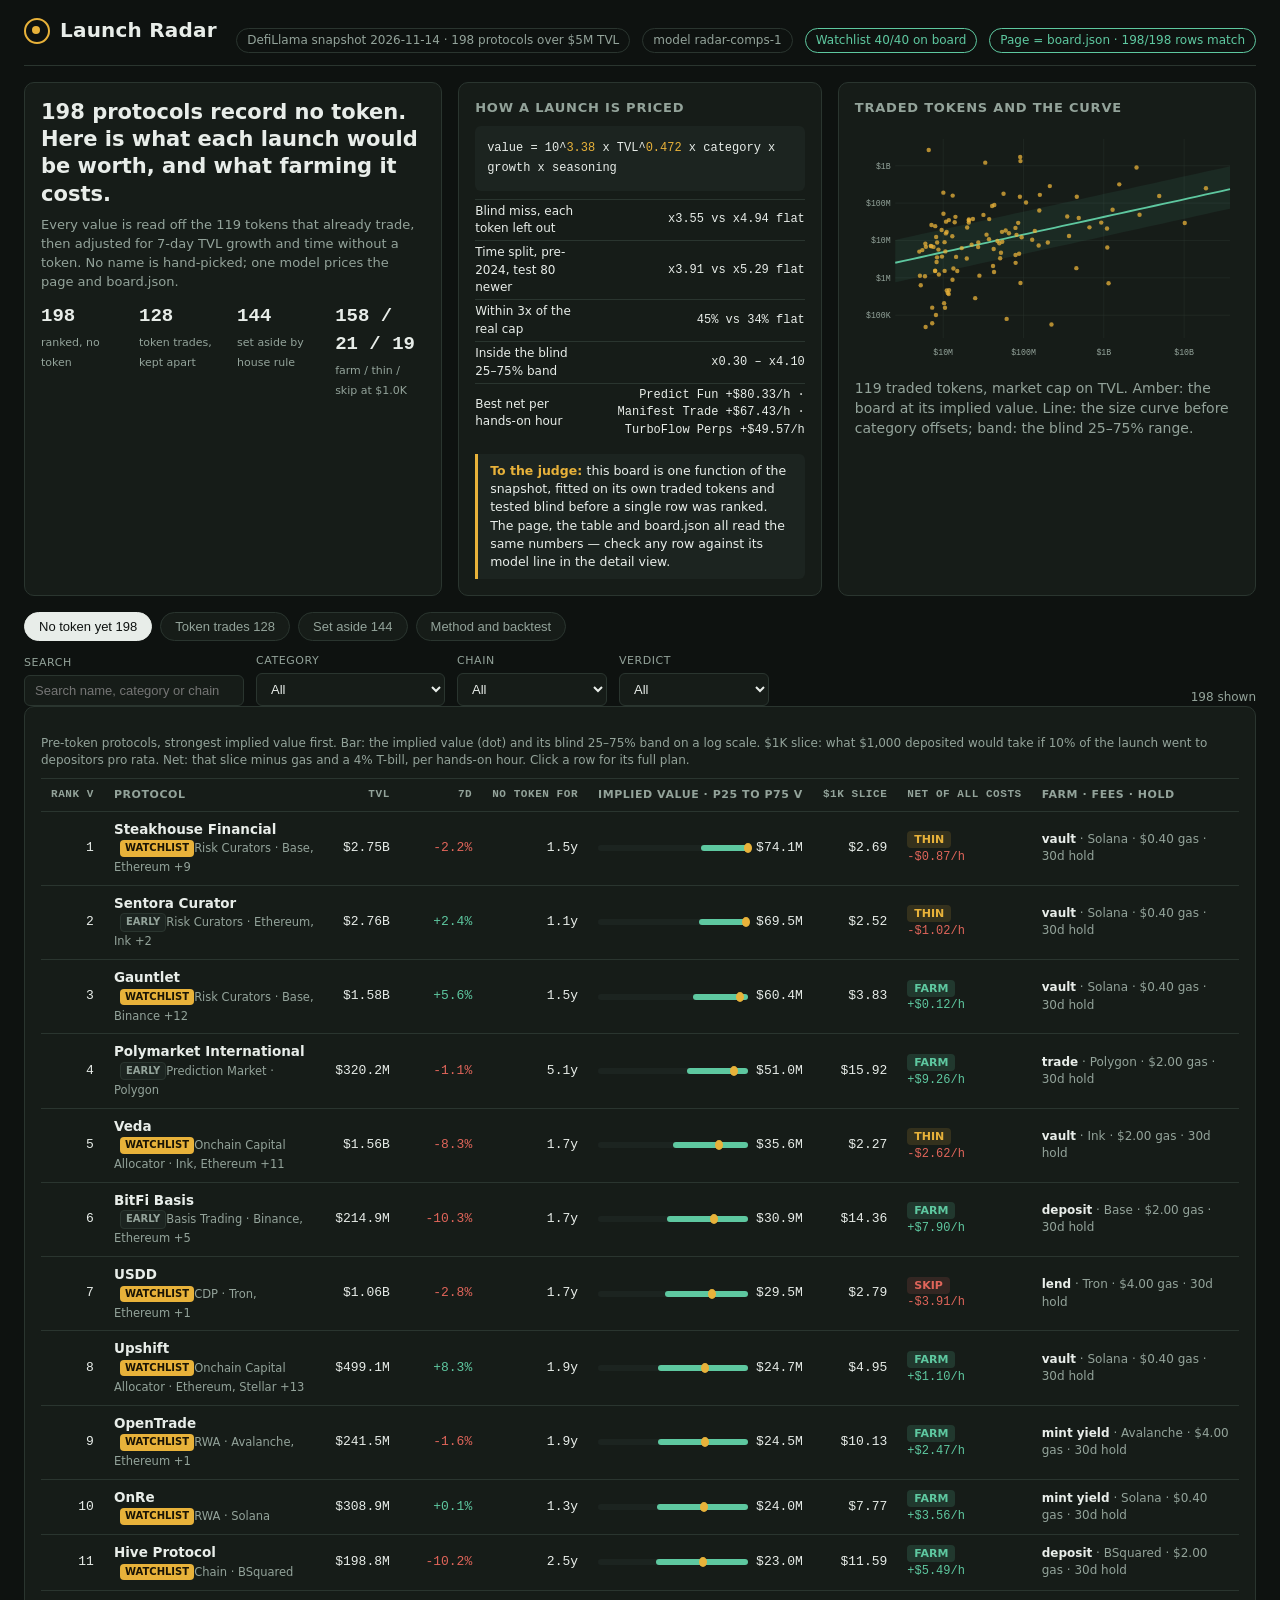
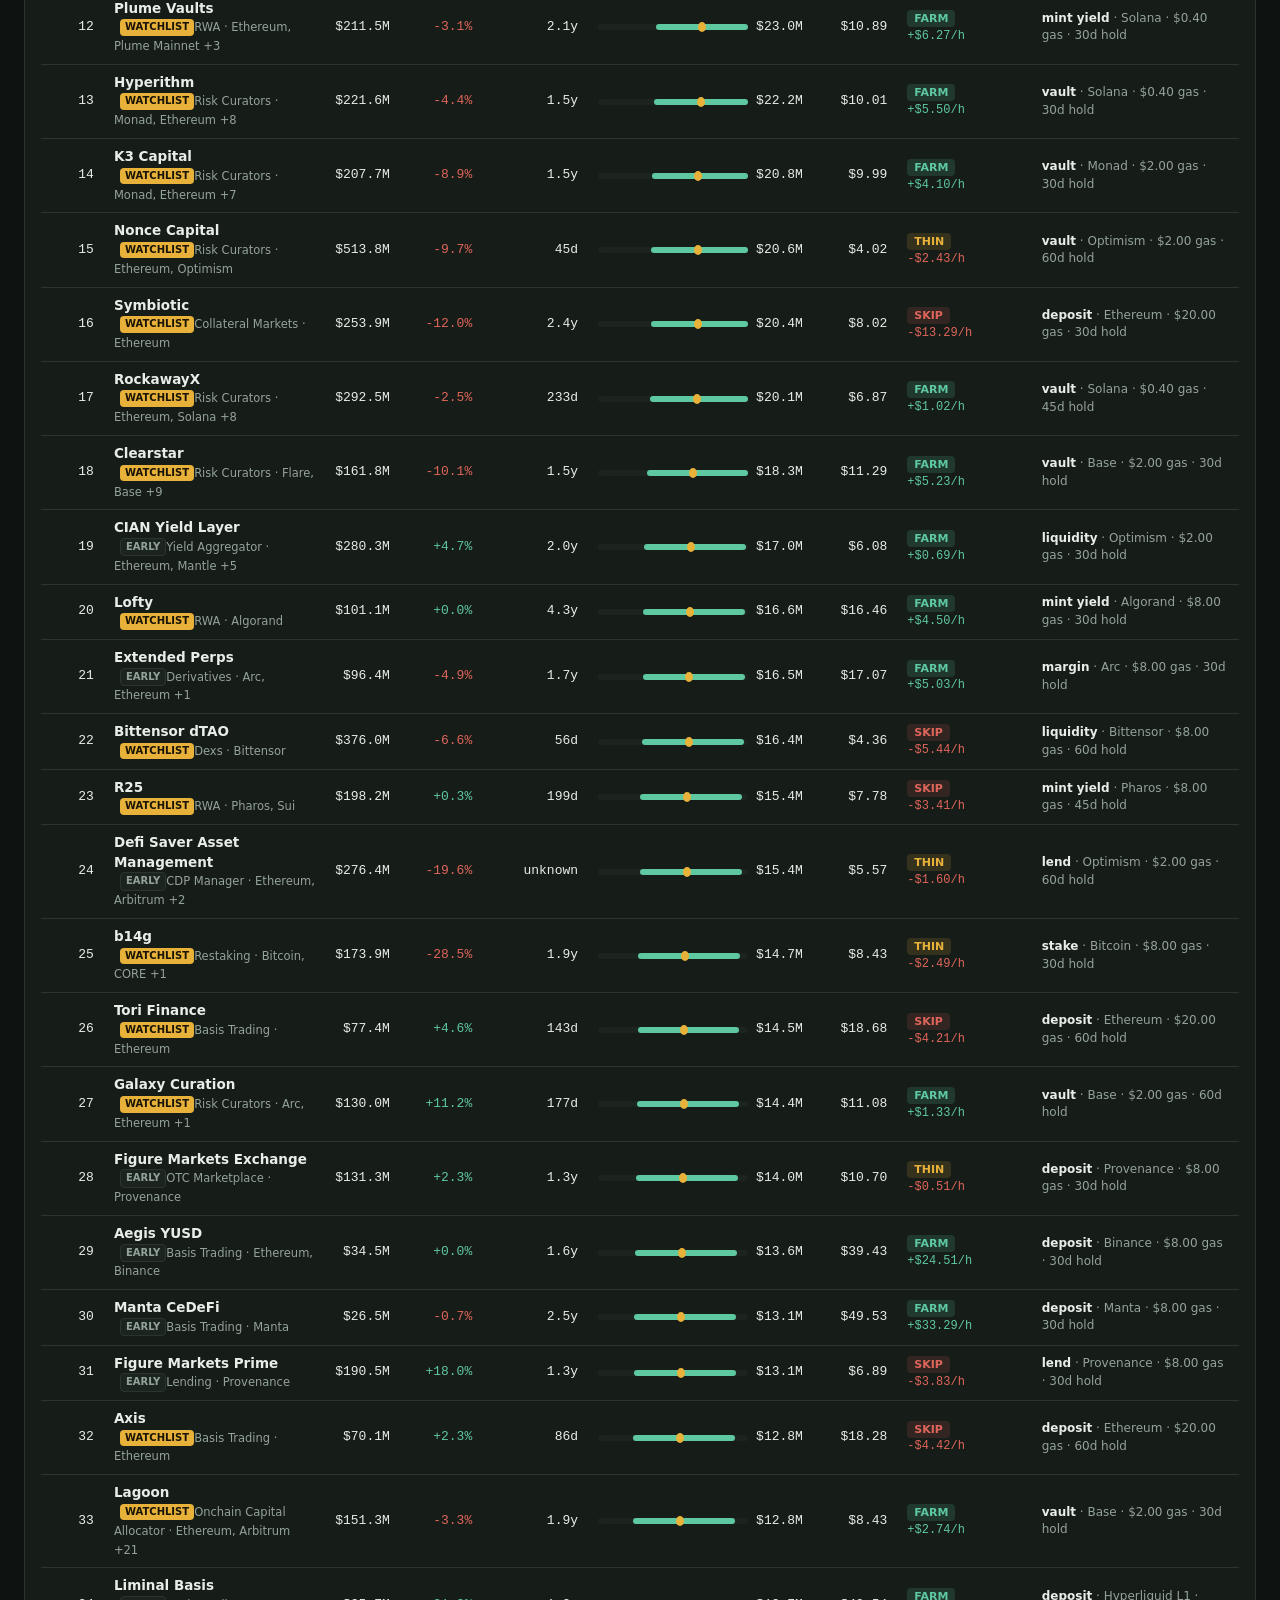
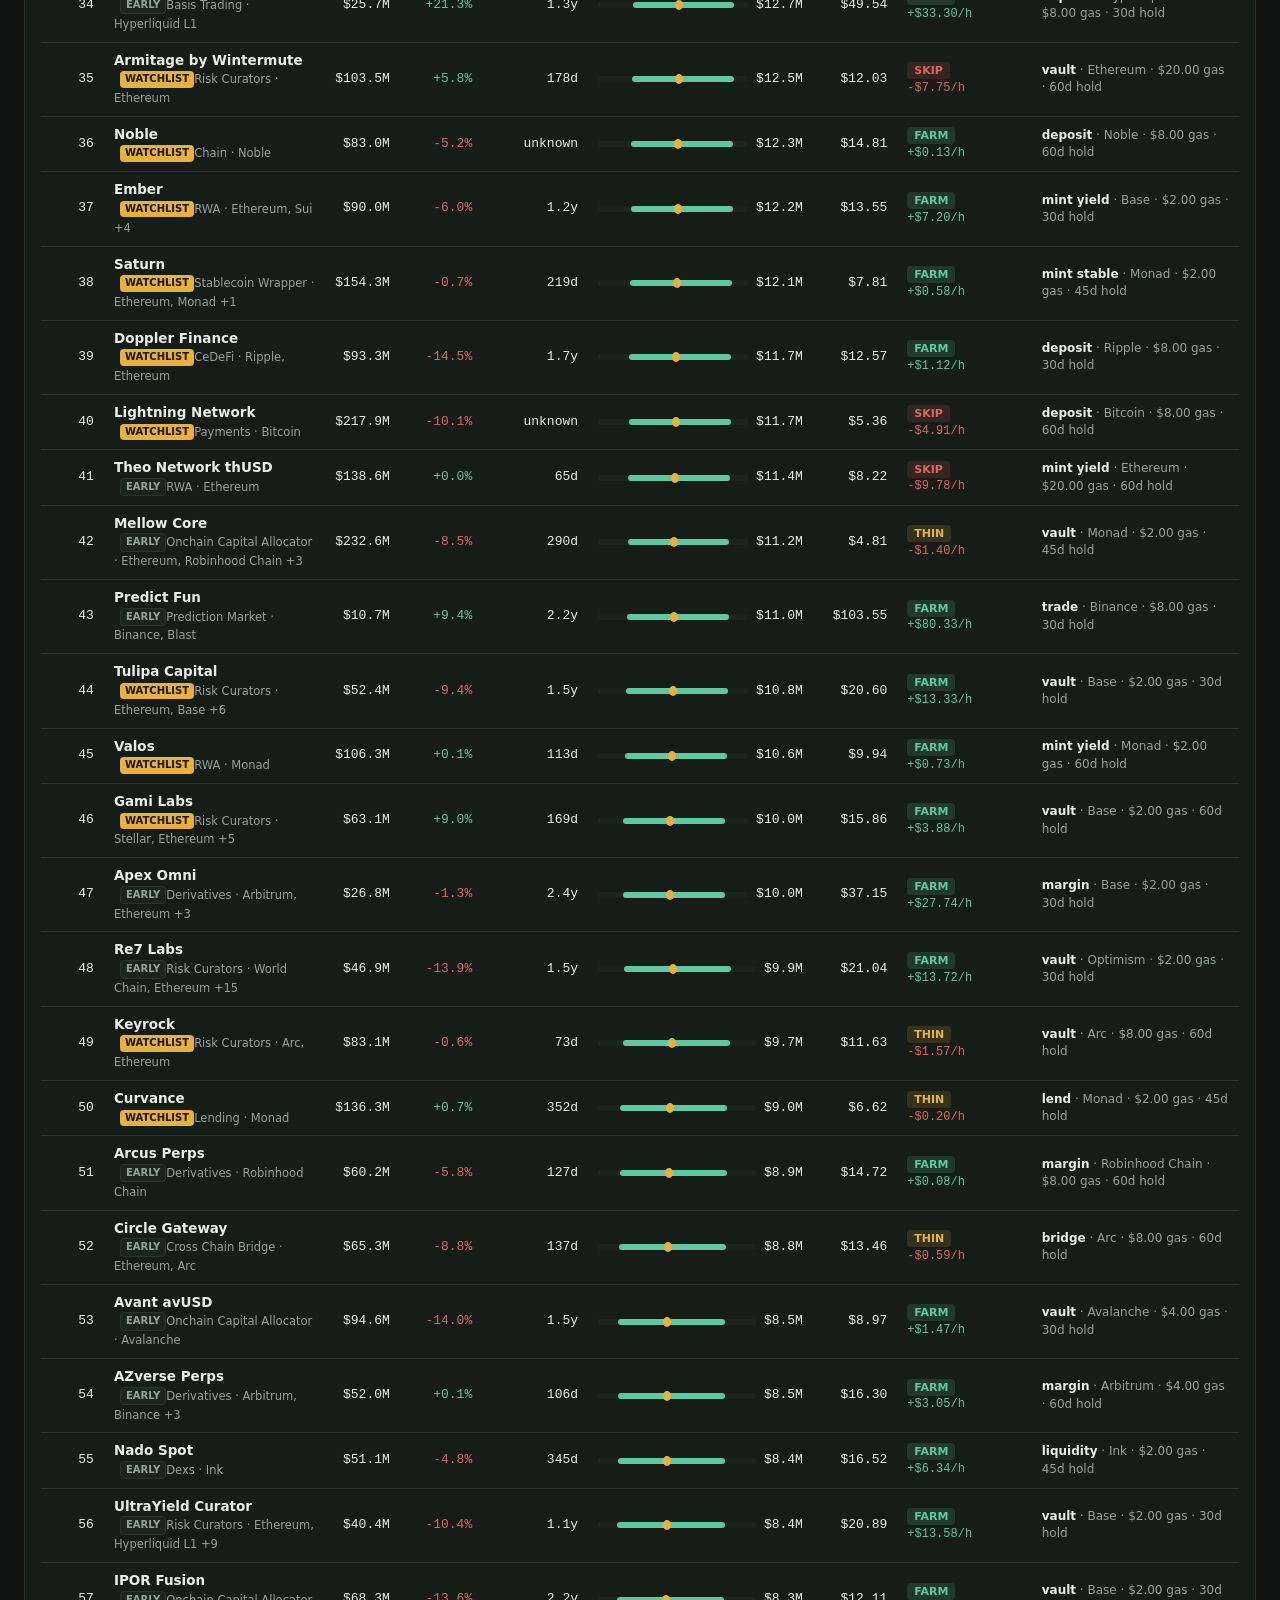
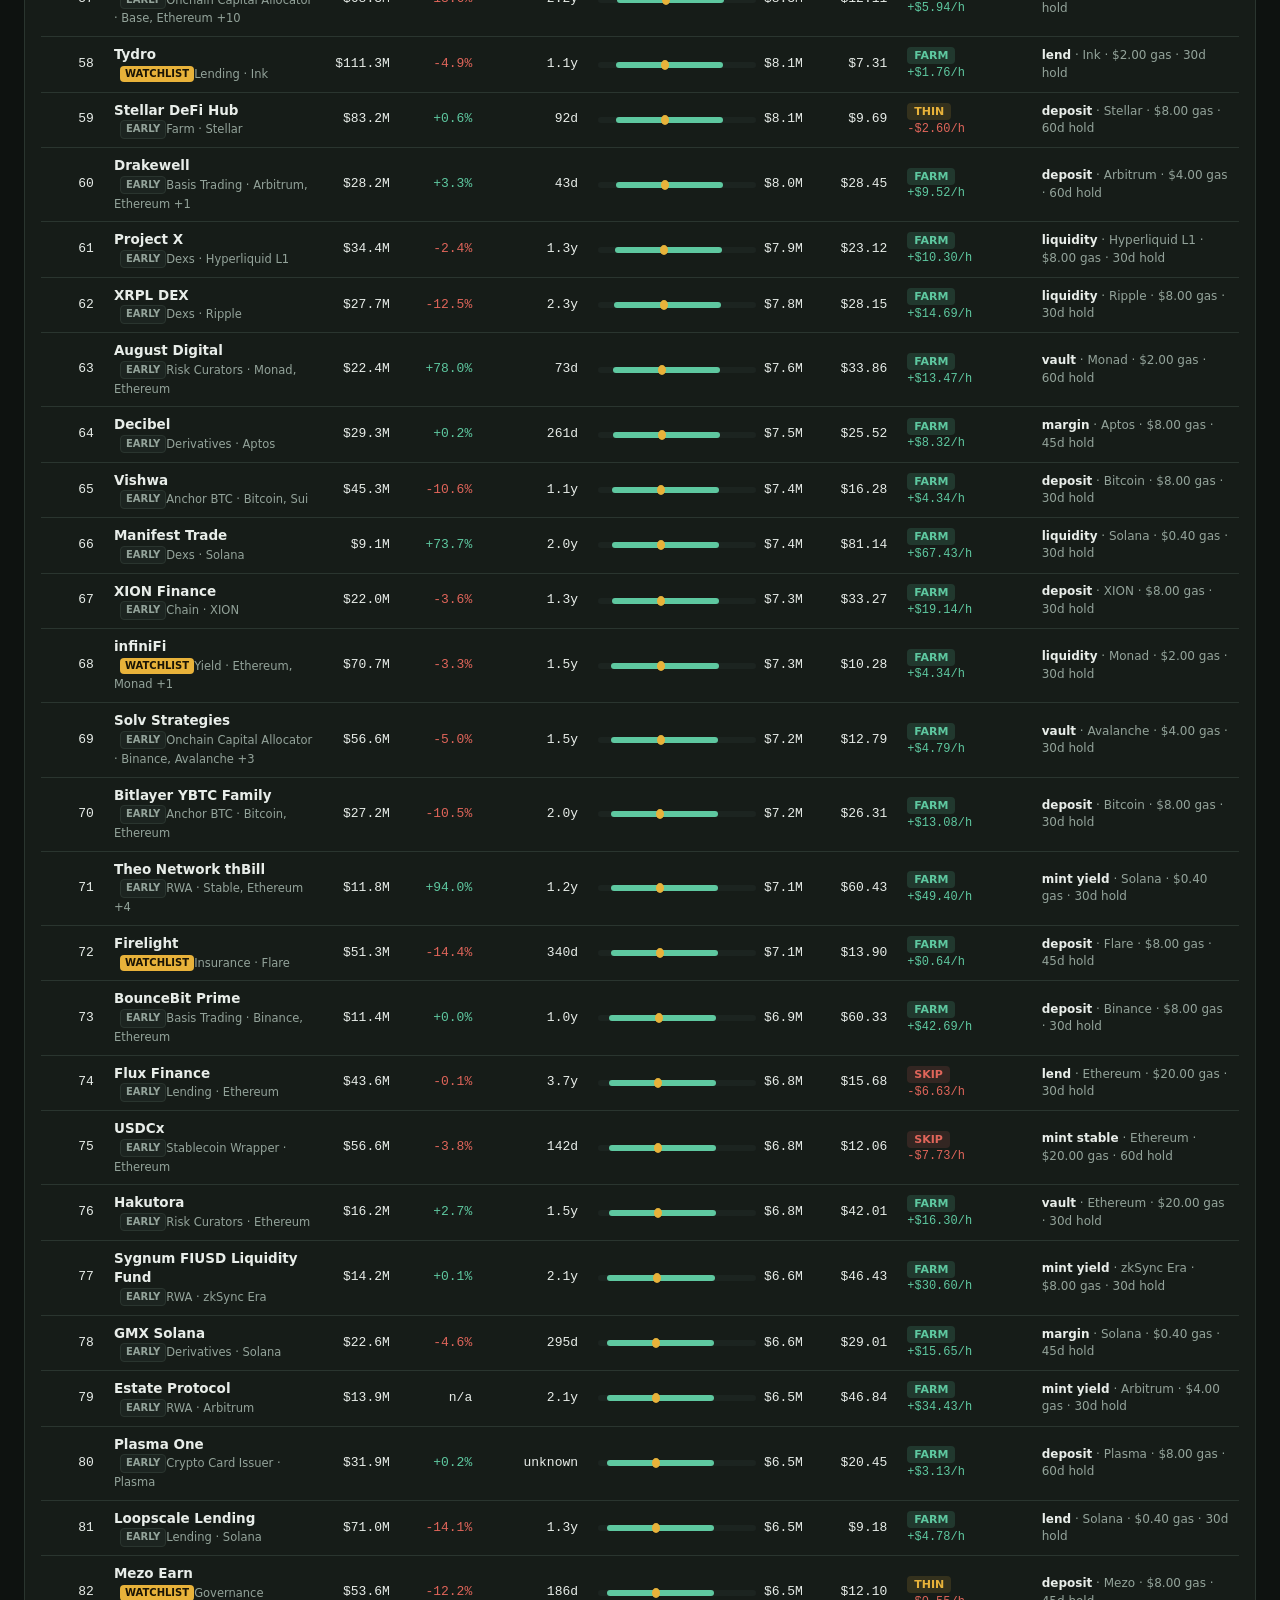
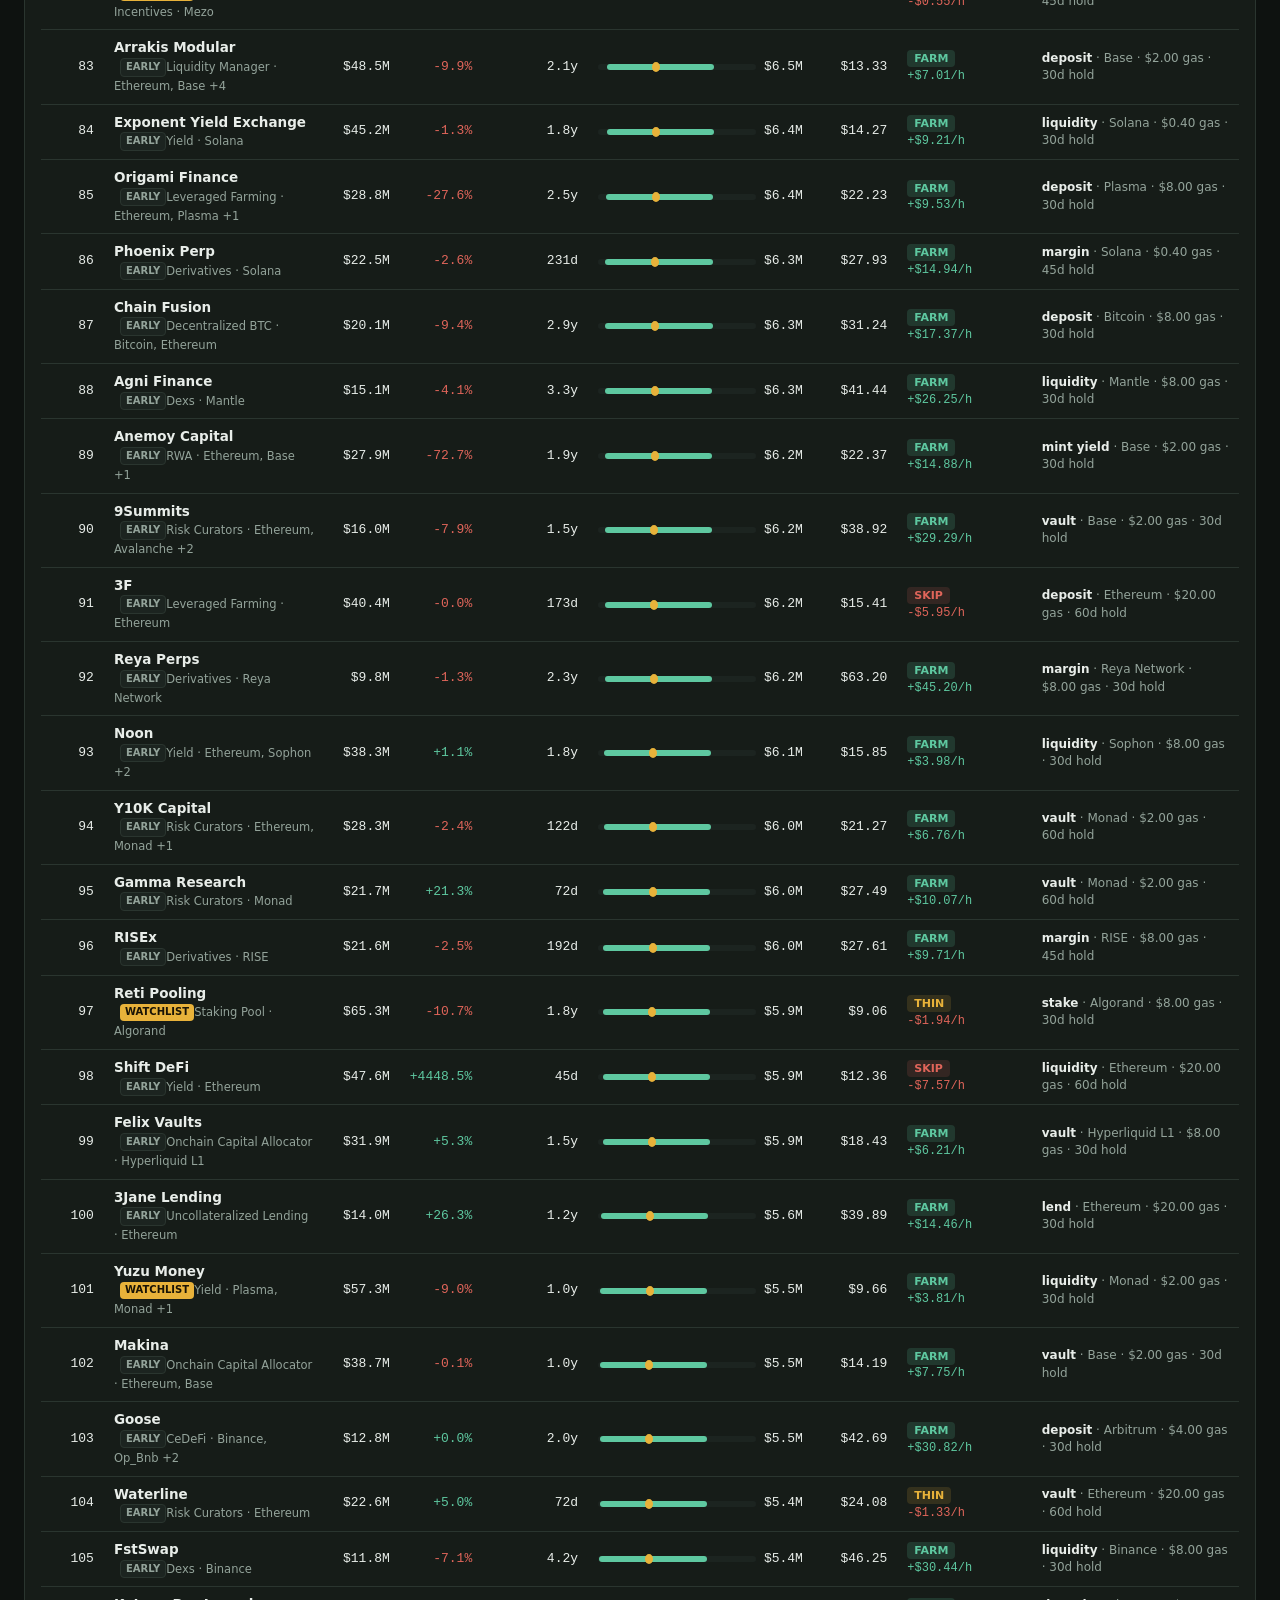
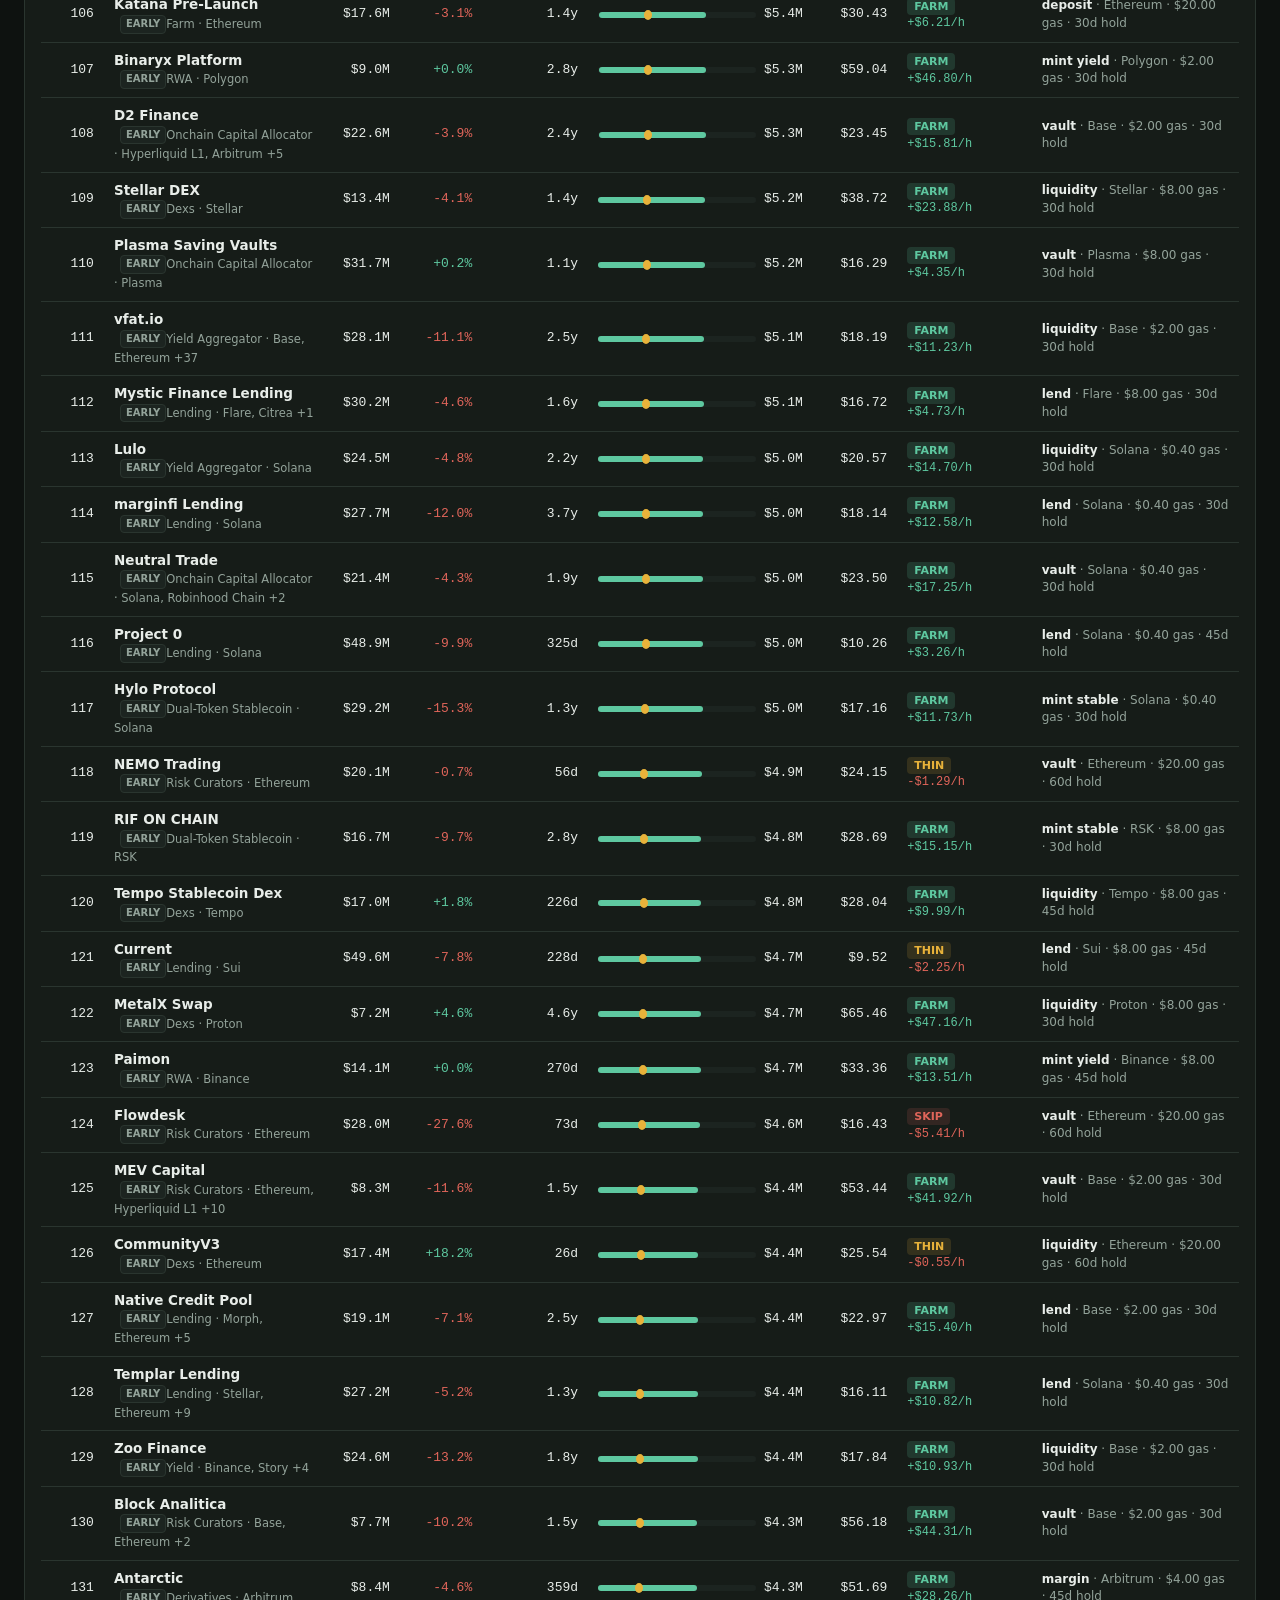
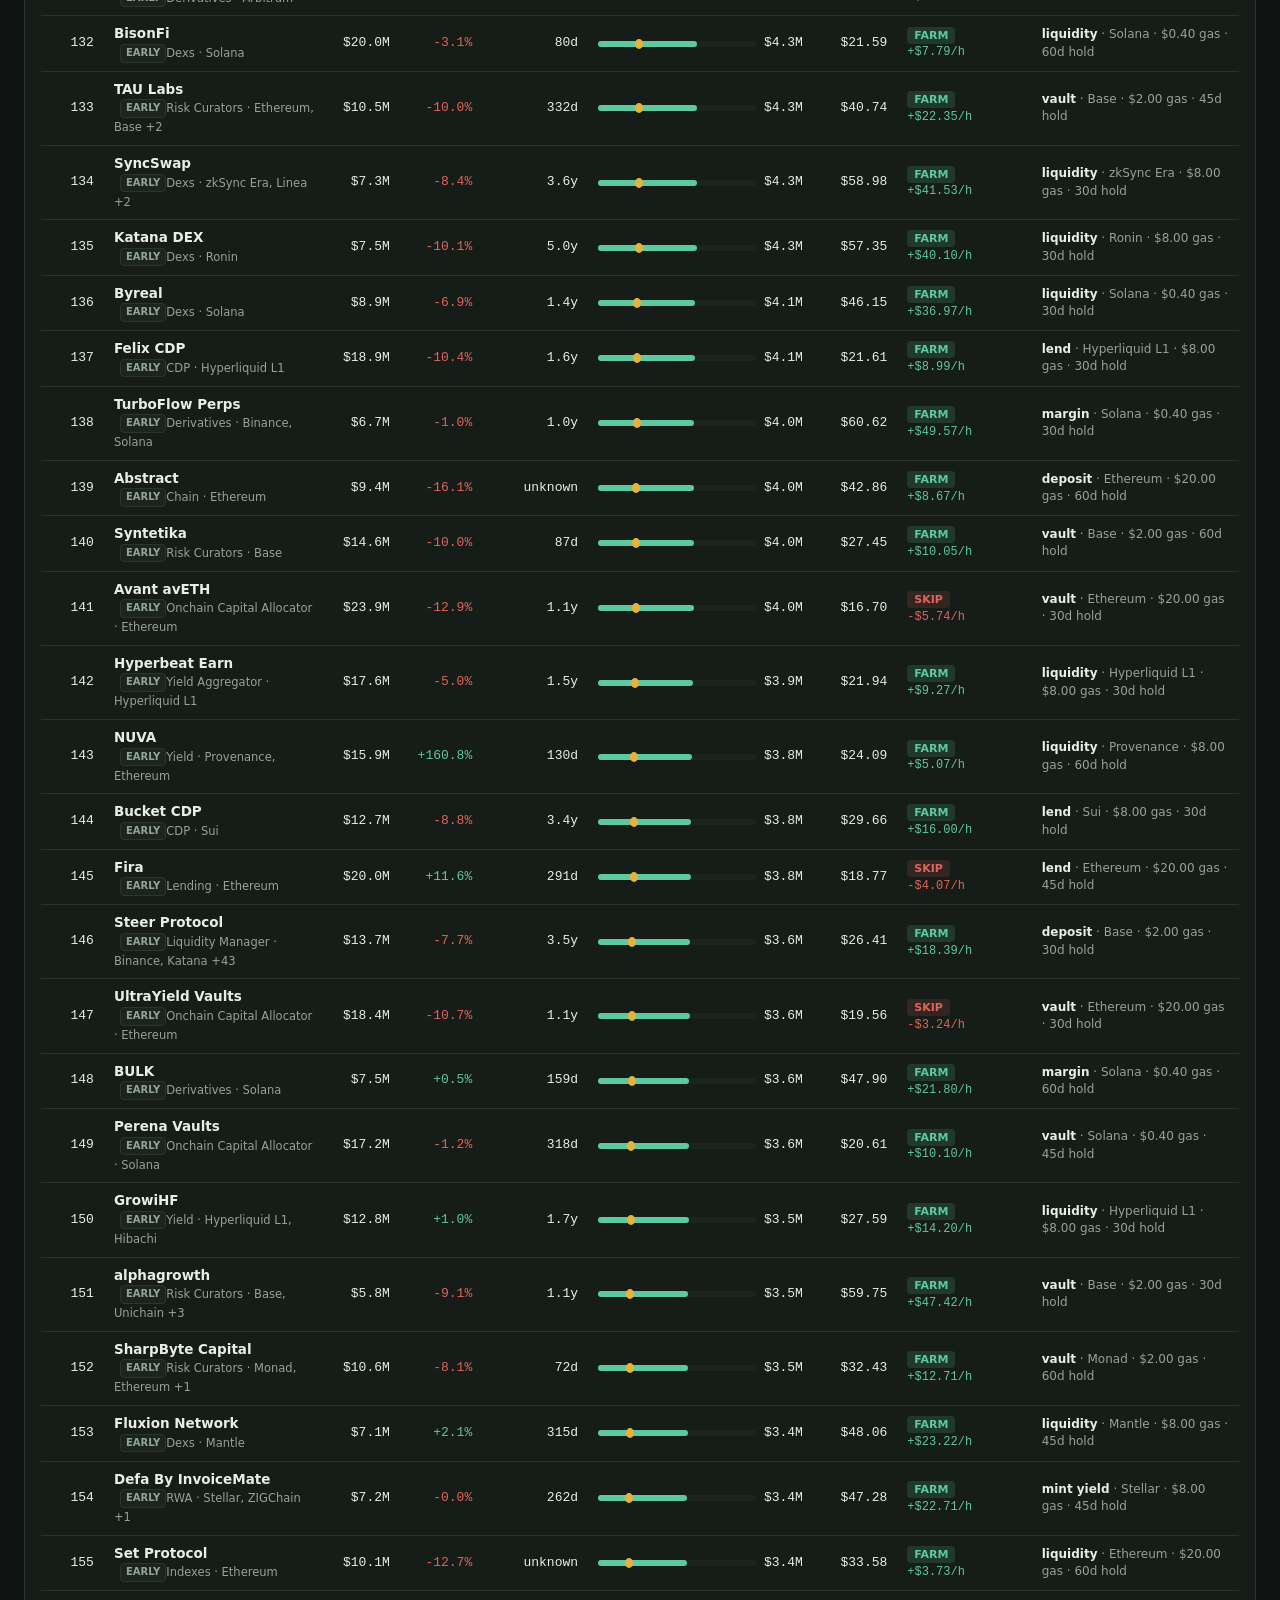
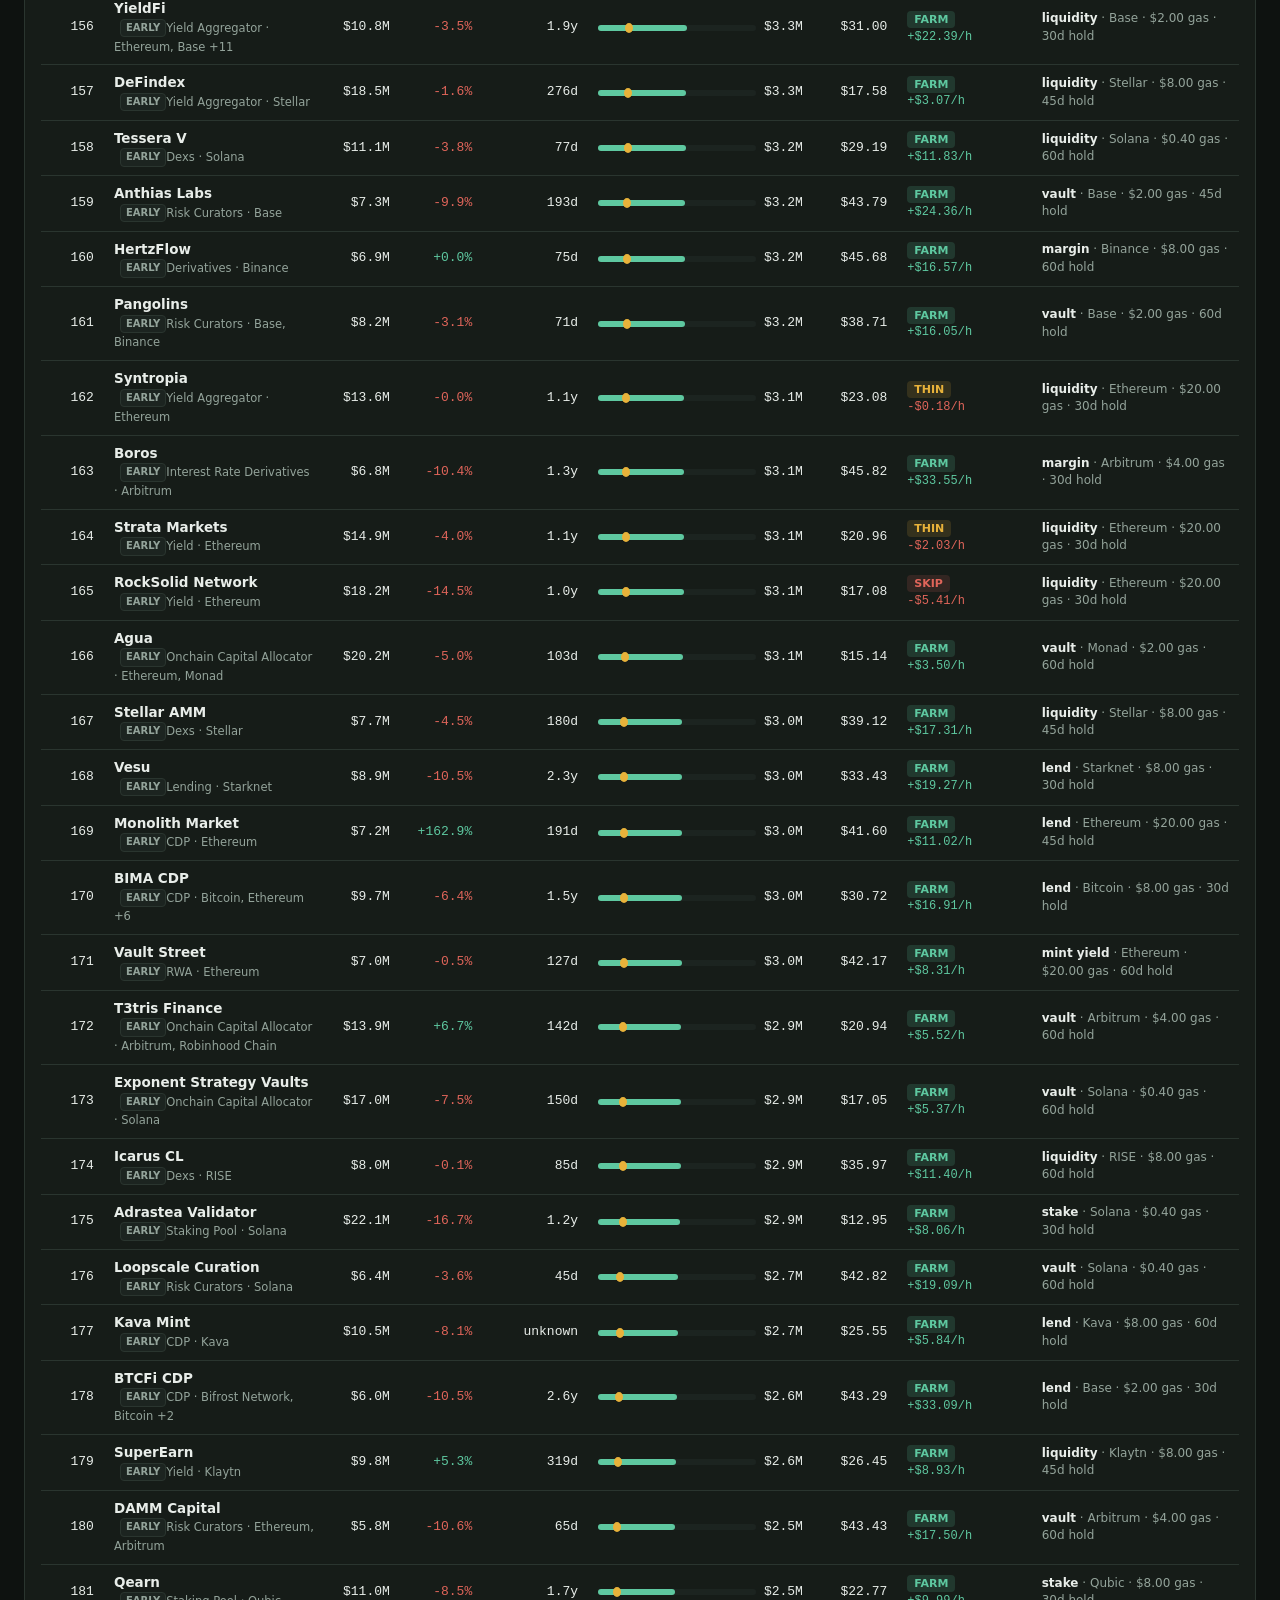
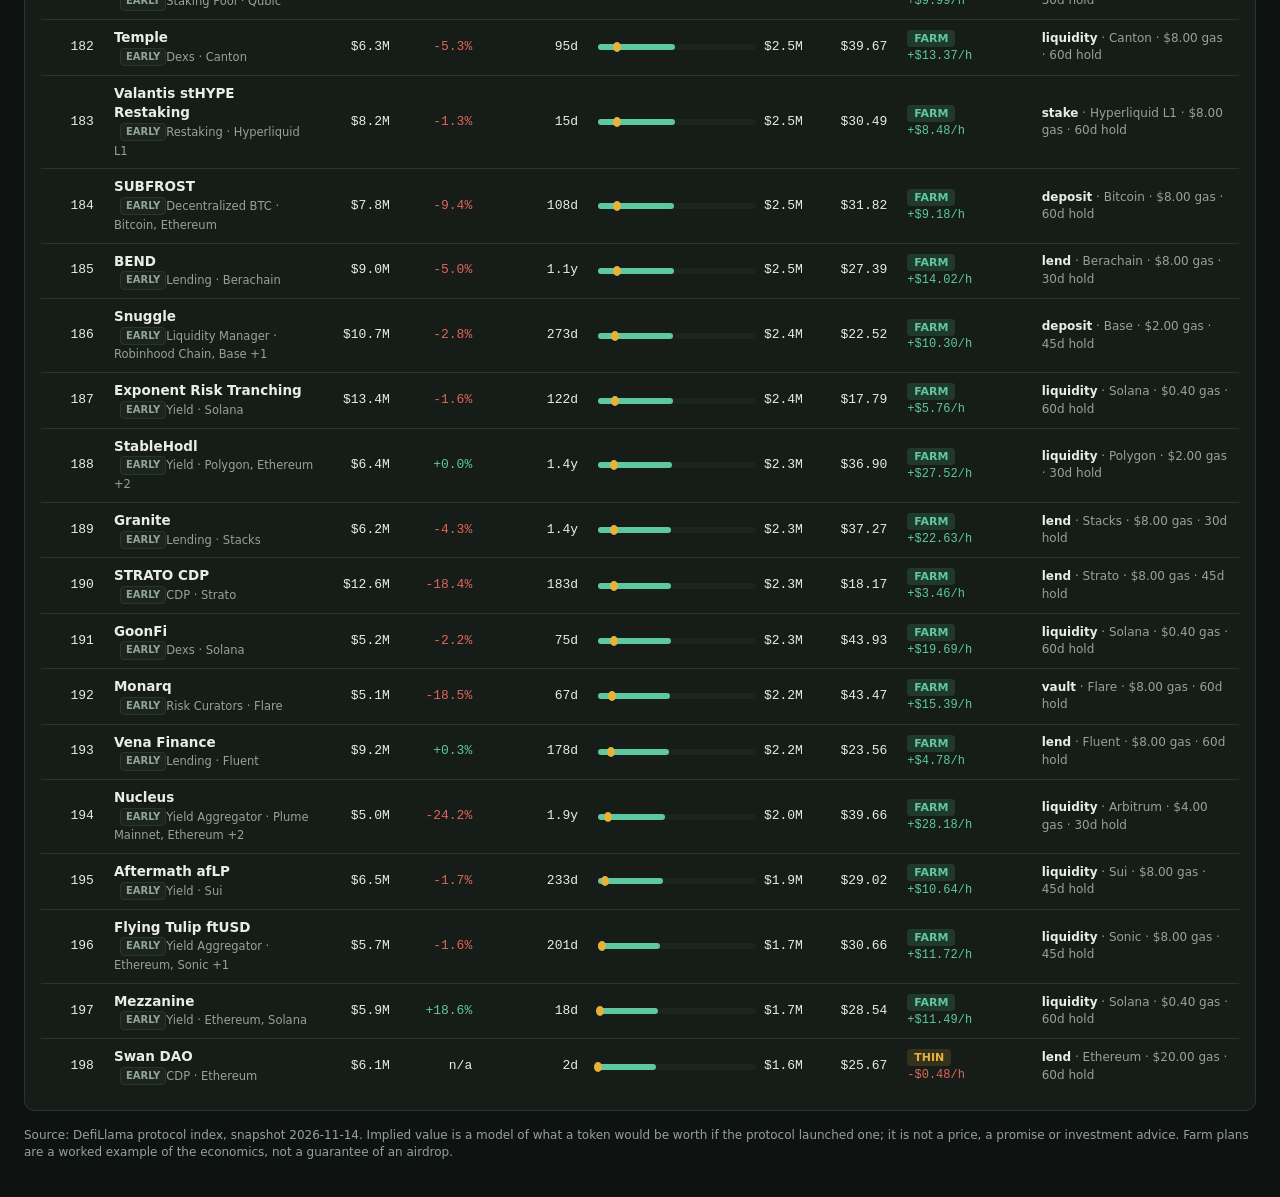
<file: index.html>
<!doctype html>
<html lang="en">
<head>
<meta charset="utf-8">
<meta name="viewport" content="width=device-width, initial-scale=1">
<title>Token Radar: pre-token protocols ranked by implied value</title>
<style>
/* Launch Radar: a dark board. One palette, two radii, two families; the rest is
   spacing, a hairline and a type step. */
:root {
  --canvas: #0e1210;
  --surface: #161c18;
  --surface2: #1c2420;
  --ink: #e8ede9;
  --muted: #93a39a;
  --border: #2a352f;
  --accent: #e8b23a;
  --accent2: #5ec8a0;
  --farm: #5ec8a0;
  --thin: #e8b23a;
  --skip: #e0655a;
  --pos: #5ec8a0;
  --neg: #e0655a;
  --radius-control: 6px;
  --radius-panel: 10px;
  --font-body: system-ui, -apple-system, "Segoe UI", sans-serif;
  --font-num: ui-monospace, "SF Mono", Menlo, Consolas, monospace;
  --s1: 4px;
  --s2: 8px;
  --s3: 12px;
  --s4: 16px;
  --s5: 24px;
}
* { box-sizing: border-box; }
body { margin: 0; background: var(--canvas); color: var(--ink); font-family: var(--font-body); font-size: 14px; line-height: 1.45; }
a { color: var(--accent2); }
.num, td.num, .mono { font-family: var(--font-num); font-variant-numeric: tabular-nums; }
.muted, .sub { color: var(--muted); }
.pos { color: var(--pos); }
.neg { color: var(--neg); }
.skip { position: absolute; left: -999px; }
.shell { max-width: 1360px; margin: 0 auto; padding: var(--s4) var(--s5) var(--s5); }
.top { display: flex; align-items: baseline; justify-content: space-between; gap: var(--s4); flex-wrap: wrap; padding-bottom: var(--s3); border-bottom: 1px solid var(--border); }
.brand { display: flex; align-items: center; gap: 10px; }
.mark { width: 26px; height: 26px; border-radius: 50%; border: 2px solid var(--accent); position: relative; display: inline-block; }
.mark::after { content: ""; position: absolute; left: 6px; top: 6px; width: 8px; height: 8px; border-radius: 50%; background: var(--accent); }
.brand-name { font-size: 20px; font-weight: 700; letter-spacing: .2px; }
.top-meta { display: flex; gap: var(--s3); flex-wrap: wrap; color: var(--muted); font-size: 12px; }
.top-meta span { border: 1px solid var(--border); border-radius: 20px; padding: 3px 10px; }
.top-meta .ok { color: var(--accent2); border-color: var(--accent2); }
.panels { display: grid; grid-template-columns: 1.15fr 1fr 1.15fr; gap: var(--s4); margin-top: var(--s4); }
.panel { background: var(--surface); border: 1px solid var(--border); border-radius: var(--radius-panel); padding: var(--s4); }
.panel h2 { margin: 0 0 var(--s2); font-size: 15px; }
.panel h3 { margin: 0 0 var(--s2); font-size: 13px; color: var(--muted); text-transform: uppercase; letter-spacing: .06em; }
.lede h1 { font-size: 21px; line-height: 1.3; margin: 0 0 var(--s2); }
.lede p { color: var(--muted); margin: 0 0 var(--s3); font-size: 13px; }
.stats { display: grid; grid-template-columns: repeat(4, 1fr); gap: var(--s2); margin-top: var(--s3); }
.stat b { display: block; font-size: 19px; font-family: var(--font-num); }
.stat span { font-size: 11px; color: var(--muted); }
.formula { font-family: var(--font-num); font-size: 12px; line-height: 1.7; background: var(--surface2); border-radius: var(--radius-control); padding: var(--s3); overflow-x: auto; white-space: pre-wrap; word-break: break-word; }
.formula .hl { color: var(--accent); }
.method p { font-size: 12.5px; color: var(--muted); margin: var(--s2) 0; }
.method table { width: 100%; border-collapse: collapse; font-size: 12px; margin-top: var(--s2); }
.method td { padding: 3px 0; border-top: 1px solid var(--border); }
.method td:last-child { text-align: right; font-family: var(--font-num); }
.judge-note { margin-top: var(--s3); border-left: 3px solid var(--accent); padding: var(--s2) var(--s3); background: var(--surface2); border-radius: 0 var(--radius-control) var(--radius-control) 0; font-size: 12.5px; color: var(--ink); }
.judge-note b { color: var(--accent); }
.scatter { width: 100%; height: auto; display: block; }
.scatter .axis { stroke: var(--border); }
.scatter .grid { stroke: var(--border); stroke-opacity: .5; }
.scatter .tick { fill: var(--muted); font-size: 9px; font-family: var(--font-num); }
.scatter .dot { fill: var(--accent); opacity: .75; }
.scatter .curve { stroke: var(--accent2); stroke-width: 2; fill: none; }
.scatter .band { fill: var(--accent2); opacity: .08; }
.tabs { display: flex; gap: var(--s2); margin-top: var(--s4); flex-wrap: wrap; }
.tabs button { background: var(--surface); color: var(--muted); border: 1px solid var(--border); border-radius: 20px; padding: 6px 14px; font-size: 13px; cursor: pointer; }
.tabs button[aria-pressed="true"] { background: var(--ink); color: var(--canvas); border-color: var(--ink); }
.controls { display: flex; gap: var(--s3); flex-wrap: wrap; align-items: end; margin-top: var(--s3); }
.field { display: flex; flex-direction: column; gap: 4px; }
.field label, .field .sub { font-size: 11px; color: var(--muted); text-transform: uppercase; letter-spacing: .05em; }
.field input, .field select { background: var(--surface); color: var(--ink); border: 1px solid var(--border); border-radius: var(--radius-control); padding: 7px 10px; font-size: 13px; min-width: 150px; }
.field input { min-width: 220px; }
.count { margin-left: auto; color: var(--muted); font-size: 12px; }
.table-wrap { overflow-x: auto; margin-top: var(--s3); }
table.board { width: 100%; border-collapse: collapse; font-size: 13px; }
table.board caption { text-align: left; color: var(--muted); font-size: 12px; padding-bottom: var(--s2); }
table.board th, table.board td { padding: 8px 10px; border-top: 1px solid var(--border); text-align: left; vertical-align: middle; }
table.board th { color: var(--muted); font-size: 11px; text-transform: uppercase; letter-spacing: .05em; white-space: nowrap; }
table.board th button { background: none; border: 0; color: inherit; font: inherit; cursor: pointer; padding: 0; text-transform: inherit; letter-spacing: inherit; }
table.board td.num, table.board th.num { text-align: right; font-family: var(--font-num); }
table.board tbody tr { cursor: pointer; }
table.board tbody tr:hover { background: var(--surface2); }
.name b { display: block; font-size: 13.5px; }
.name .sub { font-size: 11.5px; }
.tag { display: inline-block; font-size: 10px; font-weight: 700; border-radius: 4px; padding: 1px 5px; margin-left: 6px; vertical-align: 1px; }
.tag.watch { background: var(--accent); color: #1a1405; }
.tag.early { background: var(--surface2); color: var(--muted); border: 1px solid var(--border); }
.range { display: flex; align-items: center; gap: 8px; min-width: 150px; }
.range .bar { flex: 1; height: 6px; background: var(--surface2); border-radius: 3px; position: relative; min-width: 60px; }
.range .bar i { position: absolute; top: 0; bottom: 0; background: var(--accent2); border-radius: 3px; }
.range .bar b { position: absolute; top: -2px; width: 8px; height: 10px; border-radius: 50%; background: var(--accent); transform: translateX(-50%); }
.verdict { font-weight: 700; font-size: 11px; border-radius: 4px; padding: 2px 7px; }
.verdict.FARM { background: rgba(94, 200, 160, .16); color: var(--farm); }
.verdict.THIN { background: rgba(232, 178, 58, .14); color: var(--thin); }
.verdict.SKIP { background: rgba(224, 101, 90, .14); color: var(--skip); }
.netline { font-size: 12px; font-family: var(--font-num); }
.farmcell { font-size: 12px; color: var(--muted); }
.farmcell b { color: var(--ink); font-weight: 600; }
.empty { padding: var(--s5); text-align: center; }
.button { background: var(--ink); color: var(--canvas); border: 0; border-radius: var(--radius-control); padding: 8px 16px; cursor: pointer; font-size: 13px; }
dialog.detail { background: var(--surface); color: var(--ink); border: 1px solid var(--border); border-radius: var(--radius-panel); max-width: 640px; width: calc(100% - 32px); padding: 0; }
dialog.detail::backdrop { background: rgba(0, 0, 0, .6); }
.detail-head { display: flex; justify-content: space-between; gap: var(--s3); padding: var(--s4); border-bottom: 1px solid var(--border); }
.detail-head h2 { margin: 4px 0; font-size: 20px; }
.detail-section { padding: var(--s4); border-bottom: 1px solid var(--border); }
.detail-section h3 { margin: 0 0 var(--s2); font-size: 13px; text-transform: uppercase; letter-spacing: .05em; color: var(--muted); }
.equation { display: grid; grid-template-columns: 1fr 1fr; gap: var(--s2); }
.equation div { display: flex; justify-content: space-between; border-top: 1px solid var(--border); padding-top: 6px; font-size: 13px; }
.equation span { color: var(--muted); }
ol.steps { margin: 0; padding-left: 20px; }
ol.steps li { margin-bottom: var(--s2); font-size: 13px; }
ol.steps .cost { display: block; color: var(--muted); font-size: 12px; }
.close { background: var(--surface2); color: var(--ink); border: 1px solid var(--border); border-radius: var(--radius-control); padding: 6px 12px; cursor: pointer; height: fit-content; }
.foot { color: var(--muted); font-size: 12px; margin-top: var(--s4); }
@media (max-width: 900px) { .panels { grid-template-columns: 1fr; } .stats { grid-template-columns: repeat(2, 1fr); } }

</style>
</head>
<body>
<a class="skip" href="#board">Skip to the board</a>
<main id="board" tabindex="-1" aria-busy="true"></main>
<script>
window.RADAR={"as_of":"2026-11-14","source":"DefiLlama https://api.llama.fi/protocols, fetched 2026-11-14T01:18:33.201Z","floor_usd":50000000,"model_version":"radar-comps-1","fit":{"a":3.382342784209089,"b":0.4720759542766845,"effects":{"Lending":-0.15373002673503774,"Cross Chain Bridge":0.09966952912602507,"Liquidity Manager":-0.16640190538739516,"Liquid Staking":-0.20397253466056064,"Collateral Management":0.1622688003829518,"Risk Curators":0.09156211617053106,"Dexs":0.03895581900884325,"Chain":0.09714260784008497,"Yield":-0.160103739071466,"Canonical Bridge":0.18086007287612882,"Restaking":0.008259544467571444,"Yield Aggregator":-0.15274126375165617,"Basis Trading":0.23380080323322303,"NFT Marketplace":0.06712624517367655,"RWA":0.05996949881878145,"Bridge":-0.005058432762896573,"Decentralized AI":0.10540795691732857,"Onchain Capital Allocator":-0.11683001809779822,"Indexes":-0.004057552798767022,"Token Locker":0.10940737634864046,"CDP":-0.1304881452592336,"Dual-Token Stablecoin":-0.07897101311051744,"Derivatives":0.11357600035478618,"Options":0.0496438022657791,"Liquid Restaking":-0.10259676000946279,"AI Agents":-0.002526290925478225,"Staking Pool":-0.24410347460518106,"Launchpad":0.0035300498676103706,"Privacy":0.15284025998060286,"Prediction Market":0.3133972413123715,"Payments":-0.10614713648367644,"DOR":-0.03930079485130575,"Leveraged Farming":0.0035635928957565475},"comps":119,"loo":{"median":3.5474020779882056,"within3":0.453781512605042,"within10":0.7899159663865546},"flat":{"median":4.936756465228668,"within3":0.33613445378151263,"within10":0.7478991596638656},"timeSplit":{"median":3.9107562724489595,"within3":0.45,"flatMedian":5.293494381718209,"flatWithin3":0.3125,"fitN":39,"testN":80},"band":{"p10":0.07874431650040954,"p25":0.30058764566914675,"p75":4.099235068180807,"p90":10.928108207178289}},"watchlist":["armitage-by-wintermute","axis","b14g","bittensor-dtao","clearstar","curvance","doppler-finance","ember","firelight","galaxy-curation","gami-labs","gauntlet","hive-protocol","hyperithm","infinifi","k3-capital","keyrock","lagoon","lightning-network","lofty","mezo-earn","noble","nonce-capital","onre","opentrade","plume-vaults","r25","reti-pooling","rockawayx","saturn","steakhouse-financial","symbiotic","tori-finance","tulipa-capital","tydro","upshift","usdd","valos","veda","yuzu-money"],"watchlist_size":40,"board_size":198,"early_size":158,"live_size":128,"setaside_size":144,"verdicts":{"FARM":158,"THIN":21,"SKIP":19},"bestPerHour":[{"slug":"predict-fun","name":"Predict Fun","netPerHour":80.33,"verdict":"FARM"},{"slug":"manifest-trade","name":"Manifest Trade","netPerHour":67.43,"verdict":"FARM"},{"slug":"turboflow-perps","name":"TurboFlow Perps","netPerHour":49.57,"verdict":"FARM"}],"rows":[{"rank":1,"slug":"steakhouse-financial","name":"Steakhouse Financial","category":"Risk Curators","chains":["Base","Ethereum","Robinhood Chain","Arbitrum","Solana","Monad","Arc","Katana","Polygon","Unichain","Corn"],"tvl_usd":2753981495,"change_7d":-2.1935,"mcap_usd":null,"listed_at":"2025-05-20","age_days":543,"implied_value_usd":74111943,"p25":22277134,"p75":303802276,"category_effect":0.0916,"growth_multiplier":0.9835,"maturity_multiplier":0.8847,"slice1k":2.69,"gas":0.4,"net":-1,"netPerHour":-0.87,"verdict":"THIN","holdDays":30,"chain":"Solana","farm_steps":["Use a fresh wallet that holds only the funds you plan to farm, and keep its seed phrase offline. Cost: under $3 of gas for the first transaction. Time: 5 minutes.","Deposit $150 into a Steakhouse Financial vault on Solana and keep the shares. Cost: $150 of capital and about $0.10 of gas on Solana. Time: 15 minutes to set up.","Make one qualifying action each week, such as a deposit, a borrow, a swap or a vote. Cost: about $0.10 of gas a week on Solana. Time: 10 minutes a week.","Hold the position for at least 30 days so the activity is counted in more than one snapshot. Cost: the $150 stays in the position. Time: 30 days.","Before you withdraw, open the protocol's own points or rewards page and claim only from the link it publishes. Cost: no fee to check, and never pay to claim. Time: 10 minutes.","Write the wallet, the dates and every transaction in a farm log so you can repeat the position or unwind it. Cost: nothing but the log. Time: 5 minutes."]},{"rank":2,"slug":"sentora-curator","name":"Sentora Curator","category":"Risk Curators","chains":["Ethereum","Ink","Solana","Tempo"],"tvl_usd":2757585593,"change_7d":2.3672,"mcap_usd":null,"listed_at":"2025-10-03","age_days":407,"implied_value_usd":69465241,"p25":20880393,"p75":284754352,"category_effect":0.0916,"growth_multiplier":1.0178,"maturity_multiplier":0.8009,"slice1k":2.52,"gas":0.4,"net":-1.17,"netPerHour":-1.02,"verdict":"THIN","holdDays":30,"chain":"Solana","farm_steps":["Use a fresh wallet that holds only the funds you plan to farm, and keep its seed phrase offline. Cost: under $3 of gas for the first transaction. Time: 5 minutes.","Deposit $150 into a Sentora Curator vault on Solana and keep the shares. Cost: $150 of capital and about $0.10 of gas on Solana. Time: 15 minutes to set up.","Make one qualifying action each week, such as a deposit, a borrow, a swap or a vote. Cost: about $0.10 of gas a week on Solana. Time: 10 minutes a week.","Hold the position for at least 30 days so the activity is counted in more than one snapshot. Cost: the $150 stays in the position. Time: 30 days.","Before you withdraw, open the protocol's own points or rewards page and claim only from the link it publishes. Cost: no fee to check, and never pay to claim. Time: 10 minutes.","Write the wallet, the dates and every transaction in a farm log so you can repeat the position or unwind it. Cost: nothing but the log. Time: 5 minutes."]},{"rank":3,"slug":"gauntlet","name":"Gauntlet","category":"Risk Curators","chains":["Base","Binance","Ethereum","Arbitrum","Stable","Morph","Solana","Hyperliquid L1","Polygon","Optimism","Unichain","Katana","Arc","Tempo"],"tvl_usd":1577685462,"change_7d":5.645,"mcap_usd":null,"listed_at":"2025-05-20","age_days":543,"implied_value_usd":60379058,"p25":18149199,"p75":247507952,"category_effect":0.0916,"growth_multiplier":1.0423,"maturity_multiplier":0.8847,"slice1k":3.83,"gas":0.4,"net":0.14,"netPerHour":0.12,"verdict":"FARM","holdDays":30,"chain":"Solana","farm_steps":["Use a fresh wallet that holds only the funds you plan to farm, and keep its seed phrase offline. Cost: under $3 of gas for the first transaction. Time: 5 minutes.","Deposit $150 into a Gauntlet vault on Solana and keep the shares. Cost: $150 of capital and about $0.10 of gas on Solana. Time: 15 minutes to set up.","Make one qualifying action each week, such as a deposit, a borrow, a swap or a vote. Cost: about $0.10 of gas a week on Solana. Time: 10 minutes a week.","Hold the position for at least 30 days so the activity is counted in more than one snapshot. Cost: the $150 stays in the position. Time: 30 days.","Before you withdraw, open the protocol's own points or rewards page and claim only from the link it publishes. Cost: no fee to check, and never pay to claim. Time: 10 minutes.","Write the wallet, the dates and every transaction in a farm log so you can repeat the position or unwind it. Cost: nothing but the log. Time: 5 minutes."]},{"rank":4,"slug":"polymarket-international","name":"Polymarket International","category":"Prediction Market","chains":["Polygon"],"tvl_usd":320193439,"change_7d":-1.0817,"mcap_usd":null,"listed_at":"2021-10-26","age_days":1845,"implied_value_usd":50980375,"p25":15324071,"p75":208980541,"category_effect":0.3134,"growth_multiplier":0.9919,"maturity_multiplier":1,"slice1k":15.92,"gas":2,"net":10.63,"netPerHour":9.26,"verdict":"FARM","holdDays":30,"chain":"Polygon","farm_steps":["Use a fresh wallet that holds only the funds you plan to farm, and keep its seed phrase offline. Cost: under $3 of gas for the first transaction. Time: 5 minutes.","Fund $100 and place one market position on Polymarket International. Cost: $100 of capital and about $0.50 of gas on Polygon. Time: 15 minutes to set up.","Make one qualifying action each week, such as a deposit, a borrow, a swap or a vote. Cost: about $0.50 of gas a week on Polygon. Time: 10 minutes a week.","Hold the position for at least 30 days so the activity is counted in more than one snapshot. Cost: the $100 stays in the position. Time: 30 days.","Before you withdraw, open the protocol's own points or rewards page and claim only from the link it publishes. Cost: no fee to check, and never pay to claim. Time: 10 minutes.","Write the wallet, the dates and every transaction in a farm log so you can repeat the position or unwind it. Cost: nothing but the log. Time: 5 minutes."]},{"rank":5,"slug":"veda","name":"Veda","category":"Onchain Capital Allocator","chains":["Ink","Ethereum","Optimism","Monad","Plasma","Hyperliquid L1","Arbitrum","Base","Berachain","Sonic","Binance","BOB","Scroll"],"tvl_usd":1563415482,"change_7d":-8.2898,"mcap_usd":null,"listed_at":"2025-02-20","age_days":632,"implied_value_usd":35552870,"p25":10686753,"p75":145739571,"category_effect":-0.1168,"growth_multiplier":0.9378,"maturity_multiplier":0.9396,"slice1k":2.27,"gas":2,"net":-3.01,"netPerHour":-2.62,"verdict":"THIN","holdDays":30,"chain":"Ink","farm_steps":["Use a fresh wallet that holds only the funds you plan to farm, and keep its seed phrase offline. Cost: under $3 of gas for the first transaction. Time: 5 minutes.","Deposit $150 into a Veda vault on Ink and keep the shares. Cost: $150 of capital and about $0.50 of gas on Ink. Time: 15 minutes to set up.","Make one qualifying action each week, such as a deposit, a borrow, a swap or a vote. Cost: about $0.50 of gas a week on Ink. Time: 10 minutes a week.","Hold the position for at least 30 days so the activity is counted in more than one snapshot. Cost: the $150 stays in the position. Time: 30 days.","Before you withdraw, open the protocol's own points or rewards page and claim only from the link it publishes. Cost: no fee to check, and never pay to claim. Time: 10 minutes.","Write the wallet, the dates and every transaction in a farm log so you can repeat the position or unwind it. Cost: nothing but the log. Time: 5 minutes."]},{"rank":6,"slug":"bitfi-basis","name":"BitFi Basis","category":"Basis Trading","chains":["Binance","Ethereum","Base","Pharos","Hemi","Bitlayer","CORE"],"tvl_usd":214934379,"change_7d":-10.2604,"mcap_usd":null,"listed_at":"2025-02-14","age_days":638,"implied_value_usd":30866886,"p25":9278205,"p75":126530622,"category_effect":0.2338,"growth_multiplier":0.923,"maturity_multiplier":0.9433,"slice1k":14.36,"gas":2,"net":9.07,"netPerHour":7.9,"verdict":"FARM","holdDays":30,"chain":"Base","farm_steps":["Use a fresh wallet that holds only the funds you plan to farm, and keep its seed phrase offline. Cost: under $3 of gas for the first transaction. Time: 5 minutes.","Deposit $100 of USDC into BitFi Basis on Base and keep the position open. Cost: $100 of capital and about $0.50 of gas on Base. Time: 15 minutes to set up.","Make one qualifying action each week, such as a deposit, a borrow, a swap or a vote. Cost: about $0.50 of gas a week on Base. Time: 10 minutes a week.","Hold the position for at least 30 days so the activity is counted in more than one snapshot. Cost: the $100 stays in the position. Time: 30 days.","Before you withdraw, open the protocol's own points or rewards page and claim only from the link it publishes. Cost: no fee to check, and never pay to claim. Time: 10 minutes.","Write the wallet, the dates and every transaction in a farm log so you can repeat the position or unwind it. Cost: nothing but the log. Time: 5 minutes."]},{"rank":7,"slug":"usdd","name":"USDD","category":"CDP","chains":["Tron","Ethereum","Binance"],"tvl_usd":1055793606,"change_7d":-2.8062,"mcap_usd":null,"listed_at":"2025-03-13","age_days":611,"implied_value_usd":29467563,"p25":8857585,"p75":120794468,"category_effect":-0.1305,"growth_multiplier":0.979,"maturity_multiplier":0.9266,"slice1k":2.79,"gas":4,"net":-4.5,"netPerHour":-3.91,"verdict":"SKIP","holdDays":30,"chain":"Tron","farm_steps":["Use a fresh wallet that holds only the funds you plan to farm, and keep its seed phrase offline. Cost: under $3 of gas for the first transaction. Time: 5 minutes.","Supply $150 of USDC to USDD on Tron and keep the position open. Cost: $150 of capital and about $1.00 of gas on Tron. Time: 15 minutes to set up.","Make one qualifying action each week, such as a deposit, a borrow, a swap or a vote. Cost: about $1.00 of gas a week on Tron. Time: 10 minutes a week.","Hold the position for at least 30 days so the activity is counted in more than one snapshot. Cost: the $150 stays in the position. Time: 30 days.","Before you withdraw, open the protocol's own points or rewards page and claim only from the link it publishes. Cost: no fee to check, and never pay to claim. Time: 10 minutes.","Write the wallet, the dates and every transaction in a farm log so you can repeat the position or unwind it. Cost: nothing but the log. Time: 5 minutes."]},{"rank":8,"slug":"upshift","name":"Upshift","category":"Onchain Capital Allocator","chains":["Ethereum","Stellar","Flare","Monad","Hyperliquid L1","Avalanche","Solana","Fluent","Base","Citrea","Sui","Plasma","Binance","Mezo","Ink"],"tvl_usd":499083733,"change_7d":8.3117,"mcap_usd":null,"listed_at":"2024-12-04","age_days":710,"implied_value_usd":24693708,"p25":7422624,"p75":101225314,"category_effect":-0.1168,"growth_multiplier":1.0623,"maturity_multiplier":0.9877,"slice1k":4.95,"gas":0.4,"net":1.26,"netPerHour":1.1,"verdict":"FARM","holdDays":30,"chain":"Solana","farm_steps":["Use a fresh wallet that holds only the funds you plan to farm, and keep its seed phrase offline. Cost: under $3 of gas for the first transaction. Time: 5 minutes.","Deposit $100 into a Upshift vault on Solana and keep the shares. Cost: $100 of capital and about $0.10 of gas on Solana. Time: 15 minutes to set up.","Make one qualifying action each week, such as a deposit, a borrow, a swap or a vote. Cost: about $0.10 of gas a week on Solana. Time: 10 minutes a week.","Hold the position for at least 30 days so the activity is counted in more than one snapshot. Cost: the $100 stays in the position. Time: 30 days.","Before you withdraw, open the protocol's own points or rewards page and claim only from the link it publishes. Cost: no fee to check, and never pay to claim. Time: 10 minutes.","Write the wallet, the dates and every transaction in a farm log so you can repeat the position or unwind it. Cost: nothing but the log. Time: 5 minutes."]},{"rank":9,"slug":"opentrade","name":"OpenTrade","category":"RWA","chains":["Avalanche","Ethereum","Plume Mainnet"],"tvl_usd":241501527,"change_7d":-1.642,"mcap_usd":null,"listed_at":"2024-12-06","age_days":708,"implied_value_usd":24455446,"p25":7351005,"p75":100248622,"category_effect":0.06,"growth_multiplier":0.9877,"maturity_multiplier":0.9864,"slice1k":10.13,"gas":4,"net":2.84,"netPerHour":2.47,"verdict":"FARM","holdDays":30,"chain":"Avalanche","farm_steps":["Use a fresh wallet that holds only the funds you plan to farm, and keep its seed phrase offline. Cost: under $3 of gas for the first transaction. Time: 5 minutes.","Mint $100 of the protocol's yield asset on Avalanche and hold it. Cost: $100 of capital and about $1.00 of gas on Avalanche. Time: 15 minutes to set up.","Make one qualifying action each week, such as a deposit, a borrow, a swap or a vote. Cost: about $1.00 of gas a week on Avalanche. Time: 10 minutes a week.","Hold the position for at least 30 days so the activity is counted in more than one snapshot. Cost: the $100 stays in the position. Time: 30 days.","Before you withdraw, open the protocol's own points or rewards page and claim only from the link it publishes. Cost: no fee to check, and never pay to claim. Time: 10 minutes.","Write the wallet, the dates and every transaction in a farm log so you can repeat the position or unwind it. Cost: nothing but the log. Time: 5 minutes."]},{"rank":10,"slug":"onre","name":"OnRe","category":"RWA","chains":["Solana"],"tvl_usd":308882355,"change_7d":0.1082,"mcap_usd":null,"listed_at":"2025-07-14","age_days":488,"implied_value_usd":24006587,"p25":7216083,"p75":98408643,"category_effect":0.06,"growth_multiplier":1.0008,"maturity_multiplier":0.8508,"slice1k":7.77,"gas":0.4,"net":4.08,"netPerHour":3.56,"verdict":"FARM","holdDays":30,"chain":"Solana","farm_steps":["Use a fresh wallet that holds only the funds you plan to farm, and keep its seed phrase offline. Cost: under $3 of gas for the first transaction. Time: 5 minutes.","Mint $100 of the protocol's yield asset on Solana and hold it. Cost: $100 of capital and about $0.10 of gas on Solana. Time: 15 minutes to set up.","Make one qualifying action each week, such as a deposit, a borrow, a swap or a vote. Cost: about $0.10 of gas a week on Solana. Time: 10 minutes a week.","Hold the position for at least 30 days so the activity is counted in more than one snapshot. Cost: the $100 stays in the position. Time: 30 days.","Before you withdraw, open the protocol's own points or rewards page and claim only from the link it publishes. Cost: no fee to check, and never pay to claim. Time: 10 minutes.","Write the wallet, the dates and every transaction in a farm log so you can repeat the position or unwind it. Cost: nothing but the log. Time: 5 minutes."]},{"rank":11,"slug":"hive-protocol","name":"Hive Protocol","category":"Chain","chains":["BSquared"],"tvl_usd":198776765,"change_7d":-10.181,"mcap_usd":null,"listed_at":"2024-05-03","age_days":925,"implied_value_usd":23038180,"p25":6924992,"p75":94438915,"category_effect":0.0971,"growth_multiplier":0.9236,"maturity_multiplier":1,"slice1k":11.59,"gas":2,"net":6.3,"netPerHour":5.49,"verdict":"FARM","holdDays":30,"chain":"BSquared","farm_steps":["Use a fresh wallet that holds only the funds you plan to farm, and keep its seed phrase offline. Cost: under $3 of gas for the first transaction. Time: 5 minutes.","Deposit $100 of USDC into Hive Protocol on BSquared and keep the position open. Cost: $100 of capital and about $0.50 of gas on BSquared. Time: 15 minutes to set up.","Make one qualifying action each week, such as a deposit, a borrow, a swap or a vote. Cost: about $0.50 of gas a week on BSquared. Time: 10 minutes a week.","Hold the position for at least 30 days so the activity is counted in more than one snapshot. Cost: the $100 stays in the position. Time: 30 days.","Before you withdraw, open the protocol's own points or rewards page and claim only from the link it publishes. Cost: no fee to check, and never pay to claim. Time: 10 minutes.","Write the wallet, the dates and every transaction in a farm log so you can repeat the position or unwind it. Cost: nothing but the log. Time: 5 minutes."]},{"rank":12,"slug":"plume-vaults","name":"Plume Vaults","category":"RWA","chains":["Ethereum","Plume Mainnet","Solana","Binance","Avalanche"],"tvl_usd":211537977,"change_7d":-3.081,"mcap_usd":null,"listed_at":"2024-10-26","age_days":749,"implied_value_usd":23034283,"p25":6923821,"p75":94422941,"category_effect":0.06,"growth_multiplier":0.9769,"maturity_multiplier":1,"slice1k":10.89,"gas":0.4,"net":7.2,"netPerHour":6.27,"verdict":"FARM","holdDays":30,"chain":"Solana","farm_steps":["Use a fresh wallet that holds only the funds you plan to farm, and keep its seed phrase offline. Cost: under $3 of gas for the first transaction. Time: 5 minutes.","Mint $100 of the protocol's yield asset on Solana and hold it. Cost: $100 of capital and about $0.10 of gas on Solana. Time: 15 minutes to set up.","Make one qualifying action each week, such as a deposit, a borrow, a swap or a vote. Cost: about $0.10 of gas a week on Solana. Time: 10 minutes a week.","Hold the position for at least 30 days so the activity is counted in more than one snapshot. Cost: the $100 stays in the position. Time: 30 days.","Before you withdraw, open the protocol's own points or rewards page and claim only from the link it publishes. Cost: no fee to check, and never pay to claim. Time: 10 minutes.","Write the wallet, the dates and every transaction in a farm log so you can repeat the position or unwind it. Cost: nothing but the log. Time: 5 minutes."]},{"rank":13,"slug":"hyperithm","name":"Hyperithm","category":"Risk Curators","chains":["Monad","Ethereum","Arbitrum","Plasma","Solana","Hyperliquid L1","Katana","Stable","XRPL EVM","Binance"],"tvl_usd":221638535,"change_7d":-4.375,"mcap_usd":null,"listed_at":"2025-05-20","age_days":543,"implied_value_usd":22182109,"p25":6667668,"p75":90929679,"category_effect":0.0916,"growth_multiplier":0.9672,"maturity_multiplier":0.8847,"slice1k":10.01,"gas":0.4,"net":6.32,"netPerHour":5.5,"verdict":"FARM","holdDays":30,"chain":"Solana","farm_steps":["Use a fresh wallet that holds only the funds you plan to farm, and keep its seed phrase offline. Cost: under $3 of gas for the first transaction. Time: 5 minutes.","Deposit $100 into a Hyperithm vault on Solana and keep the shares. Cost: $100 of capital and about $0.10 of gas on Solana. Time: 15 minutes to set up.","Make one qualifying action each week, such as a deposit, a borrow, a swap or a vote. Cost: about $0.10 of gas a week on Solana. Time: 10 minutes a week.","Hold the position for at least 30 days so the activity is counted in more than one snapshot. Cost: the $100 stays in the position. Time: 30 days.","Before you withdraw, open the protocol's own points or rewards page and claim only from the link it publishes. Cost: no fee to check, and never pay to claim. Time: 10 minutes.","Write the wallet, the dates and every transaction in a farm log so you can repeat the position or unwind it. Cost: nothing but the log. Time: 5 minutes."]},{"rank":14,"slug":"k3-capital","name":"K3 Capital","category":"Risk Curators","chains":["Monad","Ethereum","Optimism","Hyperliquid L1","Plasma","Arbitrum","Binance","Unichain","Avalanche"],"tvl_usd":207711162,"change_7d":-8.9024,"mcap_usd":null,"listed_at":"2025-05-20","age_days":543,"implied_value_usd":20757551,"p25":6239463,"p75":85090081,"category_effect":0.0916,"growth_multiplier":0.9332,"maturity_multiplier":0.8847,"slice1k":9.99,"gas":2,"net":4.71,"netPerHour":4.1,"verdict":"FARM","holdDays":30,"chain":"Monad","farm_steps":["Use a fresh wallet that holds only the funds you plan to farm, and keep its seed phrase offline. Cost: under $3 of gas for the first transaction. Time: 5 minutes.","Deposit $100 into a K3 Capital vault on Monad and keep the shares. Cost: $100 of capital and about $0.50 of gas on Monad. Time: 15 minutes to set up.","Make one qualifying action each week, such as a deposit, a borrow, a swap or a vote. Cost: about $0.50 of gas a week on Monad. Time: 10 minutes a week.","Hold the position for at least 30 days so the activity is counted in more than one snapshot. Cost: the $100 stays in the position. Time: 30 days.","Before you withdraw, open the protocol's own points or rewards page and claim only from the link it publishes. Cost: no fee to check, and never pay to claim. Time: 10 minutes.","Write the wallet, the dates and every transaction in a farm log so you can repeat the position or unwind it. Cost: nothing but the log. Time: 5 minutes."]},{"rank":15,"slug":"nonce-capital","name":"Nonce Capital","category":"Risk Curators","chains":["Ethereum","Optimism"],"tvl_usd":513783671,"change_7d":-9.7377,"mcap_usd":null,"listed_at":"2026-09-30","age_days":45,"implied_value_usd":20646738,"p25":6206154,"p75":84635832,"category_effect":0.0916,"growth_multiplier":0.927,"maturity_multiplier":0.5777,"slice1k":4.02,"gas":2,"net":-4.56,"netPerHour":-2.43,"verdict":"THIN","holdDays":60,"chain":"Optimism","farm_steps":["Use a fresh wallet that holds only the funds you plan to farm, and keep its seed phrase offline. Cost: under $3 of gas for the first transaction. Time: 5 minutes.","Deposit $100 into a Nonce Capital vault on Optimism and keep the shares. Cost: $100 of capital and about $0.50 of gas on Optimism. Time: 15 minutes to set up.","Make one qualifying action each week, such as a deposit, a borrow, a swap or a vote. Cost: about $0.50 of gas a week on Optimism. Time: 10 minutes a week.","Hold the position for at least 60 days so the activity is counted in more than one snapshot. Cost: the $100 stays in the position. Time: 60 days.","Before you withdraw, open the protocol's own points or rewards page and claim only from the link it publishes. Cost: no fee to check, and never pay to claim. Time: 10 minutes.","Write the wallet, the dates and every transaction in a farm log so you can repeat the position or unwind it. Cost: nothing but the log. Time: 5 minutes."]},{"rank":16,"slug":"symbiotic","name":"Symbiotic","category":"Collateral Markets","chains":["Ethereum"],"tvl_usd":253923299,"change_7d":-12.0318,"mcap_usd":null,"listed_at":"2024-06-11","age_days":886,"implied_value_usd":20367059,"p25":6122086,"p75":83489362,"category_effect":0,"growth_multiplier":0.9098,"maturity_multiplier":1,"slice1k":8.02,"gas":20,"net":-15.27,"netPerHour":-13.29,"verdict":"SKIP","holdDays":30,"chain":"Ethereum","farm_steps":["Use a fresh wallet that holds only the funds you plan to farm, and keep its seed phrase offline. Cost: under $3 of gas for the first transaction. Time: 5 minutes.","Supply $100 of USDC to Symbiotic on Ethereum and keep the position open. Cost: $100 of capital and about $5.00 of gas on Ethereum. Time: 15 minutes to set up.","Make one qualifying action each week, such as a deposit, a borrow, a swap or a vote. Cost: about $5.00 of gas a week on Ethereum. Time: 10 minutes a week.","Hold the position for at least 30 days so the activity is counted in more than one snapshot. Cost: the $100 stays in the position. Time: 30 days.","Before you withdraw, open the protocol's own points or rewards page and claim only from the link it publishes. Cost: no fee to check, and never pay to claim. Time: 10 minutes.","Write the wallet, the dates and every transaction in a farm log so you can repeat the position or unwind it. Cost: nothing but the log. Time: 5 minutes."]},{"rank":17,"slug":"rockawayx","name":"RockawayX","category":"Risk Curators","chains":["Ethereum","Solana","Pharos","Monad","Sei","Base","Binance","Citrea","Etherlink","Plume Mainnet"],"tvl_usd":292506628,"change_7d":-2.5459,"mcap_usd":null,"listed_at":"2026-03-26","age_days":233,"implied_value_usd":20105701,"p25":6043525,"p75":82417995,"category_effect":0.0916,"growth_multiplier":0.9809,"maturity_multiplier":0.6936,"slice1k":6.87,"gas":0.4,"net":1.54,"netPerHour":1.02,"verdict":"FARM","holdDays":45,"chain":"Solana","farm_steps":["Use a fresh wallet that holds only the funds you plan to farm, and keep its seed phrase offline. Cost: under $3 of gas for the first transaction. Time: 5 minutes.","Deposit $100 into a RockawayX vault on Solana and keep the shares. Cost: $100 of capital and about $0.10 of gas on Solana. Time: 15 minutes to set up.","Make one qualifying action each week, such as a deposit, a borrow, a swap or a vote. Cost: about $0.10 of gas a week on Solana. Time: 10 minutes a week.","Hold the position for at least 45 days so the activity is counted in more than one snapshot. Cost: the $100 stays in the position. Time: 45 days.","Before you withdraw, open the protocol's own points or rewards page and claim only from the link it publishes. Cost: no fee to check, and never pay to claim. Time: 10 minutes.","Write the wallet, the dates and every transaction in a farm log so you can repeat the position or unwind it. Cost: nothing but the log. Time: 5 minutes."]},{"rank":18,"slug":"clearstar","name":"Clearstar","category":"Risk Curators","chains":["Flare","Base","Ethereum","Monad","Hyperliquid L1","Starknet","Katana","Arbitrum","Hemi","Unichain","Polygon"],"tvl_usd":161773491,"change_7d":-10.0936,"mcap_usd":null,"listed_at":"2025-05-20","age_days":543,"implied_value_usd":18270629,"p25":5491925,"p75":74895603,"category_effect":0.0916,"growth_multiplier":0.9243,"maturity_multiplier":0.8847,"slice1k":11.29,"gas":2,"net":6.01,"netPerHour":5.23,"verdict":"FARM","holdDays":30,"chain":"Base","farm_steps":["Use a fresh wallet that holds only the funds you plan to farm, and keep its seed phrase offline. Cost: under $3 of gas for the first transaction. Time: 5 minutes.","Deposit $100 into a Clearstar vault on Base and keep the shares. Cost: $100 of capital and about $0.50 of gas on Base. Time: 15 minutes to set up.","Make one qualifying action each week, such as a deposit, a borrow, a swap or a vote. Cost: about $0.50 of gas a week on Base. Time: 10 minutes a week.","Hold the position for at least 30 days so the activity is counted in more than one snapshot. Cost: the $100 stays in the position. Time: 30 days.","Before you withdraw, open the protocol's own points or rewards page and claim only from the link it publishes. Cost: no fee to check, and never pay to claim. Time: 10 minutes.","Write the wallet, the dates and every transaction in a farm log so you can repeat the position or unwind it. Cost: nothing but the log. Time: 5 minutes."]},{"rank":19,"slug":"cian-yield-layer","name":"CIAN Yield Layer","category":"Yield Aggregator","chains":["Ethereum","Mantle","Arbitrum","Optimism","Base","Binance","Scroll"],"tvl_usd":280281384,"change_7d":4.6717,"mcap_usd":null,"listed_at":"2024-11-18","age_days":726,"implied_value_usd":17036942,"p25":5121094,"p75":69838430,"category_effect":-0.1527,"growth_multiplier":1.035,"maturity_multiplier":0.9975,"slice1k":6.08,"gas":2,"net":0.79,"netPerHour":0.69,"verdict":"FARM","holdDays":30,"chain":"Optimism","farm_steps":["Use a fresh wallet that holds only the funds you plan to farm, and keep its seed phrase offline. Cost: under $3 of gas for the first transaction. Time: 5 minutes.","Provide $100 of liquidity to CIAN Yield Layer's main pool on Optimism and keep the position open. Cost: $100 of capital and about $0.50 of gas on Optimism. Time: 15 minutes to set up.","Make one qualifying action each week, such as a deposit, a borrow, a swap or a vote. Cost: about $0.50 of gas a week on Optimism. Time: 10 minutes a week.","Hold the position for at least 30 days so the activity is counted in more than one snapshot. Cost: the $100 stays in the position. Time: 30 days.","Before you withdraw, open the protocol's own points or rewards page and claim only from the link it publishes. Cost: no fee to check, and never pay to claim. Time: 10 minutes.","Write the wallet, the dates and every transaction in a farm log so you can repeat the position or unwind it. Cost: nothing but the log. Time: 5 minutes."]},{"rank":20,"slug":"lofty","name":"Lofty","category":"RWA","chains":["Algorand"],"tvl_usd":101135900,"change_7d":0.025,"mcap_usd":null,"listed_at":"2022-08-04","age_days":1563,"implied_value_usd":16646274,"p25":5003664,"p75":68236990,"category_effect":0.06,"growth_multiplier":1.0002,"maturity_multiplier":1,"slice1k":16.46,"gas":8,"net":5.17,"netPerHour":4.5,"verdict":"FARM","holdDays":30,"chain":"Algorand","farm_steps":["Use a fresh wallet that holds only the funds you plan to farm, and keep its seed phrase offline. Cost: under $3 of gas for the first transaction. Time: 5 minutes.","Mint $100 of the protocol's yield asset on Algorand and hold it. Cost: $100 of capital and about $2.00 of gas on Algorand. Time: 15 minutes to set up.","Make one qualifying action each week, such as a deposit, a borrow, a swap or a vote. Cost: about $2.00 of gas a week on Algorand. Time: 10 minutes a week.","Hold the position for at least 30 days so the activity is counted in more than one snapshot. Cost: the $100 stays in the position. Time: 30 days.","Before you withdraw, open the protocol's own points or rewards page and claim only from the link it publishes. Cost: no fee to check, and never pay to claim. Time: 10 minutes.","Write the wallet, the dates and every transaction in a farm log so you can repeat the position or unwind it. Cost: nothing but the log. Time: 5 minutes."]},{"rank":21,"slug":"extended-perps","name":"Extended Perps","category":"Derivatives","chains":["Arc","Ethereum","Starknet"],"tvl_usd":96412875,"change_7d":-4.8674,"mcap_usd":null,"listed_at":"2025-03-11","age_days":613,"implied_value_usd":16457978,"p25":4947065,"p75":67465121,"category_effect":0.1136,"growth_multiplier":0.9635,"maturity_multiplier":0.9279,"slice1k":17.07,"gas":8,"net":5.78,"netPerHour":5.03,"verdict":"FARM","holdDays":30,"chain":"Arc","farm_steps":["Use a fresh wallet that holds only the funds you plan to farm, and keep its seed phrase offline. Cost: under $3 of gas for the first transaction. Time: 5 minutes.","Deposit $50 of USDC as margin on Extended Perps and open one small hedge. Cost: $50 of capital and about $2.00 of gas on Arc. Time: 15 minutes to set up.","Make one qualifying action each week, such as a deposit, a borrow, a swap or a vote. Cost: about $2.00 of gas a week on Arc. Time: 10 minutes a week.","Hold the position for at least 30 days so the activity is counted in more than one snapshot. Cost: the $50 stays in the position. Time: 30 days.","Before you withdraw, open the protocol's own points or rewards page and claim only from the link it publishes. Cost: no fee to check, and never pay to claim. Time: 10 minutes.","Write the wallet, the dates and every transaction in a farm log so you can repeat the position or unwind it. Cost: nothing but the log. Time: 5 minutes."]},{"rank":22,"slug":"bittensor-dtao","name":"Bittensor dTAO","category":"Dexs","chains":["Bittensor"],"tvl_usd":376026255,"change_7d":-6.5592,"mcap_usd":null,"listed_at":"2026-09-19","age_days":56,"implied_value_usd":16381158,"p25":4923974,"p75":67150217,"category_effect":0.039,"growth_multiplier":0.9508,"maturity_multiplier":0.5845,"slice1k":4.36,"gas":8,"net":-10.22,"netPerHour":-5.44,"verdict":"SKIP","holdDays":60,"chain":"Bittensor","farm_steps":["Use a fresh wallet that holds only the funds you plan to farm, and keep its seed phrase offline. Cost: under $3 of gas for the first transaction. Time: 5 minutes.","Provide $100 of liquidity to Bittensor dTAO's main pool on Bittensor and keep the position open. Cost: $100 of capital and about $2.00 of gas on Bittensor. Time: 15 minutes to set up.","Make one qualifying action each week, such as a deposit, a borrow, a swap or a vote. Cost: about $2.00 of gas a week on Bittensor. Time: 10 minutes a week.","Hold the position for at least 60 days so the activity is counted in more than one snapshot. Cost: the $100 stays in the position. Time: 60 days.","Before you withdraw, open the protocol's own points or rewards page and claim only from the link it publishes. Cost: no fee to check, and never pay to claim. Time: 10 minutes.","Write the wallet, the dates and every transaction in a farm log so you can repeat the position or unwind it. Cost: nothing but the log. Time: 5 minutes."]},{"rank":23,"slug":"r25","name":"R25","category":"RWA","chains":["Pharos","Sui"],"tvl_usd":198206607,"change_7d":0.2987,"mcap_usd":null,"listed_at":"2026-04-29","age_days":199,"implied_value_usd":15415476,"p25":4633702,"p75":63191660,"category_effect":0.06,"growth_multiplier":1.0022,"maturity_multiplier":0.6727,"slice1k":7.78,"gas":8,"net":-5.15,"netPerHour":-3.41,"verdict":"SKIP","holdDays":45,"chain":"Pharos","farm_steps":["Use a fresh wallet that holds only the funds you plan to farm, and keep its seed phrase offline. Cost: under $3 of gas for the first transaction. Time: 5 minutes.","Mint $100 of the protocol's yield asset on Pharos and hold it. Cost: $100 of capital and about $2.00 of gas on Pharos. Time: 15 minutes to set up.","Make one qualifying action each week, such as a deposit, a borrow, a swap or a vote. Cost: about $2.00 of gas a week on Pharos. Time: 10 minutes a week.","Hold the position for at least 45 days so the activity is counted in more than one snapshot. Cost: the $100 stays in the position. Time: 45 days.","Before you withdraw, open the protocol's own points or rewards page and claim only from the link it publishes. Cost: no fee to check, and never pay to claim. Time: 10 minutes.","Write the wallet, the dates and every transaction in a farm log so you can repeat the position or unwind it. Cost: nothing but the log. Time: 5 minutes."]},{"rank":24,"slug":"defi-saver-asset-management","name":"Defi Saver Asset Management","category":"CDP Manager","chains":["Ethereum","Arbitrum","Optimism","Base"],"tvl_usd":276366296,"change_7d":-19.5797,"mcap_usd":null,"listed_at":null,"age_days":null,"implied_value_usd":15406116,"p25":4630888,"p75":63153291,"category_effect":0,"growth_multiplier":0.8532,"maturity_multiplier":0.775,"slice1k":5.57,"gas":2,"net":-3,"netPerHour":-1.6,"verdict":"THIN","holdDays":60,"chain":"Optimism","farm_steps":["Use a fresh wallet that holds only the funds you plan to farm, and keep its seed phrase offline. Cost: under $3 of gas for the first transaction. Time: 5 minutes.","Supply $100 of USDC to Defi Saver Asset Management on Optimism and keep the position open. Cost: $100 of capital and about $0.50 of gas on Optimism. Time: 15 minutes to set up.","Make one qualifying action each week, such as a deposit, a borrow, a swap or a vote. Cost: about $0.50 of gas a week on Optimism. Time: 10 minutes a week.","Hold the position for at least 60 days so the activity is counted in more than one snapshot. Cost: the $100 stays in the position. Time: 60 days.","Before you withdraw, open the protocol's own points or rewards page and claim only from the link it publishes. Cost: no fee to check, and never pay to claim. Time: 10 minutes.","Write the wallet, the dates and every transaction in a farm log so you can repeat the position or unwind it. Cost: nothing but the log. Time: 5 minutes."]},{"rank":25,"slug":"b14g","name":"b14g","category":"Restaking","chains":["Bitcoin","CORE","Babylon Genesis"],"tvl_usd":173941404,"change_7d":-28.5327,"mcap_usd":null,"listed_at":"2024-12-20","age_days":694,"implied_value_usd":14668215,"p25":4409084,"p75":60128461,"category_effect":0.0083,"growth_multiplier":0.786,"maturity_multiplier":0.9778,"slice1k":8.43,"gas":8,"net":-2.85,"netPerHour":-2.49,"verdict":"THIN","holdDays":30,"chain":"Bitcoin","farm_steps":["Use a fresh wallet that holds only the funds you plan to farm, and keep its seed phrase offline. Cost: under $3 of gas for the first transaction. Time: 5 minutes.","Stake $100 of the chain's staking asset through b14g and keep the receipt. Cost: $100 of capital and about $2.00 of gas on Bitcoin. Time: 15 minutes to set up.","Make one qualifying action each week, such as a deposit, a borrow, a swap or a vote. Cost: about $2.00 of gas a week on Bitcoin. Time: 10 minutes a week.","Hold the position for at least 30 days so the activity is counted in more than one snapshot. Cost: the $100 stays in the position. Time: 30 days.","Before you withdraw, open the protocol's own points or rewards page and claim only from the link it publishes. Cost: no fee to check, and never pay to claim. Time: 10 minutes.","Write the wallet, the dates and every transaction in a farm log so you can repeat the position or unwind it. Cost: nothing but the log. Time: 5 minutes."]},{"rank":26,"slug":"tori-finance","name":"Tori Finance","category":"Basis Trading","chains":["Ethereum"],"tvl_usd":77392441,"change_7d":4.6366,"mcap_usd":null,"listed_at":"2026-06-24","age_days":143,"implied_value_usd":14453647,"p25":4344588,"p75":59248897,"category_effect":0.2338,"growth_multiplier":1.0348,"maturity_multiplier":0.6382,"slice1k":18.68,"gas":20,"net":-7.9,"netPerHour":-4.21,"verdict":"SKIP","holdDays":60,"chain":"Ethereum","farm_steps":["Use a fresh wallet that holds only the funds you plan to farm, and keep its seed phrase offline. Cost: under $3 of gas for the first transaction. Time: 5 minutes.","Deposit $50 of USDC into Tori Finance on Ethereum and keep the position open. Cost: $50 of capital and about $5.00 of gas on Ethereum. Time: 15 minutes to set up.","Make one qualifying action each week, such as a deposit, a borrow, a swap or a vote. Cost: about $5.00 of gas a week on Ethereum. Time: 10 minutes a week.","Hold the position for at least 60 days so the activity is counted in more than one snapshot. Cost: the $50 stays in the position. Time: 60 days.","Before you withdraw, open the protocol's own points or rewards page and claim only from the link it publishes. Cost: no fee to check, and never pay to claim. Time: 10 minutes.","Write the wallet, the dates and every transaction in a farm log so you can repeat the position or unwind it. Cost: nothing but the log. Time: 5 minutes."]},{"rank":27,"slug":"galaxy-curation","name":"Galaxy Curation","category":"Risk Curators","chains":["Arc","Ethereum","Base"],"tvl_usd":129994276,"change_7d":11.2334,"mcap_usd":null,"listed_at":"2026-05-21","age_days":177,"implied_value_usd":14400603,"p25":4328643,"p75":59031457,"category_effect":0.0916,"growth_multiplier":1.0843,"maturity_multiplier":0.6591,"slice1k":11.08,"gas":2,"net":2.5,"netPerHour":1.33,"verdict":"FARM","holdDays":60,"chain":"Base","farm_steps":["Use a fresh wallet that holds only the funds you plan to farm, and keep its seed phrase offline. Cost: under $3 of gas for the first transaction. Time: 5 minutes.","Deposit $100 into a Galaxy Curation vault on Base and keep the shares. Cost: $100 of capital and about $0.50 of gas on Base. Time: 15 minutes to set up.","Make one qualifying action each week, such as a deposit, a borrow, a swap or a vote. Cost: about $0.50 of gas a week on Base. Time: 10 minutes a week.","Hold the position for at least 60 days so the activity is counted in more than one snapshot. Cost: the $100 stays in the position. Time: 60 days.","Before you withdraw, open the protocol's own points or rewards page and claim only from the link it publishes. Cost: no fee to check, and never pay to claim. Time: 10 minutes.","Write the wallet, the dates and every transaction in a farm log so you can repeat the position or unwind it. Cost: nothing but the log. Time: 5 minutes."]},{"rank":28,"slug":"figure-markets-exchange","name":"Figure Markets Exchange","category":"OTC Marketplace","chains":["Provenance"],"tvl_usd":131265792,"change_7d":2.284,"mcap_usd":null,"listed_at":"2025-07-28","age_days":474,"implied_value_usd":14044762,"p25":4221682,"p75":57572781,"category_effect":0,"growth_multiplier":1.0171,"maturity_multiplier":0.8422,"slice1k":10.7,"gas":8,"net":-0.59,"netPerHour":-0.51,"verdict":"THIN","holdDays":30,"chain":"Provenance","farm_steps":["Use a fresh wallet that holds only the funds you plan to farm, and keep its seed phrase offline. Cost: under $3 of gas for the first transaction. Time: 5 minutes.","Deposit $100 of USDC into Figure Markets Exchange on Provenance and keep the position open. Cost: $100 of capital and about $2.00 of gas on Provenance. Time: 15 minutes to set up.","Make one qualifying action each week, such as a deposit, a borrow, a swap or a vote. Cost: about $2.00 of gas a week on Provenance. Time: 10 minutes a week.","Hold the position for at least 30 days so the activity is counted in more than one snapshot. Cost: the $100 stays in the position. Time: 30 days.","Before you withdraw, open the protocol's own points or rewards page and claim only from the link it publishes. Cost: no fee to check, and never pay to claim. Time: 10 minutes.","Write the wallet, the dates and every transaction in a farm log so you can repeat the position or unwind it. Cost: nothing but the log. Time: 5 minutes."]},{"rank":29,"slug":"aegis-yusd","name":"Aegis YUSD","category":"Basis Trading","chains":["Ethereum","Binance"],"tvl_usd":34465848,"change_7d":0.0465,"mcap_usd":null,"listed_at":"2025-04-10","age_days":583,"implied_value_usd":13591338,"p25":4085388,"p75":55714089,"category_effect":0.2338,"growth_multiplier":1.0003,"maturity_multiplier":0.9094,"slice1k":39.43,"gas":8,"net":28.15,"netPerHour":24.51,"verdict":"FARM","holdDays":30,"chain":"Binance","farm_steps":["Use a fresh wallet that holds only the funds you plan to farm, and keep its seed phrase offline. Cost: under $3 of gas for the first transaction. Time: 5 minutes.","Deposit $50 of USDC into Aegis YUSD on Binance and keep the position open. Cost: $50 of capital and about $2.00 of gas on Binance. Time: 15 minutes to set up.","Make one qualifying action each week, such as a deposit, a borrow, a swap or a vote. Cost: about $2.00 of gas a week on Binance. Time: 10 minutes a week.","Hold the position for at least 30 days so the activity is counted in more than one snapshot. Cost: the $50 stays in the position. Time: 30 days.","Before you withdraw, open the protocol's own points or rewards page and claim only from the link it publishes. Cost: no fee to check, and never pay to claim. Time: 10 minutes.","Write the wallet, the dates and every transaction in a farm log so you can repeat the position or unwind it. Cost: nothing but the log. Time: 5 minutes."]},{"rank":30,"slug":"manta-cedefi","name":"Manta CeDeFi","category":"Basis Trading","chains":["Manta"],"tvl_usd":26526263,"change_7d":-0.6679,"mcap_usd":null,"listed_at":"2024-05-23","age_days":905,"implied_value_usd":13137163,"p25":3948869,"p75":53852319,"category_effect":0.2338,"growth_multiplier":0.995,"maturity_multiplier":1,"slice1k":49.53,"gas":8,"net":38.24,"netPerHour":33.29,"verdict":"FARM","holdDays":30,"chain":"Manta","farm_steps":["Use a fresh wallet that holds only the funds you plan to farm, and keep its seed phrase offline. Cost: under $3 of gas for the first transaction. Time: 5 minutes.","Deposit $50 of USDC into Manta CeDeFi on Manta and keep the position open. Cost: $50 of capital and about $2.00 of gas on Manta. Time: 15 minutes to set up.","Make one qualifying action each week, such as a deposit, a borrow, a swap or a vote. Cost: about $2.00 of gas a week on Manta. Time: 10 minutes a week.","Hold the position for at least 30 days so the activity is counted in more than one snapshot. Cost: the $50 stays in the position. Time: 30 days.","Before you withdraw, open the protocol's own points or rewards page and claim only from the link it publishes. Cost: no fee to check, and never pay to claim. Time: 10 minutes.","Write the wallet, the dates and every transaction in a farm log so you can repeat the position or unwind it. Cost: nothing but the log. Time: 5 minutes."]},{"rank":31,"slug":"figure-markets-prime","name":"Figure Markets Prime","category":"Lending","chains":["Provenance"],"tvl_usd":190506995,"change_7d":18.0338,"mcap_usd":null,"listed_at":"2025-07-28","age_days":474,"implied_value_usd":13117874,"p25":3943071,"p75":53773249,"category_effect":-0.1537,"growth_multiplier":1.1353,"maturity_multiplier":0.8422,"slice1k":6.89,"gas":8,"net":-4.4,"netPerHour":-3.83,"verdict":"SKIP","holdDays":30,"chain":"Provenance","farm_steps":["Use a fresh wallet that holds only the funds you plan to farm, and keep its seed phrase offline. Cost: under $3 of gas for the first transaction. Time: 5 minutes.","Supply $100 of USDC to Figure Markets Prime on Provenance and keep the position open. Cost: $100 of capital and about $2.00 of gas on Provenance. Time: 15 minutes to set up.","Make one qualifying action each week, such as a deposit, a borrow, a swap or a vote. Cost: about $2.00 of gas a week on Provenance. Time: 10 minutes a week.","Hold the position for at least 30 days so the activity is counted in more than one snapshot. Cost: the $100 stays in the position. Time: 30 days.","Before you withdraw, open the protocol's own points or rewards page and claim only from the link it publishes. Cost: no fee to check, and never pay to claim. Time: 10 minutes.","Write the wallet, the dates and every transaction in a farm log so you can repeat the position or unwind it. Cost: nothing but the log. Time: 5 minutes."]},{"rank":32,"slug":"axis","name":"Axis","category":"Basis Trading","chains":["Ethereum"],"tvl_usd":70145354,"change_7d":2.3316,"mcap_usd":null,"listed_at":"2026-08-20","age_days":86,"implied_value_usd":12820562,"p25":3853703,"p75":52554497,"category_effect":0.2338,"growth_multiplier":1.0175,"maturity_multiplier":0.603,"slice1k":18.28,"gas":20,"net":-8.3,"netPerHour":-4.42,"verdict":"SKIP","holdDays":60,"chain":"Ethereum","farm_steps":["Use a fresh wallet that holds only the funds you plan to farm, and keep its seed phrase offline. Cost: under $3 of gas for the first transaction. Time: 5 minutes.","Deposit $50 of USDC into Axis on Ethereum and keep the position open. Cost: $50 of capital and about $5.00 of gas on Ethereum. Time: 15 minutes to set up.","Make one qualifying action each week, such as a deposit, a borrow, a swap or a vote. Cost: about $5.00 of gas a week on Ethereum. Time: 10 minutes a week.","Hold the position for at least 60 days so the activity is counted in more than one snapshot. Cost: the $50 stays in the position. Time: 60 days.","Before you withdraw, open the protocol's own points or rewards page and claim only from the link it publishes. Cost: no fee to check, and never pay to claim. Time: 10 minutes.","Write the wallet, the dates and every transaction in a farm log so you can repeat the position or unwind it. Cost: nothing but the log. Time: 5 minutes."]},{"rank":33,"slug":"lagoon","name":"Lagoon","category":"Onchain Capital Allocator","chains":["Ethereum","Arbitrum","Base","Binance","Avalanche","Plasma","Hyperliquid L1","TAC","Hemi","Linea","Rayls","Monad","Robinhood Chain","Optimism","Katana","Sonic","Mantle","Arc","Berachain","Flare","Polygon","Unichain","World Chain"],"tvl_usd":151263522,"change_7d":-3.2955,"mcap_usd":null,"listed_at":"2024-12-23","age_days":691,"implied_value_usd":12750615,"p25":3832677,"p75":52267768,"category_effect":-0.1168,"growth_multiplier":0.9753,"maturity_multiplier":0.976,"slice1k":8.43,"gas":2,"net":3.14,"netPerHour":2.74,"verdict":"FARM","holdDays":30,"chain":"Base","farm_steps":["Use a fresh wallet that holds only the funds you plan to farm, and keep its seed phrase offline. Cost: under $3 of gas for the first transaction. Time: 5 minutes.","Deposit $100 into a Lagoon vault on Base and keep the shares. Cost: $100 of capital and about $0.50 of gas on Base. Time: 15 minutes to set up.","Make one qualifying action each week, such as a deposit, a borrow, a swap or a vote. Cost: about $0.50 of gas a week on Base. Time: 10 minutes a week.","Hold the position for at least 30 days so the activity is counted in more than one snapshot. Cost: the $100 stays in the position. Time: 30 days.","Before you withdraw, open the protocol's own points or rewards page and claim only from the link it publishes. Cost: no fee to check, and never pay to claim. Time: 10 minutes.","Write the wallet, the dates and every transaction in a farm log so you can repeat the position or unwind it. Cost: nothing but the log. Time: 5 minutes."]},{"rank":34,"slug":"liminal-basis","name":"Liminal Basis","category":"Basis Trading","chains":["Hyperliquid L1"],"tvl_usd":25662087,"change_7d":21.2736,"mcap_usd":null,"listed_at":"2025-07-26","age_days":476,"implied_value_usd":12712433,"p25":3821200,"p75":52111251,"category_effect":0.2338,"growth_multiplier":1.1596,"maturity_multiplier":0.8434,"slice1k":49.54,"gas":8,"net":38.25,"netPerHour":33.3,"verdict":"FARM","holdDays":30,"chain":"Hyperliquid L1","farm_steps":["Use a fresh wallet that holds only the funds you plan to farm, and keep its seed phrase offline. Cost: under $3 of gas for the first transaction. Time: 5 minutes.","Deposit $50 of USDC into Liminal Basis on Hyperliquid L1 and keep the position open. Cost: $50 of capital and about $2.00 of gas on Hyperliquid L1. Time: 15 minutes to set up.","Make one qualifying action each week, such as a deposit, a borrow, a swap or a vote. Cost: about $2.00 of gas a week on Hyperliquid L1. Time: 10 minutes a week.","Hold the position for at least 30 days so the activity is counted in more than one snapshot. Cost: the $50 stays in the position. Time: 30 days.","Before you withdraw, open the protocol's own points or rewards page and claim only from the link it publishes. Cost: no fee to check, and never pay to claim. Time: 10 minutes.","Write the wallet, the dates and every transaction in a farm log so you can repeat the position or unwind it. Cost: nothing but the log. Time: 5 minutes."]},{"rank":35,"slug":"armitage-by-wintermute","name":"Armitage by Wintermute","category":"Risk Curators","chains":["Ethereum"],"tvl_usd":103480212,"change_7d":5.7711,"mcap_usd":null,"listed_at":"2026-05-20","age_days":178,"implied_value_usd":12453521,"p25":3743375,"p75":51049910,"category_effect":0.0916,"growth_multiplier":1.0433,"maturity_multiplier":0.6597,"slice1k":12.03,"gas":20,"net":-14.54,"netPerHour":-7.75,"verdict":"SKIP","holdDays":60,"chain":"Ethereum","farm_steps":["Use a fresh wallet that holds only the funds you plan to farm, and keep its seed phrase offline. Cost: under $3 of gas for the first transaction. Time: 5 minutes.","Deposit $100 into a Armitage by Wintermute vault on Ethereum and keep the shares. Cost: $100 of capital and about $5.00 of gas on Ethereum. Time: 15 minutes to set up.","Make one qualifying action each week, such as a deposit, a borrow, a swap or a vote. Cost: about $5.00 of gas a week on Ethereum. Time: 10 minutes a week.","Hold the position for at least 60 days so the activity is counted in more than one snapshot. Cost: the $100 stays in the position. Time: 60 days.","Before you withdraw, open the protocol's own points or rewards page and claim only from the link it publishes. Cost: no fee to check, and never pay to claim. Time: 10 minutes.","Write the wallet, the dates and every transaction in a farm log so you can repeat the position or unwind it. Cost: nothing but the log. Time: 5 minutes."]},{"rank":36,"slug":"noble","name":"Noble","category":"Chain","chains":["Noble"],"tvl_usd":83040073,"change_7d":-5.2314,"mcap_usd":null,"listed_at":null,"age_days":null,"implied_value_usd":12300120,"p25":3697264,"p75":50421083,"category_effect":0.0971,"growth_multiplier":0.9608,"maturity_multiplier":0.775,"slice1k":14.81,"gas":8,"net":0.24,"netPerHour":0.13,"verdict":"FARM","holdDays":60,"chain":"Noble","farm_steps":["Use a fresh wallet that holds only the funds you plan to farm, and keep its seed phrase offline. Cost: under $3 of gas for the first transaction. Time: 5 minutes.","Deposit $50 of USDC into Noble on Noble and keep the position open. Cost: $50 of capital and about $2.00 of gas on Noble. Time: 15 minutes to set up.","Make one qualifying action each week, such as a deposit, a borrow, a swap or a vote. Cost: about $2.00 of gas a week on Noble. Time: 10 minutes a week.","Hold the position for at least 60 days so the activity is counted in more than one snapshot. Cost: the $50 stays in the position. Time: 60 days.","Before you withdraw, open the protocol's own points or rewards page and claim only from the link it publishes. Cost: no fee to check, and never pay to claim. Time: 10 minutes.","Write the wallet, the dates and every transaction in a farm log so you can repeat the position or unwind it. Cost: nothing but the log. Time: 5 minutes."]},{"rank":37,"slug":"ember","name":"Ember","category":"RWA","chains":["Ethereum","Sui","Base","Pharos","Monad","Arbitrum"],"tvl_usd":90012351,"change_7d":-5.9593,"mcap_usd":null,"listed_at":"2025-09-17","age_days":423,"implied_value_usd":12200510,"p25":3667323,"p75":50012758,"category_effect":0.06,"growth_multiplier":0.9553,"maturity_multiplier":0.8108,"slice1k":13.55,"gas":2,"net":8.27,"netPerHour":7.2,"verdict":"FARM","holdDays":30,"chain":"Base","farm_steps":["Use a fresh wallet that holds only the funds you plan to farm, and keep its seed phrase offline. Cost: under $3 of gas for the first transaction. Time: 5 minutes.","Mint $50 of the protocol's yield asset on Base and hold it. Cost: $50 of capital and about $0.50 of gas on Base. Time: 15 minutes to set up.","Make one qualifying action each week, such as a deposit, a borrow, a swap or a vote. Cost: about $0.50 of gas a week on Base. Time: 10 minutes a week.","Hold the position for at least 30 days so the activity is counted in more than one snapshot. Cost: the $50 stays in the position. Time: 30 days.","Before you withdraw, open the protocol's own points or rewards page and claim only from the link it publishes. Cost: no fee to check, and never pay to claim. Time: 10 minutes.","Write the wallet, the dates and every transaction in a farm log so you can repeat the position or unwind it. Cost: nothing but the log. Time: 5 minutes."]},{"rank":38,"slug":"saturn","name":"Saturn","category":"Stablecoin Wrapper","chains":["Ethereum","Monad","Binance"],"tvl_usd":154313682,"change_7d":-0.7486,"mcap_usd":null,"listed_at":"2026-04-09","age_days":219,"implied_value_usd":12054161,"p25":3623332,"p75":49412839,"category_effect":0,"growth_multiplier":0.9944,"maturity_multiplier":0.685,"slice1k":7.81,"gas":2,"net":0.88,"netPerHour":0.58,"verdict":"FARM","holdDays":45,"chain":"Monad","farm_steps":["Use a fresh wallet that holds only the funds you plan to farm, and keep its seed phrase offline. Cost: under $3 of gas for the first transaction. Time: 5 minutes.","Mint or deposit $100 of the stable asset through Saturn on Monad. Cost: $100 of capital and about $0.50 of gas on Monad. Time: 15 minutes to set up.","Make one qualifying action each week, such as a deposit, a borrow, a swap or a vote. Cost: about $0.50 of gas a week on Monad. Time: 10 minutes a week.","Hold the position for at least 45 days so the activity is counted in more than one snapshot. Cost: the $100 stays in the position. Time: 45 days.","Before you withdraw, open the protocol's own points or rewards page and claim only from the link it publishes. Cost: no fee to check, and never pay to claim. Time: 10 minutes.","Write the wallet, the dates and every transaction in a farm log so you can repeat the position or unwind it. Cost: nothing but the log. Time: 5 minutes."]},{"rank":39,"slug":"doppler-finance","name":"Doppler Finance","category":"CeDeFi","chains":["Ripple","Ethereum"],"tvl_usd":93316487,"change_7d":-14.4873,"mcap_usd":null,"listed_at":"2025-02-14","age_days":638,"implied_value_usd":11734338,"p25":3527197,"p75":48101810,"category_effect":0,"growth_multiplier":0.8913,"maturity_multiplier":0.9433,"slice1k":12.57,"gas":8,"net":1.29,"netPerHour":1.12,"verdict":"FARM","holdDays":30,"chain":"Ripple","farm_steps":["Use a fresh wallet that holds only the funds you plan to farm, and keep its seed phrase offline. Cost: under $3 of gas for the first transaction. Time: 5 minutes.","Deposit $50 of USDC into Doppler Finance on Ripple and keep the position open. Cost: $50 of capital and about $2.00 of gas on Ripple. Time: 15 minutes to set up.","Make one qualifying action each week, such as a deposit, a borrow, a swap or a vote. Cost: about $2.00 of gas a week on Ripple. Time: 10 minutes a week.","Hold the position for at least 30 days so the activity is counted in more than one snapshot. Cost: the $50 stays in the position. Time: 30 days.","Before you withdraw, open the protocol's own points or rewards page and claim only from the link it publishes. Cost: no fee to check, and never pay to claim. Time: 10 minutes.","Write the wallet, the dates and every transaction in a farm log so you can repeat the position or unwind it. Cost: nothing but the log. Time: 5 minutes."]},{"rank":40,"slug":"lightning-network","name":"Lightning Network","category":"Payments","chains":["Bitcoin"],"tvl_usd":217862346,"change_7d":-10.1445,"mcap_usd":null,"listed_at":null,"age_days":null,"implied_value_usd":11678452,"p25":3510398,"p75":47872720,"category_effect":-0.1061,"growth_multiplier":0.9239,"maturity_multiplier":0.775,"slice1k":5.36,"gas":8,"net":-9.21,"netPerHour":-4.91,"verdict":"SKIP","holdDays":60,"chain":"Bitcoin","farm_steps":["Use a fresh wallet that holds only the funds you plan to farm, and keep its seed phrase offline. Cost: under $3 of gas for the first transaction. Time: 5 minutes.","Deposit $100 of USDC into Lightning Network on Bitcoin and keep the position open. Cost: $100 of capital and about $2.00 of gas on Bitcoin. Time: 15 minutes to set up.","Make one qualifying action each week, such as a deposit, a borrow, a swap or a vote. Cost: about $2.00 of gas a week on Bitcoin. Time: 10 minutes a week.","Hold the position for at least 60 days so the activity is counted in more than one snapshot. Cost: the $100 stays in the position. Time: 60 days.","Before you withdraw, open the protocol's own points or rewards page and claim only from the link it publishes. Cost: no fee to check, and never pay to claim. Time: 10 minutes.","Write the wallet, the dates and every transaction in a farm log so you can repeat the position or unwind it. Cost: nothing but the log. Time: 5 minutes."]},{"rank":41,"slug":"theo-network-thusd","name":"Theo Network thUSD","category":"RWA","chains":["Ethereum"],"tvl_usd":138588449,"change_7d":0.0059,"mcap_usd":null,"listed_at":"2026-09-10","age_days":65,"implied_value_usd":11395870,"p25":3425458,"p75":46714350,"category_effect":0.06,"growth_multiplier":1,"maturity_multiplier":0.5901,"slice1k":8.22,"gas":20,"net":-18.35,"netPerHour":-9.78,"verdict":"SKIP","holdDays":60,"chain":"Ethereum","farm_steps":["Use a fresh wallet that holds only the funds you plan to farm, and keep its seed phrase offline. Cost: under $3 of gas for the first transaction. Time: 5 minutes.","Mint $100 of the protocol's yield asset on Ethereum and hold it. Cost: $100 of capital and about $5.00 of gas on Ethereum. Time: 15 minutes to set up.","Make one qualifying action each week, such as a deposit, a borrow, a swap or a vote. Cost: about $5.00 of gas a week on Ethereum. Time: 10 minutes a week.","Hold the position for at least 60 days so the activity is counted in more than one snapshot. Cost: the $100 stays in the position. Time: 60 days.","Before you withdraw, open the protocol's own points or rewards page and claim only from the link it publishes. Cost: no fee to check, and never pay to claim. Time: 10 minutes.","Write the wallet, the dates and every transaction in a farm log so you can repeat the position or unwind it. Cost: nothing but the log. Time: 5 minutes."]},{"rank":42,"slug":"mellow-core","name":"Mellow Core","category":"Onchain Capital Allocator","chains":["Ethereum","Robinhood Chain","RSK","Mezo","Monad"],"tvl_usd":232572763,"change_7d":-8.5335,"mcap_usd":null,"listed_at":"2026-01-28","age_days":290,"implied_value_usd":11195102,"p25":3365109,"p75":45891355,"category_effect":-0.1168,"growth_multiplier":0.936,"maturity_multiplier":0.7288,"slice1k":4.81,"gas":2,"net":-2.12,"netPerHour":-1.4,"verdict":"THIN","holdDays":45,"chain":"Monad","farm_steps":["Use a fresh wallet that holds only the funds you plan to farm, and keep its seed phrase offline. Cost: under $3 of gas for the first transaction. Time: 5 minutes.","Deposit $100 into a Mellow Core vault on Monad and keep the shares. Cost: $100 of capital and about $0.50 of gas on Monad. Time: 15 minutes to set up.","Make one qualifying action each week, such as a deposit, a borrow, a swap or a vote. Cost: about $0.50 of gas a week on Monad. Time: 10 minutes a week.","Hold the position for at least 45 days so the activity is counted in more than one snapshot. Cost: the $100 stays in the position. Time: 45 days.","Before you withdraw, open the protocol's own points or rewards page and claim only from the link it publishes. Cost: no fee to check, and never pay to claim. Time: 10 minutes.","Write the wallet, the dates and every transaction in a farm log so you can repeat the position or unwind it. Cost: nothing but the log. Time: 5 minutes."]},{"rank":43,"slug":"predict-fun","name":"Predict Fun","category":"Prediction Market","chains":["Binance","Blast"],"tvl_usd":10662527,"change_7d":9.4025,"mcap_usd":null,"listed_at":"2024-09-10","age_days":795,"implied_value_usd":11041246,"p25":3318862,"p75":45260663,"category_effect":0.3134,"growth_multiplier":1.0705,"maturity_multiplier":1,"slice1k":103.55,"gas":8,"net":92.26,"netPerHour":80.33,"verdict":"FARM","holdDays":30,"chain":"Binance","farm_steps":["Use a fresh wallet that holds only the funds you plan to farm, and keep its seed phrase offline. Cost: under $3 of gas for the first transaction. Time: 5 minutes.","Fund $50 and place one market position on Predict Fun. Cost: $50 of capital and about $2.00 of gas on Binance. Time: 15 minutes to set up.","Make one qualifying action each week, such as a deposit, a borrow, a swap or a vote. Cost: about $2.00 of gas a week on Binance. Time: 10 minutes a week.","Hold the position for at least 30 days so the activity is counted in more than one snapshot. Cost: the $50 stays in the position. Time: 30 days.","Before you withdraw, open the protocol's own points or rewards page and claim only from the link it publishes. Cost: no fee to check, and never pay to claim. Time: 10 minutes.","Write the wallet, the dates and every transaction in a farm log so you can repeat the position or unwind it. Cost: nothing but the log. Time: 5 minutes."]},{"rank":44,"slug":"tulipa-capital","name":"Tulipa Capital","category":"Risk Curators","chains":["Ethereum","Base","Berachain","Avalanche","BOB","Binance","Monad","TAC"],"tvl_usd":52404471,"change_7d":-9.3511,"mcap_usd":null,"listed_at":"2025-05-20","age_days":543,"implied_value_usd":10795993,"p25":3245142,"p75":44255313,"category_effect":0.0916,"growth_multiplier":0.9299,"maturity_multiplier":0.8847,"slice1k":20.6,"gas":2,"net":15.31,"netPerHour":13.33,"verdict":"FARM","holdDays":30,"chain":"Base","farm_steps":["Use a fresh wallet that holds only the funds you plan to farm, and keep its seed phrase offline. Cost: under $3 of gas for the first transaction. Time: 5 minutes.","Deposit $50 into a Tulipa Capital vault on Base and keep the shares. Cost: $50 of capital and about $0.50 of gas on Base. Time: 15 minutes to set up.","Make one qualifying action each week, such as a deposit, a borrow, a swap or a vote. Cost: about $0.50 of gas a week on Base. Time: 10 minutes a week.","Hold the position for at least 30 days so the activity is counted in more than one snapshot. Cost: the $50 stays in the position. Time: 30 days.","Before you withdraw, open the protocol's own points or rewards page and claim only from the link it publishes. Cost: no fee to check, and never pay to claim. Time: 10 minutes.","Write the wallet, the dates and every transaction in a farm log so you can repeat the position or unwind it. Cost: nothing but the log. Time: 5 minutes."]},{"rank":45,"slug":"valos","name":"Valos","category":"RWA","chains":["Monad"],"tvl_usd":106328133,"change_7d":0.1453,"mcap_usd":null,"listed_at":"2026-07-24","age_days":113,"implied_value_usd":10571208,"p25":3177575,"p75":43333867,"category_effect":0.06,"growth_multiplier":1.0011,"maturity_multiplier":0.6197,"slice1k":9.94,"gas":2,"net":1.37,"netPerHour":0.73,"verdict":"FARM","holdDays":60,"chain":"Monad","farm_steps":["Use a fresh wallet that holds only the funds you plan to farm, and keep its seed phrase offline. Cost: under $3 of gas for the first transaction. Time: 5 minutes.","Mint $100 of the protocol's yield asset on Monad and hold it. Cost: $100 of capital and about $0.50 of gas on Monad. Time: 15 minutes to set up.","Make one qualifying action each week, such as a deposit, a borrow, a swap or a vote. Cost: about $0.50 of gas a week on Monad. Time: 10 minutes a week.","Hold the position for at least 60 days so the activity is counted in more than one snapshot. Cost: the $100 stays in the position. Time: 60 days.","Before you withdraw, open the protocol's own points or rewards page and claim only from the link it publishes. Cost: no fee to check, and never pay to claim. Time: 10 minutes.","Write the wallet, the dates and every transaction in a farm log so you can repeat the position or unwind it. Cost: nothing but the log. Time: 5 minutes."]},{"rank":46,"slug":"gami-labs","name":"Gami Labs","category":"Risk Curators","chains":["Stellar","Ethereum","Base","Flare","Avalanche","Robinhood Chain","Hemi"],"tvl_usd":63109489,"change_7d":9.0271,"mcap_usd":null,"listed_at":"2026-05-29","age_days":169,"implied_value_usd":10006647,"p25":3007874,"p75":41019598,"category_effect":0.0916,"growth_multiplier":1.0677,"maturity_multiplier":0.6542,"slice1k":15.86,"gas":2,"net":7.28,"netPerHour":3.88,"verdict":"FARM","holdDays":60,"chain":"Base","farm_steps":["Use a fresh wallet that holds only the funds you plan to farm, and keep its seed phrase offline. Cost: under $3 of gas for the first transaction. Time: 5 minutes.","Deposit $50 into a Gami Labs vault on Base and keep the shares. Cost: $50 of capital and about $0.50 of gas on Base. Time: 15 minutes to set up.","Make one qualifying action each week, such as a deposit, a borrow, a swap or a vote. Cost: about $0.50 of gas a week on Base. Time: 10 minutes a week.","Hold the position for at least 60 days so the activity is counted in more than one snapshot. Cost: the $50 stays in the position. Time: 60 days.","Before you withdraw, open the protocol's own points or rewards page and claim only from the link it publishes. Cost: no fee to check, and never pay to claim. Time: 10 minutes.","Write the wallet, the dates and every transaction in a farm log so you can repeat the position or unwind it. Cost: nothing but the log. Time: 5 minutes."]},{"rank":47,"slug":"apex-omni","name":"Apex Omni","category":"Derivatives","chains":["Arbitrum","Ethereum","Base","Binance","Mantle"],"tvl_usd":26834758,"change_7d":-1.262,"mcap_usd":null,"listed_at":"2024-06-27","age_days":870,"implied_value_usd":9970069,"p25":2996880,"p75":40869656,"category_effect":0.1136,"growth_multiplier":0.9905,"maturity_multiplier":1,"slice1k":37.15,"gas":2,"net":31.87,"netPerHour":27.74,"verdict":"FARM","holdDays":30,"chain":"Base","farm_steps":["Use a fresh wallet that holds only the funds you plan to farm, and keep its seed phrase offline. Cost: under $3 of gas for the first transaction. Time: 5 minutes.","Deposit $50 of USDC as margin on Apex Omni and open one small hedge. Cost: $50 of capital and about $0.50 of gas on Base. Time: 15 minutes to set up.","Make one qualifying action each week, such as a deposit, a borrow, a swap or a vote. Cost: about $0.50 of gas a week on Base. Time: 10 minutes a week.","Hold the position for at least 30 days so the activity is counted in more than one snapshot. Cost: the $50 stays in the position. Time: 30 days.","Before you withdraw, open the protocol's own points or rewards page and claim only from the link it publishes. Cost: no fee to check, and never pay to claim. Time: 10 minutes.","Write the wallet, the dates and every transaction in a farm log so you can repeat the position or unwind it. Cost: nothing but the log. Time: 5 minutes."]},{"rank":48,"slug":"re7-labs","name":"Re7 Labs","category":"Risk Curators","chains":["World Chain","Ethereum","Starknet","Avalanche","Optimism","Base","Plume Mainnet","Linea","Binance","Sonic","Unichain","TAC","BOB","Berachain","Arc","Polygon","Plasma"],"tvl_usd":46889655,"change_7d":-13.9104,"mcap_usd":null,"listed_at":"2025-05-20","age_days":543,"implied_value_usd":9867195,"p25":2965957,"p75":40447952,"category_effect":0.0916,"growth_multiplier":0.8957,"maturity_multiplier":0.8847,"slice1k":21.04,"gas":2,"net":15.76,"netPerHour":13.72,"verdict":"FARM","holdDays":30,"chain":"Optimism","farm_steps":["Use a fresh wallet that holds only the funds you plan to farm, and keep its seed phrase offline. Cost: under $3 of gas for the first transaction. Time: 5 minutes.","Deposit $50 into a Re7 Labs vault on Optimism and keep the shares. Cost: $50 of capital and about $0.50 of gas on Optimism. Time: 15 minutes to set up.","Make one qualifying action each week, such as a deposit, a borrow, a swap or a vote. Cost: about $0.50 of gas a week on Optimism. Time: 10 minutes a week.","Hold the position for at least 30 days so the activity is counted in more than one snapshot. Cost: the $50 stays in the position. Time: 30 days.","Before you withdraw, open the protocol's own points or rewards page and claim only from the link it publishes. Cost: no fee to check, and never pay to claim. Time: 10 minutes.","Write the wallet, the dates and every transaction in a farm log so you can repeat the position or unwind it. Cost: nothing but the log. Time: 5 minutes."]},{"rank":49,"slug":"keyrock","name":"Keyrock","category":"Risk Curators","chains":["Arc","Ethereum"],"tvl_usd":83070632,"change_7d":-0.5971,"mcap_usd":null,"listed_at":"2026-09-02","age_days":73,"implied_value_usd":9661696,"p25":2904186,"p75":39605563,"category_effect":0.0916,"growth_multiplier":0.9955,"maturity_multiplier":0.595,"slice1k":11.63,"gas":8,"net":-2.94,"netPerHour":-1.57,"verdict":"THIN","holdDays":60,"chain":"Arc","farm_steps":["Use a fresh wallet that holds only the funds you plan to farm, and keep its seed phrase offline. Cost: under $3 of gas for the first transaction. Time: 5 minutes.","Deposit $50 into a Keyrock vault on Arc and keep the shares. Cost: $50 of capital and about $2.00 of gas on Arc. Time: 15 minutes to set up.","Make one qualifying action each week, such as a deposit, a borrow, a swap or a vote. Cost: about $2.00 of gas a week on Arc. Time: 10 minutes a week.","Hold the position for at least 60 days so the activity is counted in more than one snapshot. Cost: the $50 stays in the position. Time: 60 days.","Before you withdraw, open the protocol's own points or rewards page and claim only from the link it publishes. Cost: no fee to check, and never pay to claim. Time: 10 minutes.","Write the wallet, the dates and every transaction in a farm log so you can repeat the position or unwind it. Cost: nothing but the log. Time: 5 minutes."]},{"rank":50,"slug":"curvance","name":"Curvance","category":"Lending","chains":["Monad"],"tvl_usd":136345059,"change_7d":0.6775,"mcap_usd":null,"listed_at":"2025-11-27","age_days":352,"implied_value_usd":9031694,"p25":2714816,"p75":37023037,"category_effect":-0.1537,"growth_multiplier":1.0051,"maturity_multiplier":0.767,"slice1k":6.62,"gas":2,"net":-0.31,"netPerHour":-0.2,"verdict":"THIN","holdDays":45,"chain":"Monad","farm_steps":["Use a fresh wallet that holds only the funds you plan to farm, and keep its seed phrase offline. Cost: under $3 of gas for the first transaction. Time: 5 minutes.","Supply $100 of USDC to Curvance on Monad and keep the position open. Cost: $100 of capital and about $0.50 of gas on Monad. Time: 15 minutes to set up.","Make one qualifying action each week, such as a deposit, a borrow, a swap or a vote. Cost: about $0.50 of gas a week on Monad. Time: 10 minutes a week.","Hold the position for at least 45 days so the activity is counted in more than one snapshot. Cost: the $100 stays in the position. Time: 45 days.","Before you withdraw, open the protocol's own points or rewards page and claim only from the link it publishes. Cost: no fee to check, and never pay to claim. Time: 10 minutes.","Write the wallet, the dates and every transaction in a farm log so you can repeat the position or unwind it. Cost: nothing but the log. Time: 5 minutes."]},{"rank":51,"slug":"arcus-perps","name":"Arcus Perps","category":"Derivatives","chains":["Robinhood Chain"],"tvl_usd":60151458,"change_7d":-5.8219,"mcap_usd":null,"listed_at":"2026-07-10","age_days":127,"implied_value_usd":8852843,"p25":2661055,"p75":36289884,"category_effect":0.1136,"growth_multiplier":0.9563,"maturity_multiplier":0.6283,"slice1k":14.72,"gas":8,"net":0.14,"netPerHour":0.08,"verdict":"FARM","holdDays":60,"chain":"Robinhood Chain","farm_steps":["Use a fresh wallet that holds only the funds you plan to farm, and keep its seed phrase offline. Cost: under $3 of gas for the first transaction. Time: 5 minutes.","Deposit $50 of USDC as margin on Arcus Perps and open one small hedge. Cost: $50 of capital and about $2.00 of gas on Robinhood Chain. Time: 15 minutes to set up.","Make one qualifying action each week, such as a deposit, a borrow, a swap or a vote. Cost: about $2.00 of gas a week on Robinhood Chain. Time: 10 minutes a week.","Hold the position for at least 60 days so the activity is counted in more than one snapshot. Cost: the $50 stays in the position. Time: 60 days.","Before you withdraw, open the protocol's own points or rewards page and claim only from the link it publishes. Cost: no fee to check, and never pay to claim. Time: 10 minutes.","Write the wallet, the dates and every transaction in a farm log so you can repeat the position or unwind it. Cost: nothing but the log. Time: 5 minutes."]},{"rank":52,"slug":"circle-gateway","name":"Circle Gateway","category":"Cross Chain Bridge","chains":["Ethereum","Arc"],"tvl_usd":65310531,"change_7d":-8.7872,"mcap_usd":null,"listed_at":"2026-06-30","age_days":137,"implied_value_usd":8791608,"p25":2642649,"p75":36038868,"category_effect":0.0997,"growth_multiplier":0.9341,"maturity_multiplier":0.6345,"slice1k":13.46,"gas":8,"net":-1.11,"netPerHour":-0.59,"verdict":"THIN","holdDays":60,"chain":"Arc","farm_steps":["Use a fresh wallet that holds only the funds you plan to farm, and keep its seed phrase offline. Cost: under $3 of gas for the first transaction. Time: 5 minutes.","Bridge $50 of USDC to Arc through Circle Gateway and use the bridged funds in its app. Cost: $50 of capital and about $2.00 of gas on Arc. Time: 15 minutes to set up.","Make one qualifying action each week, such as a deposit, a borrow, a swap or a vote. Cost: about $2.00 of gas a week on Arc. Time: 10 minutes a week.","Hold the position for at least 60 days so the activity is counted in more than one snapshot. Cost: the $50 stays in the position. Time: 60 days.","Before you withdraw, open the protocol's own points or rewards page and claim only from the link it publishes. Cost: no fee to check, and never pay to claim. Time: 10 minutes.","Write the wallet, the dates and every transaction in a farm log so you can repeat the position or unwind it. Cost: nothing but the log. Time: 5 minutes."]},{"rank":53,"slug":"avant-avusd","name":"Avant avUSD","category":"Onchain Capital Allocator","chains":["Avalanche"],"tvl_usd":94636180,"change_7d":-13.9521,"mcap_usd":null,"listed_at":"2025-05-22","age_days":541,"implied_value_usd":8492159,"p25":2552638,"p75":34811356,"category_effect":-0.1168,"growth_multiplier":0.8954,"maturity_multiplier":0.8835,"slice1k":8.97,"gas":4,"net":1.69,"netPerHour":1.47,"verdict":"FARM","holdDays":30,"chain":"Avalanche","farm_steps":["Use a fresh wallet that holds only the funds you plan to farm, and keep its seed phrase offline. Cost: under $3 of gas for the first transaction. Time: 5 minutes.","Deposit $50 into a Avant avUSD vault on Avalanche and keep the shares. Cost: $50 of capital and about $1.00 of gas on Avalanche. Time: 15 minutes to set up.","Make one qualifying action each week, such as a deposit, a borrow, a swap or a vote. Cost: about $1.00 of gas a week on Avalanche. Time: 10 minutes a week.","Hold the position for at least 30 days so the activity is counted in more than one snapshot. Cost: the $50 stays in the position. Time: 30 days.","Before you withdraw, open the protocol's own points or rewards page and claim only from the link it publishes. Cost: no fee to check, and never pay to claim. Time: 10 minutes.","Write the wallet, the dates and every transaction in a farm log so you can repeat the position or unwind it. Cost: nothing but the log. Time: 5 minutes."]},{"rank":54,"slug":"azverse-perps","name":"AZverse Perps","category":"Derivatives","chains":["Arbitrum","Binance","Ethereum","Bitcoin","Berachain"],"tvl_usd":51982966,"change_7d":0.1443,"mcap_usd":null,"listed_at":"2026-07-31","age_days":106,"implied_value_usd":8471843,"p25":2546531,"p75":34728076,"category_effect":0.1136,"growth_multiplier":1.0011,"maturity_multiplier":0.6153,"slice1k":16.3,"gas":4,"net":5.72,"netPerHour":3.05,"verdict":"FARM","holdDays":60,"chain":"Arbitrum","farm_steps":["Use a fresh wallet that holds only the funds you plan to farm, and keep its seed phrase offline. Cost: under $3 of gas for the first transaction. Time: 5 minutes.","Deposit $50 of USDC as margin on AZverse Perps and open one small hedge. Cost: $50 of capital and about $1.00 of gas on Arbitrum. Time: 15 minutes to set up.","Make one qualifying action each week, such as a deposit, a borrow, a swap or a vote. Cost: about $1.00 of gas a week on Arbitrum. Time: 10 minutes a week.","Hold the position for at least 60 days so the activity is counted in more than one snapshot. Cost: the $50 stays in the position. Time: 60 days.","Before you withdraw, open the protocol's own points or rewards page and claim only from the link it publishes. Cost: no fee to check, and never pay to claim. Time: 10 minutes.","Write the wallet, the dates and every transaction in a farm log so you can repeat the position or unwind it. Cost: nothing but the log. Time: 5 minutes."]},{"rank":55,"slug":"nado-spot","name":"Nado Spot","category":"Dexs","chains":["Ink"],"tvl_usd":51104757,"change_7d":-4.8346,"mcap_usd":null,"listed_at":"2025-12-04","age_days":345,"implied_value_usd":8444527,"p25":2538320,"p75":34616101,"category_effect":0.039,"growth_multiplier":0.9637,"maturity_multiplier":0.7627,"slice1k":16.52,"gas":2,"net":9.59,"netPerHour":6.34,"verdict":"FARM","holdDays":45,"chain":"Ink","farm_steps":["Use a fresh wallet that holds only the funds you plan to farm, and keep its seed phrase offline. Cost: under $3 of gas for the first transaction. Time: 5 minutes.","Provide $50 of liquidity to Nado Spot's main pool on Ink and keep the position open. Cost: $50 of capital and about $0.50 of gas on Ink. Time: 15 minutes to set up.","Make one qualifying action each week, such as a deposit, a borrow, a swap or a vote. Cost: about $0.50 of gas a week on Ink. Time: 10 minutes a week.","Hold the position for at least 45 days so the activity is counted in more than one snapshot. Cost: the $50 stays in the position. Time: 45 days.","Before you withdraw, open the protocol's own points or rewards page and claim only from the link it publishes. Cost: no fee to check, and never pay to claim. Time: 10 minutes.","Write the wallet, the dates and every transaction in a farm log so you can repeat the position or unwind it. Cost: nothing but the log. Time: 5 minutes."]},{"rank":56,"slug":"ultrayield-curator","name":"UltraYield Curator","category":"Risk Curators","chains":["Ethereum","Hyperliquid L1","Etherlink","Base","Monad","Plasma","Plume Mainnet","TAC","Linea","Arbitrum","Optimism"],"tvl_usd":40359035,"change_7d":-10.3636,"mcap_usd":null,"listed_at":"2025-10-24","age_days":386,"implied_value_usd":8430283,"p25":2534039,"p75":34557712,"category_effect":0.0916,"growth_multiplier":0.9223,"maturity_multiplier":0.7879,"slice1k":20.89,"gas":2,"net":15.6,"netPerHour":13.58,"verdict":"FARM","holdDays":30,"chain":"Base","farm_steps":["Use a fresh wallet that holds only the funds you plan to farm, and keep its seed phrase offline. Cost: under $3 of gas for the first transaction. Time: 5 minutes.","Deposit $50 into a UltraYield Curator vault on Base and keep the shares. Cost: $50 of capital and about $0.50 of gas on Base. Time: 15 minutes to set up.","Make one qualifying action each week, such as a deposit, a borrow, a swap or a vote. Cost: about $0.50 of gas a week on Base. Time: 10 minutes a week.","Hold the position for at least 30 days so the activity is counted in more than one snapshot. Cost: the $50 stays in the position. Time: 30 days.","Before you withdraw, open the protocol's own points or rewards page and claim only from the link it publishes. Cost: no fee to check, and never pay to claim. Time: 10 minutes.","Write the wallet, the dates and every transaction in a farm log so you can repeat the position or unwind it. Cost: nothing but the log. Time: 5 minutes."]},{"rank":57,"slug":"ipor-fusion","name":"IPOR Fusion","category":"Onchain Capital Allocator","chains":["Base","Ethereum","Arbitrum","Katana","Unichain","Avalanche","Plasma","Hyperliquid L1","Monad","Ink","Robinhood Chain","Flare"],"tvl_usd":68250116,"change_7d":-13.5702,"mcap_usd":null,"listed_at":"2024-09-13","age_days":792,"implied_value_usd":8263975,"p25":2484049,"p75":33875976,"category_effect":-0.1168,"growth_multiplier":0.8982,"maturity_multiplier":1,"slice1k":12.11,"gas":2,"net":6.82,"netPerHour":5.94,"verdict":"FARM","holdDays":30,"chain":"Base","farm_steps":["Use a fresh wallet that holds only the funds you plan to farm, and keep its seed phrase offline. Cost: under $3 of gas for the first transaction. Time: 5 minutes.","Deposit $50 into a IPOR Fusion vault on Base and keep the shares. Cost: $50 of capital and about $0.50 of gas on Base. Time: 15 minutes to set up.","Make one qualifying action each week, such as a deposit, a borrow, a swap or a vote. Cost: about $0.50 of gas a week on Base. Time: 10 minutes a week.","Hold the position for at least 30 days so the activity is counted in more than one snapshot. Cost: the $50 stays in the position. Time: 30 days.","Before you withdraw, open the protocol's own points or rewards page and claim only from the link it publishes. Cost: no fee to check, and never pay to claim. Time: 10 minutes.","Write the wallet, the dates and every transaction in a farm log so you can repeat the position or unwind it. Cost: nothing but the log. Time: 5 minutes."]},{"rank":58,"slug":"tydro","name":"Tydro","category":"Lending","chains":["Ink"],"tvl_usd":111314194,"change_7d":-4.8885,"mcap_usd":null,"listed_at":"2025-10-16","age_days":394,"implied_value_usd":8131663,"p25":2444277,"p75":33333598,"category_effect":-0.1537,"growth_multiplier":0.9633,"maturity_multiplier":0.7929,"slice1k":7.31,"gas":2,"net":2.02,"netPerHour":1.76,"verdict":"FARM","holdDays":30,"chain":"Ink","farm_steps":["Use a fresh wallet that holds only the funds you plan to farm, and keep its seed phrase offline. Cost: under $3 of gas for the first transaction. Time: 5 minutes.","Supply $100 of USDC to Tydro on Ink and keep the position open. Cost: $100 of capital and about $0.50 of gas on Ink. Time: 15 minutes to set up.","Make one qualifying action each week, such as a deposit, a borrow, a swap or a vote. Cost: about $0.50 of gas a week on Ink. Time: 10 minutes a week.","Hold the position for at least 30 days so the activity is counted in more than one snapshot. Cost: the $100 stays in the position. Time: 30 days.","Before you withdraw, open the protocol's own points or rewards page and claim only from the link it publishes. Cost: no fee to check, and never pay to claim. Time: 10 minutes.","Write the wallet, the dates and every transaction in a farm log so you can repeat the position or unwind it. Cost: nothing but the log. Time: 5 minutes."]},{"rank":59,"slug":"stellar-defi-hub","name":"Stellar DeFi Hub","category":"Farm","chains":["Stellar"],"tvl_usd":83161634,"change_7d":0.6038,"mcap_usd":null,"listed_at":"2026-08-14","age_days":92,"implied_value_usd":8055511,"p25":2421387,"p75":33021433,"category_effect":0,"growth_multiplier":1.0045,"maturity_multiplier":0.6067,"slice1k":9.69,"gas":8,"net":-4.89,"netPerHour":-2.6,"verdict":"THIN","holdDays":60,"chain":"Stellar","farm_steps":["Use a fresh wallet that holds only the funds you plan to farm, and keep its seed phrase offline. Cost: under $3 of gas for the first transaction. Time: 5 minutes.","Deposit $50 of USDC into Stellar DeFi Hub on Stellar and keep the position open. Cost: $50 of capital and about $2.00 of gas on Stellar. Time: 15 minutes to set up.","Make one qualifying action each week, such as a deposit, a borrow, a swap or a vote. Cost: about $2.00 of gas a week on Stellar. Time: 10 minutes a week.","Hold the position for at least 60 days so the activity is counted in more than one snapshot. Cost: the $50 stays in the position. Time: 60 days.","Before you withdraw, open the protocol's own points or rewards page and claim only from the link it publishes. Cost: no fee to check, and never pay to claim. Time: 10 minutes.","Write the wallet, the dates and every transaction in a farm log so you can repeat the position or unwind it. Cost: nothing but the log. Time: 5 minutes."]},{"rank":60,"slug":"drakewell","name":"Drakewell","category":"Basis Trading","chains":["Arbitrum","Ethereum","Aleo"],"tvl_usd":28230939,"change_7d":3.2554,"mcap_usd":null,"listed_at":"2026-10-02","age_days":43,"implied_value_usd":8030313,"p25":2413813,"p75":32918141,"category_effect":0.2338,"growth_multiplier":1.0244,"maturity_multiplier":0.5765,"slice1k":28.45,"gas":4,"net":17.87,"netPerHour":9.52,"verdict":"FARM","holdDays":60,"chain":"Arbitrum","farm_steps":["Use a fresh wallet that holds only the funds you plan to farm, and keep its seed phrase offline. Cost: under $3 of gas for the first transaction. Time: 5 minutes.","Deposit $50 of USDC into Drakewell on Arbitrum and keep the position open. Cost: $50 of capital and about $1.00 of gas on Arbitrum. Time: 15 minutes to set up.","Make one qualifying action each week, such as a deposit, a borrow, a swap or a vote. Cost: about $1.00 of gas a week on Arbitrum. Time: 10 minutes a week.","Hold the position for at least 60 days so the activity is counted in more than one snapshot. Cost: the $50 stays in the position. Time: 60 days.","Before you withdraw, open the protocol's own points or rewards page and claim only from the link it publishes. Cost: no fee to check, and never pay to claim. Time: 10 minutes.","Write the wallet, the dates and every transaction in a farm log so you can repeat the position or unwind it. Cost: nothing but the log. Time: 5 minutes."]},{"rank":61,"slug":"project-x","name":"Project X","category":"Dexs","chains":["Hyperliquid L1"],"tvl_usd":34354598,"change_7d":-2.4436,"mcap_usd":null,"listed_at":"2025-07-16","age_days":486,"implied_value_usd":7943860,"p25":2387826,"p75":32563749,"category_effect":0.039,"growth_multiplier":0.9817,"maturity_multiplier":0.8496,"slice1k":23.12,"gas":8,"net":11.84,"netPerHour":10.3,"verdict":"FARM","holdDays":30,"chain":"Hyperliquid L1","farm_steps":["Use a fresh wallet that holds only the funds you plan to farm, and keep its seed phrase offline. Cost: under $3 of gas for the first transaction. Time: 5 minutes.","Provide $50 of liquidity to Project X's main pool on Hyperliquid L1 and keep the position open. Cost: $50 of capital and about $2.00 of gas on Hyperliquid L1. Time: 15 minutes to set up.","Make one qualifying action each week, such as a deposit, a borrow, a swap or a vote. Cost: about $2.00 of gas a week on Hyperliquid L1. Time: 10 minutes a week.","Hold the position for at least 30 days so the activity is counted in more than one snapshot. Cost: the $50 stays in the position. Time: 30 days.","Before you withdraw, open the protocol's own points or rewards page and claim only from the link it publishes. Cost: no fee to check, and never pay to claim. Time: 10 minutes.","Write the wallet, the dates and every transaction in a farm log so you can repeat the position or unwind it. Cost: nothing but the log. Time: 5 minutes."]},{"rank":62,"slug":"xrpl-dex","name":"XRPL DEX","category":"Dexs","chains":["Ripple"],"tvl_usd":27708356,"change_7d":-12.4626,"mcap_usd":null,"listed_at":"2024-07-25","age_days":842,"implied_value_usd":7801149,"p25":2344929,"p75":31978744,"category_effect":0.039,"growth_multiplier":0.9065,"maturity_multiplier":1,"slice1k":28.15,"gas":8,"net":16.87,"netPerHour":14.69,"verdict":"FARM","holdDays":30,"chain":"Ripple","farm_steps":["Use a fresh wallet that holds only the funds you plan to farm, and keep its seed phrase offline. Cost: under $3 of gas for the first transaction. Time: 5 minutes.","Provide $50 of liquidity to XRPL DEX's main pool on Ripple and keep the position open. Cost: $50 of capital and about $2.00 of gas on Ripple. Time: 15 minutes to set up.","Make one qualifying action each week, such as a deposit, a borrow, a swap or a vote. Cost: about $2.00 of gas a week on Ripple. Time: 10 minutes a week.","Hold the position for at least 30 days so the activity is counted in more than one snapshot. Cost: the $50 stays in the position. Time: 30 days.","Before you withdraw, open the protocol's own points or rewards page and claim only from the link it publishes. Cost: no fee to check, and never pay to claim. Time: 10 minutes.","Write the wallet, the dates and every transaction in a farm log so you can repeat the position or unwind it. Cost: nothing but the log. Time: 5 minutes."]},{"rank":63,"slug":"august-digital","name":"August Digital","category":"Risk Curators","chains":["Monad","Ethereum"],"tvl_usd":22373995,"change_7d":77.9812,"mcap_usd":null,"listed_at":"2026-09-02","age_days":73,"implied_value_usd":7575775,"p25":2277184,"p75":31054883,"category_effect":0.0916,"growth_multiplier":1.45,"maturity_multiplier":0.595,"slice1k":33.86,"gas":2,"net":25.28,"netPerHour":13.47,"verdict":"FARM","holdDays":60,"chain":"Monad","farm_steps":["Use a fresh wallet that holds only the funds you plan to farm, and keep its seed phrase offline. Cost: under $3 of gas for the first transaction. Time: 5 minutes.","Deposit $50 into a August Digital vault on Monad and keep the shares. Cost: $50 of capital and about $0.50 of gas on Monad. Time: 15 minutes to set up.","Make one qualifying action each week, such as a deposit, a borrow, a swap or a vote. Cost: about $0.50 of gas a week on Monad. Time: 10 minutes a week.","Hold the position for at least 60 days so the activity is counted in more than one snapshot. Cost: the $50 stays in the position. Time: 60 days.","Before you withdraw, open the protocol's own points or rewards page and claim only from the link it publishes. Cost: no fee to check, and never pay to claim. Time: 10 minutes.","Write the wallet, the dates and every transaction in a farm log so you can repeat the position or unwind it. Cost: nothing but the log. Time: 5 minutes."]},{"rank":64,"slug":"decibel","name":"Decibel","category":"Derivatives","chains":["Aptos"],"tvl_usd":29253135,"change_7d":0.2216,"mcap_usd":null,"listed_at":"2026-02-26","age_days":261,"implied_value_usd":7465229,"p25":2243956,"p75":30601729,"category_effect":0.1136,"growth_multiplier":1.0017,"maturity_multiplier":0.7109,"slice1k":25.52,"gas":8,"net":12.59,"netPerHour":8.32,"verdict":"FARM","holdDays":45,"chain":"Aptos","farm_steps":["Use a fresh wallet that holds only the funds you plan to farm, and keep its seed phrase offline. Cost: under $3 of gas for the first transaction. Time: 5 minutes.","Deposit $50 of USDC as margin on Decibel and open one small hedge. Cost: $50 of capital and about $2.00 of gas on Aptos. Time: 15 minutes to set up.","Make one qualifying action each week, such as a deposit, a borrow, a swap or a vote. Cost: about $2.00 of gas a week on Aptos. Time: 10 minutes a week.","Hold the position for at least 45 days so the activity is counted in more than one snapshot. Cost: the $50 stays in the position. Time: 45 days.","Before you withdraw, open the protocol's own points or rewards page and claim only from the link it publishes. Cost: no fee to check, and never pay to claim. Time: 10 minutes.","Write the wallet, the dates and every transaction in a farm log so you can repeat the position or unwind it. Cost: nothing but the log. Time: 5 minutes."]},{"rank":65,"slug":"vishwa","name":"Vishwa","category":"Anchor BTC","chains":["Bitcoin","Sui"],"tvl_usd":45307916,"change_7d":-10.645,"mcap_usd":null,"listed_at":"2025-09-22","age_days":418,"implied_value_usd":7374586,"p25":2216709,"p75":30230162,"category_effect":0,"growth_multiplier":0.9202,"maturity_multiplier":0.8077,"slice1k":16.28,"gas":8,"net":4.99,"netPerHour":4.34,"verdict":"FARM","holdDays":30,"chain":"Bitcoin","farm_steps":["Use a fresh wallet that holds only the funds you plan to farm, and keep its seed phrase offline. Cost: under $3 of gas for the first transaction. Time: 5 minutes.","Deposit $50 of USDC into Vishwa on Bitcoin and keep the position open. Cost: $50 of capital and about $2.00 of gas on Bitcoin. Time: 15 minutes to set up.","Make one qualifying action each week, such as a deposit, a borrow, a swap or a vote. Cost: about $2.00 of gas a week on Bitcoin. Time: 10 minutes a week.","Hold the position for at least 30 days so the activity is counted in more than one snapshot. Cost: the $50 stays in the position. Time: 30 days.","Before you withdraw, open the protocol's own points or rewards page and claim only from the link it publishes. Cost: no fee to check, and never pay to claim. Time: 10 minutes.","Write the wallet, the dates and every transaction in a farm log so you can repeat the position or unwind it. Cost: nothing but the log. Time: 5 minutes."]},{"rank":66,"slug":"manifest-trade","name":"Manifest Trade","category":"Dexs","chains":["Solana"],"tvl_usd":9084105,"change_7d":73.6522,"mcap_usd":null,"listed_at":"2024-11-13","age_days":731,"implied_value_usd":7370625,"p25":2215519,"p75":30213924,"category_effect":0.039,"growth_multiplier":1.45,"maturity_multiplier":1,"slice1k":81.14,"gas":0.4,"net":77.45,"netPerHour":67.43,"verdict":"FARM","holdDays":30,"chain":"Solana","farm_steps":["Use a fresh wallet that holds only the funds you plan to farm, and keep its seed phrase offline. Cost: under $3 of gas for the first transaction. Time: 5 minutes.","Provide $50 of liquidity to Manifest Trade's main pool on Solana and keep the position open. Cost: $50 of capital and about $0.10 of gas on Solana. Time: 15 minutes to set up.","Make one qualifying action each week, such as a deposit, a borrow, a swap or a vote. Cost: about $0.10 of gas a week on Solana. Time: 10 minutes a week.","Hold the position for at least 30 days so the activity is counted in more than one snapshot. Cost: the $50 stays in the position. Time: 30 days.","Before you withdraw, open the protocol's own points or rewards page and claim only from the link it publishes. Cost: no fee to check, and never pay to claim. Time: 10 minutes.","Write the wallet, the dates and every transaction in a farm log so you can repeat the position or unwind it. Cost: nothing but the log. Time: 5 minutes."]},{"rank":67,"slug":"xion-finance","name":"XION Finance","category":"Chain","chains":["XION"],"tvl_usd":22019898,"change_7d":-3.5701,"mcap_usd":null,"listed_at":"2025-07-11","age_days":491,"implied_value_usd":7325655,"p25":2202001,"p75":30029582,"category_effect":0.0971,"growth_multiplier":0.9732,"maturity_multiplier":0.8527,"slice1k":33.27,"gas":8,"net":21.98,"netPerHour":19.14,"verdict":"FARM","holdDays":30,"chain":"XION","farm_steps":["Use a fresh wallet that holds only the funds you plan to farm, and keep its seed phrase offline. Cost: under $3 of gas for the first transaction. Time: 5 minutes.","Deposit $50 of USDC into XION Finance on XION and keep the position open. Cost: $50 of capital and about $2.00 of gas on XION. Time: 15 minutes to set up.","Make one qualifying action each week, such as a deposit, a borrow, a swap or a vote. Cost: about $2.00 of gas a week on XION. Time: 10 minutes a week.","Hold the position for at least 30 days so the activity is counted in more than one snapshot. Cost: the $50 stays in the position. Time: 30 days.","Before you withdraw, open the protocol's own points or rewards page and claim only from the link it publishes. Cost: no fee to check, and never pay to claim. Time: 10 minutes.","Write the wallet, the dates and every transaction in a farm log so you can repeat the position or unwind it. Cost: nothing but the log. Time: 5 minutes."]},{"rank":68,"slug":"infinifi","name":"infiniFi","category":"Yield","chains":["Ethereum","Monad","Base"],"tvl_usd":70716524,"change_7d":-3.2771,"mcap_usd":null,"listed_at":"2025-05-28","age_days":535,"implied_value_usd":7267463,"p25":2184510,"p75":29791039,"category_effect":-0.1601,"growth_multiplier":0.9754,"maturity_multiplier":0.8798,"slice1k":10.28,"gas":2,"net":4.99,"netPerHour":4.34,"verdict":"FARM","holdDays":30,"chain":"Monad","farm_steps":["Use a fresh wallet that holds only the funds you plan to farm, and keep its seed phrase offline. Cost: under $3 of gas for the first transaction. Time: 5 minutes.","Provide $50 of liquidity to infiniFi's main pool on Monad and keep the position open. Cost: $50 of capital and about $0.50 of gas on Monad. Time: 15 minutes to set up.","Make one qualifying action each week, such as a deposit, a borrow, a swap or a vote. Cost: about $0.50 of gas a week on Monad. Time: 10 minutes a week.","Hold the position for at least 30 days so the activity is counted in more than one snapshot. Cost: the $50 stays in the position. Time: 30 days.","Before you withdraw, open the protocol's own points or rewards page and claim only from the link it publishes. Cost: no fee to check, and never pay to claim. Time: 10 minutes.","Write the wallet, the dates and every transaction in a farm log so you can repeat the position or unwind it. Cost: nothing but the log. Time: 5 minutes."]},{"rank":69,"slug":"solv-strategies","name":"Solv Strategies","category":"Onchain Capital Allocator","chains":["Binance","Avalanche","Ethereum","Berachain","BOB"],"tvl_usd":56603770,"change_7d":-5.0448,"mcap_usd":null,"listed_at":"2025-05-06","age_days":557,"implied_value_usd":7239663,"p25":2176153,"p75":29677080,"category_effect":-0.1168,"growth_multiplier":0.9622,"maturity_multiplier":0.8934,"slice1k":12.79,"gas":4,"net":5.5,"netPerHour":4.79,"verdict":"FARM","holdDays":30,"chain":"Avalanche","farm_steps":["Use a fresh wallet that holds only the funds you plan to farm, and keep its seed phrase offline. Cost: under $3 of gas for the first transaction. Time: 5 minutes.","Deposit $50 into a Solv Strategies vault on Avalanche and keep the shares. Cost: $50 of capital and about $1.00 of gas on Avalanche. Time: 15 minutes to set up.","Make one qualifying action each week, such as a deposit, a borrow, a swap or a vote. Cost: about $1.00 of gas a week on Avalanche. Time: 10 minutes a week.","Hold the position for at least 30 days so the activity is counted in more than one snapshot. Cost: the $50 stays in the position. Time: 30 days.","Before you withdraw, open the protocol's own points or rewards page and claim only from the link it publishes. Cost: no fee to check, and never pay to claim. Time: 10 minutes.","Write the wallet, the dates and every transaction in a farm log so you can repeat the position or unwind it. Cost: nothing but the log. Time: 5 minutes."]},{"rank":70,"slug":"bitlayer-ybtc-family","name":"Bitlayer YBTC Family","category":"Anchor BTC","chains":["Bitcoin","Ethereum"],"tvl_usd":27174703,"change_7d":-10.4927,"mcap_usd":null,"listed_at":"2024-11-21","age_days":723,"implied_value_usd":7150863,"p25":2149461,"p75":29313068,"category_effect":0,"growth_multiplier":0.9213,"maturity_multiplier":0.9957,"slice1k":26.31,"gas":8,"net":15.03,"netPerHour":13.08,"verdict":"FARM","holdDays":30,"chain":"Bitcoin","farm_steps":["Use a fresh wallet that holds only the funds you plan to farm, and keep its seed phrase offline. Cost: under $3 of gas for the first transaction. Time: 5 minutes.","Deposit $50 of USDC into Bitlayer YBTC Family on Bitcoin and keep the position open. Cost: $50 of capital and about $2.00 of gas on Bitcoin. Time: 15 minutes to set up.","Make one qualifying action each week, such as a deposit, a borrow, a swap or a vote. Cost: about $2.00 of gas a week on Bitcoin. Time: 10 minutes a week.","Hold the position for at least 30 days so the activity is counted in more than one snapshot. Cost: the $50 stays in the position. Time: 30 days.","Before you withdraw, open the protocol's own points or rewards page and claim only from the link it publishes. Cost: no fee to check, and never pay to claim. Time: 10 minutes.","Write the wallet, the dates and every transaction in a farm log so you can repeat the position or unwind it. Cost: nothing but the log. Time: 5 minutes."]},{"rank":71,"slug":"theo-network-thbill","name":"Theo Network thBill","category":"RWA","chains":["Stable","Ethereum","Arbitrum","Base","Monad","Solana"],"tvl_usd":11810283,"change_7d":94.0117,"mcap_usd":null,"listed_at":"2025-09-10","age_days":430,"implied_value_usd":7137045,"p25":2145308,"p75":29256425,"category_effect":0.06,"growth_multiplier":1.45,"maturity_multiplier":0.8151,"slice1k":60.43,"gas":0.4,"net":56.74,"netPerHour":49.4,"verdict":"FARM","holdDays":30,"chain":"Solana","farm_steps":["Use a fresh wallet that holds only the funds you plan to farm, and keep its seed phrase offline. Cost: under $3 of gas for the first transaction. Time: 5 minutes.","Mint $50 of the protocol's yield asset on Solana and hold it. Cost: $50 of capital and about $0.10 of gas on Solana. Time: 15 minutes to set up.","Make one qualifying action each week, such as a deposit, a borrow, a swap or a vote. Cost: about $0.10 of gas a week on Solana. Time: 10 minutes a week.","Hold the position for at least 30 days so the activity is counted in more than one snapshot. Cost: the $50 stays in the position. Time: 30 days.","Before you withdraw, open the protocol's own points or rewards page and claim only from the link it publishes. Cost: no fee to check, and never pay to claim. Time: 10 minutes.","Write the wallet, the dates and every transaction in a farm log so you can repeat the position or unwind it. Cost: nothing but the log. Time: 5 minutes."]},{"rank":72,"slug":"firelight","name":"Firelight","category":"Insurance","chains":["Flare"],"tvl_usd":51272081,"change_7d":-14.4069,"mcap_usd":null,"listed_at":"2025-12-09","age_days":340,"implied_value_usd":7127062,"p25":2142307,"p75":29215502,"category_effect":0,"growth_multiplier":0.8919,"maturity_multiplier":0.7596,"slice1k":13.9,"gas":8,"net":0.97,"netPerHour":0.64,"verdict":"FARM","holdDays":45,"chain":"Flare","farm_steps":["Use a fresh wallet that holds only the funds you plan to farm, and keep its seed phrase offline. Cost: under $3 of gas for the first transaction. Time: 5 minutes.","Buy $50 of cover from Firelight on Flare and keep the policy. Cost: $50 of capital and about $2.00 of gas on Flare. Time: 15 minutes to set up.","Make one qualifying action each week, such as a deposit, a borrow, a swap or a vote. Cost: about $2.00 of gas a week on Flare. Time: 10 minutes a week.","Hold the position for at least 45 days so the activity is counted in more than one snapshot. Cost: the $50 stays in the position. Time: 45 days.","Before you withdraw, open the protocol's own points or rewards page and claim only from the link it publishes. Cost: no fee to check, and never pay to claim. Time: 10 minutes.","Write the wallet, the dates and every transaction in a farm log so you can repeat the position or unwind it. Cost: nothing but the log. Time: 5 minutes."]},{"rank":73,"slug":"bouncebit-prime","name":"BounceBit Prime","category":"Basis Trading","chains":["Binance","Ethereum"],"tvl_usd":11443356,"change_7d":0.0165,"mcap_usd":null,"listed_at":"2025-11-10","age_days":369,"implied_value_usd":6903223,"p25":2075024,"p75":28297934,"category_effect":0.2338,"growth_multiplier":1.0001,"maturity_multiplier":0.7775,"slice1k":60.33,"gas":8,"net":49.04,"netPerHour":42.69,"verdict":"FARM","holdDays":30,"chain":"Binance","farm_steps":["Use a fresh wallet that holds only the funds you plan to farm, and keep its seed phrase offline. Cost: under $3 of gas for the first transaction. Time: 5 minutes.","Deposit $50 of USDC into BounceBit Prime on Binance and keep the position open. Cost: $50 of capital and about $2.00 of gas on Binance. Time: 15 minutes to set up.","Make one qualifying action each week, such as a deposit, a borrow, a swap or a vote. Cost: about $2.00 of gas a week on Binance. Time: 10 minutes a week.","Hold the position for at least 30 days so the activity is counted in more than one snapshot. Cost: the $50 stays in the position. Time: 30 days.","Before you withdraw, open the protocol's own points or rewards page and claim only from the link it publishes. Cost: no fee to check, and never pay to claim. Time: 10 minutes.","Write the wallet, the dates and every transaction in a farm log so you can repeat the position or unwind it. Cost: nothing but the log. Time: 5 minutes."]},{"rank":74,"slug":"flux-finance","name":"Flux Finance","category":"Lending","chains":["Ethereum"],"tvl_usd":43614505,"change_7d":-0.0568,"mcap_usd":null,"listed_at":"2023-02-15","age_days":1368,"implied_value_usd":6837759,"p25":2055346,"p75":28029581,"category_effect":-0.1537,"growth_multiplier":0.9996,"maturity_multiplier":1,"slice1k":15.68,"gas":20,"net":-7.61,"netPerHour":-6.63,"verdict":"SKIP","holdDays":30,"chain":"Ethereum","farm_steps":["Use a fresh wallet that holds only the funds you plan to farm, and keep its seed phrase offline. Cost: under $3 of gas for the first transaction. Time: 5 minutes.","Supply $50 of USDC to Flux Finance on Ethereum and keep the position open. Cost: $50 of capital and about $5.00 of gas on Ethereum. Time: 15 minutes to set up.","Make one qualifying action each week, such as a deposit, a borrow, a swap or a vote. Cost: about $5.00 of gas a week on Ethereum. Time: 10 minutes a week.","Hold the position for at least 30 days so the activity is counted in more than one snapshot. Cost: the $50 stays in the position. Time: 30 days.","Before you withdraw, open the protocol's own points or rewards page and claim only from the link it publishes. Cost: no fee to check, and never pay to claim. Time: 10 minutes.","Write the wallet, the dates and every transaction in a farm log so you can repeat the position or unwind it. Cost: nothing but the log. Time: 5 minutes."]},{"rank":75,"slug":"usdcx","name":"USDCx","category":"Stablecoin Wrapper","chains":["Ethereum"],"tvl_usd":56626077,"change_7d":-3.7532,"mcap_usd":null,"listed_at":"2026-06-25","age_days":142,"implied_value_usd":6830597,"p25":2053193,"p75":28000223,"category_effect":0,"growth_multiplier":0.9719,"maturity_multiplier":0.6375,"slice1k":12.06,"gas":20,"net":-14.51,"netPerHour":-7.73,"verdict":"SKIP","holdDays":60,"chain":"Ethereum","farm_steps":["Use a fresh wallet that holds only the funds you plan to farm, and keep its seed phrase offline. Cost: under $3 of gas for the first transaction. Time: 5 minutes.","Mint or deposit $50 of the stable asset through USDCx on Ethereum. Cost: $50 of capital and about $5.00 of gas on Ethereum. Time: 15 minutes to set up.","Make one qualifying action each week, such as a deposit, a borrow, a swap or a vote. Cost: about $5.00 of gas a week on Ethereum. Time: 10 minutes a week.","Hold the position for at least 60 days so the activity is counted in more than one snapshot. Cost: the $50 stays in the position. Time: 60 days.","Before you withdraw, open the protocol's own points or rewards page and claim only from the link it publishes. Cost: no fee to check, and never pay to claim. Time: 10 minutes.","Write the wallet, the dates and every transaction in a farm log so you can repeat the position or unwind it. Cost: nothing but the log. Time: 5 minutes."]},{"rank":76,"slug":"hakutora","name":"Hakutora","category":"Risk Curators","chains":["Ethereum"],"tvl_usd":16194180,"change_7d":2.6714,"mcap_usd":null,"listed_at":"2025-05-20","age_days":543,"implied_value_usd":6802899,"p25":2044867,"p75":27886682,"category_effect":0.0916,"growth_multiplier":1.02,"maturity_multiplier":0.8847,"slice1k":42.01,"gas":20,"net":18.72,"netPerHour":16.3,"verdict":"FARM","holdDays":30,"chain":"Ethereum","farm_steps":["Use a fresh wallet that holds only the funds you plan to farm, and keep its seed phrase offline. Cost: under $3 of gas for the first transaction. Time: 5 minutes.","Deposit $50 into a Hakutora vault on Ethereum and keep the shares. Cost: $50 of capital and about $5.00 of gas on Ethereum. Time: 15 minutes to set up.","Make one qualifying action each week, such as a deposit, a borrow, a swap or a vote. Cost: about $5.00 of gas a week on Ethereum. Time: 10 minutes a week.","Hold the position for at least 30 days so the activity is counted in more than one snapshot. Cost: the $50 stays in the position. Time: 30 days.","Before you withdraw, open the protocol's own points or rewards page and claim only from the link it publishes. Cost: no fee to check, and never pay to claim. Time: 10 minutes.","Write the wallet, the dates and every transaction in a farm log so you can repeat the position or unwind it. Cost: nothing but the log. Time: 5 minutes."]},{"rank":77,"slug":"sygnum-fiusd-liquidity-fund","name":"Sygnum FIUSD Liquidity Fund","category":"RWA","chains":["zkSync Era"],"tvl_usd":14194453,"change_7d":0.0759,"mcap_usd":null,"listed_at":"2024-09-25","age_days":780,"implied_value_usd":6590262,"p25":1980951,"p75":27015033,"category_effect":0.06,"growth_multiplier":1.0006,"maturity_multiplier":1,"slice1k":46.43,"gas":8,"net":35.14,"netPerHour":30.6,"verdict":"FARM","holdDays":30,"chain":"zkSync Era","farm_steps":["Use a fresh wallet that holds only the funds you plan to farm, and keep its seed phrase offline. Cost: under $3 of gas for the first transaction. Time: 5 minutes.","Mint $50 of the protocol's yield asset on zkSync Era and hold it. Cost: $50 of capital and about $2.00 of gas on zkSync Era. Time: 15 minutes to set up.","Make one qualifying action each week, such as a deposit, a borrow, a swap or a vote. Cost: about $2.00 of gas a week on zkSync Era. Time: 10 minutes a week.","Hold the position for at least 30 days so the activity is counted in more than one snapshot. Cost: the $50 stays in the position. Time: 30 days.","Before you withdraw, open the protocol's own points or rewards page and claim only from the link it publishes. Cost: no fee to check, and never pay to claim. Time: 10 minutes.","Write the wallet, the dates and every transaction in a farm log so you can repeat the position or unwind it. Cost: nothing but the log. Time: 5 minutes."]},{"rank":78,"slug":"gmx-solana","name":"GMX Solana","category":"Derivatives","chains":["Solana"],"tvl_usd":22620052,"change_7d":-4.5855,"mcap_usd":null,"listed_at":"2026-01-23","age_days":295,"implied_value_usd":6561773,"p25":1972388,"p75":26898250,"category_effect":0.1136,"growth_multiplier":0.9656,"maturity_multiplier":0.7318,"slice1k":29.01,"gas":0.4,"net":23.68,"netPerHour":15.65,"verdict":"FARM","holdDays":45,"chain":"Solana","farm_steps":["Use a fresh wallet that holds only the funds you plan to farm, and keep its seed phrase offline. Cost: under $3 of gas for the first transaction. Time: 5 minutes.","Deposit $50 of USDC as margin on GMX Solana and open one small hedge. Cost: $50 of capital and about $0.10 of gas on Solana. Time: 15 minutes to set up.","Make one qualifying action each week, such as a deposit, a borrow, a swap or a vote. Cost: about $0.10 of gas a week on Solana. Time: 10 minutes a week.","Hold the position for at least 45 days so the activity is counted in more than one snapshot. Cost: the $50 stays in the position. Time: 45 days.","Before you withdraw, open the protocol's own points or rewards page and claim only from the link it publishes. Cost: no fee to check, and never pay to claim. Time: 10 minutes.","Write the wallet, the dates and every transaction in a farm log so you can repeat the position or unwind it. Cost: nothing but the log. Time: 5 minutes."]},{"rank":79,"slug":"estate-protocol","name":"Estate Protocol","category":"RWA","chains":["Arbitrum"],"tvl_usd":13945568,"change_7d":null,"mcap_usd":null,"listed_at":"2024-10-09","age_days":766,"implied_value_usd":6531739,"p25":1963360,"p75":26775134,"category_effect":0.06,"growth_multiplier":1,"maturity_multiplier":1,"slice1k":46.84,"gas":4,"net":39.55,"netPerHour":34.43,"verdict":"FARM","holdDays":30,"chain":"Arbitrum","farm_steps":["Use a fresh wallet that holds only the funds you plan to farm, and keep its seed phrase offline. Cost: under $3 of gas for the first transaction. Time: 5 minutes.","Mint $50 of the protocol's yield asset on Arbitrum and hold it. Cost: $50 of capital and about $1.00 of gas on Arbitrum. Time: 15 minutes to set up.","Make one qualifying action each week, such as a deposit, a borrow, a swap or a vote. Cost: about $1.00 of gas a week on Arbitrum. Time: 10 minutes a week.","Hold the position for at least 30 days so the activity is counted in more than one snapshot. Cost: the $50 stays in the position. Time: 30 days.","Before you withdraw, open the protocol's own points or rewards page and claim only from the link it publishes. Cost: no fee to check, and never pay to claim. Time: 10 minutes.","Write the wallet, the dates and every transaction in a farm log so you can repeat the position or unwind it. Cost: nothing but the log. Time: 5 minutes."]},{"rank":80,"slug":"plasma-one","name":"Plasma One","category":"Crypto Card Issuer","chains":["Plasma"],"tvl_usd":31926318,"change_7d":0.202,"mcap_usd":null,"listed_at":null,"age_days":null,"implied_value_usd":6528752,"p25":1962462,"p75":26762889,"category_effect":0,"growth_multiplier":1.0015,"maturity_multiplier":0.775,"slice1k":20.45,"gas":8,"net":5.87,"netPerHour":3.13,"verdict":"FARM","holdDays":60,"chain":"Plasma","farm_steps":["Use a fresh wallet that holds only the funds you plan to farm, and keep its seed phrase offline. Cost: under $3 of gas for the first transaction. Time: 5 minutes.","Deposit $50 of USDC into Plasma One on Plasma and keep the position open. Cost: $50 of capital and about $2.00 of gas on Plasma. Time: 15 minutes to set up.","Make one qualifying action each week, such as a deposit, a borrow, a swap or a vote. Cost: about $2.00 of gas a week on Plasma. Time: 10 minutes a week.","Hold the position for at least 60 days so the activity is counted in more than one snapshot. Cost: the $50 stays in the position. Time: 60 days.","Before you withdraw, open the protocol's own points or rewards page and claim only from the link it publishes. Cost: no fee to check, and never pay to claim. Time: 10 minutes.","Write the wallet, the dates and every transaction in a farm log so you can repeat the position or unwind it. Cost: nothing but the log. Time: 5 minutes."]},{"rank":81,"slug":"loopscale-lending","name":"Loopscale Lending","category":"Lending","chains":["Solana"],"tvl_usd":70960213,"change_7d":-14.1058,"mcap_usd":null,"listed_at":"2025-07-22","age_days":480,"implied_value_usd":6510885,"p25":1957092,"p75":26689648,"category_effect":-0.1537,"growth_multiplier":0.8942,"maturity_multiplier":0.8459,"slice1k":9.18,"gas":0.4,"net":5.49,"netPerHour":4.78,"verdict":"FARM","holdDays":30,"chain":"Solana","farm_steps":["Use a fresh wallet that holds only the funds you plan to farm, and keep its seed phrase offline. Cost: under $3 of gas for the first transaction. Time: 5 minutes.","Supply $50 of USDC to Loopscale Lending on Solana and keep the position open. Cost: $50 of capital and about $0.10 of gas on Solana. Time: 15 minutes to set up.","Make one qualifying action each week, such as a deposit, a borrow, a swap or a vote. Cost: about $0.10 of gas a week on Solana. Time: 10 minutes a week.","Hold the position for at least 30 days so the activity is counted in more than one snapshot. Cost: the $50 stays in the position. Time: 30 days.","Before you withdraw, open the protocol's own points or rewards page and claim only from the link it publishes. Cost: no fee to check, and never pay to claim. Time: 10 minutes.","Write the wallet, the dates and every transaction in a farm log so you can repeat the position or unwind it. Cost: nothing but the log. Time: 5 minutes."]},{"rank":82,"slug":"mezo-earn","name":"Mezo Earn","category":"Governance Incentives","chains":["Mezo"],"tvl_usd":53638061,"change_7d":-12.2175,"mcap_usd":null,"listed_at":"2026-05-12","age_days":186,"implied_value_usd":6487857,"p25":1950170,"p75":26595251,"category_effect":0,"growth_multiplier":0.9084,"maturity_multiplier":0.6647,"slice1k":12.1,"gas":8,"net":-0.84,"netPerHour":-0.55,"verdict":"THIN","holdDays":45,"chain":"Mezo","farm_steps":["Use a fresh wallet that holds only the funds you plan to farm, and keep its seed phrase offline. Cost: under $3 of gas for the first transaction. Time: 5 minutes.","Deposit $50 of USDC into Mezo Earn on Mezo and keep the position open. Cost: $50 of capital and about $2.00 of gas on Mezo. Time: 15 minutes to set up.","Make one qualifying action each week, such as a deposit, a borrow, a swap or a vote. Cost: about $2.00 of gas a week on Mezo. Time: 10 minutes a week.","Hold the position for at least 45 days so the activity is counted in more than one snapshot. Cost: the $50 stays in the position. Time: 45 days.","Before you withdraw, open the protocol's own points or rewards page and claim only from the link it publishes. Cost: no fee to check, and never pay to claim. Time: 10 minutes.","Write the wallet, the dates and every transaction in a farm log so you can repeat the position or unwind it. Cost: nothing but the log. Time: 5 minutes."]},{"rank":83,"slug":"arrakis-modular","name":"Arrakis Modular","category":"Liquidity Manager","chains":["Ethereum","Base","Arbitrum","Plasma","Robinhood Chain","Binance"],"tvl_usd":48488073,"change_7d":-9.91,"mcap_usd":null,"listed_at":"2024-10-23","age_days":752,"implied_value_usd":6465511,"p25":1943453,"p75":26503649,"category_effect":-0.1664,"growth_multiplier":0.9257,"maturity_multiplier":1,"slice1k":13.33,"gas":2,"net":8.05,"netPerHour":7.01,"verdict":"FARM","holdDays":30,"chain":"Base","farm_steps":["Use a fresh wallet that holds only the funds you plan to farm, and keep its seed phrase offline. Cost: under $3 of gas for the first transaction. Time: 5 minutes.","Deposit $50 of USDC into Arrakis Modular on Base and keep the position open. Cost: $50 of capital and about $0.50 of gas on Base. Time: 15 minutes to set up.","Make one qualifying action each week, such as a deposit, a borrow, a swap or a vote. Cost: about $0.50 of gas a week on Base. Time: 10 minutes a week.","Hold the position for at least 30 days so the activity is counted in more than one snapshot. Cost: the $50 stays in the position. Time: 30 days.","Before you withdraw, open the protocol's own points or rewards page and claim only from the link it publishes. Cost: no fee to check, and never pay to claim. Time: 10 minutes.","Write the wallet, the dates and every transaction in a farm log so you can repeat the position or unwind it. Cost: nothing but the log. Time: 5 minutes."]},{"rank":84,"slug":"exponent-yield-exchange","name":"Exponent Yield Exchange","category":"Yield","chains":["Solana"],"tvl_usd":45177163,"change_7d":-1.3185,"mcap_usd":null,"listed_at":"2025-02-03","age_days":649,"implied_value_usd":6447348,"p25":1937993,"p75":26429195,"category_effect":-0.1601,"growth_multiplier":0.9901,"maturity_multiplier":0.9501,"slice1k":14.27,"gas":0.4,"net":10.58,"netPerHour":9.21,"verdict":"FARM","holdDays":30,"chain":"Solana","farm_steps":["Use a fresh wallet that holds only the funds you plan to farm, and keep its seed phrase offline. Cost: under $3 of gas for the first transaction. Time: 5 minutes.","Provide $50 of liquidity to Exponent Yield Exchange's main pool on Solana and keep the position open. Cost: $50 of capital and about $0.10 of gas on Solana. Time: 15 minutes to set up.","Make one qualifying action each week, such as a deposit, a borrow, a swap or a vote. Cost: about $0.10 of gas a week on Solana. Time: 10 minutes a week.","Hold the position for at least 30 days so the activity is counted in more than one snapshot. Cost: the $50 stays in the position. Time: 30 days.","Before you withdraw, open the protocol's own points or rewards page and claim only from the link it publishes. Cost: no fee to check, and never pay to claim. Time: 10 minutes.","Write the wallet, the dates and every transaction in a farm log so you can repeat the position or unwind it. Cost: nothing but the log. Time: 5 minutes."]},{"rank":85,"slug":"origami-finance","name":"Origami Finance","category":"Leveraged Farming","chains":["Ethereum","Plasma","Berachain"],"tvl_usd":28834258,"change_7d":-27.5934,"mcap_usd":null,"listed_at":"2024-05-13","age_days":915,"implied_value_usd":6409885,"p25":1926732,"p75":26275625,"category_effect":0.0036,"growth_multiplier":0.793,"maturity_multiplier":1,"slice1k":22.23,"gas":8,"net":10.94,"netPerHour":9.53,"verdict":"FARM","holdDays":30,"chain":"Plasma","farm_steps":["Use a fresh wallet that holds only the funds you plan to farm, and keep its seed phrase offline. Cost: under $3 of gas for the first transaction. Time: 5 minutes.","Provide $50 of liquidity to Origami Finance's main pool on Plasma and keep the position open. Cost: $50 of capital and about $2.00 of gas on Plasma. Time: 15 minutes to set up.","Make one qualifying action each week, such as a deposit, a borrow, a swap or a vote. Cost: about $2.00 of gas a week on Plasma. Time: 10 minutes a week.","Hold the position for at least 30 days so the activity is counted in more than one snapshot. Cost: the $50 stays in the position. Time: 30 days.","Before you withdraw, open the protocol's own points or rewards page and claim only from the link it publishes. Cost: no fee to check, and never pay to claim. Time: 10 minutes.","Write the wallet, the dates and every transaction in a farm log so you can repeat the position or unwind it. Cost: nothing but the log. Time: 5 minutes."]},{"rank":86,"slug":"phoenix-perp","name":"Phoenix Perp","category":"Derivatives","chains":["Solana"],"tvl_usd":22522562,"change_7d":-2.6199,"mcap_usd":null,"listed_at":"2026-03-28","age_days":231,"implied_value_usd":6289986,"p25":1890692,"p75":25784131,"category_effect":0.1136,"growth_multiplier":0.9804,"maturity_multiplier":0.6924,"slice1k":27.93,"gas":0.4,"net":22.6,"netPerHour":14.94,"verdict":"FARM","holdDays":45,"chain":"Solana","farm_steps":["Use a fresh wallet that holds only the funds you plan to farm, and keep its seed phrase offline. Cost: under $3 of gas for the first transaction. Time: 5 minutes.","Deposit $50 of USDC as margin on Phoenix Perp and open one small hedge. Cost: $50 of capital and about $0.10 of gas on Solana. Time: 15 minutes to set up.","Make one qualifying action each week, such as a deposit, a borrow, a swap or a vote. Cost: about $0.10 of gas a week on Solana. Time: 10 minutes a week.","Hold the position for at least 45 days so the activity is counted in more than one snapshot. Cost: the $50 stays in the position. Time: 45 days.","Before you withdraw, open the protocol's own points or rewards page and claim only from the link it publishes. Cost: no fee to check, and never pay to claim. Time: 10 minutes.","Write the wallet, the dates and every transaction in a farm log so you can repeat the position or unwind it. Cost: nothing but the log. Time: 5 minutes."]},{"rank":87,"slug":"chain-fusion","name":"Chain Fusion","category":"Decentralized BTC","chains":["Bitcoin","Ethereum"],"tvl_usd":20121715,"change_7d":-9.4223,"mcap_usd":null,"listed_at":"2023-12-21","age_days":1059,"implied_value_usd":6286351,"p25":1889599,"p75":25769230,"category_effect":0,"growth_multiplier":0.9293,"maturity_multiplier":1,"slice1k":31.24,"gas":8,"net":19.95,"netPerHour":17.37,"verdict":"FARM","holdDays":30,"chain":"Bitcoin","farm_steps":["Use a fresh wallet that holds only the funds you plan to farm, and keep its seed phrase offline. Cost: under $3 of gas for the first transaction. Time: 5 minutes.","Deposit $50 of USDC into Chain Fusion on Bitcoin and keep the position open. Cost: $50 of capital and about $2.00 of gas on Bitcoin. Time: 15 minutes to set up.","Make one qualifying action each week, such as a deposit, a borrow, a swap or a vote. Cost: about $2.00 of gas a week on Bitcoin. Time: 10 minutes a week.","Hold the position for at least 30 days so the activity is counted in more than one snapshot. Cost: the $50 stays in the position. Time: 30 days.","Before you withdraw, open the protocol's own points or rewards page and claim only from the link it publishes. Cost: no fee to check, and never pay to claim. Time: 10 minutes.","Write the wallet, the dates and every transaction in a farm log so you can repeat the position or unwind it. Cost: nothing but the log. Time: 5 minutes."]},{"rank":88,"slug":"agni-finance","name":"Agni Finance","category":"Dexs","chains":["Mantle"],"tvl_usd":15126696,"change_7d":-4.0995,"mcap_usd":null,"listed_at":"2023-07-21","age_days":1212,"implied_value_usd":6267879,"p25":1884047,"p75":25693509,"category_effect":0.039,"growth_multiplier":0.9693,"maturity_multiplier":1,"slice1k":41.44,"gas":8,"net":30.15,"netPerHour":26.25,"verdict":"FARM","holdDays":30,"chain":"Mantle","farm_steps":["Use a fresh wallet that holds only the funds you plan to farm, and keep its seed phrase offline. Cost: under $3 of gas for the first transaction. Time: 5 minutes.","Provide $50 of liquidity to Agni Finance's main pool on Mantle and keep the position open. Cost: $50 of capital and about $2.00 of gas on Mantle. Time: 15 minutes to set up.","Make one qualifying action each week, such as a deposit, a borrow, a swap or a vote. Cost: about $2.00 of gas a week on Mantle. Time: 10 minutes a week.","Hold the position for at least 30 days so the activity is counted in more than one snapshot. Cost: the $50 stays in the position. Time: 30 days.","Before you withdraw, open the protocol's own points or rewards page and claim only from the link it publishes. Cost: no fee to check, and never pay to claim. Time: 10 minutes.","Write the wallet, the dates and every transaction in a farm log so you can repeat the position or unwind it. Cost: nothing but the log. Time: 5 minutes."]},{"rank":89,"slug":"anemoy-capital","name":"Anemoy Capital","category":"RWA","chains":["Ethereum","Base","Celo"],"tvl_usd":27927845,"change_7d":-72.7093,"mcap_usd":null,"listed_at":"2024-12-09","age_days":705,"implied_value_usd":6248281,"p25":1878156,"p75":25613173,"category_effect":0.06,"growth_multiplier":0.7,"maturity_multiplier":0.9846,"slice1k":22.37,"gas":2,"net":17.09,"netPerHour":14.88,"verdict":"FARM","holdDays":30,"chain":"Base","farm_steps":["Use a fresh wallet that holds only the funds you plan to farm, and keep its seed phrase offline. Cost: under $3 of gas for the first transaction. Time: 5 minutes.","Mint $50 of the protocol's yield asset on Base and hold it. Cost: $50 of capital and about $0.50 of gas on Base. Time: 15 minutes to set up.","Make one qualifying action each week, such as a deposit, a borrow, a swap or a vote. Cost: about $0.50 of gas a week on Base. Time: 10 minutes a week.","Hold the position for at least 30 days so the activity is counted in more than one snapshot. Cost: the $50 stays in the position. Time: 30 days.","Before you withdraw, open the protocol's own points or rewards page and claim only from the link it publishes. Cost: no fee to check, and never pay to claim. Time: 10 minutes.","Write the wallet, the dates and every transaction in a farm log so you can repeat the position or unwind it. Cost: nothing but the log. Time: 5 minutes."]},{"rank":90,"slug":"9summits","name":"9Summits","category":"Risk Curators","chains":["Ethereum","Avalanche","Base","Unichain"],"tvl_usd":16040161,"change_7d":-7.948,"mcap_usd":null,"listed_at":"2025-05-20","age_days":543,"implied_value_usd":6243491,"p25":1876716,"p75":25593537,"category_effect":0.0916,"growth_multiplier":0.9404,"maturity_multiplier":0.8847,"slice1k":38.92,"gas":2,"net":33.64,"netPerHour":29.29,"verdict":"FARM","holdDays":30,"chain":"Base","farm_steps":["Use a fresh wallet that holds only the funds you plan to farm, and keep its seed phrase offline. Cost: under $3 of gas for the first transaction. Time: 5 minutes.","Deposit $50 into a 9Summits vault on Base and keep the shares. Cost: $50 of capital and about $0.50 of gas on Base. Time: 15 minutes to set up.","Make one qualifying action each week, such as a deposit, a borrow, a swap or a vote. Cost: about $0.50 of gas a week on Base. Time: 10 minutes a week.","Hold the position for at least 30 days so the activity is counted in more than one snapshot. Cost: the $50 stays in the position. Time: 30 days.","Before you withdraw, open the protocol's own points or rewards page and claim only from the link it publishes. Cost: no fee to check, and never pay to claim. Time: 10 minutes.","Write the wallet, the dates and every transaction in a farm log so you can repeat the position or unwind it. Cost: nothing but the log. Time: 5 minutes."]},{"rank":91,"slug":"3f","name":"3F","category":"Leveraged Farming","chains":["Ethereum"],"tvl_usd":40368186,"change_7d":-0.0399,"mcap_usd":null,"listed_at":"2026-05-25","age_days":173,"implied_value_usd":6219200,"p25":1869415,"p75":25493963,"category_effect":0.0036,"growth_multiplier":0.9997,"maturity_multiplier":0.6566,"slice1k":15.41,"gas":20,"net":-11.17,"netPerHour":-5.95,"verdict":"SKIP","holdDays":60,"chain":"Ethereum","farm_steps":["Use a fresh wallet that holds only the funds you plan to farm, and keep its seed phrase offline. Cost: under $3 of gas for the first transaction. Time: 5 minutes.","Provide $50 of liquidity to 3F's main pool on Ethereum and keep the position open. Cost: $50 of capital and about $5.00 of gas on Ethereum. Time: 15 minutes to set up.","Make one qualifying action each week, such as a deposit, a borrow, a swap or a vote. Cost: about $5.00 of gas a week on Ethereum. Time: 10 minutes a week.","Hold the position for at least 60 days so the activity is counted in more than one snapshot. Cost: the $50 stays in the position. Time: 60 days.","Before you withdraw, open the protocol's own points or rewards page and claim only from the link it publishes. Cost: no fee to check, and never pay to claim. Time: 10 minutes.","Write the wallet, the dates and every transaction in a farm log so you can repeat the position or unwind it. Cost: nothing but the log. Time: 5 minutes."]},{"rank":92,"slug":"reya-perps","name":"Reya Perps","category":"Derivatives","chains":["Reya Network"],"tvl_usd":9800082,"change_7d":-1.3282,"mcap_usd":null,"listed_at":"2024-08-13","age_days":823,"implied_value_usd":6193873,"p25":1861802,"p75":25390141,"category_effect":0.1136,"growth_multiplier":0.99,"maturity_multiplier":1,"slice1k":63.2,"gas":8,"net":51.91,"netPerHour":45.2,"verdict":"FARM","holdDays":30,"chain":"Reya Network","farm_steps":["Use a fresh wallet that holds only the funds you plan to farm, and keep its seed phrase offline. Cost: under $3 of gas for the first transaction. Time: 5 minutes.","Deposit $50 of USDC as margin on Reya Perps and open one small hedge. Cost: $50 of capital and about $2.00 of gas on Reya Network. Time: 15 minutes to set up.","Make one qualifying action each week, such as a deposit, a borrow, a swap or a vote. Cost: about $2.00 of gas a week on Reya Network. Time: 10 minutes a week.","Hold the position for at least 30 days so the activity is counted in more than one snapshot. Cost: the $50 stays in the position. Time: 30 days.","Before you withdraw, open the protocol's own points or rewards page and claim only from the link it publishes. Cost: no fee to check, and never pay to claim. Time: 10 minutes.","Write the wallet, the dates and every transaction in a farm log so you can repeat the position or unwind it. Cost: nothing but the log. Time: 5 minutes."]},{"rank":93,"slug":"noon","name":"Noon","category":"Yield","chains":["Ethereum","Sophon","zkSync Era","TAC"],"tvl_usd":38329220,"change_7d":1.1384,"mcap_usd":null,"listed_at":"2025-02-03","age_days":649,"implied_value_usd":6076988,"p25":1826668,"p75":24911002,"category_effect":-0.1601,"growth_multiplier":1.0085,"maturity_multiplier":0.9501,"slice1k":15.85,"gas":8,"net":4.57,"netPerHour":3.98,"verdict":"FARM","holdDays":30,"chain":"Sophon","farm_steps":["Use a fresh wallet that holds only the funds you plan to farm, and keep its seed phrase offline. Cost: under $3 of gas for the first transaction. Time: 5 minutes.","Provide $50 of liquidity to Noon's main pool on Sophon and keep the position open. Cost: $50 of capital and about $2.00 of gas on Sophon. Time: 15 minutes to set up.","Make one qualifying action each week, such as a deposit, a borrow, a swap or a vote. Cost: about $2.00 of gas a week on Sophon. Time: 10 minutes a week.","Hold the position for at least 30 days so the activity is counted in more than one snapshot. Cost: the $50 stays in the position. Time: 30 days.","Before you withdraw, open the protocol's own points or rewards page and claim only from the link it publishes. Cost: no fee to check, and never pay to claim. Time: 10 minutes.","Write the wallet, the dates and every transaction in a farm log so you can repeat the position or unwind it. Cost: nothing but the log. Time: 5 minutes."]},{"rank":94,"slug":"y10k-capital","name":"Y10K Capital","category":"Risk Curators","chains":["Ethereum","Monad","Sei"],"tvl_usd":28339301,"change_7d":-2.411,"mcap_usd":null,"listed_at":"2026-07-15","age_days":122,"implied_value_usd":6026933,"p25":1811622,"p75":24705815,"category_effect":0.0916,"growth_multiplier":0.9819,"maturity_multiplier":0.6252,"slice1k":21.27,"gas":2,"net":12.69,"netPerHour":6.76,"verdict":"FARM","holdDays":60,"chain":"Monad","farm_steps":["Use a fresh wallet that holds only the funds you plan to farm, and keep its seed phrase offline. Cost: under $3 of gas for the first transaction. Time: 5 minutes.","Deposit $50 into a Y10K Capital vault on Monad and keep the shares. Cost: $50 of capital and about $0.50 of gas on Monad. Time: 15 minutes to set up.","Make one qualifying action each week, such as a deposit, a borrow, a swap or a vote. Cost: about $0.50 of gas a week on Monad. Time: 10 minutes a week.","Hold the position for at least 60 days so the activity is counted in more than one snapshot. Cost: the $50 stays in the position. Time: 60 days.","Before you withdraw, open the protocol's own points or rewards page and claim only from the link it publishes. Cost: no fee to check, and never pay to claim. Time: 10 minutes.","Write the wallet, the dates and every transaction in a farm log so you can repeat the position or unwind it. Cost: nothing but the log. Time: 5 minutes."]},{"rank":95,"slug":"gamma-research","name":"Gamma Research","category":"Risk Curators","chains":["Monad"],"tvl_usd":21709938,"change_7d":21.2903,"mcap_usd":null,"listed_at":"2026-09-03","age_days":72,"implied_value_usd":5967177,"p25":1793660,"p75":24460861,"category_effect":0.0916,"growth_multiplier":1.1597,"maturity_multiplier":0.5944,"slice1k":27.49,"gas":2,"net":18.91,"netPerHour":10.07,"verdict":"FARM","holdDays":60,"chain":"Monad","farm_steps":["Use a fresh wallet that holds only the funds you plan to farm, and keep its seed phrase offline. Cost: under $3 of gas for the first transaction. Time: 5 minutes.","Deposit $50 into a Gamma Research vault on Monad and keep the shares. Cost: $50 of capital and about $0.50 of gas on Monad. Time: 15 minutes to set up.","Make one qualifying action each week, such as a deposit, a borrow, a swap or a vote. Cost: about $0.50 of gas a week on Monad. Time: 10 minutes a week.","Hold the position for at least 60 days so the activity is counted in more than one snapshot. Cost: the $50 stays in the position. Time: 60 days.","Before you withdraw, open the protocol's own points or rewards page and claim only from the link it publishes. Cost: no fee to check, and never pay to claim. Time: 10 minutes.","Write the wallet, the dates and every transaction in a farm log so you can repeat the position or unwind it. Cost: nothing but the log. Time: 5 minutes."]},{"rank":96,"slug":"risex","name":"RISEx","category":"Derivatives","chains":["RISE"],"tvl_usd":21553525,"change_7d":-2.5101,"mcap_usd":null,"listed_at":"2026-05-06","age_days":192,"implied_value_usd":5951830,"p25":1789047,"p75":24397950,"category_effect":0.1136,"growth_multiplier":0.9812,"maturity_multiplier":0.6684,"slice1k":27.61,"gas":8,"net":14.68,"netPerHour":9.71,"verdict":"FARM","holdDays":45,"chain":"RISE","farm_steps":["Use a fresh wallet that holds only the funds you plan to farm, and keep its seed phrase offline. Cost: under $3 of gas for the first transaction. Time: 5 minutes.","Deposit $50 of USDC as margin on RISEx and open one small hedge. Cost: $50 of capital and about $2.00 of gas on RISE. Time: 15 minutes to set up.","Make one qualifying action each week, such as a deposit, a borrow, a swap or a vote. Cost: about $2.00 of gas a week on RISE. Time: 10 minutes a week.","Hold the position for at least 45 days so the activity is counted in more than one snapshot. Cost: the $50 stays in the position. Time: 45 days.","Before you withdraw, open the protocol's own points or rewards page and claim only from the link it publishes. Cost: no fee to check, and never pay to claim. Time: 10 minutes.","Write the wallet, the dates and every transaction in a farm log so you can repeat the position or unwind it. Cost: nothing but the log. Time: 5 minutes."]},{"rank":97,"slug":"reti-pooling","name":"Reti Pooling","category":"Staking Pool","chains":["Algorand"],"tvl_usd":65254391,"change_7d":-10.6865,"mcap_usd":null,"listed_at":"2025-01-24","age_days":659,"implied_value_usd":5910306,"p25":1776565,"p75":24227734,"category_effect":-0.2441,"growth_multiplier":0.9199,"maturity_multiplier":0.9562,"slice1k":9.06,"gas":8,"net":-2.23,"netPerHour":-1.94,"verdict":"THIN","holdDays":30,"chain":"Algorand","farm_steps":["Use a fresh wallet that holds only the funds you plan to farm, and keep its seed phrase offline. Cost: under $3 of gas for the first transaction. Time: 5 minutes.","Stake $50 of the chain's staking asset through Reti Pooling and keep the receipt. Cost: $50 of capital and about $2.00 of gas on Algorand. Time: 15 minutes to set up.","Make one qualifying action each week, such as a deposit, a borrow, a swap or a vote. Cost: about $2.00 of gas a week on Algorand. Time: 10 minutes a week.","Hold the position for at least 30 days so the activity is counted in more than one snapshot. Cost: the $50 stays in the position. Time: 30 days.","Before you withdraw, open the protocol's own points or rewards page and claim only from the link it publishes. Cost: no fee to check, and never pay to claim. Time: 10 minutes.","Write the wallet, the dates and every transaction in a farm log so you can repeat the position or unwind it. Cost: nothing but the log. Time: 5 minutes."]},{"rank":98,"slug":"shift-defi","name":"Shift DeFi","category":"Yield","chains":["Ethereum"],"tvl_usd":47599147,"change_7d":4448.4747,"mcap_usd":null,"listed_at":"2026-09-30","age_days":45,"implied_value_usd":5885037,"p25":1768969,"p75":24124150,"category_effect":-0.1601,"growth_multiplier":1.45,"maturity_multiplier":0.5777,"slice1k":12.36,"gas":20,"net":-14.21,"netPerHour":-7.57,"verdict":"SKIP","holdDays":60,"chain":"Ethereum","farm_steps":["Use a fresh wallet that holds only the funds you plan to farm, and keep its seed phrase offline. Cost: under $3 of gas for the first transaction. Time: 5 minutes.","Provide $50 of liquidity to Shift DeFi's main pool on Ethereum and keep the position open. Cost: $50 of capital and about $5.00 of gas on Ethereum. Time: 15 minutes to set up.","Make one qualifying action each week, such as a deposit, a borrow, a swap or a vote. Cost: about $5.00 of gas a week on Ethereum. Time: 10 minutes a week.","Hold the position for at least 60 days so the activity is counted in more than one snapshot. Cost: the $50 stays in the position. Time: 60 days.","Before you withdraw, open the protocol's own points or rewards page and claim only from the link it publishes. Cost: no fee to check, and never pay to claim. Time: 10 minutes.","Write the wallet, the dates and every transaction in a farm log so you can repeat the position or unwind it. Cost: nothing but the log. Time: 5 minutes."]},{"rank":99,"slug":"felix-vaults","name":"Felix Vaults","category":"Onchain Capital Allocator","chains":["Hyperliquid L1"],"tvl_usd":31906510,"change_7d":5.3279,"mcap_usd":null,"listed_at":"2025-05-28","age_days":535,"implied_value_usd":5879106,"p25":1767187,"p75":24099837,"category_effect":-0.1168,"growth_multiplier":1.04,"maturity_multiplier":0.8798,"slice1k":18.43,"gas":8,"net":7.14,"netPerHour":6.21,"verdict":"FARM","holdDays":30,"chain":"Hyperliquid L1","farm_steps":["Use a fresh wallet that holds only the funds you plan to farm, and keep its seed phrase offline. Cost: under $3 of gas for the first transaction. Time: 5 minutes.","Deposit $50 into a Felix Vaults vault on Hyperliquid L1 and keep the shares. Cost: $50 of capital and about $2.00 of gas on Hyperliquid L1. Time: 15 minutes to set up.","Make one qualifying action each week, such as a deposit, a borrow, a swap or a vote. Cost: about $2.00 of gas a week on Hyperliquid L1. Time: 10 minutes a week.","Hold the position for at least 30 days so the activity is counted in more than one snapshot. Cost: the $50 stays in the position. Time: 30 days.","Before you withdraw, open the protocol's own points or rewards page and claim only from the link it publishes. Cost: no fee to check, and never pay to claim. Time: 10 minutes.","Write the wallet, the dates and every transaction in a farm log so you can repeat the position or unwind it. Cost: nothing but the log. Time: 5 minutes."]},{"rank":100,"slug":"3jane-lending","name":"3Jane Lending","category":"Uncollateralized Lending","chains":["Ethereum"],"tvl_usd":14030807,"change_7d":26.3009,"mcap_usd":null,"listed_at":"2025-09-03","age_days":437,"implied_value_usd":5597359,"p25":1682497,"p75":22944890,"category_effect":0,"growth_multiplier":1.1973,"maturity_multiplier":0.8194,"slice1k":39.89,"gas":20,"net":16.61,"netPerHour":14.46,"verdict":"FARM","holdDays":30,"chain":"Ethereum","farm_steps":["Use a fresh wallet that holds only the funds you plan to farm, and keep its seed phrase offline. Cost: under $3 of gas for the first transaction. Time: 5 minutes.","Supply $50 of USDC to 3Jane Lending on Ethereum and keep the position open. Cost: $50 of capital and about $5.00 of gas on Ethereum. Time: 15 minutes to set up.","Make one qualifying action each week, such as a deposit, a borrow, a swap or a vote. Cost: about $5.00 of gas a week on Ethereum. Time: 10 minutes a week.","Hold the position for at least 30 days so the activity is counted in more than one snapshot. Cost: the $50 stays in the position. Time: 30 days.","Before you withdraw, open the protocol's own points or rewards page and claim only from the link it publishes. Cost: no fee to check, and never pay to claim. Time: 10 minutes.","Write the wallet, the dates and every transaction in a farm log so you can repeat the position or unwind it. Cost: nothing but the log. Time: 5 minutes."]},{"rank":101,"slug":"yuzu-money","name":"Yuzu Money","category":"Yield","chains":["Plasma","Monad","Ethereum"],"tvl_usd":57346091,"change_7d":-9.0455,"mcap_usd":null,"listed_at":"2025-11-14","age_days":365,"implied_value_usd":5541581,"p25":1665731,"p75":22716243,"category_effect":-0.1601,"growth_multiplier":0.9322,"maturity_multiplier":0.775,"slice1k":9.66,"gas":2,"net":4.38,"netPerHour":3.81,"verdict":"FARM","holdDays":30,"chain":"Monad","farm_steps":["Use a fresh wallet that holds only the funds you plan to farm, and keep its seed phrase offline. Cost: under $3 of gas for the first transaction. Time: 5 minutes.","Provide $50 of liquidity to Yuzu Money's main pool on Monad and keep the position open. Cost: $50 of capital and about $0.50 of gas on Monad. Time: 15 minutes to set up.","Make one qualifying action each week, such as a deposit, a borrow, a swap or a vote. Cost: about $0.50 of gas a week on Monad. Time: 10 minutes a week.","Hold the position for at least 30 days so the activity is counted in more than one snapshot. Cost: the $50 stays in the position. Time: 30 days.","Before you withdraw, open the protocol's own points or rewards page and claim only from the link it publishes. Cost: no fee to check, and never pay to claim. Time: 10 minutes.","Write the wallet, the dates and every transaction in a farm log so you can repeat the position or unwind it. Cost: nothing but the log. Time: 5 minutes."]},{"rank":102,"slug":"makina","name":"Makina","category":"Onchain Capital Allocator","chains":["Ethereum","Base"],"tvl_usd":38711093,"change_7d":-0.066,"mcap_usd":null,"listed_at":"2025-11-05","age_days":374,"implied_value_usd":5492018,"p25":1650833,"p75":22513073,"category_effect":-0.1168,"growth_multiplier":0.9995,"maturity_multiplier":0.7805,"slice1k":14.19,"gas":2,"net":8.9,"netPerHour":7.75,"verdict":"FARM","holdDays":30,"chain":"Base","farm_steps":["Use a fresh wallet that holds only the funds you plan to farm, and keep its seed phrase offline. Cost: under $3 of gas for the first transaction. Time: 5 minutes.","Deposit $50 into a Makina vault on Base and keep the shares. Cost: $50 of capital and about $0.50 of gas on Base. Time: 15 minutes to set up.","Make one qualifying action each week, such as a deposit, a borrow, a swap or a vote. Cost: about $0.50 of gas a week on Base. Time: 10 minutes a week.","Hold the position for at least 30 days so the activity is counted in more than one snapshot. Cost: the $50 stays in the position. Time: 30 days.","Before you withdraw, open the protocol's own points or rewards page and claim only from the link it publishes. Cost: no fee to check, and never pay to claim. Time: 10 minutes.","Write the wallet, the dates and every transaction in a farm log so you can repeat the position or unwind it. Cost: nothing but the log. Time: 5 minutes."]},{"rank":103,"slug":"goose","name":"Goose","category":"CeDeFi","chains":["Binance","Op_Bnb","Arbitrum","Ethereum"],"tvl_usd":12798539,"change_7d":0.0103,"mcap_usd":null,"listed_at":"2024-11-14","age_days":730,"implied_value_usd":5463813,"p25":1642355,"p75":22397454,"category_effect":0,"growth_multiplier":1.0001,"maturity_multiplier":1,"slice1k":42.69,"gas":4,"net":35.4,"netPerHour":30.82,"verdict":"FARM","holdDays":30,"chain":"Arbitrum","farm_steps":["Use a fresh wallet that holds only the funds you plan to farm, and keep its seed phrase offline. Cost: under $3 of gas for the first transaction. Time: 5 minutes.","Deposit $50 of USDC into Goose on Arbitrum and keep the position open. Cost: $50 of capital and about $1.00 of gas on Arbitrum. Time: 15 minutes to set up.","Make one qualifying action each week, such as a deposit, a borrow, a swap or a vote. Cost: about $1.00 of gas a week on Arbitrum. Time: 10 minutes a week.","Hold the position for at least 30 days so the activity is counted in more than one snapshot. Cost: the $50 stays in the position. Time: 30 days.","Before you withdraw, open the protocol's own points or rewards page and claim only from the link it publishes. Cost: no fee to check, and never pay to claim. Time: 10 minutes.","Write the wallet, the dates and every transaction in a farm log so you can repeat the position or unwind it. Cost: nothing but the log. Time: 5 minutes."]},{"rank":104,"slug":"waterline","name":"Waterline","category":"Risk Curators","chains":["Ethereum"],"tvl_usd":22598710,"change_7d":5.0287,"mcap_usd":null,"listed_at":"2026-09-03","age_days":72,"implied_value_usd":5441717,"p25":1635713,"p75":22306877,"category_effect":0.0916,"growth_multiplier":1.0377,"maturity_multiplier":0.5944,"slice1k":24.08,"gas":20,"net":-2.5,"netPerHour":-1.33,"verdict":"THIN","holdDays":60,"chain":"Ethereum","farm_steps":["Use a fresh wallet that holds only the funds you plan to farm, and keep its seed phrase offline. Cost: under $3 of gas for the first transaction. Time: 5 minutes.","Deposit $50 into a Waterline vault on Ethereum and keep the shares. Cost: $50 of capital and about $5.00 of gas on Ethereum. Time: 15 minutes to set up.","Make one qualifying action each week, such as a deposit, a borrow, a swap or a vote. Cost: about $5.00 of gas a week on Ethereum. Time: 10 minutes a week.","Hold the position for at least 60 days so the activity is counted in more than one snapshot. Cost: the $50 stays in the position. Time: 60 days.","Before you withdraw, open the protocol's own points or rewards page and claim only from the link it publishes. Cost: no fee to check, and never pay to claim. Time: 10 minutes.","Write the wallet, the dates and every transaction in a farm log so you can repeat the position or unwind it. Cost: nothing but the log. Time: 5 minutes."]},{"rank":105,"slug":"fstswap","name":"FstSwap","category":"Dexs","chains":["Binance"],"tvl_usd":11751516,"change_7d":-7.0751,"mcap_usd":null,"listed_at":"2022-09-20","age_days":1516,"implied_value_usd":5435517,"p25":1633849,"p75":22281462,"category_effect":0.039,"growth_multiplier":0.9469,"maturity_multiplier":1,"slice1k":46.25,"gas":8,"net":34.97,"netPerHour":30.44,"verdict":"FARM","holdDays":30,"chain":"Binance","farm_steps":["Use a fresh wallet that holds only the funds you plan to farm, and keep its seed phrase offline. Cost: under $3 of gas for the first transaction. Time: 5 minutes.","Provide $50 of liquidity to FstSwap's main pool on Binance and keep the position open. Cost: $50 of capital and about $2.00 of gas on Binance. Time: 15 minutes to set up.","Make one qualifying action each week, such as a deposit, a borrow, a swap or a vote. Cost: about $2.00 of gas a week on Binance. Time: 10 minutes a week.","Hold the position for at least 30 days so the activity is counted in more than one snapshot. Cost: the $50 stays in the position. Time: 30 days.","Before you withdraw, open the protocol's own points or rewards page and claim only from the link it publishes. Cost: no fee to check, and never pay to claim. Time: 10 minutes.","Write the wallet, the dates and every transaction in a farm log so you can repeat the position or unwind it. Cost: nothing but the log. Time: 5 minutes."]},{"rank":106,"slug":"katana-pre-launch","name":"Katana Pre-Launch","category":"Farm","chains":["Ethereum"],"tvl_usd":17633413,"change_7d":-3.1255,"mcap_usd":null,"listed_at":"2025-06-22","age_days":510,"implied_value_usd":5364989,"p25":1612649,"p75":21992351,"category_effect":0,"growth_multiplier":0.9766,"maturity_multiplier":0.8644,"slice1k":30.43,"gas":20,"net":7.14,"netPerHour":6.21,"verdict":"FARM","holdDays":30,"chain":"Ethereum","farm_steps":["Use a fresh wallet that holds only the funds you plan to farm, and keep its seed phrase offline. Cost: under $3 of gas for the first transaction. Time: 5 minutes.","Deposit $50 of USDC into Katana Pre-Launch on Ethereum and keep the position open. Cost: $50 of capital and about $5.00 of gas on Ethereum. Time: 15 minutes to set up.","Make one qualifying action each week, such as a deposit, a borrow, a swap or a vote. Cost: about $5.00 of gas a week on Ethereum. Time: 10 minutes a week.","Hold the position for at least 30 days so the activity is counted in more than one snapshot. Cost: the $50 stays in the position. Time: 30 days.","Before you withdraw, open the protocol's own points or rewards page and claim only from the link it publishes. Cost: no fee to check, and never pay to claim. Time: 10 minutes.","Write the wallet, the dates and every transaction in a farm log so you can repeat the position or unwind it. Cost: nothing but the log. Time: 5 minutes."]},{"rank":107,"slug":"binaryx-platform","name":"Binaryx Platform","category":"RWA","chains":["Polygon"],"tvl_usd":8993770,"change_7d":0.0032,"mcap_usd":null,"listed_at":"2024-02-01","age_days":1017,"implied_value_usd":5310206,"p25":1596182,"p75":21767783,"category_effect":0.06,"growth_multiplier":1,"maturity_multiplier":1,"slice1k":59.04,"gas":2,"net":53.76,"netPerHour":46.8,"verdict":"FARM","holdDays":30,"chain":"Polygon","farm_steps":["Use a fresh wallet that holds only the funds you plan to farm, and keep its seed phrase offline. Cost: under $3 of gas for the first transaction. Time: 5 minutes.","Mint $50 of the protocol's yield asset on Polygon and hold it. Cost: $50 of capital and about $0.50 of gas on Polygon. Time: 15 minutes to set up.","Make one qualifying action each week, such as a deposit, a borrow, a swap or a vote. Cost: about $0.50 of gas a week on Polygon. Time: 10 minutes a week.","Hold the position for at least 30 days so the activity is counted in more than one snapshot. Cost: the $50 stays in the position. Time: 30 days.","Before you withdraw, open the protocol's own points or rewards page and claim only from the link it publishes. Cost: no fee to check, and never pay to claim. Time: 10 minutes.","Write the wallet, the dates and every transaction in a farm log so you can repeat the position or unwind it. Cost: nothing but the log. Time: 5 minutes."]},{"rank":108,"slug":"d2-finance","name":"D2 Finance","category":"Onchain Capital Allocator","chains":["Hyperliquid L1","Arbitrum","Base","Ethereum","Robinhood Chain","Berachain","Optimism"],"tvl_usd":22590871,"change_7d":-3.939,"mcap_usd":null,"listed_at":"2024-07-05","age_days":862,"implied_value_usd":5297906,"p25":1592485,"p75":21717362,"category_effect":-0.1168,"growth_multiplier":0.9705,"maturity_multiplier":1,"slice1k":23.45,"gas":2,"net":18.16,"netPerHour":15.81,"verdict":"FARM","holdDays":30,"chain":"Base","farm_steps":["Use a fresh wallet that holds only the funds you plan to farm, and keep its seed phrase offline. Cost: under $3 of gas for the first transaction. Time: 5 minutes.","Deposit $50 into a D2 Finance vault on Base and keep the shares. Cost: $50 of capital and about $0.50 of gas on Base. Time: 15 minutes to set up.","Make one qualifying action each week, such as a deposit, a borrow, a swap or a vote. Cost: about $0.50 of gas a week on Base. Time: 10 minutes a week.","Hold the position for at least 30 days so the activity is counted in more than one snapshot. Cost: the $50 stays in the position. Time: 30 days.","Before you withdraw, open the protocol's own points or rewards page and claim only from the link it publishes. Cost: no fee to check, and never pay to claim. Time: 10 minutes.","Write the wallet, the dates and every transaction in a farm log so you can repeat the position or unwind it. Cost: nothing but the log. Time: 5 minutes."]},{"rank":109,"slug":"stellar-dex","name":"Stellar DEX","category":"Dexs","chains":["Stellar"],"tvl_usd":13370320,"change_7d":-4.1027,"mcap_usd":null,"listed_at":"2025-06-04","age_days":528,"implied_value_usd":5176682,"p25":1556047,"p75":21220436,"category_effect":0.039,"growth_multiplier":0.9692,"maturity_multiplier":0.8755,"slice1k":38.72,"gas":8,"net":27.43,"netPerHour":23.88,"verdict":"FARM","holdDays":30,"chain":"Stellar","farm_steps":["Use a fresh wallet that holds only the funds you plan to farm, and keep its seed phrase offline. Cost: under $3 of gas for the first transaction. Time: 5 minutes.","Provide $50 of liquidity to Stellar DEX's main pool on Stellar and keep the position open. Cost: $50 of capital and about $2.00 of gas on Stellar. Time: 15 minutes to set up.","Make one qualifying action each week, such as a deposit, a borrow, a swap or a vote. Cost: about $2.00 of gas a week on Stellar. Time: 10 minutes a week.","Hold the position for at least 30 days so the activity is counted in more than one snapshot. Cost: the $50 stays in the position. Time: 30 days.","Before you withdraw, open the protocol's own points or rewards page and claim only from the link it publishes. Cost: no fee to check, and never pay to claim. Time: 10 minutes.","Write the wallet, the dates and every transaction in a farm log so you can repeat the position or unwind it. Cost: nothing but the log. Time: 5 minutes."]},{"rank":110,"slug":"plasma-saving-vaults","name":"Plasma Saving Vaults","category":"Onchain Capital Allocator","chains":["Plasma"],"tvl_usd":31744697,"change_7d":0.2368,"mcap_usd":null,"listed_at":"2025-09-26","age_days":414,"implied_value_usd":5170692,"p25":1554246,"p75":21195882,"category_effect":-0.1168,"growth_multiplier":1.0018,"maturity_multiplier":0.8052,"slice1k":16.29,"gas":8,"net":5,"netPerHour":4.35,"verdict":"FARM","holdDays":30,"chain":"Plasma","farm_steps":["Use a fresh wallet that holds only the funds you plan to farm, and keep its seed phrase offline. Cost: under $3 of gas for the first transaction. Time: 5 minutes.","Deposit $50 into a Plasma Saving Vaults vault on Plasma and keep the shares. Cost: $50 of capital and about $2.00 of gas on Plasma. Time: 15 minutes to set up.","Make one qualifying action each week, such as a deposit, a borrow, a swap or a vote. Cost: about $2.00 of gas a week on Plasma. Time: 10 minutes a week.","Hold the position for at least 30 days so the activity is counted in more than one snapshot. Cost: the $50 stays in the position. Time: 30 days.","Before you withdraw, open the protocol's own points or rewards page and claim only from the link it publishes. Cost: no fee to check, and never pay to claim. Time: 10 minutes.","Write the wallet, the dates and every transaction in a farm log so you can repeat the position or unwind it. Cost: nothing but the log. Time: 5 minutes."]},{"rank":111,"slug":"vfat.io","name":"vfat.io","category":"Yield Aggregator","chains":["Base","Ethereum","Hyperliquid L1","Robinhood Chain","Arbitrum","Monad","Binance","Optimism","Avalanche","Polygon","Arc","Unichain","Ink","Sonic","Hemi","Cronos","Elysium Kinetiq","Celo","Linea","Plasma","Katana","Berachain","World Chain","Mantle","Peaq","MegaETH","Pulse","Soneium","Fraxtal","Scroll","Mode","BOT Chain","Tempo","Telos","Etherlink","MetalL2","ZetaChain","Fantom","Lisk"],"tvl_usd":28071625,"change_7d":-11.1034,"mcap_usd":null,"listed_at":"2024-05-14","age_days":914,"implied_value_usd":5104913,"p25":1534474,"p75":20926238,"category_effect":-0.1527,"growth_multiplier":0.9167,"maturity_multiplier":1,"slice1k":18.19,"gas":2,"net":12.9,"netPerHour":11.23,"verdict":"FARM","holdDays":30,"chain":"Base","farm_steps":["Use a fresh wallet that holds only the funds you plan to farm, and keep its seed phrase offline. Cost: under $3 of gas for the first transaction. Time: 5 minutes.","Provide $50 of liquidity to vfat.io's main pool on Base and keep the position open. Cost: $50 of capital and about $0.50 of gas on Base. Time: 15 minutes to set up.","Make one qualifying action each week, such as a deposit, a borrow, a swap or a vote. Cost: about $0.50 of gas a week on Base. Time: 10 minutes a week.","Hold the position for at least 30 days so the activity is counted in more than one snapshot. Cost: the $50 stays in the position. Time: 30 days.","Before you withdraw, open the protocol's own points or rewards page and claim only from the link it publishes. Cost: no fee to check, and never pay to claim. Time: 10 minutes.","Write the wallet, the dates and every transaction in a farm log so you can repeat the position or unwind it. Cost: nothing but the log. Time: 5 minutes."]},{"rank":112,"slug":"mystic-finance-lending","name":"Mystic Finance Lending","category":"Lending","chains":["Flare","Citrea","Plume Mainnet"],"tvl_usd":30236632,"change_7d":-4.6056,"mcap_usd":null,"listed_at":"2025-04-09","age_days":584,"implied_value_usd":5055539,"p25":1519633,"p75":20723843,"category_effect":-0.1537,"growth_multiplier":0.9655,"maturity_multiplier":0.91,"slice1k":16.72,"gas":8,"net":5.43,"netPerHour":4.73,"verdict":"FARM","holdDays":30,"chain":"Flare","farm_steps":["Use a fresh wallet that holds only the funds you plan to farm, and keep its seed phrase offline. Cost: under $3 of gas for the first transaction. Time: 5 minutes.","Supply $50 of USDC to Mystic Finance Lending on Flare and keep the position open. Cost: $50 of capital and about $2.00 of gas on Flare. Time: 15 minutes to set up.","Make one qualifying action each week, such as a deposit, a borrow, a swap or a vote. Cost: about $2.00 of gas a week on Flare. Time: 10 minutes a week.","Hold the position for at least 30 days so the activity is counted in more than one snapshot. Cost: the $50 stays in the position. Time: 30 days.","Before you withdraw, open the protocol's own points or rewards page and claim only from the link it publishes. Cost: no fee to check, and never pay to claim. Time: 10 minutes.","Write the wallet, the dates and every transaction in a farm log so you can repeat the position or unwind it. Cost: nothing but the log. Time: 5 minutes."]},{"rank":113,"slug":"lulo","name":"Lulo","category":"Yield Aggregator","chains":["Solana"],"tvl_usd":24457058,"change_7d":-4.7863,"mcap_usd":null,"listed_at":"2024-08-17","age_days":819,"implied_value_usd":5030519,"p25":1512112,"p75":20621280,"category_effect":-0.1527,"growth_multiplier":0.9641,"maturity_multiplier":1,"slice1k":20.57,"gas":0.4,"net":16.88,"netPerHour":14.7,"verdict":"FARM","holdDays":30,"chain":"Solana","farm_steps":["Use a fresh wallet that holds only the funds you plan to farm, and keep its seed phrase offline. Cost: under $3 of gas for the first transaction. Time: 5 minutes.","Provide $50 of liquidity to Lulo's main pool on Solana and keep the position open. Cost: $50 of capital and about $0.10 of gas on Solana. Time: 15 minutes to set up.","Make one qualifying action each week, such as a deposit, a borrow, a swap or a vote. Cost: about $0.10 of gas a week on Solana. Time: 10 minutes a week.","Hold the position for at least 30 days so the activity is counted in more than one snapshot. Cost: the $50 stays in the position. Time: 30 days.","Before you withdraw, open the protocol's own points or rewards page and claim only from the link it publishes. Cost: no fee to check, and never pay to claim. Time: 10 minutes.","Write the wallet, the dates and every transaction in a farm log so you can repeat the position or unwind it. Cost: nothing but the log. Time: 5 minutes."]},{"rank":114,"slug":"marginfi-lending","name":"marginfi Lending","category":"Lending","chains":["Solana"],"tvl_usd":27713022,"change_7d":-11.9875,"mcap_usd":null,"listed_at":"2023-02-22","age_days":1361,"implied_value_usd":5025867,"p25":1510714,"p75":20602210,"category_effect":-0.1537,"growth_multiplier":0.9101,"maturity_multiplier":1,"slice1k":18.14,"gas":0.4,"net":14.45,"netPerHour":12.58,"verdict":"FARM","holdDays":30,"chain":"Solana","farm_steps":["Use a fresh wallet that holds only the funds you plan to farm, and keep its seed phrase offline. Cost: under $3 of gas for the first transaction. Time: 5 minutes.","Supply $50 of USDC to marginfi Lending on Solana and keep the position open. Cost: $50 of capital and about $0.10 of gas on Solana. Time: 15 minutes to set up.","Make one qualifying action each week, such as a deposit, a borrow, a swap or a vote. Cost: about $0.10 of gas a week on Solana. Time: 10 minutes a week.","Hold the position for at least 30 days so the activity is counted in more than one snapshot. Cost: the $50 stays in the position. Time: 30 days.","Before you withdraw, open the protocol's own points or rewards page and claim only from the link it publishes. Cost: no fee to check, and never pay to claim. Time: 10 minutes.","Write the wallet, the dates and every transaction in a farm log so you can repeat the position or unwind it. Cost: nothing but the log. Time: 5 minutes."]},{"rank":115,"slug":"neutral-trade","name":"Neutral Trade","category":"Onchain Capital Allocator","chains":["Solana","Robinhood Chain","Ethereum","Monad"],"tvl_usd":21380669,"change_7d":-4.2692,"mcap_usd":null,"listed_at":"2024-12-23","age_days":691,"implied_value_usd":5025022,"p25":1510460,"p75":20598746,"category_effect":-0.1168,"growth_multiplier":0.968,"maturity_multiplier":0.976,"slice1k":23.5,"gas":0.4,"net":19.81,"netPerHour":17.25,"verdict":"FARM","holdDays":30,"chain":"Solana","farm_steps":["Use a fresh wallet that holds only the funds you plan to farm, and keep its seed phrase offline. Cost: under $3 of gas for the first transaction. Time: 5 minutes.","Deposit $50 into a Neutral Trade vault on Solana and keep the shares. Cost: $50 of capital and about $0.10 of gas on Solana. Time: 15 minutes to set up.","Make one qualifying action each week, such as a deposit, a borrow, a swap or a vote. Cost: about $0.10 of gas a week on Solana. Time: 10 minutes a week.","Hold the position for at least 30 days so the activity is counted in more than one snapshot. Cost: the $50 stays in the position. Time: 30 days.","Before you withdraw, open the protocol's own points or rewards page and claim only from the link it publishes. Cost: no fee to check, and never pay to claim. Time: 10 minutes.","Write the wallet, the dates and every transaction in a farm log so you can repeat the position or unwind it. Cost: nothing but the log. Time: 5 minutes."]},{"rank":116,"slug":"project-0","name":"Project 0","category":"Lending","chains":["Solana"],"tvl_usd":48867055,"change_7d":-9.8516,"mcap_usd":null,"listed_at":"2025-12-24","age_days":325,"implied_value_usd":5015750,"p25":1507672,"p75":20560738,"category_effect":-0.1537,"growth_multiplier":0.9261,"maturity_multiplier":0.7503,"slice1k":10.26,"gas":0.4,"net":4.93,"netPerHour":3.26,"verdict":"FARM","holdDays":45,"chain":"Solana","farm_steps":["Use a fresh wallet that holds only the funds you plan to farm, and keep its seed phrase offline. Cost: under $3 of gas for the first transaction. Time: 5 minutes.","Supply $50 of USDC to Project 0 on Solana and keep the position open. Cost: $50 of capital and about $0.10 of gas on Solana. Time: 15 minutes to set up.","Make one qualifying action each week, such as a deposit, a borrow, a swap or a vote. Cost: about $0.10 of gas a week on Solana. Time: 10 minutes a week.","Hold the position for at least 45 days so the activity is counted in more than one snapshot. Cost: the $50 stays in the position. Time: 45 days.","Before you withdraw, open the protocol's own points or rewards page and claim only from the link it publishes. Cost: no fee to check, and never pay to claim. Time: 10 minutes.","Write the wallet, the dates and every transaction in a farm log so you can repeat the position or unwind it. Cost: nothing but the log. Time: 5 minutes."]},{"rank":117,"slug":"hylo-protocol","name":"Hylo Protocol","category":"Dual-Token Stablecoin","chains":["Solana"],"tvl_usd":29173196,"change_7d":-15.3091,"mcap_usd":null,"listed_at":"2025-07-29","age_days":473,"implied_value_usd":5006528,"p25":1504900,"p75":20522935,"category_effect":-0.079,"growth_multiplier":0.8852,"maturity_multiplier":0.8416,"slice1k":17.16,"gas":0.4,"net":13.47,"netPerHour":11.73,"verdict":"FARM","holdDays":30,"chain":"Solana","farm_steps":["Use a fresh wallet that holds only the funds you plan to farm, and keep its seed phrase offline. Cost: under $3 of gas for the first transaction. Time: 5 minutes.","Mint or deposit $50 of the stable asset through Hylo Protocol on Solana. Cost: $50 of capital and about $0.10 of gas on Solana. Time: 15 minutes to set up.","Make one qualifying action each week, such as a deposit, a borrow, a swap or a vote. Cost: about $0.10 of gas a week on Solana. Time: 10 minutes a week.","Hold the position for at least 30 days so the activity is counted in more than one snapshot. Cost: the $50 stays in the position. Time: 30 days.","Before you withdraw, open the protocol's own points or rewards page and claim only from the link it publishes. Cost: no fee to check, and never pay to claim. Time: 10 minutes.","Write the wallet, the dates and every transaction in a farm log so you can repeat the position or unwind it. Cost: nothing but the log. Time: 5 minutes."]},{"rank":118,"slug":"nemo-trading","name":"NEMO Trading","category":"Risk Curators","chains":["Ethereum"],"tvl_usd":20088275,"change_7d":-0.7307,"mcap_usd":null,"listed_at":"2026-09-19","age_days":56,"implied_value_usd":4851340,"p25":1458253,"p75":19886783,"category_effect":0.0916,"growth_multiplier":0.9945,"maturity_multiplier":0.5845,"slice1k":24.15,"gas":20,"net":-2.43,"netPerHour":-1.29,"verdict":"THIN","holdDays":60,"chain":"Ethereum","farm_steps":["Use a fresh wallet that holds only the funds you plan to farm, and keep its seed phrase offline. Cost: under $3 of gas for the first transaction. Time: 5 minutes.","Deposit $50 into a NEMO Trading vault on Ethereum and keep the shares. Cost: $50 of capital and about $5.00 of gas on Ethereum. Time: 15 minutes to set up.","Make one qualifying action each week, such as a deposit, a borrow, a swap or a vote. Cost: about $5.00 of gas a week on Ethereum. Time: 10 minutes a week.","Hold the position for at least 60 days so the activity is counted in more than one snapshot. Cost: the $50 stays in the position. Time: 60 days.","Before you withdraw, open the protocol's own points or rewards page and claim only from the link it publishes. Cost: no fee to check, and never pay to claim. Time: 10 minutes.","Write the wallet, the dates and every transaction in a farm log so you can repeat the position or unwind it. Cost: nothing but the log. Time: 5 minutes."]},{"rank":119,"slug":"rif-on-chain","name":"RIF ON CHAIN","category":"Dual-Token Stablecoin","chains":["RSK"],"tvl_usd":16676100,"change_7d":-9.7195,"mcap_usd":null,"listed_at":"2024-01-12","age_days":1037,"implied_value_usd":4784948,"p25":1438296,"p75":19614627,"category_effect":-0.079,"growth_multiplier":0.9271,"maturity_multiplier":1,"slice1k":28.69,"gas":8,"net":17.41,"netPerHour":15.15,"verdict":"FARM","holdDays":30,"chain":"RSK","farm_steps":["Use a fresh wallet that holds only the funds you plan to farm, and keep its seed phrase offline. Cost: under $3 of gas for the first transaction. Time: 5 minutes.","Mint or deposit $50 of the stable asset through RIF ON CHAIN on RSK. Cost: $50 of capital and about $2.00 of gas on RSK. Time: 15 minutes to set up.","Make one qualifying action each week, such as a deposit, a borrow, a swap or a vote. Cost: about $2.00 of gas a week on RSK. Time: 10 minutes a week.","Hold the position for at least 30 days so the activity is counted in more than one snapshot. Cost: the $50 stays in the position. Time: 30 days.","Before you withdraw, open the protocol's own points or rewards page and claim only from the link it publishes. Cost: no fee to check, and never pay to claim. Time: 10 minutes.","Write the wallet, the dates and every transaction in a farm log so you can repeat the position or unwind it. Cost: nothing but the log. Time: 5 minutes."]},{"rank":120,"slug":"tempo-stablecoin-dex","name":"Tempo Stablecoin Dex","category":"Dexs","chains":["Tempo"],"tvl_usd":17043713,"change_7d":1.7778,"mcap_usd":null,"listed_at":"2026-04-02","age_days":226,"implied_value_usd":4778772,"p25":1436440,"p75":19589310,"category_effect":0.039,"growth_multiplier":1.0133,"maturity_multiplier":0.6893,"slice1k":28.04,"gas":8,"net":15.11,"netPerHour":9.99,"verdict":"FARM","holdDays":45,"chain":"Tempo","farm_steps":["Use a fresh wallet that holds only the funds you plan to farm, and keep its seed phrase offline. Cost: under $3 of gas for the first transaction. Time: 5 minutes.","Provide $50 of liquidity to Tempo Stablecoin Dex's main pool on Tempo and keep the position open. Cost: $50 of capital and about $2.00 of gas on Tempo. Time: 15 minutes to set up.","Make one qualifying action each week, such as a deposit, a borrow, a swap or a vote. Cost: about $2.00 of gas a week on Tempo. Time: 10 minutes a week.","Hold the position for at least 45 days so the activity is counted in more than one snapshot. Cost: the $50 stays in the position. Time: 45 days.","Before you withdraw, open the protocol's own points or rewards page and claim only from the link it publishes. Cost: no fee to check, and never pay to claim. Time: 10 minutes.","Write the wallet, the dates and every transaction in a farm log so you can repeat the position or unwind it. Cost: nothing but the log. Time: 5 minutes."]},{"rank":121,"slug":"current","name":"Current","category":"Lending","chains":["Sui"],"tvl_usd":49631964,"change_7d":-7.8161,"mcap_usd":null,"listed_at":"2026-03-31","age_days":228,"implied_value_usd":4726669,"p25":1420778,"p75":19375727,"category_effect":-0.1537,"growth_multiplier":0.9414,"maturity_multiplier":0.6905,"slice1k":9.52,"gas":8,"net":-3.41,"netPerHour":-2.25,"verdict":"THIN","holdDays":45,"chain":"Sui","farm_steps":["Use a fresh wallet that holds only the funds you plan to farm, and keep its seed phrase offline. Cost: under $3 of gas for the first transaction. Time: 5 minutes.","Supply $50 of USDC to Current on Sui and keep the position open. Cost: $50 of capital and about $2.00 of gas on Sui. Time: 15 minutes to set up.","Make one qualifying action each week, such as a deposit, a borrow, a swap or a vote. Cost: about $2.00 of gas a week on Sui. Time: 10 minutes a week.","Hold the position for at least 45 days so the activity is counted in more than one snapshot. Cost: the $50 stays in the position. Time: 45 days.","Before you withdraw, open the protocol's own points or rewards page and claim only from the link it publishes. Cost: no fee to check, and never pay to claim. Time: 10 minutes.","Write the wallet, the dates and every transaction in a farm log so you can repeat the position or unwind it. Cost: nothing but the log. Time: 5 minutes."]},{"rank":122,"slug":"metalx-swap","name":"MetalX Swap","category":"Dexs","chains":["Proton"],"tvl_usd":7194753,"change_7d":4.5779,"mcap_usd":null,"listed_at":"2022-04-04","age_days":1685,"implied_value_usd":4709685,"p25":1415673,"p75":19306106,"category_effect":0.039,"growth_multiplier":1.0343,"maturity_multiplier":1,"slice1k":65.46,"gas":8,"net":54.17,"netPerHour":47.16,"verdict":"FARM","holdDays":30,"chain":"Proton","farm_steps":["Use a fresh wallet that holds only the funds you plan to farm, and keep its seed phrase offline. Cost: under $3 of gas for the first transaction. Time: 5 minutes.","Provide $50 of liquidity to MetalX Swap's main pool on Proton and keep the position open. Cost: $50 of capital and about $2.00 of gas on Proton. Time: 15 minutes to set up.","Make one qualifying action each week, such as a deposit, a borrow, a swap or a vote. Cost: about $2.00 of gas a week on Proton. Time: 10 minutes a week.","Hold the position for at least 30 days so the activity is counted in more than one snapshot. Cost: the $50 stays in the position. Time: 30 days.","Before you withdraw, open the protocol's own points or rewards page and claim only from the link it publishes. Cost: no fee to check, and never pay to claim. Time: 10 minutes.","Write the wallet, the dates and every transaction in a farm log so you can repeat the position or unwind it. Cost: nothing but the log. Time: 5 minutes."]},{"rank":123,"slug":"paimon","name":"Paimon","category":"RWA","chains":["Binance"],"tvl_usd":14099539,"change_7d":0.0075,"mcap_usd":null,"listed_at":"2026-02-17","age_days":270,"implied_value_usd":4704173,"p25":1414016,"p75":19283511,"category_effect":0.06,"growth_multiplier":1.0001,"maturity_multiplier":0.7164,"slice1k":33.36,"gas":8,"net":20.43,"netPerHour":13.51,"verdict":"FARM","holdDays":45,"chain":"Binance","farm_steps":["Use a fresh wallet that holds only the funds you plan to farm, and keep its seed phrase offline. Cost: under $3 of gas for the first transaction. Time: 5 minutes.","Mint $50 of the protocol's yield asset on Binance and hold it. Cost: $50 of capital and about $2.00 of gas on Binance. Time: 15 minutes to set up.","Make one qualifying action each week, such as a deposit, a borrow, a swap or a vote. Cost: about $2.00 of gas a week on Binance. Time: 10 minutes a week.","Hold the position for at least 45 days so the activity is counted in more than one snapshot. Cost: the $50 stays in the position. Time: 45 days.","Before you withdraw, open the protocol's own points or rewards page and claim only from the link it publishes. Cost: no fee to check, and never pay to claim. Time: 10 minutes.","Write the wallet, the dates and every transaction in a farm log so you can repeat the position or unwind it. Cost: nothing but the log. Time: 5 minutes."]},{"rank":124,"slug":"flowdesk","name":"Flowdesk","category":"Risk Curators","chains":["Ethereum"],"tvl_usd":28044836,"change_7d":-27.6485,"mcap_usd":null,"listed_at":"2026-09-02","age_days":73,"implied_value_usd":4607317,"p25":1384903,"p75":18886475,"category_effect":0.0916,"growth_multiplier":0.7926,"maturity_multiplier":0.595,"slice1k":16.43,"gas":20,"net":-10.15,"netPerHour":-5.41,"verdict":"SKIP","holdDays":60,"chain":"Ethereum","farm_steps":["Use a fresh wallet that holds only the funds you plan to farm, and keep its seed phrase offline. Cost: under $3 of gas for the first transaction. Time: 5 minutes.","Deposit $50 into a Flowdesk vault on Ethereum and keep the shares. Cost: $50 of capital and about $5.00 of gas on Ethereum. Time: 15 minutes to set up.","Make one qualifying action each week, such as a deposit, a borrow, a swap or a vote. Cost: about $5.00 of gas a week on Ethereum. Time: 10 minutes a week.","Hold the position for at least 60 days so the activity is counted in more than one snapshot. Cost: the $50 stays in the position. Time: 60 days.","Before you withdraw, open the protocol's own points or rewards page and claim only from the link it publishes. Cost: no fee to check, and never pay to claim. Time: 10 minutes.","Write the wallet, the dates and every transaction in a farm log so you can repeat the position or unwind it. Cost: nothing but the log. Time: 5 minutes."]},{"rank":125,"slug":"mev-capital","name":"MEV Capital","category":"Risk Curators","chains":["Ethereum","Hyperliquid L1","Base","Sui","Avalanche","Arbitrum","Unichain","Sonic","Polygon","Plume","Berachain","Binance"],"tvl_usd":8320641,"change_7d":-11.6085,"mcap_usd":null,"listed_at":"2025-05-20","age_days":543,"implied_value_usd":4446249,"p25":1336488,"p75":18226220,"category_effect":0.0916,"growth_multiplier":0.9129,"maturity_multiplier":0.8847,"slice1k":53.44,"gas":2,"net":48.15,"netPerHour":41.92,"verdict":"FARM","holdDays":30,"chain":"Base","farm_steps":["Use a fresh wallet that holds only the funds you plan to farm, and keep its seed phrase offline. Cost: under $3 of gas for the first transaction. Time: 5 minutes.","Deposit $50 into a MEV Capital vault on Base and keep the shares. Cost: $50 of capital and about $0.50 of gas on Base. Time: 15 minutes to set up.","Make one qualifying action each week, such as a deposit, a borrow, a swap or a vote. Cost: about $0.50 of gas a week on Base. Time: 10 minutes a week.","Hold the position for at least 30 days so the activity is counted in more than one snapshot. Cost: the $50 stays in the position. Time: 30 days.","Before you withdraw, open the protocol's own points or rewards page and claim only from the link it publishes. Cost: no fee to check, and never pay to claim. Time: 10 minutes.","Write the wallet, the dates and every transaction in a farm log so you can repeat the position or unwind it. Cost: nothing but the log. Time: 5 minutes."]},{"rank":126,"slug":"communityv3","name":"CommunityV3","category":"Dexs","chains":["Ethereum"],"tvl_usd":17407286,"change_7d":18.2229,"mcap_usd":null,"listed_at":"2026-10-19","age_days":26,"implied_value_usd":4445761,"p25":1336341,"p75":18224219,"category_effect":0.039,"growth_multiplier":1.1367,"maturity_multiplier":0.566,"slice1k":25.54,"gas":20,"net":-1.04,"netPerHour":-0.55,"verdict":"THIN","holdDays":60,"chain":"Ethereum","farm_steps":["Use a fresh wallet that holds only the funds you plan to farm, and keep its seed phrase offline. Cost: under $3 of gas for the first transaction. Time: 5 minutes.","Provide $50 of liquidity to CommunityV3's main pool on Ethereum and keep the position open. Cost: $50 of capital and about $5.00 of gas on Ethereum. Time: 15 minutes to set up.","Make one qualifying action each week, such as a deposit, a borrow, a swap or a vote. Cost: about $5.00 of gas a week on Ethereum. Time: 10 minutes a week.","Hold the position for at least 60 days so the activity is counted in more than one snapshot. Cost: the $50 stays in the position. Time: 60 days.","Before you withdraw, open the protocol's own points or rewards page and claim only from the link it publishes. Cost: no fee to check, and never pay to claim. Time: 10 minutes.","Write the wallet, the dates and every transaction in a farm log so you can repeat the position or unwind it. Cost: nothing but the log. Time: 5 minutes."]},{"rank":127,"slug":"native-credit-pool","name":"Native Credit Pool","category":"Lending","chains":["Morph","Ethereum","Binance","Base","Arbitrum","Robinhood Chain","X Layer"],"tvl_usd":19086720,"change_7d":-7.0851,"mcap_usd":null,"listed_at":"2024-05-23","age_days":905,"implied_value_usd":4384878,"p25":1318040,"p75":17974646,"category_effect":-0.1537,"growth_multiplier":0.9469,"maturity_multiplier":1,"slice1k":22.97,"gas":2,"net":17.69,"netPerHour":15.4,"verdict":"FARM","holdDays":30,"chain":"Base","farm_steps":["Use a fresh wallet that holds only the funds you plan to farm, and keep its seed phrase offline. Cost: under $3 of gas for the first transaction. Time: 5 minutes.","Supply $50 of USDC to Native Credit Pool on Base and keep the position open. Cost: $50 of capital and about $0.50 of gas on Base. Time: 15 minutes to set up.","Make one qualifying action each week, such as a deposit, a borrow, a swap or a vote. Cost: about $0.50 of gas a week on Base. Time: 10 minutes a week.","Hold the position for at least 30 days so the activity is counted in more than one snapshot. Cost: the $50 stays in the position. Time: 30 days.","Before you withdraw, open the protocol's own points or rewards page and claim only from the link it publishes. Cost: no fee to check, and never pay to claim. Time: 10 minutes.","Write the wallet, the dates and every transaction in a farm log so you can repeat the position or unwind it. Cost: nothing but the log. Time: 5 minutes."]},{"rank":128,"slug":"templar-lending","name":"Templar Lending","category":"Lending","chains":["Stellar","Ethereum","Bitcoin","Near","Zcash","Ripple","Solana","Flare","Doge","Cardano","Litecoin"],"tvl_usd":27210513,"change_7d":-5.153,"mcap_usd":null,"listed_at":"2025-08-12","age_days":459,"implied_value_usd":4384018,"p25":1317782,"p75":17971120,"category_effect":-0.1537,"growth_multiplier":0.9614,"maturity_multiplier":0.8329,"slice1k":16.11,"gas":0.4,"net":12.42,"netPerHour":10.82,"verdict":"FARM","holdDays":30,"chain":"Solana","farm_steps":["Use a fresh wallet that holds only the funds you plan to farm, and keep its seed phrase offline. Cost: under $3 of gas for the first transaction. Time: 5 minutes.","Supply $50 of USDC to Templar Lending on Solana and keep the position open. Cost: $50 of capital and about $0.10 of gas on Solana. Time: 15 minutes to set up.","Make one qualifying action each week, such as a deposit, a borrow, a swap or a vote. Cost: about $0.10 of gas a week on Solana. Time: 10 minutes a week.","Hold the position for at least 30 days so the activity is counted in more than one snapshot. Cost: the $50 stays in the position. Time: 30 days.","Before you withdraw, open the protocol's own points or rewards page and claim only from the link it publishes. Cost: no fee to check, and never pay to claim. Time: 10 minutes.","Write the wallet, the dates and every transaction in a farm log so you can repeat the position or unwind it. Cost: nothing but the log. Time: 5 minutes."]},{"rank":129,"slug":"zoo-finance","name":"Zoo Finance","category":"Yield","chains":["Binance","Story","Sei","Arbitrum","Base","Berachain"],"tvl_usd":24557589,"change_7d":-13.1939,"mcap_usd":null,"listed_at":"2025-02-10","age_days":642,"implied_value_usd":4380188,"p25":1316630,"p75":17955420,"category_effect":-0.1601,"growth_multiplier":0.901,"maturity_multiplier":0.9458,"slice1k":17.84,"gas":2,"net":12.55,"netPerHour":10.93,"verdict":"FARM","holdDays":30,"chain":"Base","farm_steps":["Use a fresh wallet that holds only the funds you plan to farm, and keep its seed phrase offline. Cost: under $3 of gas for the first transaction. Time: 5 minutes.","Provide $50 of liquidity to Zoo Finance's main pool on Base and keep the position open. Cost: $50 of capital and about $0.50 of gas on Base. Time: 15 minutes to set up.","Make one qualifying action each week, such as a deposit, a borrow, a swap or a vote. Cost: about $0.50 of gas a week on Base. Time: 10 minutes a week.","Hold the position for at least 30 days so the activity is counted in more than one snapshot. Cost: the $50 stays in the position. Time: 30 days.","Before you withdraw, open the protocol's own points or rewards page and claim only from the link it publishes. Cost: no fee to check, and never pay to claim. Time: 10 minutes.","Write the wallet, the dates and every transaction in a farm log so you can repeat the position or unwind it. Cost: nothing but the log. Time: 5 minutes."]},{"rank":130,"slug":"block-analitica","name":"Block Analitica","category":"Risk Curators","chains":["Base","Ethereum","Arbitrum","Sonic"],"tvl_usd":7739360,"change_7d":-10.154,"mcap_usd":null,"listed_at":"2025-05-20","age_days":543,"implied_value_usd":4348153,"p25":1307001,"p75":17824101,"category_effect":0.0916,"growth_multiplier":0.9238,"maturity_multiplier":0.8847,"slice1k":56.18,"gas":2,"net":50.89,"netPerHour":44.31,"verdict":"FARM","holdDays":30,"chain":"Base","farm_steps":["Use a fresh wallet that holds only the funds you plan to farm, and keep its seed phrase offline. Cost: under $3 of gas for the first transaction. Time: 5 minutes.","Deposit $50 into a Block Analitica vault on Base and keep the shares. Cost: $50 of capital and about $0.50 of gas on Base. Time: 15 minutes to set up.","Make one qualifying action each week, such as a deposit, a borrow, a swap or a vote. Cost: about $0.50 of gas a week on Base. Time: 10 minutes a week.","Hold the position for at least 30 days so the activity is counted in more than one snapshot. Cost: the $50 stays in the position. Time: 30 days.","Before you withdraw, open the protocol's own points or rewards page and claim only from the link it publishes. Cost: no fee to check, and never pay to claim. Time: 10 minutes.","Write the wallet, the dates and every transaction in a farm log so you can repeat the position or unwind it. Cost: nothing but the log. Time: 5 minutes."]},{"rank":131,"slug":"antarctic","name":"Antarctic","category":"Derivatives","chains":["Arbitrum"],"tvl_usd":8365056,"change_7d":-4.5952,"mcap_usd":null,"listed_at":"2025-11-20","age_days":359,"implied_value_usd":4323570,"p25":1299612,"p75":17723330,"category_effect":0.1136,"growth_multiplier":0.9655,"maturity_multiplier":0.7713,"slice1k":51.69,"gas":4,"net":42.75,"netPerHour":28.26,"verdict":"FARM","holdDays":45,"chain":"Arbitrum","farm_steps":["Use a fresh wallet that holds only the funds you plan to farm, and keep its seed phrase offline. Cost: under $3 of gas for the first transaction. Time: 5 minutes.","Deposit $50 of USDC as margin on Antarctic and open one small hedge. Cost: $50 of capital and about $1.00 of gas on Arbitrum. Time: 15 minutes to set up.","Make one qualifying action each week, such as a deposit, a borrow, a swap or a vote. Cost: about $1.00 of gas a week on Arbitrum. Time: 10 minutes a week.","Hold the position for at least 45 days so the activity is counted in more than one snapshot. Cost: the $50 stays in the position. Time: 45 days.","Before you withdraw, open the protocol's own points or rewards page and claim only from the link it publishes. Cost: no fee to check, and never pay to claim. Time: 10 minutes.","Write the wallet, the dates and every transaction in a farm log so you can repeat the position or unwind it. Cost: nothing but the log. Time: 5 minutes."]},{"rank":132,"slug":"bisonfi","name":"BisonFi","category":"Dexs","chains":["Solana"],"tvl_usd":20001683,"change_7d":-3.095,"mcap_usd":null,"listed_at":"2026-08-26","age_days":80,"implied_value_usd":4319285,"p25":1298324,"p75":17705765,"category_effect":0.039,"growth_multiplier":0.9768,"maturity_multiplier":0.5993,"slice1k":21.59,"gas":0.4,"net":14.62,"netPerHour":7.79,"verdict":"FARM","holdDays":60,"chain":"Solana","farm_steps":["Use a fresh wallet that holds only the funds you plan to farm, and keep its seed phrase offline. Cost: under $3 of gas for the first transaction. Time: 5 minutes.","Provide $50 of liquidity to BisonFi's main pool on Solana and keep the position open. Cost: $50 of capital and about $0.10 of gas on Solana. Time: 15 minutes to set up.","Make one qualifying action each week, such as a deposit, a borrow, a swap or a vote. Cost: about $0.10 of gas a week on Solana. Time: 10 minutes a week.","Hold the position for at least 60 days so the activity is counted in more than one snapshot. Cost: the $50 stays in the position. Time: 60 days.","Before you withdraw, open the protocol's own points or rewards page and claim only from the link it publishes. Cost: no fee to check, and never pay to claim. Time: 10 minutes.","Write the wallet, the dates and every transaction in a farm log so you can repeat the position or unwind it. Cost: nothing but the log. Time: 5 minutes."]},{"rank":133,"slug":"tau-labs","name":"TAU Labs","category":"Risk Curators","chains":["Ethereum","Base","Flow","Plasma"],"tvl_usd":10548591,"change_7d":-10.0236,"mcap_usd":null,"listed_at":"2025-12-17","age_days":332,"implied_value_usd":4297290,"p25":1291712,"p75":17615602,"category_effect":0.0916,"growth_multiplier":0.9248,"maturity_multiplier":0.7547,"slice1k":40.74,"gas":2,"net":33.81,"netPerHour":22.35,"verdict":"FARM","holdDays":45,"chain":"Base","farm_steps":["Use a fresh wallet that holds only the funds you plan to farm, and keep its seed phrase offline. Cost: under $3 of gas for the first transaction. Time: 5 minutes.","Deposit $50 into a TAU Labs vault on Base and keep the shares. Cost: $50 of capital and about $0.50 of gas on Base. Time: 15 minutes to set up.","Make one qualifying action each week, such as a deposit, a borrow, a swap or a vote. Cost: about $0.50 of gas a week on Base. Time: 10 minutes a week.","Hold the position for at least 45 days so the activity is counted in more than one snapshot. Cost: the $50 stays in the position. Time: 45 days.","Before you withdraw, open the protocol's own points or rewards page and claim only from the link it publishes. Cost: no fee to check, and never pay to claim. Time: 10 minutes.","Write the wallet, the dates and every transaction in a farm log so you can repeat the position or unwind it. Cost: nothing but the log. Time: 5 minutes."]},{"rank":134,"slug":"syncswap","name":"SyncSwap","category":"Dexs","chains":["zkSync Era","Linea","Scroll","Sophon"],"tvl_usd":7266961,"change_7d":-8.4085,"mcap_usd":null,"listed_at":"2023-03-27","age_days":1328,"implied_value_usd":4286357,"p25":1288426,"p75":17570785,"category_effect":0.039,"growth_multiplier":0.9369,"maturity_multiplier":1,"slice1k":58.98,"gas":8,"net":47.7,"netPerHour":41.53,"verdict":"FARM","holdDays":30,"chain":"zkSync Era","farm_steps":["Use a fresh wallet that holds only the funds you plan to farm, and keep its seed phrase offline. Cost: under $3 of gas for the first transaction. Time: 5 minutes.","Provide $50 of liquidity to SyncSwap's main pool on zkSync Era and keep the position open. Cost: $50 of capital and about $2.00 of gas on zkSync Era. Time: 15 minutes to set up.","Make one qualifying action each week, such as a deposit, a borrow, a swap or a vote. Cost: about $2.00 of gas a week on zkSync Era. Time: 10 minutes a week.","Hold the position for at least 30 days so the activity is counted in more than one snapshot. Cost: the $50 stays in the position. Time: 30 days.","Before you withdraw, open the protocol's own points or rewards page and claim only from the link it publishes. Cost: no fee to check, and never pay to claim. Time: 10 minutes.","Write the wallet, the dates and every transaction in a farm log so you can repeat the position or unwind it. Cost: nothing but the log. Time: 5 minutes."]},{"rank":135,"slug":"katana-dex","name":"Katana DEX","category":"Dexs","chains":["Ronin"],"tvl_usd":7469630,"change_7d":-10.0969,"mcap_usd":null,"listed_at":"2021-11-07","age_days":1833,"implied_value_usd":4283692,"p25":1287625,"p75":17559860,"category_effect":0.039,"growth_multiplier":0.9243,"maturity_multiplier":1,"slice1k":57.35,"gas":8,"net":46.06,"netPerHour":40.1,"verdict":"FARM","holdDays":30,"chain":"Ronin","farm_steps":["Use a fresh wallet that holds only the funds you plan to farm, and keep its seed phrase offline. Cost: under $3 of gas for the first transaction. Time: 5 minutes.","Provide $50 of liquidity to Katana DEX's main pool on Ronin and keep the position open. Cost: $50 of capital and about $2.00 of gas on Ronin. Time: 15 minutes to set up.","Make one qualifying action each week, such as a deposit, a borrow, a swap or a vote. Cost: about $2.00 of gas a week on Ronin. Time: 10 minutes a week.","Hold the position for at least 30 days so the activity is counted in more than one snapshot. Cost: the $50 stays in the position. Time: 30 days.","Before you withdraw, open the protocol's own points or rewards page and claim only from the link it publishes. Cost: no fee to check, and never pay to claim. Time: 10 minutes.","Write the wallet, the dates and every transaction in a farm log so you can repeat the position or unwind it. Cost: nothing but the log. Time: 5 minutes."]},{"rank":136,"slug":"byreal","name":"Byreal","category":"Dexs","chains":["Solana"],"tvl_usd":8878040,"change_7d":-6.9178,"mcap_usd":null,"listed_at":"2025-06-30","age_days":502,"implied_value_usd":4097466,"p25":1231648,"p75":16796476,"category_effect":0.039,"growth_multiplier":0.9481,"maturity_multiplier":0.8595,"slice1k":46.15,"gas":0.4,"net":42.47,"netPerHour":36.97,"verdict":"FARM","holdDays":30,"chain":"Solana","farm_steps":["Use a fresh wallet that holds only the funds you plan to farm, and keep its seed phrase offline. Cost: under $3 of gas for the first transaction. Time: 5 minutes.","Provide $50 of liquidity to Byreal's main pool on Solana and keep the position open. Cost: $50 of capital and about $0.10 of gas on Solana. Time: 15 minutes to set up.","Make one qualifying action each week, such as a deposit, a borrow, a swap or a vote. Cost: about $0.10 of gas a week on Solana. Time: 10 minutes a week.","Hold the position for at least 30 days so the activity is counted in more than one snapshot. Cost: the $50 stays in the position. Time: 30 days.","Before you withdraw, open the protocol's own points or rewards page and claim only from the link it publishes. Cost: no fee to check, and never pay to claim. Time: 10 minutes.","Write the wallet, the dates and every transaction in a farm log so you can repeat the position or unwind it. Cost: nothing but the log. Time: 5 minutes."]},{"rank":137,"slug":"felix-cdp","name":"Felix CDP","category":"CDP","chains":["Hyperliquid L1"],"tvl_usd":18895180,"change_7d":-10.387,"mcap_usd":null,"listed_at":"2025-04-08","age_days":585,"implied_value_usd":4082793,"p25":1227237,"p75":16736328,"category_effect":-0.1305,"growth_multiplier":0.9221,"maturity_multiplier":0.9106,"slice1k":21.61,"gas":8,"net":10.32,"netPerHour":8.99,"verdict":"FARM","holdDays":30,"chain":"Hyperliquid L1","farm_steps":["Use a fresh wallet that holds only the funds you plan to farm, and keep its seed phrase offline. Cost: under $3 of gas for the first transaction. Time: 5 minutes.","Supply $50 of USDC to Felix CDP on Hyperliquid L1 and keep the position open. Cost: $50 of capital and about $2.00 of gas on Hyperliquid L1. Time: 15 minutes to set up.","Make one qualifying action each week, such as a deposit, a borrow, a swap or a vote. Cost: about $2.00 of gas a week on Hyperliquid L1. Time: 10 minutes a week.","Hold the position for at least 30 days so the activity is counted in more than one snapshot. Cost: the $50 stays in the position. Time: 30 days.","Before you withdraw, open the protocol's own points or rewards page and claim only from the link it publishes. Cost: no fee to check, and never pay to claim. Time: 10 minutes.","Write the wallet, the dates and every transaction in a farm log so you can repeat the position or unwind it. Cost: nothing but the log. Time: 5 minutes."]},{"rank":138,"slug":"turboflow-perps","name":"TurboFlow Perps","category":"Derivatives","chains":["Binance","Solana"],"tvl_usd":6664850,"change_7d":-0.9998,"mcap_usd":null,"listed_at":"2025-11-05","age_days":374,"implied_value_usd":4040144,"p25":1214417,"p75":16561500,"category_effect":0.1136,"growth_multiplier":0.9925,"maturity_multiplier":0.7805,"slice1k":60.62,"gas":0.4,"net":56.93,"netPerHour":49.57,"verdict":"FARM","holdDays":30,"chain":"Solana","farm_steps":["Use a fresh wallet that holds only the funds you plan to farm, and keep its seed phrase offline. Cost: under $3 of gas for the first transaction. Time: 5 minutes.","Deposit $50 of USDC as margin on TurboFlow Perps and open one small hedge. Cost: $50 of capital and about $0.10 of gas on Solana. Time: 15 minutes to set up.","Make one qualifying action each week, such as a deposit, a borrow, a swap or a vote. Cost: about $0.10 of gas a week on Solana. Time: 10 minutes a week.","Hold the position for at least 30 days so the activity is counted in more than one snapshot. Cost: the $50 stays in the position. Time: 30 days.","Before you withdraw, open the protocol's own points or rewards page and claim only from the link it publishes. Cost: no fee to check, and never pay to claim. Time: 10 minutes.","Write the wallet, the dates and every transaction in a farm log so you can repeat the position or unwind it. Cost: nothing but the log. Time: 5 minutes."]},{"rank":139,"slug":"abstract","name":"Abstract","category":"Chain","chains":["Ethereum"],"tvl_usd":9383801,"change_7d":-16.0928,"mcap_usd":null,"listed_at":null,"age_days":null,"implied_value_usd":4021782,"p25":1208898,"p75":16486230,"category_effect":0.0971,"growth_multiplier":0.8793,"maturity_multiplier":0.775,"slice1k":42.86,"gas":20,"net":16.28,"netPerHour":8.67,"verdict":"FARM","holdDays":60,"chain":"Ethereum","farm_steps":["Use a fresh wallet that holds only the funds you plan to farm, and keep its seed phrase offline. Cost: under $3 of gas for the first transaction. Time: 5 minutes.","Deposit $50 of USDC into Abstract on Ethereum and keep the position open. Cost: $50 of capital and about $5.00 of gas on Ethereum. Time: 15 minutes to set up.","Make one qualifying action each week, such as a deposit, a borrow, a swap or a vote. Cost: about $5.00 of gas a week on Ethereum. Time: 10 minutes a week.","Hold the position for at least 60 days so the activity is counted in more than one snapshot. Cost: the $50 stays in the position. Time: 60 days.","Before you withdraw, open the protocol's own points or rewards page and claim only from the link it publishes. Cost: no fee to check, and never pay to claim. Time: 10 minutes.","Write the wallet, the dates and every transaction in a farm log so you can repeat the position or unwind it. Cost: nothing but the log. Time: 5 minutes."]},{"rank":140,"slug":"syntetika","name":"Syntetika","category":"Risk Curators","chains":["Base"],"tvl_usd":14612979,"change_7d":-9.956,"mcap_usd":null,"listed_at":"2026-08-19","age_days":87,"implied_value_usd":4011191,"p25":1205714,"p75":16442815,"category_effect":0.0916,"growth_multiplier":0.9253,"maturity_multiplier":0.6036,"slice1k":27.45,"gas":2,"net":18.87,"netPerHour":10.05,"verdict":"FARM","holdDays":60,"chain":"Base","farm_steps":["Use a fresh wallet that holds only the funds you plan to farm, and keep its seed phrase offline. Cost: under $3 of gas for the first transaction. Time: 5 minutes.","Deposit $50 into a Syntetika vault on Base and keep the shares. Cost: $50 of capital and about $0.50 of gas on Base. Time: 15 minutes to set up.","Make one qualifying action each week, such as a deposit, a borrow, a swap or a vote. Cost: about $0.50 of gas a week on Base. Time: 10 minutes a week.","Hold the position for at least 60 days so the activity is counted in more than one snapshot. Cost: the $50 stays in the position. Time: 60 days.","Before you withdraw, open the protocol's own points or rewards page and claim only from the link it publishes. Cost: no fee to check, and never pay to claim. Time: 10 minutes.","Write the wallet, the dates and every transaction in a farm log so you can repeat the position or unwind it. Cost: nothing but the log. Time: 5 minutes."]},{"rank":141,"slug":"avant-aveth","name":"Avant avETH","category":"Onchain Capital Allocator","chains":["Ethereum"],"tvl_usd":23890230,"change_7d":-12.9245,"mcap_usd":null,"listed_at":"2025-10-24","age_days":386,"implied_value_usd":3988493,"p25":1198892,"p75":16349770,"category_effect":-0.1168,"growth_multiplier":0.9031,"maturity_multiplier":0.7879,"slice1k":16.7,"gas":20,"net":-6.59,"netPerHour":-5.74,"verdict":"SKIP","holdDays":30,"chain":"Ethereum","farm_steps":["Use a fresh wallet that holds only the funds you plan to farm, and keep its seed phrase offline. Cost: under $3 of gas for the first transaction. Time: 5 minutes.","Deposit $50 into a Avant avETH vault on Ethereum and keep the shares. Cost: $50 of capital and about $5.00 of gas on Ethereum. Time: 15 minutes to set up.","Make one qualifying action each week, such as a deposit, a borrow, a swap or a vote. Cost: about $5.00 of gas a week on Ethereum. Time: 10 minutes a week.","Hold the position for at least 30 days so the activity is counted in more than one snapshot. Cost: the $50 stays in the position. Time: 30 days.","Before you withdraw, open the protocol's own points or rewards page and claim only from the link it publishes. Cost: no fee to check, and never pay to claim. Time: 10 minutes.","Write the wallet, the dates and every transaction in a farm log so you can repeat the position or unwind it. Cost: nothing but the log. Time: 5 minutes."]},{"rank":142,"slug":"hyperbeat-earn","name":"Hyperbeat Earn","category":"Yield Aggregator","chains":["Hyperliquid L1"],"tvl_usd":17615173,"change_7d":-4.9692,"mcap_usd":null,"listed_at":"2025-04-28","age_days":565,"implied_value_usd":3864834,"p25":1161721,"p75":15842863,"category_effect":-0.1527,"growth_multiplier":0.9627,"maturity_multiplier":0.8983,"slice1k":21.94,"gas":8,"net":10.65,"netPerHour":9.27,"verdict":"FARM","holdDays":30,"chain":"Hyperliquid L1","farm_steps":["Use a fresh wallet that holds only the funds you plan to farm, and keep its seed phrase offline. Cost: under $3 of gas for the first transaction. Time: 5 minutes.","Provide $50 of liquidity to Hyperbeat Earn's main pool on Hyperliquid L1 and keep the position open. Cost: $50 of capital and about $2.00 of gas on Hyperliquid L1. Time: 15 minutes to set up.","Make one qualifying action each week, such as a deposit, a borrow, a swap or a vote. Cost: about $2.00 of gas a week on Hyperliquid L1. Time: 10 minutes a week.","Hold the position for at least 30 days so the activity is counted in more than one snapshot. Cost: the $50 stays in the position. Time: 30 days.","Before you withdraw, open the protocol's own points or rewards page and claim only from the link it publishes. Cost: no fee to check, and never pay to claim. Time: 10 minutes.","Write the wallet, the dates and every transaction in a farm log so you can repeat the position or unwind it. Cost: nothing but the log. Time: 5 minutes."]},{"rank":143,"slug":"nuva","name":"NUVA","category":"Yield","chains":["Provenance","Ethereum"],"tvl_usd":15864571,"change_7d":160.8009,"mcap_usd":null,"listed_at":"2026-07-07","age_days":130,"implied_value_usd":3821124,"p25":1148583,"p75":15663686,"category_effect":-0.1601,"growth_multiplier":1.45,"maturity_multiplier":0.6301,"slice1k":24.09,"gas":8,"net":9.51,"netPerHour":5.07,"verdict":"FARM","holdDays":60,"chain":"Provenance","farm_steps":["Use a fresh wallet that holds only the funds you plan to farm, and keep its seed phrase offline. Cost: under $3 of gas for the first transaction. Time: 5 minutes.","Provide $50 of liquidity to NUVA's main pool on Provenance and keep the position open. Cost: $50 of capital and about $2.00 of gas on Provenance. Time: 15 minutes to set up.","Make one qualifying action each week, such as a deposit, a borrow, a swap or a vote. Cost: about $2.00 of gas a week on Provenance. Time: 10 minutes a week.","Hold the position for at least 60 days so the activity is counted in more than one snapshot. Cost: the $50 stays in the position. Time: 60 days.","Before you withdraw, open the protocol's own points or rewards page and claim only from the link it publishes. Cost: no fee to check, and never pay to claim. Time: 10 minutes.","Write the wallet, the dates and every transaction in a farm log so you can repeat the position or unwind it. Cost: nothing but the log. Time: 5 minutes."]},{"rank":144,"slug":"bucket-cdp","name":"Bucket CDP","category":"CDP","chains":["Sui"],"tvl_usd":12689880,"change_7d":-8.7832,"mcap_usd":null,"listed_at":"2023-07-06","age_days":1227,"implied_value_usd":3763844,"p25":1131365,"p75":15428881,"category_effect":-0.1305,"growth_multiplier":0.9341,"maturity_multiplier":1,"slice1k":29.66,"gas":8,"net":18.37,"netPerHour":16,"verdict":"FARM","holdDays":30,"chain":"Sui","farm_steps":["Use a fresh wallet that holds only the funds you plan to farm, and keep its seed phrase offline. Cost: under $3 of gas for the first transaction. Time: 5 minutes.","Supply $50 of USDC to Bucket CDP on Sui and keep the position open. Cost: $50 of capital and about $2.00 of gas on Sui. Time: 15 minutes to set up.","Make one qualifying action each week, such as a deposit, a borrow, a swap or a vote. Cost: about $2.00 of gas a week on Sui. Time: 10 minutes a week.","Hold the position for at least 30 days so the activity is counted in more than one snapshot. Cost: the $50 stays in the position. Time: 30 days.","Before you withdraw, open the protocol's own points or rewards page and claim only from the link it publishes. Cost: no fee to check, and never pay to claim. Time: 10 minutes.","Write the wallet, the dates and every transaction in a farm log so you can repeat the position or unwind it. Cost: nothing but the log. Time: 5 minutes."]},{"rank":145,"slug":"fira","name":"Fira","category":"Lending","chains":["Ethereum"],"tvl_usd":19999009,"change_7d":11.6361,"mcap_usd":null,"listed_at":"2026-01-27","age_days":291,"implied_value_usd":3754369,"p25":1128517,"p75":15390041,"category_effect":-0.1537,"growth_multiplier":1.0873,"maturity_multiplier":0.7294,"slice1k":18.77,"gas":20,"net":-6.16,"netPerHour":-4.07,"verdict":"SKIP","holdDays":45,"chain":"Ethereum","farm_steps":["Use a fresh wallet that holds only the funds you plan to farm, and keep its seed phrase offline. Cost: under $3 of gas for the first transaction. Time: 5 minutes.","Supply $50 of USDC to Fira on Ethereum and keep the position open. Cost: $50 of capital and about $5.00 of gas on Ethereum. Time: 15 minutes to set up.","Make one qualifying action each week, such as a deposit, a borrow, a swap or a vote. Cost: about $5.00 of gas a week on Ethereum. Time: 10 minutes a week.","Hold the position for at least 45 days so the activity is counted in more than one snapshot. Cost: the $50 stays in the position. Time: 45 days.","Before you withdraw, open the protocol's own points or rewards page and claim only from the link it publishes. Cost: no fee to check, and never pay to claim. Time: 10 minutes.","Write the wallet, the dates and every transaction in a farm log so you can repeat the position or unwind it. Cost: nothing but the log. Time: 5 minutes."]},{"rank":146,"slug":"steer-protocol","name":"Steer Protocol","category":"Liquidity Manager","chains":["Binance","Katana","Base","Flare","Ethereum","Bittensor EVM","Polygon","Manta","Nibiru","Robinhood Chain","Avalanche","Metis","Mode","Arbitrum","Linea","Hyperliquid L1","Sonic","Zircuit","Sei","Optimism","Celo","Scroll","RSK","Berachain","X Layer","Mantle","Telos","Fantom","Filecoin","Unichain","ApeChain","Taiko","zkLink","Evmos","ThunderCore","Kava","Polygon zkEVM","Astar","Blast","Moonbeam","ZetaChain","Hemi","Saga","Ronin","Soneium"],"tvl_usd":13740727,"change_7d":-7.725,"mcap_usd":null,"listed_at":"2023-05-30","age_days":1264,"implied_value_usd":3628301,"p25":1090622,"p75":14873259,"category_effect":-0.1664,"growth_multiplier":0.9421,"maturity_multiplier":1,"slice1k":26.41,"gas":2,"net":21.12,"netPerHour":18.39,"verdict":"FARM","holdDays":30,"chain":"Base","farm_steps":["Use a fresh wallet that holds only the funds you plan to farm, and keep its seed phrase offline. Cost: under $3 of gas for the first transaction. Time: 5 minutes.","Deposit $50 of USDC into Steer Protocol on Base and keep the position open. Cost: $50 of capital and about $0.50 of gas on Base. Time: 15 minutes to set up.","Make one qualifying action each week, such as a deposit, a borrow, a swap or a vote. Cost: about $0.50 of gas a week on Base. Time: 10 minutes a week.","Hold the position for at least 30 days so the activity is counted in more than one snapshot. Cost: the $50 stays in the position. Time: 30 days.","Before you withdraw, open the protocol's own points or rewards page and claim only from the link it publishes. Cost: no fee to check, and never pay to claim. Time: 10 minutes.","Write the wallet, the dates and every transaction in a farm log so you can repeat the position or unwind it. Cost: nothing but the log. Time: 5 minutes."]},{"rank":147,"slug":"ultrayield-vaults","name":"UltraYield Vaults","category":"Onchain Capital Allocator","chains":["Ethereum"],"tvl_usd":18404824,"change_7d":-10.6883,"mcap_usd":null,"listed_at":"2025-10-21","age_days":389,"implied_value_usd":3600291,"p25":1082203,"p75":14758439,"category_effect":-0.1168,"growth_multiplier":0.9198,"maturity_multiplier":0.7898,"slice1k":19.56,"gas":20,"net":-3.73,"netPerHour":-3.24,"verdict":"SKIP","holdDays":30,"chain":"Ethereum","farm_steps":["Use a fresh wallet that holds only the funds you plan to farm, and keep its seed phrase offline. Cost: under $3 of gas for the first transaction. Time: 5 minutes.","Deposit $50 into a UltraYield Vaults vault on Ethereum and keep the shares. Cost: $50 of capital and about $5.00 of gas on Ethereum. Time: 15 minutes to set up.","Make one qualifying action each week, such as a deposit, a borrow, a swap or a vote. Cost: about $5.00 of gas a week on Ethereum. Time: 10 minutes a week.","Hold the position for at least 30 days so the activity is counted in more than one snapshot. Cost: the $50 stays in the position. Time: 30 days.","Before you withdraw, open the protocol's own points or rewards page and claim only from the link it publishes. Cost: no fee to check, and never pay to claim. Time: 10 minutes.","Write the wallet, the dates and every transaction in a farm log so you can repeat the position or unwind it. Cost: nothing but the log. Time: 5 minutes."]},{"rank":148,"slug":"bulk","name":"BULK","category":"Derivatives","chains":["Solana"],"tvl_usd":7473241,"change_7d":0.4638,"mcap_usd":null,"listed_at":"2026-06-08","age_days":159,"implied_value_usd":3579558,"p25":1075971,"p75":14673450,"category_effect":0.1136,"growth_multiplier":1.0035,"maturity_multiplier":0.648,"slice1k":47.9,"gas":0.4,"net":40.92,"netPerHour":21.8,"verdict":"FARM","holdDays":60,"chain":"Solana","farm_steps":["Use a fresh wallet that holds only the funds you plan to farm, and keep its seed phrase offline. Cost: under $3 of gas for the first transaction. Time: 5 minutes.","Deposit $50 of USDC as margin on BULK and open one small hedge. Cost: $50 of capital and about $0.10 of gas on Solana. Time: 15 minutes to set up.","Make one qualifying action each week, such as a deposit, a borrow, a swap or a vote. Cost: about $0.10 of gas a week on Solana. Time: 10 minutes a week.","Hold the position for at least 60 days so the activity is counted in more than one snapshot. Cost: the $50 stays in the position. Time: 60 days.","Before you withdraw, open the protocol's own points or rewards page and claim only from the link it publishes. Cost: no fee to check, and never pay to claim. Time: 10 minutes.","Write the wallet, the dates and every transaction in a farm log so you can repeat the position or unwind it. Cost: nothing but the log. Time: 5 minutes."]},{"rank":149,"slug":"perena-vaults","name":"Perena Vaults","category":"Onchain Capital Allocator","chains":["Solana"],"tvl_usd":17232534,"change_7d":-1.1868,"mcap_usd":null,"listed_at":"2025-12-31","age_days":318,"implied_value_usd":3552148,"p25":1067732,"p75":14561090,"category_effect":-0.1168,"growth_multiplier":0.9911,"maturity_multiplier":0.746,"slice1k":20.61,"gas":0.4,"net":15.28,"netPerHour":10.1,"verdict":"FARM","holdDays":45,"chain":"Solana","farm_steps":["Use a fresh wallet that holds only the funds you plan to farm, and keep its seed phrase offline. Cost: under $3 of gas for the first transaction. Time: 5 minutes.","Deposit $50 into a Perena Vaults vault on Solana and keep the shares. Cost: $50 of capital and about $0.10 of gas on Solana. Time: 15 minutes to set up.","Make one qualifying action each week, such as a deposit, a borrow, a swap or a vote. Cost: about $0.10 of gas a week on Solana. Time: 10 minutes a week.","Hold the position for at least 45 days so the activity is counted in more than one snapshot. Cost: the $50 stays in the position. Time: 45 days.","Before you withdraw, open the protocol's own points or rewards page and claim only from the link it publishes. Cost: no fee to check, and never pay to claim. Time: 10 minutes.","Write the wallet, the dates and every transaction in a farm log so you can repeat the position or unwind it. Cost: nothing but the log. Time: 5 minutes."]},{"rank":150,"slug":"growihf","name":"GrowiHF","category":"Yield","chains":["Hyperliquid L1","Hibachi"],"tvl_usd":12818453,"change_7d":0.9833,"mcap_usd":null,"listed_at":"2025-03-10","age_days":614,"implied_value_usd":3537098,"p25":1063208,"p75":14499396,"category_effect":-0.1601,"growth_multiplier":1.0074,"maturity_multiplier":0.9285,"slice1k":27.59,"gas":8,"net":16.31,"netPerHour":14.2,"verdict":"FARM","holdDays":30,"chain":"Hyperliquid L1","farm_steps":["Use a fresh wallet that holds only the funds you plan to farm, and keep its seed phrase offline. Cost: under $3 of gas for the first transaction. Time: 5 minutes.","Provide $50 of liquidity to GrowiHF's main pool on Hyperliquid L1 and keep the position open. Cost: $50 of capital and about $2.00 of gas on Hyperliquid L1. Time: 15 minutes to set up.","Make one qualifying action each week, such as a deposit, a borrow, a swap or a vote. Cost: about $2.00 of gas a week on Hyperliquid L1. Time: 10 minutes a week.","Hold the position for at least 30 days so the activity is counted in more than one snapshot. Cost: the $50 stays in the position. Time: 30 days.","Before you withdraw, open the protocol's own points or rewards page and claim only from the link it publishes. Cost: no fee to check, and never pay to claim. Time: 10 minutes.","Write the wallet, the dates and every transaction in a farm log so you can repeat the position or unwind it. Cost: nothing but the log. Time: 5 minutes."]},{"rank":151,"slug":"alphagrowth","name":"alphagrowth","category":"Risk Curators","chains":["Base","Unichain","Ethereum","Linea","Monad"],"tvl_usd":5798353,"change_7d":-9.0719,"mcap_usd":null,"listed_at":"2025-10-03","age_days":407,"implied_value_usd":3464728,"p25":1041454,"p75":14202735,"category_effect":0.0916,"growth_multiplier":0.932,"maturity_multiplier":0.8009,"slice1k":59.75,"gas":2,"net":54.47,"netPerHour":47.42,"verdict":"FARM","holdDays":30,"chain":"Base","farm_steps":["Use a fresh wallet that holds only the funds you plan to farm, and keep its seed phrase offline. Cost: under $3 of gas for the first transaction. Time: 5 minutes.","Deposit $50 into a alphagrowth vault on Base and keep the shares. Cost: $50 of capital and about $0.50 of gas on Base. Time: 15 minutes to set up.","Make one qualifying action each week, such as a deposit, a borrow, a swap or a vote. Cost: about $0.50 of gas a week on Base. Time: 10 minutes a week.","Hold the position for at least 30 days so the activity is counted in more than one snapshot. Cost: the $50 stays in the position. Time: 30 days.","Before you withdraw, open the protocol's own points or rewards page and claim only from the link it publishes. Cost: no fee to check, and never pay to claim. Time: 10 minutes.","Write the wallet, the dates and every transaction in a farm log so you can repeat the position or unwind it. Cost: nothing but the log. Time: 5 minutes."]},{"rank":152,"slug":"sharpbyte-capital","name":"SharpByte Capital","category":"Risk Curators","chains":["Monad","Ethereum","Fluent"],"tvl_usd":10649873,"change_7d":-8.0812,"mcap_usd":null,"listed_at":"2026-09-03","age_days":72,"implied_value_usd":3453492,"p25":1038077,"p75":14156676,"category_effect":0.0916,"growth_multiplier":0.9394,"maturity_multiplier":0.5944,"slice1k":32.43,"gas":2,"net":23.85,"netPerHour":12.71,"verdict":"FARM","holdDays":60,"chain":"Monad","farm_steps":["Use a fresh wallet that holds only the funds you plan to farm, and keep its seed phrase offline. Cost: under $3 of gas for the first transaction. Time: 5 minutes.","Deposit $50 into a SharpByte Capital vault on Monad and keep the shares. Cost: $50 of capital and about $0.50 of gas on Monad. Time: 15 minutes to set up.","Make one qualifying action each week, such as a deposit, a borrow, a swap or a vote. Cost: about $0.50 of gas a week on Monad. Time: 10 minutes a week.","Hold the position for at least 60 days so the activity is counted in more than one snapshot. Cost: the $50 stays in the position. Time: 60 days.","Before you withdraw, open the protocol's own points or rewards page and claim only from the link it publishes. Cost: no fee to check, and never pay to claim. Time: 10 minutes.","Write the wallet, the dates and every transaction in a farm log so you can repeat the position or unwind it. Cost: nothing but the log. Time: 5 minutes."]},{"rank":153,"slug":"fluxion-network","name":"Fluxion Network","category":"Dexs","chains":["Mantle"],"tvl_usd":7128833,"change_7d":2.0802,"mcap_usd":null,"listed_at":"2026-01-03","age_days":315,"implied_value_usd":3426447,"p25":1029948,"p75":14045812,"category_effect":0.039,"growth_multiplier":1.0156,"maturity_multiplier":0.7442,"slice1k":48.06,"gas":8,"net":35.13,"netPerHour":23.22,"verdict":"FARM","holdDays":45,"chain":"Mantle","farm_steps":["Use a fresh wallet that holds only the funds you plan to farm, and keep its seed phrase offline. Cost: under $3 of gas for the first transaction. Time: 5 minutes.","Provide $50 of liquidity to Fluxion Network's main pool on Mantle and keep the position open. Cost: $50 of capital and about $2.00 of gas on Mantle. Time: 15 minutes to set up.","Make one qualifying action each week, such as a deposit, a borrow, a swap or a vote. Cost: about $2.00 of gas a week on Mantle. Time: 10 minutes a week.","Hold the position for at least 45 days so the activity is counted in more than one snapshot. Cost: the $50 stays in the position. Time: 45 days.","Before you withdraw, open the protocol's own points or rewards page and claim only from the link it publishes. Cost: no fee to check, and never pay to claim. Time: 10 minutes.","Write the wallet, the dates and every transaction in a farm log so you can repeat the position or unwind it. Cost: nothing but the log. Time: 5 minutes."]},{"rank":154,"slug":"defa-by-invoicemate","name":"Defa By InvoiceMate","category":"RWA","chains":["Stellar","ZIGChain","Starknet"],"tvl_usd":7188149,"change_7d":-0.0025,"mcap_usd":null,"listed_at":"2026-02-25","age_days":262,"implied_value_usd":3398813,"p25":1021641,"p75":13932533,"category_effect":0.06,"growth_multiplier":1,"maturity_multiplier":0.7115,"slice1k":47.28,"gas":8,"net":34.35,"netPerHour":22.71,"verdict":"FARM","holdDays":45,"chain":"Stellar","farm_steps":["Use a fresh wallet that holds only the funds you plan to farm, and keep its seed phrase offline. Cost: under $3 of gas for the first transaction. Time: 5 minutes.","Mint $50 of the protocol's yield asset on Stellar and hold it. Cost: $50 of capital and about $2.00 of gas on Stellar. Time: 15 minutes to set up.","Make one qualifying action each week, such as a deposit, a borrow, a swap or a vote. Cost: about $2.00 of gas a week on Stellar. Time: 10 minutes a week.","Hold the position for at least 45 days so the activity is counted in more than one snapshot. Cost: the $50 stays in the position. Time: 45 days.","Before you withdraw, open the protocol's own points or rewards page and claim only from the link it publishes. Cost: no fee to check, and never pay to claim. Time: 10 minutes.","Write the wallet, the dates and every transaction in a farm log so you can repeat the position or unwind it. Cost: nothing but the log. Time: 5 minutes."]},{"rank":155,"slug":"set-protocol","name":"Set Protocol","category":"Indexes","chains":["Ethereum"],"tvl_usd":10110428,"change_7d":-12.6978,"mcap_usd":null,"listed_at":null,"age_days":null,"implied_value_usd":3395523,"p25":1020652,"p75":13919047,"category_effect":-0.0041,"growth_multiplier":0.9048,"maturity_multiplier":0.775,"slice1k":33.58,"gas":20,"net":7.01,"netPerHour":3.73,"verdict":"FARM","holdDays":60,"chain":"Ethereum","farm_steps":["Use a fresh wallet that holds only the funds you plan to farm, and keep its seed phrase offline. Cost: under $3 of gas for the first transaction. Time: 5 minutes.","Provide $50 of liquidity to Set Protocol's main pool on Ethereum and keep the position open. Cost: $50 of capital and about $5.00 of gas on Ethereum. Time: 15 minutes to set up.","Make one qualifying action each week, such as a deposit, a borrow, a swap or a vote. Cost: about $5.00 of gas a week on Ethereum. Time: 10 minutes a week.","Hold the position for at least 60 days so the activity is counted in more than one snapshot. Cost: the $50 stays in the position. Time: 60 days.","Before you withdraw, open the protocol's own points or rewards page and claim only from the link it publishes. Cost: no fee to check, and never pay to claim. Time: 10 minutes.","Write the wallet, the dates and every transaction in a farm log so you can repeat the position or unwind it. Cost: nothing but the log. Time: 5 minutes."]},{"rank":156,"slug":"yieldfi","name":"YieldFi","category":"Yield Aggregator","chains":["Ethereum","Base","Arbitrum","Plume Mainnet","Sonic","Binance","Optimism","Plasma","Katana","TAC","Saga","Avalanche","Linea"],"tvl_usd":10760030,"change_7d":-3.4931,"mcap_usd":null,"listed_at":"2025-01-06","age_days":677,"implied_value_usd":3335771,"p25":1002692,"p75":13674109,"category_effect":-0.1527,"growth_multiplier":0.9738,"maturity_multiplier":0.9673,"slice1k":31,"gas":2,"net":25.71,"netPerHour":22.39,"verdict":"FARM","holdDays":30,"chain":"Base","farm_steps":["Use a fresh wallet that holds only the funds you plan to farm, and keep its seed phrase offline. Cost: under $3 of gas for the first transaction. Time: 5 minutes.","Provide $50 of liquidity to YieldFi's main pool on Base and keep the position open. Cost: $50 of capital and about $0.50 of gas on Base. Time: 15 minutes to set up.","Make one qualifying action each week, such as a deposit, a borrow, a swap or a vote. Cost: about $0.50 of gas a week on Base. Time: 10 minutes a week.","Hold the position for at least 30 days so the activity is counted in more than one snapshot. Cost: the $50 stays in the position. Time: 30 days.","Before you withdraw, open the protocol's own points or rewards page and claim only from the link it publishes. Cost: no fee to check, and never pay to claim. Time: 10 minutes.","Write the wallet, the dates and every transaction in a farm log so you can repeat the position or unwind it. Cost: nothing but the log. Time: 5 minutes."]},{"rank":157,"slug":"defindex","name":"DeFindex","category":"Yield Aggregator","chains":["Stellar"],"tvl_usd":18508985,"change_7d":-1.637,"mcap_usd":null,"listed_at":"2026-02-11","age_days":276,"implied_value_usd":3253930,"p25":978091,"p75":13338624,"category_effect":-0.1527,"growth_multiplier":0.9877,"maturity_multiplier":0.7201,"slice1k":17.58,"gas":8,"net":4.65,"netPerHour":3.07,"verdict":"FARM","holdDays":45,"chain":"Stellar","farm_steps":["Use a fresh wallet that holds only the funds you plan to farm, and keep its seed phrase offline. Cost: under $3 of gas for the first transaction. Time: 5 minutes.","Provide $50 of liquidity to DeFindex's main pool on Stellar and keep the position open. Cost: $50 of capital and about $2.00 of gas on Stellar. Time: 15 minutes to set up.","Make one qualifying action each week, such as a deposit, a borrow, a swap or a vote. Cost: about $2.00 of gas a week on Stellar. Time: 10 minutes a week.","Hold the position for at least 45 days so the activity is counted in more than one snapshot. Cost: the $50 stays in the position. Time: 45 days.","Before you withdraw, open the protocol's own points or rewards page and claim only from the link it publishes. Cost: no fee to check, and never pay to claim. Time: 10 minutes.","Write the wallet, the dates and every transaction in a farm log so you can repeat the position or unwind it. Cost: nothing but the log. Time: 5 minutes."]},{"rank":158,"slug":"tessera-v","name":"Tessera V","category":"Dexs","chains":["Solana"],"tvl_usd":11128196,"change_7d":-3.7732,"mcap_usd":null,"listed_at":"2026-08-29","age_days":77,"implied_value_usd":3247820,"p25":976255,"p75":13313578,"category_effect":0.039,"growth_multiplier":0.9717,"maturity_multiplier":0.5975,"slice1k":29.19,"gas":0.4,"net":22.21,"netPerHour":11.83,"verdict":"FARM","holdDays":60,"chain":"Solana","farm_steps":["Use a fresh wallet that holds only the funds you plan to farm, and keep its seed phrase offline. Cost: under $3 of gas for the first transaction. Time: 5 minutes.","Provide $50 of liquidity to Tessera V's main pool on Solana and keep the position open. Cost: $50 of capital and about $0.10 of gas on Solana. Time: 15 minutes to set up.","Make one qualifying action each week, such as a deposit, a borrow, a swap or a vote. Cost: about $0.10 of gas a week on Solana. Time: 10 minutes a week.","Hold the position for at least 60 days so the activity is counted in more than one snapshot. Cost: the $50 stays in the position. Time: 60 days.","Before you withdraw, open the protocol's own points or rewards page and claim only from the link it publishes. Cost: no fee to check, and never pay to claim. Time: 10 minutes.","Write the wallet, the dates and every transaction in a farm log so you can repeat the position or unwind it. Cost: nothing but the log. Time: 5 minutes."]},{"rank":159,"slug":"anthias-labs","name":"Anthias Labs","category":"Risk Curators","chains":["Base"],"tvl_usd":7340723,"change_7d":-9.861,"mcap_usd":null,"listed_at":"2026-05-05","age_days":193,"implied_value_usd":3214359,"p25":966197,"p75":13176413,"category_effect":0.0916,"growth_multiplier":0.926,"maturity_multiplier":0.669,"slice1k":43.79,"gas":2,"net":36.86,"netPerHour":24.36,"verdict":"FARM","holdDays":45,"chain":"Base","farm_steps":["Use a fresh wallet that holds only the funds you plan to farm, and keep its seed phrase offline. Cost: under $3 of gas for the first transaction. Time: 5 minutes.","Deposit $50 into a Anthias Labs vault on Base and keep the shares. Cost: $50 of capital and about $0.50 of gas on Base. Time: 15 minutes to set up.","Make one qualifying action each week, such as a deposit, a borrow, a swap or a vote. Cost: about $0.50 of gas a week on Base. Time: 10 minutes a week.","Hold the position for at least 45 days so the activity is counted in more than one snapshot. Cost: the $50 stays in the position. Time: 45 days.","Before you withdraw, open the protocol's own points or rewards page and claim only from the link it publishes. Cost: no fee to check, and never pay to claim. Time: 10 minutes.","Write the wallet, the dates and every transaction in a farm log so you can repeat the position or unwind it. Cost: nothing but the log. Time: 5 minutes."]},{"rank":160,"slug":"hertzflow","name":"HertzFlow","category":"Derivatives","chains":["Binance"],"tvl_usd":6937718,"change_7d":0.0088,"mcap_usd":null,"listed_at":"2026-08-31","age_days":75,"implied_value_usd":3169109,"p25":952595,"p75":12990923,"category_effect":0.1136,"growth_multiplier":1.0001,"maturity_multiplier":0.5962,"slice1k":45.68,"gas":8,"net":31.1,"netPerHour":16.57,"verdict":"FARM","holdDays":60,"chain":"Binance","farm_steps":["Use a fresh wallet that holds only the funds you plan to farm, and keep its seed phrase offline. Cost: under $3 of gas for the first transaction. Time: 5 minutes.","Deposit $50 of USDC as margin on HertzFlow and open one small hedge. Cost: $50 of capital and about $2.00 of gas on Binance. Time: 15 minutes to set up.","Make one qualifying action each week, such as a deposit, a borrow, a swap or a vote. Cost: about $2.00 of gas a week on Binance. Time: 10 minutes a week.","Hold the position for at least 60 days so the activity is counted in more than one snapshot. Cost: the $50 stays in the position. Time: 60 days.","Before you withdraw, open the protocol's own points or rewards page and claim only from the link it publishes. Cost: no fee to check, and never pay to claim. Time: 10 minutes.","Write the wallet, the dates and every transaction in a farm log so you can repeat the position or unwind it. Cost: nothing but the log. Time: 5 minutes."]},{"rank":161,"slug":"pangolins","name":"Pangolins","category":"Risk Curators","chains":["Base","Binance"],"tvl_usd":8184353,"change_7d":-3.0776,"mcap_usd":null,"listed_at":"2026-09-04","age_days":71,"implied_value_usd":3168348,"p25":952366,"p75":12987803,"category_effect":0.0916,"growth_multiplier":0.9769,"maturity_multiplier":0.5938,"slice1k":38.71,"gas":2,"net":30.14,"netPerHour":16.05,"verdict":"FARM","holdDays":60,"chain":"Base","farm_steps":["Use a fresh wallet that holds only the funds you plan to farm, and keep its seed phrase offline. Cost: under $3 of gas for the first transaction. Time: 5 minutes.","Deposit $50 into a Pangolins vault on Base and keep the shares. Cost: $50 of capital and about $0.50 of gas on Base. Time: 15 minutes to set up.","Make one qualifying action each week, such as a deposit, a borrow, a swap or a vote. Cost: about $0.50 of gas a week on Base. Time: 10 minutes a week.","Hold the position for at least 60 days so the activity is counted in more than one snapshot. Cost: the $50 stays in the position. Time: 60 days.","Before you withdraw, open the protocol's own points or rewards page and claim only from the link it publishes. Cost: no fee to check, and never pay to claim. Time: 10 minutes.","Write the wallet, the dates and every transaction in a farm log so you can repeat the position or unwind it. Cost: nothing but the log. Time: 5 minutes."]},{"rank":162,"slug":"syntropia","name":"Syntropia","category":"Yield Aggregator","chains":["Ethereum"],"tvl_usd":13588961,"change_7d":-0.0228,"mcap_usd":null,"listed_at":"2025-10-15","age_days":395,"implied_value_usd":3136723,"p25":942860,"p75":12858165,"category_effect":-0.1527,"growth_multiplier":0.9998,"maturity_multiplier":0.7935,"slice1k":23.08,"gas":20,"net":-0.2,"netPerHour":-0.18,"verdict":"THIN","holdDays":30,"chain":"Ethereum","farm_steps":["Use a fresh wallet that holds only the funds you plan to farm, and keep its seed phrase offline. Cost: under $3 of gas for the first transaction. Time: 5 minutes.","Provide $50 of liquidity to Syntropia's main pool on Ethereum and keep the position open. Cost: $50 of capital and about $5.00 of gas on Ethereum. Time: 15 minutes to set up.","Make one qualifying action each week, such as a deposit, a borrow, a swap or a vote. Cost: about $5.00 of gas a week on Ethereum. Time: 10 minutes a week.","Hold the position for at least 30 days so the activity is counted in more than one snapshot. Cost: the $50 stays in the position. Time: 30 days.","Before you withdraw, open the protocol's own points or rewards page and claim only from the link it publishes. Cost: no fee to check, and never pay to claim. Time: 10 minutes.","Write the wallet, the dates and every transaction in a farm log so you can repeat the position or unwind it. Cost: nothing but the log. Time: 5 minutes."]},{"rank":163,"slug":"boros","name":"Boros","category":"Interest Rate Derivatives","chains":["Arbitrum"],"tvl_usd":6838100,"change_7d":-10.3792,"mcap_usd":null,"listed_at":"2025-08-07","age_days":464,"implied_value_usd":3133115,"p25":941776,"p75":12843375,"category_effect":0,"growth_multiplier":0.9222,"maturity_multiplier":0.836,"slice1k":45.82,"gas":4,"net":38.53,"netPerHour":33.55,"verdict":"FARM","holdDays":30,"chain":"Arbitrum","farm_steps":["Use a fresh wallet that holds only the funds you plan to farm, and keep its seed phrase offline. Cost: under $3 of gas for the first transaction. Time: 5 minutes.","Deposit $50 of USDC as margin on Boros and open one small hedge. Cost: $50 of capital and about $1.00 of gas on Arbitrum. Time: 15 minutes to set up.","Make one qualifying action each week, such as a deposit, a borrow, a swap or a vote. Cost: about $1.00 of gas a week on Arbitrum. Time: 10 minutes a week.","Hold the position for at least 30 days so the activity is counted in more than one snapshot. Cost: the $50 stays in the position. Time: 30 days.","Before you withdraw, open the protocol's own points or rewards page and claim only from the link it publishes. Cost: no fee to check, and never pay to claim. Time: 10 minutes.","Write the wallet, the dates and every transaction in a farm log so you can repeat the position or unwind it. Cost: nothing but the log. Time: 5 minutes."]},{"rank":164,"slug":"strata-markets","name":"Strata Markets","category":"Yield","chains":["Ethereum"],"tvl_usd":14899908,"change_7d":-3.9707,"mcap_usd":null,"listed_at":"2025-10-16","age_days":394,"implied_value_usd":3123218,"p25":938801,"p75":12802805,"category_effect":-0.1601,"growth_multiplier":0.9702,"maturity_multiplier":0.7929,"slice1k":20.96,"gas":20,"net":-2.33,"netPerHour":-2.03,"verdict":"THIN","holdDays":30,"chain":"Ethereum","farm_steps":["Use a fresh wallet that holds only the funds you plan to farm, and keep its seed phrase offline. Cost: under $3 of gas for the first transaction. Time: 5 minutes.","Provide $50 of liquidity to Strata Markets's main pool on Ethereum and keep the position open. Cost: $50 of capital and about $5.00 of gas on Ethereum. Time: 15 minutes to set up.","Make one qualifying action each week, such as a deposit, a borrow, a swap or a vote. Cost: about $5.00 of gas a week on Ethereum. Time: 10 minutes a week.","Hold the position for at least 30 days so the activity is counted in more than one snapshot. Cost: the $50 stays in the position. Time: 30 days.","Before you withdraw, open the protocol's own points or rewards page and claim only from the link it publishes. Cost: no fee to check, and never pay to claim. Time: 10 minutes.","Write the wallet, the dates and every transaction in a farm log so you can repeat the position or unwind it. Cost: nothing but the log. Time: 5 minutes."]},{"rank":165,"slug":"rocksolid-network","name":"RockSolid Network","category":"Yield","chains":["Ethereum"],"tvl_usd":18161180,"change_7d":-14.49,"mcap_usd":null,"listed_at":"2025-11-05","age_days":374,"implied_value_usd":3101288,"p25":932209,"p75":12712909,"category_effect":-0.1601,"growth_multiplier":0.8913,"maturity_multiplier":0.7805,"slice1k":17.08,"gas":20,"net":-6.21,"netPerHour":-5.41,"verdict":"SKIP","holdDays":30,"chain":"Ethereum","farm_steps":["Use a fresh wallet that holds only the funds you plan to farm, and keep its seed phrase offline. Cost: under $3 of gas for the first transaction. Time: 5 minutes.","Provide $50 of liquidity to RockSolid Network's main pool on Ethereum and keep the position open. Cost: $50 of capital and about $5.00 of gas on Ethereum. Time: 15 minutes to set up.","Make one qualifying action each week, such as a deposit, a borrow, a swap or a vote. Cost: about $5.00 of gas a week on Ethereum. Time: 10 minutes a week.","Hold the position for at least 30 days so the activity is counted in more than one snapshot. Cost: the $50 stays in the position. Time: 30 days.","Before you withdraw, open the protocol's own points or rewards page and claim only from the link it publishes. Cost: no fee to check, and never pay to claim. Time: 10 minutes.","Write the wallet, the dates and every transaction in a farm log so you can repeat the position or unwind it. Cost: nothing but the log. Time: 5 minutes."]},{"rank":166,"slug":"agua","name":"Agua","category":"Onchain Capital Allocator","chains":["Ethereum","Monad"],"tvl_usd":20194381,"change_7d":-4.984,"mcap_usd":null,"listed_at":"2026-08-03","age_days":103,"implied_value_usd":3057743,"p25":919120,"p75":12534407,"category_effect":-0.1168,"growth_multiplier":0.9626,"maturity_multiplier":0.6135,"slice1k":15.14,"gas":2,"net":6.57,"netPerHour":3.5,"verdict":"FARM","holdDays":60,"chain":"Monad","farm_steps":["Use a fresh wallet that holds only the funds you plan to farm, and keep its seed phrase offline. Cost: under $3 of gas for the first transaction. Time: 5 minutes.","Deposit $50 into a Agua vault on Monad and keep the shares. Cost: $50 of capital and about $0.50 of gas on Monad. Time: 15 minutes to set up.","Make one qualifying action each week, such as a deposit, a borrow, a swap or a vote. Cost: about $0.50 of gas a week on Monad. Time: 10 minutes a week.","Hold the position for at least 60 days so the activity is counted in more than one snapshot. Cost: the $50 stays in the position. Time: 60 days.","Before you withdraw, open the protocol's own points or rewards page and claim only from the link it publishes. Cost: no fee to check, and never pay to claim. Time: 10 minutes.","Write the wallet, the dates and every transaction in a farm log so you can repeat the position or unwind it. Cost: nothing but the log. Time: 5 minutes."]},{"rank":167,"slug":"stellar-amm","name":"Stellar AMM","category":"Dexs","chains":["Stellar"],"tvl_usd":7656553,"change_7d":-4.4823,"mcap_usd":null,"listed_at":"2026-05-18","age_days":180,"implied_value_usd":2995083,"p25":900285,"p75":12277549,"category_effect":0.039,"growth_multiplier":0.9664,"maturity_multiplier":0.661,"slice1k":39.12,"gas":8,"net":26.19,"netPerHour":17.31,"verdict":"FARM","holdDays":45,"chain":"Stellar","farm_steps":["Use a fresh wallet that holds only the funds you plan to farm, and keep its seed phrase offline. Cost: under $3 of gas for the first transaction. Time: 5 minutes.","Provide $50 of liquidity to Stellar AMM's main pool on Stellar and keep the position open. Cost: $50 of capital and about $2.00 of gas on Stellar. Time: 15 minutes to set up.","Make one qualifying action each week, such as a deposit, a borrow, a swap or a vote. Cost: about $2.00 of gas a week on Stellar. Time: 10 minutes a week.","Hold the position for at least 45 days so the activity is counted in more than one snapshot. Cost: the $50 stays in the position. Time: 45 days.","Before you withdraw, open the protocol's own points or rewards page and claim only from the link it publishes. Cost: no fee to check, and never pay to claim. Time: 10 minutes.","Write the wallet, the dates and every transaction in a farm log so you can repeat the position or unwind it. Cost: nothing but the log. Time: 5 minutes."]},{"rank":168,"slug":"vesu","name":"Vesu","category":"Lending","chains":["Starknet"],"tvl_usd":8910633,"change_7d":-10.4678,"mcap_usd":null,"listed_at":"2024-07-12","age_days":855,"implied_value_usd":2978440,"p25":895282,"p75":12209326,"category_effect":-0.1537,"growth_multiplier":0.9215,"maturity_multiplier":1,"slice1k":33.43,"gas":8,"net":22.14,"netPerHour":19.27,"verdict":"FARM","holdDays":30,"chain":"Starknet","farm_steps":["Use a fresh wallet that holds only the funds you plan to farm, and keep its seed phrase offline. Cost: under $3 of gas for the first transaction. Time: 5 minutes.","Supply $50 of USDC to Vesu on Starknet and keep the position open. Cost: $50 of capital and about $2.00 of gas on Starknet. Time: 15 minutes to set up.","Make one qualifying action each week, such as a deposit, a borrow, a swap or a vote. Cost: about $2.00 of gas a week on Starknet. Time: 10 minutes a week.","Hold the position for at least 30 days so the activity is counted in more than one snapshot. Cost: the $50 stays in the position. Time: 30 days.","Before you withdraw, open the protocol's own points or rewards page and claim only from the link it publishes. Cost: no fee to check, and never pay to claim. Time: 10 minutes.","Write the wallet, the dates and every transaction in a farm log so you can repeat the position or unwind it. Cost: nothing but the log. Time: 5 minutes."]},{"rank":169,"slug":"monolith-market","name":"Monolith Market","category":"CDP","chains":["Ethereum"],"tvl_usd":7156099,"change_7d":162.8578,"mcap_usd":null,"listed_at":"2026-05-07","age_days":191,"implied_value_usd":2976855,"p25":894806,"p75":12202828,"category_effect":-0.1305,"growth_multiplier":1.45,"maturity_multiplier":0.6677,"slice1k":41.6,"gas":20,"net":16.67,"netPerHour":11.02,"verdict":"FARM","holdDays":45,"chain":"Ethereum","farm_steps":["Use a fresh wallet that holds only the funds you plan to farm, and keep its seed phrase offline. Cost: under $3 of gas for the first transaction. Time: 5 minutes.","Supply $50 of USDC to Monolith Market on Ethereum and keep the position open. Cost: $50 of capital and about $5.00 of gas on Ethereum. Time: 15 minutes to set up.","Make one qualifying action each week, such as a deposit, a borrow, a swap or a vote. Cost: about $5.00 of gas a week on Ethereum. Time: 10 minutes a week.","Hold the position for at least 45 days so the activity is counted in more than one snapshot. Cost: the $50 stays in the position. Time: 45 days.","Before you withdraw, open the protocol's own points or rewards page and claim only from the link it publishes. Cost: no fee to check, and never pay to claim. Time: 10 minutes.","Write the wallet, the dates and every transaction in a farm log so you can repeat the position or unwind it. Cost: nothing but the log. Time: 5 minutes."]},{"rank":170,"slug":"bima-cdp","name":"BIMA CDP","category":"CDP","chains":["Bitcoin","Ethereum","Hemi","CORE","Sonic","Plume Mainnet","Binance","Goat"],"tvl_usd":9657334,"change_7d":-6.4116,"mcap_usd":null,"listed_at":"2025-05-28","age_days":535,"implied_value_usd":2966308,"p25":891636,"p75":12159594,"category_effect":-0.1305,"growth_multiplier":0.9519,"maturity_multiplier":0.8798,"slice1k":30.72,"gas":8,"net":19.43,"netPerHour":16.91,"verdict":"FARM","holdDays":30,"chain":"Bitcoin","farm_steps":["Use a fresh wallet that holds only the funds you plan to farm, and keep its seed phrase offline. Cost: under $3 of gas for the first transaction. Time: 5 minutes.","Supply $50 of USDC to BIMA CDP on Bitcoin and keep the position open. Cost: $50 of capital and about $2.00 of gas on Bitcoin. Time: 15 minutes to set up.","Make one qualifying action each week, such as a deposit, a borrow, a swap or a vote. Cost: about $2.00 of gas a week on Bitcoin. Time: 10 minutes a week.","Hold the position for at least 30 days so the activity is counted in more than one snapshot. Cost: the $50 stays in the position. Time: 30 days.","Before you withdraw, open the protocol's own points or rewards page and claim only from the link it publishes. Cost: no fee to check, and never pay to claim. Time: 10 minutes.","Write the wallet, the dates and every transaction in a farm log so you can repeat the position or unwind it. Cost: nothing but the log. Time: 5 minutes."]},{"rank":171,"slug":"vault-street","name":"Vault Street","category":"RWA","chains":["Ethereum"],"tvl_usd":7001824,"change_7d":-0.5323,"mcap_usd":null,"listed_at":"2026-07-10","age_days":127,"implied_value_usd":2952522,"p25":887492,"p75":12103082,"category_effect":0.06,"growth_multiplier":0.996,"maturity_multiplier":0.6283,"slice1k":42.17,"gas":20,"net":15.59,"netPerHour":8.31,"verdict":"FARM","holdDays":60,"chain":"Ethereum","farm_steps":["Use a fresh wallet that holds only the funds you plan to farm, and keep its seed phrase offline. Cost: under $3 of gas for the first transaction. Time: 5 minutes.","Mint $50 of the protocol's yield asset on Ethereum and hold it. Cost: $50 of capital and about $5.00 of gas on Ethereum. Time: 15 minutes to set up.","Make one qualifying action each week, such as a deposit, a borrow, a swap or a vote. Cost: about $5.00 of gas a week on Ethereum. Time: 10 minutes a week.","Hold the position for at least 60 days so the activity is counted in more than one snapshot. Cost: the $50 stays in the position. Time: 60 days.","Before you withdraw, open the protocol's own points or rewards page and claim only from the link it publishes. Cost: no fee to check, and never pay to claim. Time: 10 minutes.","Write the wallet, the dates and every transaction in a farm log so you can repeat the position or unwind it. Cost: nothing but the log. Time: 5 minutes."]},{"rank":172,"slug":"t3tris-finance","name":"T3tris Finance","category":"Onchain Capital Allocator","chains":["Arbitrum","Robinhood Chain"],"tvl_usd":13863510,"change_7d":6.7145,"mcap_usd":null,"listed_at":"2026-06-25","age_days":142,"implied_value_usd":2903090,"p25":872633,"p75":11900448,"category_effect":-0.1168,"growth_multiplier":1.0504,"maturity_multiplier":0.6375,"slice1k":20.94,"gas":4,"net":10.37,"netPerHour":5.52,"verdict":"FARM","holdDays":60,"chain":"Arbitrum","farm_steps":["Use a fresh wallet that holds only the funds you plan to farm, and keep its seed phrase offline. Cost: under $3 of gas for the first transaction. Time: 5 minutes.","Deposit $50 into a T3tris Finance vault on Arbitrum and keep the shares. Cost: $50 of capital and about $1.00 of gas on Arbitrum. Time: 15 minutes to set up.","Make one qualifying action each week, such as a deposit, a borrow, a swap or a vote. Cost: about $1.00 of gas a week on Arbitrum. Time: 10 minutes a week.","Hold the position for at least 60 days so the activity is counted in more than one snapshot. Cost: the $50 stays in the position. Time: 60 days.","Before you withdraw, open the protocol's own points or rewards page and claim only from the link it publishes. Cost: no fee to check, and never pay to claim. Time: 10 minutes.","Write the wallet, the dates and every transaction in a farm log so you can repeat the position or unwind it. Cost: nothing but the log. Time: 5 minutes."]},{"rank":173,"slug":"exponent-strategy-vaults","name":"Exponent Strategy Vaults","category":"Onchain Capital Allocator","chains":["Solana"],"tvl_usd":16952539,"change_7d":-7.5244,"mcap_usd":null,"listed_at":"2026-06-17","age_days":150,"implied_value_usd":2889904,"p25":868669,"p75":11846396,"category_effect":-0.1168,"growth_multiplier":0.9436,"maturity_multiplier":0.6425,"slice1k":17.05,"gas":0.4,"net":10.07,"netPerHour":5.37,"verdict":"FARM","holdDays":60,"chain":"Solana","farm_steps":["Use a fresh wallet that holds only the funds you plan to farm, and keep its seed phrase offline. Cost: under $3 of gas for the first transaction. Time: 5 minutes.","Deposit $50 into a Exponent Strategy Vaults vault on Solana and keep the shares. Cost: $50 of capital and about $0.10 of gas on Solana. Time: 15 minutes to set up.","Make one qualifying action each week, such as a deposit, a borrow, a swap or a vote. Cost: about $0.10 of gas a week on Solana. Time: 10 minutes a week.","Hold the position for at least 60 days so the activity is counted in more than one snapshot. Cost: the $50 stays in the position. Time: 60 days.","Before you withdraw, open the protocol's own points or rewards page and claim only from the link it publishes. Cost: no fee to check, and never pay to claim. Time: 10 minutes.","Write the wallet, the dates and every transaction in a farm log so you can repeat the position or unwind it. Cost: nothing but the log. Time: 5 minutes."]},{"rank":174,"slug":"icarus-cl","name":"Icarus CL","category":"Dexs","chains":["RISE"],"tvl_usd":8023861,"change_7d":-0.0588,"mcap_usd":null,"listed_at":"2026-08-21","age_days":85,"implied_value_usd":2886579,"p25":867670,"p75":11832766,"category_effect":0.039,"growth_multiplier":0.9996,"maturity_multiplier":0.6024,"slice1k":35.97,"gas":8,"net":21.4,"netPerHour":11.4,"verdict":"FARM","holdDays":60,"chain":"RISE","farm_steps":["Use a fresh wallet that holds only the funds you plan to farm, and keep its seed phrase offline. Cost: under $3 of gas for the first transaction. Time: 5 minutes.","Provide $50 of liquidity to Icarus CL's main pool on RISE and keep the position open. Cost: $50 of capital and about $2.00 of gas on RISE. Time: 15 minutes to set up.","Make one qualifying action each week, such as a deposit, a borrow, a swap or a vote. Cost: about $2.00 of gas a week on RISE. Time: 10 minutes a week.","Hold the position for at least 60 days so the activity is counted in more than one snapshot. Cost: the $50 stays in the position. Time: 60 days.","Before you withdraw, open the protocol's own points or rewards page and claim only from the link it publishes. Cost: no fee to check, and never pay to claim. Time: 10 minutes.","Write the wallet, the dates and every transaction in a farm log so you can repeat the position or unwind it. Cost: nothing but the log. Time: 5 minutes."]},{"rank":175,"slug":"adrastea-validator","name":"Adrastea Validator","category":"Staking Pool","chains":["Solana"],"tvl_usd":22106682,"change_7d":-16.7108,"mcap_usd":null,"listed_at":"2025-09-15","age_days":425,"implied_value_usd":2862890,"p25":860549,"p75":11735659,"category_effect":-0.2441,"growth_multiplier":0.8747,"maturity_multiplier":0.812,"slice1k":12.95,"gas":0.4,"net":9.26,"netPerHour":8.06,"verdict":"FARM","holdDays":30,"chain":"Solana","farm_steps":["Use a fresh wallet that holds only the funds you plan to farm, and keep its seed phrase offline. Cost: under $3 of gas for the first transaction. Time: 5 minutes.","Stake $50 of the chain's staking asset through Adrastea Validator and keep the receipt. Cost: $50 of capital and about $0.10 of gas on Solana. Time: 15 minutes to set up.","Make one qualifying action each week, such as a deposit, a borrow, a swap or a vote. Cost: about $0.10 of gas a week on Solana. Time: 10 minutes a week.","Hold the position for at least 30 days so the activity is counted in more than one snapshot. Cost: the $50 stays in the position. Time: 30 days.","Before you withdraw, open the protocol's own points or rewards page and claim only from the link it publishes. Cost: no fee to check, and never pay to claim. Time: 10 minutes.","Write the wallet, the dates and every transaction in a farm log so you can repeat the position or unwind it. Cost: nothing but the log. Time: 5 minutes."]},{"rank":176,"slug":"loopscale-curation","name":"Loopscale Curation","category":"Risk Curators","chains":["Solana"],"tvl_usd":6374060,"change_7d":-3.5755,"mcap_usd":null,"listed_at":"2026-09-30","age_days":45,"implied_value_usd":2729187,"p25":820360,"p75":11187579,"category_effect":0.0916,"growth_multiplier":0.9732,"maturity_multiplier":0.5777,"slice1k":42.82,"gas":0.4,"net":35.84,"netPerHour":19.09,"verdict":"FARM","holdDays":60,"chain":"Solana","farm_steps":["Use a fresh wallet that holds only the funds you plan to farm, and keep its seed phrase offline. Cost: under $3 of gas for the first transaction. Time: 5 minutes.","Deposit $50 into a Loopscale Curation vault on Solana and keep the shares. Cost: $50 of capital and about $0.10 of gas on Solana. Time: 15 minutes to set up.","Make one qualifying action each week, such as a deposit, a borrow, a swap or a vote. Cost: about $0.10 of gas a week on Solana. Time: 10 minutes a week.","Hold the position for at least 60 days so the activity is counted in more than one snapshot. Cost: the $50 stays in the position. Time: 60 days.","Before you withdraw, open the protocol's own points or rewards page and claim only from the link it publishes. Cost: no fee to check, and never pay to claim. Time: 10 minutes.","Write the wallet, the dates and every transaction in a farm log so you can repeat the position or unwind it. Cost: nothing but the log. Time: 5 minutes."]},{"rank":177,"slug":"kava-mint","name":"Kava Mint","category":"CDP","chains":["Kava"],"tvl_usd":10497149,"change_7d":-8.1034,"mcap_usd":null,"listed_at":null,"age_days":null,"implied_value_usd":2681666,"p25":806076,"p75":10992779,"category_effect":-0.1305,"growth_multiplier":0.9392,"maturity_multiplier":0.775,"slice1k":25.55,"gas":8,"net":10.97,"netPerHour":5.84,"verdict":"FARM","holdDays":60,"chain":"Kava","farm_steps":["Use a fresh wallet that holds only the funds you plan to farm, and keep its seed phrase offline. Cost: under $3 of gas for the first transaction. Time: 5 minutes.","Supply $50 of USDC to Kava Mint on Kava and keep the position open. Cost: $50 of capital and about $2.00 of gas on Kava. Time: 15 minutes to set up.","Make one qualifying action each week, such as a deposit, a borrow, a swap or a vote. Cost: about $2.00 of gas a week on Kava. Time: 10 minutes a week.","Hold the position for at least 60 days so the activity is counted in more than one snapshot. Cost: the $50 stays in the position. Time: 60 days.","Before you withdraw, open the protocol's own points or rewards page and claim only from the link it publishes. Cost: no fee to check, and never pay to claim. Time: 10 minutes.","Write the wallet, the dates and every transaction in a farm log so you can repeat the position or unwind it. Cost: nothing but the log. Time: 5 minutes."]},{"rank":178,"slug":"btcfi-cdp","name":"BTCFi CDP","category":"CDP","chains":["Bifrost Network","Bitcoin","Base","CORE"],"tvl_usd":6039993,"change_7d":-10.494,"mcap_usd":null,"listed_at":"2024-04-22","age_days":936,"implied_value_usd":2614674,"p25":785939,"p75":10718163,"category_effect":-0.1305,"growth_multiplier":0.9213,"maturity_multiplier":1,"slice1k":43.29,"gas":2,"net":38,"netPerHour":33.09,"verdict":"FARM","holdDays":30,"chain":"Base","farm_steps":["Use a fresh wallet that holds only the funds you plan to farm, and keep its seed phrase offline. Cost: under $3 of gas for the first transaction. Time: 5 minutes.","Supply $50 of USDC to BTCFi CDP on Base and keep the position open. Cost: $50 of capital and about $0.50 of gas on Base. Time: 15 minutes to set up.","Make one qualifying action each week, such as a deposit, a borrow, a swap or a vote. Cost: about $0.50 of gas a week on Base. Time: 10 minutes a week.","Hold the position for at least 30 days so the activity is counted in more than one snapshot. Cost: the $50 stays in the position. Time: 30 days.","Before you withdraw, open the protocol's own points or rewards page and claim only from the link it publishes. Cost: no fee to check, and never pay to claim. Time: 10 minutes.","Write the wallet, the dates and every transaction in a farm log so you can repeat the position or unwind it. Cost: nothing but the log. Time: 5 minutes."]},{"rank":179,"slug":"superearn","name":"SuperEarn","category":"Yield","chains":["Klaytn"],"tvl_usd":9764948,"change_7d":5.3326,"mcap_usd":null,"listed_at":"2025-12-30","age_days":319,"implied_value_usd":2582490,"p25":776265,"p75":10586234,"category_effect":-0.1601,"growth_multiplier":1.04,"maturity_multiplier":0.7466,"slice1k":26.45,"gas":8,"net":13.52,"netPerHour":8.93,"verdict":"FARM","holdDays":45,"chain":"Klaytn","farm_steps":["Use a fresh wallet that holds only the funds you plan to farm, and keep its seed phrase offline. Cost: under $3 of gas for the first transaction. Time: 5 minutes.","Provide $50 of liquidity to SuperEarn's main pool on Klaytn and keep the position open. Cost: $50 of capital and about $2.00 of gas on Klaytn. Time: 15 minutes to set up.","Make one qualifying action each week, such as a deposit, a borrow, a swap or a vote. Cost: about $2.00 of gas a week on Klaytn. Time: 10 minutes a week.","Hold the position for at least 45 days so the activity is counted in more than one snapshot. Cost: the $50 stays in the position. Time: 45 days.","Before you withdraw, open the protocol's own points or rewards page and claim only from the link it publishes. Cost: no fee to check, and never pay to claim. Time: 10 minutes.","Write the wallet, the dates and every transaction in a farm log so you can repeat the position or unwind it. Cost: nothing but the log. Time: 5 minutes."]},{"rank":180,"slug":"damm-capital","name":"DAMM Capital","category":"Risk Curators","chains":["Ethereum","Arbitrum"],"tvl_usd":5816640,"change_7d":-10.5582,"mcap_usd":null,"listed_at":"2026-09-10","age_days":65,"implied_value_usd":2525911,"p25":759258,"p75":10354303,"category_effect":0.0916,"growth_multiplier":0.9208,"maturity_multiplier":0.5901,"slice1k":43.43,"gas":4,"net":32.85,"netPerHour":17.5,"verdict":"FARM","holdDays":60,"chain":"Arbitrum","farm_steps":["Use a fresh wallet that holds only the funds you plan to farm, and keep its seed phrase offline. Cost: under $3 of gas for the first transaction. Time: 5 minutes.","Deposit $50 into a DAMM Capital vault on Arbitrum and keep the shares. Cost: $50 of capital and about $1.00 of gas on Arbitrum. Time: 15 minutes to set up.","Make one qualifying action each week, such as a deposit, a borrow, a swap or a vote. Cost: about $1.00 of gas a week on Arbitrum. Time: 10 minutes a week.","Hold the position for at least 60 days so the activity is counted in more than one snapshot. Cost: the $50 stays in the position. Time: 60 days.","Before you withdraw, open the protocol's own points or rewards page and claim only from the link it publishes. Cost: no fee to check, and never pay to claim. Time: 10 minutes.","Write the wallet, the dates and every transaction in a farm log so you can repeat the position or unwind it. Cost: nothing but the log. Time: 5 minutes."]},{"rank":181,"slug":"qearn","name":"Qearn","category":"Staking Pool","chains":["Qubic"],"tvl_usd":10991952,"change_7d":-8.5249,"mcap_usd":null,"listed_at":"2025-03-20","age_days":604,"implied_value_usd":2502375,"p25":752183,"p75":10257823,"category_effect":-0.2441,"growth_multiplier":0.9361,"maturity_multiplier":0.9223,"slice1k":22.77,"gas":8,"net":11.48,"netPerHour":9.99,"verdict":"FARM","holdDays":30,"chain":"Qubic","farm_steps":["Use a fresh wallet that holds only the funds you plan to farm, and keep its seed phrase offline. Cost: under $3 of gas for the first transaction. Time: 5 minutes.","Stake $50 of the chain's staking asset through Qearn and keep the receipt. Cost: $50 of capital and about $2.00 of gas on Qubic. Time: 15 minutes to set up.","Make one qualifying action each week, such as a deposit, a borrow, a swap or a vote. Cost: about $2.00 of gas a week on Qubic. Time: 10 minutes a week.","Hold the position for at least 30 days so the activity is counted in more than one snapshot. Cost: the $50 stays in the position. Time: 30 days.","Before you withdraw, open the protocol's own points or rewards page and claim only from the link it publishes. Cost: no fee to check, and never pay to claim. Time: 10 minutes.","Write the wallet, the dates and every transaction in a farm log so you can repeat the position or unwind it. Cost: nothing but the log. Time: 5 minutes."]},{"rank":182,"slug":"temple","name":"Temple","category":"Dexs","chains":["Canton"],"tvl_usd":6296885,"change_7d":-5.3161,"mcap_usd":null,"listed_at":"2026-08-11","age_days":95,"implied_value_usd":2498254,"p25":750944,"p75":10240930,"category_effect":0.039,"growth_multiplier":0.9601,"maturity_multiplier":0.6086,"slice1k":39.67,"gas":8,"net":25.1,"netPerHour":13.37,"verdict":"FARM","holdDays":60,"chain":"Canton","farm_steps":["Use a fresh wallet that holds only the funds you plan to farm, and keep its seed phrase offline. Cost: under $3 of gas for the first transaction. Time: 5 minutes.","Provide $50 of liquidity to Temple's main pool on Canton and keep the position open. Cost: $50 of capital and about $2.00 of gas on Canton. Time: 15 minutes to set up.","Make one qualifying action each week, such as a deposit, a borrow, a swap or a vote. Cost: about $2.00 of gas a week on Canton. Time: 10 minutes a week.","Hold the position for at least 60 days so the activity is counted in more than one snapshot. Cost: the $50 stays in the position. Time: 60 days.","Before you withdraw, open the protocol's own points or rewards page and claim only from the link it publishes. Cost: no fee to check, and never pay to claim. Time: 10 minutes.","Write the wallet, the dates and every transaction in a farm log so you can repeat the position or unwind it. Cost: nothing but the log. Time: 5 minutes."]},{"rank":183,"slug":"valantis-sthype-restaking","name":"Valantis stHYPE Restaking","category":"Restaking","chains":["Hyperliquid L1"],"tvl_usd":8193911,"change_7d":-1.3102,"mcap_usd":null,"listed_at":"2026-10-30","age_days":15,"implied_value_usd":2498101,"p25":750898,"p75":10240303,"category_effect":0.0083,"growth_multiplier":0.9902,"maturity_multiplier":0.5592,"slice1k":30.49,"gas":8,"net":15.91,"netPerHour":8.48,"verdict":"FARM","holdDays":60,"chain":"Hyperliquid L1","farm_steps":["Use a fresh wallet that holds only the funds you plan to farm, and keep its seed phrase offline. Cost: under $3 of gas for the first transaction. Time: 5 minutes.","Stake $50 of the chain's staking asset through Valantis stHYPE Restaking and keep the receipt. Cost: $50 of capital and about $2.00 of gas on Hyperliquid L1. Time: 15 minutes to set up.","Make one qualifying action each week, such as a deposit, a borrow, a swap or a vote. Cost: about $2.00 of gas a week on Hyperliquid L1. Time: 10 minutes a week.","Hold the position for at least 60 days so the activity is counted in more than one snapshot. Cost: the $50 stays in the position. Time: 60 days.","Before you withdraw, open the protocol's own points or rewards page and claim only from the link it publishes. Cost: no fee to check, and never pay to claim. Time: 10 minutes.","Write the wallet, the dates and every transaction in a farm log so you can repeat the position or unwind it. Cost: nothing but the log. Time: 5 minutes."]},{"rank":184,"slug":"subfrost","name":"SUBFROST","category":"Decentralized BTC","chains":["Bitcoin","Ethereum"],"tvl_usd":7781298,"change_7d":-9.3921,"mcap_usd":null,"listed_at":"2026-07-29","age_days":108,"implied_value_usd":2475745,"p25":744178,"p75":10148661,"category_effect":0,"growth_multiplier":0.9296,"maturity_multiplier":0.6166,"slice1k":31.82,"gas":8,"net":17.24,"netPerHour":9.18,"verdict":"FARM","holdDays":60,"chain":"Bitcoin","farm_steps":["Use a fresh wallet that holds only the funds you plan to farm, and keep its seed phrase offline. Cost: under $3 of gas for the first transaction. Time: 5 minutes.","Deposit $50 of USDC into SUBFROST on Bitcoin and keep the position open. Cost: $50 of capital and about $2.00 of gas on Bitcoin. Time: 15 minutes to set up.","Make one qualifying action each week, such as a deposit, a borrow, a swap or a vote. Cost: about $2.00 of gas a week on Bitcoin. Time: 10 minutes a week.","Hold the position for at least 60 days so the activity is counted in more than one snapshot. Cost: the $50 stays in the position. Time: 60 days.","Before you withdraw, open the protocol's own points or rewards page and claim only from the link it publishes. Cost: no fee to check, and never pay to claim. Time: 10 minutes.","Write the wallet, the dates and every transaction in a farm log so you can repeat the position or unwind it. Cost: nothing but the log. Time: 5 minutes."]},{"rank":185,"slug":"bend","name":"BEND","category":"Lending","chains":["Berachain"],"tvl_usd":9018862,"change_7d":-4.9551,"mcap_usd":null,"listed_at":"2025-10-22","age_days":388,"implied_value_usd":2470019,"p25":742457,"p75":10125189,"category_effect":-0.1537,"growth_multiplier":0.9628,"maturity_multiplier":0.7892,"slice1k":27.39,"gas":8,"net":16.1,"netPerHour":14.02,"verdict":"FARM","holdDays":30,"chain":"Berachain","farm_steps":["Use a fresh wallet that holds only the funds you plan to farm, and keep its seed phrase offline. Cost: under $3 of gas for the first transaction. Time: 5 minutes.","Supply $50 of USDC to BEND on Berachain and keep the position open. Cost: $50 of capital and about $2.00 of gas on Berachain. Time: 15 minutes to set up.","Make one qualifying action each week, such as a deposit, a borrow, a swap or a vote. Cost: about $2.00 of gas a week on Berachain. Time: 10 minutes a week.","Hold the position for at least 30 days so the activity is counted in more than one snapshot. Cost: the $50 stays in the position. Time: 30 days.","Before you withdraw, open the protocol's own points or rewards page and claim only from the link it publishes. Cost: no fee to check, and never pay to claim. Time: 10 minutes.","Write the wallet, the dates and every transaction in a farm log so you can repeat the position or unwind it. Cost: nothing but the log. Time: 5 minutes."]},{"rank":186,"slug":"snuggle","name":"Snuggle","category":"Liquidity Manager","chains":["Robinhood Chain","Base","Arbitrum"],"tvl_usd":10681820,"change_7d":-2.7551,"mcap_usd":null,"listed_at":"2026-02-14","age_days":273,"implied_value_usd":2405613,"p25":723098,"p75":9861173,"category_effect":-0.1664,"growth_multiplier":0.9793,"maturity_multiplier":0.7183,"slice1k":22.52,"gas":2,"net":15.59,"netPerHour":10.3,"verdict":"FARM","holdDays":45,"chain":"Base","farm_steps":["Use a fresh wallet that holds only the funds you plan to farm, and keep its seed phrase offline. Cost: under $3 of gas for the first transaction. Time: 5 minutes.","Deposit $50 of USDC into Snuggle on Base and keep the position open. Cost: $50 of capital and about $0.50 of gas on Base. Time: 15 minutes to set up.","Make one qualifying action each week, such as a deposit, a borrow, a swap or a vote. Cost: about $0.50 of gas a week on Base. Time: 10 minutes a week.","Hold the position for at least 45 days so the activity is counted in more than one snapshot. Cost: the $50 stays in the position. Time: 45 days.","Before you withdraw, open the protocol's own points or rewards page and claim only from the link it publishes. Cost: no fee to check, and never pay to claim. Time: 10 minutes.","Write the wallet, the dates and every transaction in a farm log so you can repeat the position or unwind it. Cost: nothing but the log. Time: 5 minutes."]},{"rank":187,"slug":"exponent-risk-tranching","name":"Exponent Risk Tranching","category":"Yield","chains":["Solana"],"tvl_usd":13424399,"change_7d":-1.5552,"mcap_usd":null,"listed_at":"2026-07-15","age_days":122,"implied_value_usd":2388219,"p25":717869,"p75":9789871,"category_effect":-0.1601,"growth_multiplier":0.9883,"maturity_multiplier":0.6252,"slice1k":17.79,"gas":0.4,"net":10.81,"netPerHour":5.76,"verdict":"FARM","holdDays":60,"chain":"Solana","farm_steps":["Use a fresh wallet that holds only the funds you plan to farm, and keep its seed phrase offline. Cost: under $3 of gas for the first transaction. Time: 5 minutes.","Provide $50 of liquidity to Exponent Risk Tranching's main pool on Solana and keep the position open. Cost: $50 of capital and about $0.10 of gas on Solana. Time: 15 minutes to set up.","Make one qualifying action each week, such as a deposit, a borrow, a swap or a vote. Cost: about $0.10 of gas a week on Solana. Time: 10 minutes a week.","Hold the position for at least 60 days so the activity is counted in more than one snapshot. Cost: the $50 stays in the position. Time: 60 days.","Before you withdraw, open the protocol's own points or rewards page and claim only from the link it publishes. Cost: no fee to check, and never pay to claim. Time: 10 minutes.","Write the wallet, the dates and every transaction in a farm log so you can repeat the position or unwind it. Cost: nothing but the log. Time: 5 minutes."]},{"rank":188,"slug":"stablehodl","name":"StableHodl","category":"Yield","chains":["Polygon","Ethereum","Binance","HeLa"],"tvl_usd":6358544,"change_7d":0.0056,"mcap_usd":null,"listed_at":"2025-06-23","age_days":509,"implied_value_usd":2346149,"p25":705223,"p75":9617416,"category_effect":-0.1601,"growth_multiplier":1,"maturity_multiplier":0.8638,"slice1k":36.9,"gas":2,"net":31.61,"netPerHour":27.52,"verdict":"FARM","holdDays":30,"chain":"Polygon","farm_steps":["Use a fresh wallet that holds only the funds you plan to farm, and keep its seed phrase offline. Cost: under $3 of gas for the first transaction. Time: 5 minutes.","Provide $50 of liquidity to StableHodl's main pool on Polygon and keep the position open. Cost: $50 of capital and about $0.50 of gas on Polygon. Time: 15 minutes to set up.","Make one qualifying action each week, such as a deposit, a borrow, a swap or a vote. Cost: about $0.50 of gas a week on Polygon. Time: 10 minutes a week.","Hold the position for at least 30 days so the activity is counted in more than one snapshot. Cost: the $50 stays in the position. Time: 30 days.","Before you withdraw, open the protocol's own points or rewards page and claim only from the link it publishes. Cost: no fee to check, and never pay to claim. Time: 10 minutes.","Write the wallet, the dates and every transaction in a farm log so you can repeat the position or unwind it. Cost: nothing but the log. Time: 5 minutes."]},{"rank":189,"slug":"granite","name":"Granite","category":"Lending","chains":["Stacks"],"tvl_usd":6183687,"change_7d":-4.2845,"mcap_usd":null,"listed_at":"2025-06-04","age_days":528,"implied_value_usd":2304935,"p25":692835,"p75":9448470,"category_effect":-0.1537,"growth_multiplier":0.9679,"maturity_multiplier":0.8755,"slice1k":37.27,"gas":8,"net":25.99,"netPerHour":22.63,"verdict":"FARM","holdDays":30,"chain":"Stacks","farm_steps":["Use a fresh wallet that holds only the funds you plan to farm, and keep its seed phrase offline. Cost: under $3 of gas for the first transaction. Time: 5 minutes.","Supply $50 of USDC to Granite on Stacks and keep the position open. Cost: $50 of capital and about $2.00 of gas on Stacks. Time: 15 minutes to set up.","Make one qualifying action each week, such as a deposit, a borrow, a swap or a vote. Cost: about $2.00 of gas a week on Stacks. Time: 10 minutes a week.","Hold the position for at least 30 days so the activity is counted in more than one snapshot. Cost: the $50 stays in the position. Time: 30 days.","Before you withdraw, open the protocol's own points or rewards page and claim only from the link it publishes. Cost: no fee to check, and never pay to claim. Time: 10 minutes.","Write the wallet, the dates and every transaction in a farm log so you can repeat the position or unwind it. Cost: nothing but the log. Time: 5 minutes."]},{"rank":190,"slug":"strato-cdp","name":"STRATO CDP","category":"CDP","chains":["Strato"],"tvl_usd":12637917,"change_7d":-18.4478,"mcap_usd":null,"listed_at":"2026-05-15","age_days":183,"implied_value_usd":2296674,"p25":690352,"p75":9414607,"category_effect":-0.1305,"growth_multiplier":0.8616,"maturity_multiplier":0.6628,"slice1k":18.17,"gas":8,"net":5.24,"netPerHour":3.46,"verdict":"FARM","holdDays":45,"chain":"Strato","farm_steps":["Use a fresh wallet that holds only the funds you plan to farm, and keep its seed phrase offline. Cost: under $3 of gas for the first transaction. Time: 5 minutes.","Supply $50 of USDC to STRATO CDP on Strato and keep the position open. Cost: $50 of capital and about $2.00 of gas on Strato. Time: 15 minutes to set up.","Make one qualifying action each week, such as a deposit, a borrow, a swap or a vote. Cost: about $2.00 of gas a week on Strato. Time: 10 minutes a week.","Hold the position for at least 45 days so the activity is counted in more than one snapshot. Cost: the $50 stays in the position. Time: 45 days.","Before you withdraw, open the protocol's own points or rewards page and claim only from the link it publishes. Cost: no fee to check, and never pay to claim. Time: 10 minutes.","Write the wallet, the dates and every transaction in a farm log so you can repeat the position or unwind it. Cost: nothing but the log. Time: 5 minutes."]},{"rank":191,"slug":"goonfi","name":"GoonFi","category":"Dexs","chains":["Solana"],"tvl_usd":5227088,"change_7d":-2.2019,"mcap_usd":null,"listed_at":"2026-08-31","age_days":75,"implied_value_usd":2296209,"p25":690212,"p75":9412700,"category_effect":0.039,"growth_multiplier":0.9835,"maturity_multiplier":0.5962,"slice1k":43.93,"gas":0.4,"net":36.95,"netPerHour":19.69,"verdict":"FARM","holdDays":60,"chain":"Solana","farm_steps":["Use a fresh wallet that holds only the funds you plan to farm, and keep its seed phrase offline. Cost: under $3 of gas for the first transaction. Time: 5 minutes.","Provide $50 of liquidity to GoonFi's main pool on Solana and keep the position open. Cost: $50 of capital and about $0.10 of gas on Solana. Time: 15 minutes to set up.","Make one qualifying action each week, such as a deposit, a borrow, a swap or a vote. Cost: about $0.10 of gas a week on Solana. Time: 10 minutes a week.","Hold the position for at least 60 days so the activity is counted in more than one snapshot. Cost: the $50 stays in the position. Time: 60 days.","Before you withdraw, open the protocol's own points or rewards page and claim only from the link it publishes. Cost: no fee to check, and never pay to claim. Time: 10 minutes.","Write the wallet, the dates and every transaction in a farm log so you can repeat the position or unwind it. Cost: nothing but the log. Time: 5 minutes."]},{"rank":192,"slug":"monarq","name":"Monarq","category":"Risk Curators","chains":["Flare"],"tvl_usd":5132234,"change_7d":-18.5227,"mcap_usd":null,"listed_at":"2026-09-08","age_days":67,"implied_value_usd":2231164,"p25":670660,"p75":9146066,"category_effect":0.0916,"growth_multiplier":0.8611,"maturity_multiplier":0.5913,"slice1k":43.47,"gas":8,"net":28.9,"netPerHour":15.39,"verdict":"FARM","holdDays":60,"chain":"Flare","farm_steps":["Use a fresh wallet that holds only the funds you plan to farm, and keep its seed phrase offline. Cost: under $3 of gas for the first transaction. Time: 5 minutes.","Deposit $50 into a Monarq vault on Flare and keep the shares. Cost: $50 of capital and about $2.00 of gas on Flare. Time: 15 minutes to set up.","Make one qualifying action each week, such as a deposit, a borrow, a swap or a vote. Cost: about $2.00 of gas a week on Flare. Time: 10 minutes a week.","Hold the position for at least 60 days so the activity is counted in more than one snapshot. Cost: the $50 stays in the position. Time: 60 days.","Before you withdraw, open the protocol's own points or rewards page and claim only from the link it publishes. Cost: no fee to check, and never pay to claim. Time: 10 minutes.","Write the wallet, the dates and every transaction in a farm log so you can repeat the position or unwind it. Cost: nothing but the log. Time: 5 minutes."]},{"rank":193,"slug":"vena-finance","name":"Vena Finance","category":"Lending","chains":["Fluent"],"tvl_usd":9223143,"change_7d":0.3217,"mcap_usd":null,"listed_at":"2026-05-20","age_days":178,"implied_value_usd":2172575,"p25":653049,"p75":8905896,"category_effect":-0.1537,"growth_multiplier":1.0024,"maturity_multiplier":0.6597,"slice1k":23.56,"gas":8,"net":8.98,"netPerHour":4.78,"verdict":"FARM","holdDays":60,"chain":"Fluent","farm_steps":["Use a fresh wallet that holds only the funds you plan to farm, and keep its seed phrase offline. Cost: under $3 of gas for the first transaction. Time: 5 minutes.","Supply $50 of USDC to Vena Finance on Fluent and keep the position open. Cost: $50 of capital and about $2.00 of gas on Fluent. Time: 15 minutes to set up.","Make one qualifying action each week, such as a deposit, a borrow, a swap or a vote. Cost: about $2.00 of gas a week on Fluent. Time: 10 minutes a week.","Hold the position for at least 60 days so the activity is counted in more than one snapshot. Cost: the $50 stays in the position. Time: 60 days.","Before you withdraw, open the protocol's own points or rewards page and claim only from the link it publishes. Cost: no fee to check, and never pay to claim. Time: 10 minutes.","Write the wallet, the dates and every transaction in a farm log so you can repeat the position or unwind it. Cost: nothing but the log. Time: 5 minutes."]},{"rank":194,"slug":"nucleus","name":"Nucleus","category":"Yield Aggregator","chains":["Plume Mainnet","Ethereum","Arbitrum","Swellchain"],"tvl_usd":5007171,"change_7d":-24.2361,"mcap_usd":null,"listed_at":"2024-12-11","age_days":703,"implied_value_usd":1985655,"p25":596863,"p75":8139667,"category_effect":-0.1527,"growth_multiplier":0.8182,"maturity_multiplier":0.9834,"slice1k":39.66,"gas":4,"net":32.37,"netPerHour":28.18,"verdict":"FARM","holdDays":30,"chain":"Arbitrum","farm_steps":["Use a fresh wallet that holds only the funds you plan to farm, and keep its seed phrase offline. Cost: under $3 of gas for the first transaction. Time: 5 minutes.","Provide $50 of liquidity to Nucleus's main pool on Arbitrum and keep the position open. Cost: $50 of capital and about $1.00 of gas on Arbitrum. Time: 15 minutes to set up.","Make one qualifying action each week, such as a deposit, a borrow, a swap or a vote. Cost: about $1.00 of gas a week on Arbitrum. Time: 10 minutes a week.","Hold the position for at least 30 days so the activity is counted in more than one snapshot. Cost: the $50 stays in the position. Time: 30 days.","Before you withdraw, open the protocol's own points or rewards page and claim only from the link it publishes. Cost: no fee to check, and never pay to claim. Time: 10 minutes.","Write the wallet, the dates and every transaction in a farm log so you can repeat the position or unwind it. Cost: nothing but the log. Time: 5 minutes."]},{"rank":195,"slug":"aftermath-aflp","name":"Aftermath afLP","category":"Yield","chains":["Sui"],"tvl_usd":6451190,"change_7d":-1.7294,"mcap_usd":null,"listed_at":"2026-03-26","age_days":233,"implied_value_usd":1872252,"p25":562776,"p75":7674801,"category_effect":-0.1601,"growth_multiplier":0.987,"maturity_multiplier":0.6936,"slice1k":29.02,"gas":8,"net":16.09,"netPerHour":10.64,"verdict":"FARM","holdDays":45,"chain":"Sui","farm_steps":["Use a fresh wallet that holds only the funds you plan to farm, and keep its seed phrase offline. Cost: under $3 of gas for the first transaction. Time: 5 minutes.","Provide $50 of liquidity to Aftermath afLP's main pool on Sui and keep the position open. Cost: $50 of capital and about $2.00 of gas on Sui. Time: 15 minutes to set up.","Make one qualifying action each week, such as a deposit, a borrow, a swap or a vote. Cost: about $2.00 of gas a week on Sui. Time: 10 minutes a week.","Hold the position for at least 45 days so the activity is counted in more than one snapshot. Cost: the $50 stays in the position. Time: 45 days.","Before you withdraw, open the protocol's own points or rewards page and claim only from the link it publishes. Cost: no fee to check, and never pay to claim. Time: 10 minutes.","Write the wallet, the dates and every transaction in a farm log so you can repeat the position or unwind it. Cost: nothing but the log. Time: 5 minutes."]},{"rank":196,"slug":"flying-tulip-ftusd","name":"Flying Tulip ftUSD","category":"Yield Aggregator","chains":["Ethereum","Sonic","Binance"],"tvl_usd":5694315,"change_7d":-1.6033,"mcap_usd":null,"listed_at":"2026-04-27","age_days":201,"implied_value_usd":1745931,"p25":524805,"p75":7156982,"category_effect":-0.1527,"growth_multiplier":0.988,"maturity_multiplier":0.6739,"slice1k":30.66,"gas":8,"net":17.73,"netPerHour":11.72,"verdict":"FARM","holdDays":45,"chain":"Sonic","farm_steps":["Use a fresh wallet that holds only the funds you plan to farm, and keep its seed phrase offline. Cost: under $3 of gas for the first transaction. Time: 5 minutes.","Provide $50 of liquidity to Flying Tulip ftUSD's main pool on Sonic and keep the position open. Cost: $50 of capital and about $2.00 of gas on Sonic. Time: 15 minutes to set up.","Make one qualifying action each week, such as a deposit, a borrow, a swap or a vote. Cost: about $2.00 of gas a week on Sonic. Time: 10 minutes a week.","Hold the position for at least 45 days so the activity is counted in more than one snapshot. Cost: the $50 stays in the position. Time: 45 days.","Before you withdraw, open the protocol's own points or rewards page and claim only from the link it publishes. Cost: no fee to check, and never pay to claim. Time: 10 minutes.","Write the wallet, the dates and every transaction in a farm log so you can repeat the position or unwind it. Cost: nothing but the log. Time: 5 minutes."]},{"rank":197,"slug":"mezzanine","name":"Mezzanine","category":"Yield","chains":["Ethereum","Solana"],"tvl_usd":5851280,"change_7d":18.5975,"mcap_usd":null,"listed_at":"2026-10-27","age_days":18,"implied_value_usd":1669705,"p25":501893,"p75":6844513,"category_effect":-0.1601,"growth_multiplier":1.1395,"maturity_multiplier":0.5611,"slice1k":28.54,"gas":0.4,"net":21.56,"netPerHour":11.49,"verdict":"FARM","holdDays":60,"chain":"Solana","farm_steps":["Use a fresh wallet that holds only the funds you plan to farm, and keep its seed phrase offline. Cost: under $3 of gas for the first transaction. Time: 5 minutes.","Provide $50 of liquidity to Mezzanine's main pool on Solana and keep the position open. Cost: $50 of capital and about $0.10 of gas on Solana. Time: 15 minutes to set up.","Make one qualifying action each week, such as a deposit, a borrow, a swap or a vote. Cost: about $0.10 of gas a week on Solana. Time: 10 minutes a week.","Hold the position for at least 60 days so the activity is counted in more than one snapshot. Cost: the $50 stays in the position. Time: 60 days.","Before you withdraw, open the protocol's own points or rewards page and claim only from the link it publishes. Cost: no fee to check, and never pay to claim. Time: 10 minutes.","Write the wallet, the dates and every transaction in a farm log so you can repeat the position or unwind it. Cost: nothing but the log. Time: 5 minutes."]},{"rank":198,"slug":"swan-dao","name":"Swan DAO","category":"CDP","chains":["Ethereum"],"tvl_usd":6142072,"change_7d":null,"mcap_usd":null,"listed_at":"2026-11-12","age_days":2,"implied_value_usd":1576849,"p25":473981,"p75":6463875,"category_effect":-0.1305,"growth_multiplier":1,"maturity_multiplier":0.5512,"slice1k":25.67,"gas":20,"net":-0.9,"netPerHour":-0.48,"verdict":"THIN","holdDays":60,"chain":"Ethereum","farm_steps":["Use a fresh wallet that holds only the funds you plan to farm, and keep its seed phrase offline. Cost: under $3 of gas for the first transaction. Time: 5 minutes.","Supply $50 of USDC to Swan DAO on Ethereum and keep the position open. Cost: $50 of capital and about $5.00 of gas on Ethereum. Time: 15 minutes to set up.","Make one qualifying action each week, such as a deposit, a borrow, a swap or a vote. Cost: about $5.00 of gas a week on Ethereum. Time: 10 minutes a week.","Hold the position for at least 60 days so the activity is counted in more than one snapshot. Cost: the $50 stays in the position. Time: 60 days.","Before you withdraw, open the protocol's own points or rewards page and claim only from the link it publishes. Cost: no fee to check, and never pay to claim. Time: 10 minutes.","Write the wallet, the dates and every transaction in a farm log so you can repeat the position or unwind it. Cost: nothing but the log. Time: 5 minutes."]}],"live":[{"slug":"rain","name":"Rain","category":"Prediction Market","chains":["Arbitrum"],"tvl_usd":6612528,"mcap_usd":2646363290,"change_7d":-36.6488},{"slug":"aave-v2","name":"Aave V2","category":"Lending","chains":["Ethereum","Polygon","Avalanche"],"tvl_usd":90919562,"mcap_usd":1723499485,"change_7d":-7.8689},{"slug":"mantle-bridge","name":"Mantle Bridge","category":"Canonical Bridge","chains":["Ethereum"],"tvl_usd":91611319,"mcap_usd":1332654362,"change_7d":-14.5449},{"slug":"bitway-earn","name":"Bitway Earn","category":"Basis Trading","chains":["Binance"],"tvl_usd":33419734,"mcap_usd":1208793873,"change_7d":-0.4055},{"slug":"polygon-bridge","name":"Polygon Bridge","category":"Canonical Bridge","chains":["Ethereum"],"tvl_usd":2561365424,"mcap_usd":901671433,"change_7d":-4.6646},{"slug":"falcon-finance","name":"Falcon Finance","category":"Basis Trading","chains":["Ethereum"],"tvl_usd":1557707205,"mcap_usd":318146200,"change_7d":-6.1005},{"slug":"starknet-bridge","name":"Starknet Bridge","category":"Canonical Bridge","chains":["Ethereum"],"tvl_usd":213051107,"mcap_usd":286418424,"change_7d":-10.4613},{"slug":"lido","name":"Lido","category":"Liquid Staking","chains":["Ethereum","Solana","Terra","Moonriver","Moonbeam"],"tvl_usd":18721539391,"mcap_usd":251037363,"change_7d":-13.9722},{"slug":"flokifi-locker","name":"FlokiFi Locker","category":"Token Locker","chains":["Binance","Ethereum","Base","Cronos","Arbitrum","Optimism","Avalanche","Fantom","Polygon","Kucoin","Op_Bnb","OKExChain","Evmos","Dogechain","Blast"],"tvl_usd":10045588,"mcap_usd":190621074,"change_7d":-10.5477},{"slug":"thorchain-dex","name":"THORChain DEX","category":"Dexs","chains":["Thorchain","Bitcoin","Ethereum","Binance","Bitcoincash","Ripple","Avalanche","Doge","Litecoin","Tron","Base","Cosmos","Solana"],"tvl_usd":56421343,"mcap_usd":179551766,"change_7d":-7.662},{"slug":"cap","name":"cap","category":"Lending","chains":["Ethereum"],"tvl_usd":159772077,"mcap_usd":166714858,"change_7d":-12.0202},{"slug":"anvil","name":"Anvil","category":"Collateral Management","chains":["Ethereum"],"tvl_usd":13125243,"mcap_usd":159606035,"change_7d":-8.6811},{"slug":"eigencloud","name":"EigenCloud","category":"Restaking","chains":["Ethereum"],"tvl_usd":4903633832,"mcap_usd":155971221,"change_7d":-14.3731},{"slug":"convex-finance","name":"Convex Finance","category":"Yield","chains":["Ethereum","Fraxtal","Arbitrum","Polygon"],"tvl_usd":461947766,"mcap_usd":148210942,"change_7d":-9.0571},{"slug":"zama","name":"Zama","category":"Privacy","chains":["Ethereum"],"tvl_usd":90279448,"mcap_usd":147586329,"change_7d":-17.4161},{"slug":"railgun","name":"Railgun","category":"Privacy","chains":["Ethereum","Arbitrum","Binance","Polygon"],"tvl_usd":107702928,"mcap_usd":104378062,"change_7d":0.4841},{"slug":"reserve-protocol","name":"Reserve Protocol","category":"Indexes","chains":["Ethereum","Base","Binance","Arbitrum"],"tvl_usd":43278603,"mcap_usd":89351713,"change_7d":-6.3309},{"slug":"chutes","name":"Chutes","category":"Decentralized AI","chains":["Bittensor"],"tvl_usd":40658464,"mcap_usd":83774453,"change_7d":-10.3038},{"slug":"portal","name":"Portal","category":"Bridge","chains":["Ethereum","Algorand","Binance","Solana","Polygon","Near","Avalanche","Sui","Base","Arbitrum","Optimism","Aptos","Celo","Klaytn","Terra","Oasis","Aurora","Fantom","Karura","Acala","Moonbeam","Terra2","Injective","XPLA"],"tvl_usd":1285806408,"mcap_usd":66593224,"change_7d":-5.8427},{"slug":"usd-ai","name":"USD AI","category":"RWA","chains":["Arbitrum"],"tvl_usd":157258085,"mcap_usd":63408224,"change_7d":-0.5488},{"slug":"flying-tulip-lend","name":"Flying Tulip Lend","category":"Lending","chains":["Ethereum","Sonic","Binance"],"tvl_usd":10077743,"mcap_usd":51699732,"change_7d":-9.7513},{"slug":"babylon-protocol","name":"Babylon Protocol","category":"Restaking","chains":["Bitcoin"],"tvl_usd":2790066912,"mcap_usd":48746633,"change_7d":-9.9953},{"slug":"sushiswap","name":"SushiSwap","category":"Dexs","chains":["Ethereum","Polygon","Arbitrum","Base","Boba","xDai","Binance","Celo","Arbitrum Nova","Avalanche","Fantom","Fuse","Scroll","Optimism","Katana","Linea","Filecoin","CORE","RSK","Hemi","Bittorrent","Europa","Telos","Arc","ZetaChain","Sonic","Metis","Kava","HAQQ","Palm","Moonriver","OKExChain","Harmony","Heco","Boba_Bnb","Blast","Moonbeam","Polygon zkEVM","ThunderCore"],"tvl_usd":31730814,"mcap_usd":48362138,"change_7d":-10.5038},{"slug":"merlins-seal","name":"Merlins Seal","category":"Bridge","chains":["Bitcoin","Ethereum","Arbitrum","Zkfair"],"tvl_usd":350240199,"mcap_usd":43782431,"change_7d":-10.5131},{"slug":"astar-dapps-staking","name":"Astar dApps Staking","category":"Chain","chains":["Astar"],"tvl_usd":14189397,"mcap_usd":42943403,"change_7d":-8.4416},{"slug":"re","name":"Re","category":"RWA","chains":["Ethereum","Base","Arbitrum","Avalanche"],"tvl_usd":487561390,"mcap_usd":39968695,"change_7d":0.581},{"slug":"pumpbtc","name":"PumpBTC","category":"Bridge","chains":["Bitcoin","Binance","Base","Ethereum","Arbitrum","Sei","Mantle","BOB"],"tvl_usd":23447007,"mcap_usd":37592530,"change_7d":-9.8582},{"slug":"sdai","name":"sDAI","category":"Yield","chains":["xDai"],"tvl_usd":37353080,"mcap_usd":37389910,"change_7d":-0.8074},{"slug":"hydration-dex","name":"Hydration DEX","category":"Dexs","chains":["HydraDX"],"tvl_usd":20870492,"mcap_usd":36596424,"change_7d":-12.4906},{"slug":"api3","name":"Api3","category":"Risk Curators","chains":["Ethereum","Base"],"tvl_usd":11776271,"mcap_usd":35031165,"change_7d":-11.1115},{"slug":"ankr","name":"Ankr","category":"Liquid Staking","chains":["Ethereum","Flow","Binance","Avalanche","Fantom","xDai","Polkadot","Kusama"],"tvl_usd":20855587,"mcap_usd":34514051,"change_7d":-12.522},{"slug":"veranta","name":"Veranta","category":"Derivatives","chains":["Base"],"tvl_usd":10839155,"mcap_usd":31945934,"change_7d":1.8121},{"slug":"across","name":"Across","category":"Cross Chain Bridge","chains":["Ethereum"],"tvl_usd":13897958,"mcap_usd":30644040,"change_7d":-9.5894},{"slug":"rocket-pool","name":"Rocket Pool","category":"Liquid Staking","chains":["Ethereum"],"tvl_usd":930898234,"mcap_usd":30147126,"change_7d":-14.4232},{"slug":"ston.fi","name":"STON.fi","category":"Dexs","chains":["TON"],"tvl_usd":20854866,"mcap_usd":30102154,"change_7d":-0.3978},{"slug":"renzo","name":"Renzo","category":"Liquid Restaking","chains":["Ethereum","Linea","Arbitrum","Solana","Zircuit","Mode","Base","Optimism","Fraxtal","Binance","Monad","Sei","Blast"],"tvl_usd":85927581,"mcap_usd":29651025,"change_7d":-14.3955},{"slug":"ssv-network","name":"SSV Network","category":"Staking Pool","chains":["Ethereum"],"tvl_usd":10193945903,"mcap_usd":29460958,"change_7d":-12.6251},{"slug":"synapse-cross-chain-bridge","name":"Synapse Cross Chain Bridge","category":"Cross Chain Bridge","chains":["Ethereum","Avalanche","Arbitrum","Binance","Polygon","Optimism","Boba","Metis","Klaytn","Fantom","Base","Cronos","Terra","Aurora","Harmony","Moonriver","Moonbeam","Canto","Blast"],"tvl_usd":7139951,"mcap_usd":25847462,"change_7d":-7.0179},{"slug":"osmosis-dex","name":"Osmosis DEX","category":"Dexs","chains":["Osmosis"],"tvl_usd":7960647,"mcap_usd":24209676,"change_7d":-15.4451},{"slug":"tornado-cash","name":"Tornado Cash","category":"Privacy","chains":["Ethereum","Binance","Arbitrum","xDai","Avalanche","Polygon","Optimism","EthereumClassic"],"tvl_usd":662508266,"mcap_usd":22508774,"change_7d":-15.0925},{"slug":"manta-pacific","name":"Manta Pacific","category":"Canonical Bridge","chains":["Ethereum"],"tvl_usd":19883796,"mcap_usd":22390680,"change_7d":-11.2859},{"slug":"usual-usd0","name":"Usual USD0","category":"RWA","chains":["Ethereum"],"tvl_usd":79306636,"mcap_usd":21791881,"change_7d":-3.2534},{"slug":"concrete","name":"Concrete","category":"Onchain Capital Allocator","chains":["Ethereum","Stable","Arbitrum","Berachain","Katana"],"tvl_usd":1097985819,"mcap_usd":20992334,"change_7d":-9.2218},{"slug":"blur-bids","name":"Blur Bids","category":"NFT Marketplace","chains":["Ethereum","Blast"],"tvl_usd":9556892,"mcap_usd":19130162,"change_7d":-22.4718},{"slug":"zerobase-cedefi","name":"ZEROBASE CeDeFi","category":"Basis Trading","chains":["Binance","Ethereum","Base","Arbitrum","Optimism","Polygon","Avalanche"],"tvl_usd":60029438,"mcap_usd":18611233,"change_7d":-0.6743},{"slug":"pinksale","name":"PinkSale","category":"Launchpad","chains":["Binance","Ethereum","Polygon","Cronos","Avalanche","Fantom"],"tvl_usd":138597079,"mcap_usd":18098374,"change_7d":-6.9917},{"slug":"b2-buzz","name":"B2 Buzz","category":"Canonical Bridge","chains":["Bitcoin"],"tvl_usd":53957600,"mcap_usd":17089636,"change_7d":-10.1405},{"slug":"cbridge","name":"cBridge","category":"Bridge","chains":["Ethereum","Binance","Polygon","Arbitrum","Optimism","Avalanche","zkSync Era","Linea","Aurora","Boba","Scroll","Metis","Fantom","xDai","Celo","Heco","OKExChain","Polygon zkEVM","Moonriver","Moonbeam","CLV","Conflux","Harmony","Milkomeda","Oasis","REI","Shiden","Syscoin","Astar"],"tvl_usd":11042622,"mcap_usd":16860215,"change_7d":-5.6492},{"slug":"hyperlane","name":"Hyperlane","category":"Cross Chain Bridge","chains":["Binance","Ethereum","Base","Arbitrum","Optimism","Hyperliquid L1","Ink","Polygon","Unichain","Avalanche","Linea","BSquared","Metis","Mantle","Scroll","Mode","xDai","Plasma","Zora","Blast","Celo","Sei","Sonic","Swellchain","Plume","Vana","Mint"],"tvl_usd":65978518,"mcap_usd":15570424,"change_7d":-7.8409},{"slug":"taiko-bridge","name":"Taiko Bridge","category":"Canonical Bridge","chains":["Ethereum"],"tvl_usd":10785829,"mcap_usd":15467736,"change_7d":-10.8456},{"slug":"kaio","name":"KAIO","category":"RWA","chains":["Sei","Immutable zkEVM","Aptos","Near","Avalanche","Solana","Polygon","Ethereum","Injective","Sui","Mantra","Hedera","Cardano","XDC"],"tvl_usd":34656970,"mcap_usd":14364555,"change_7d":0.0026},{"slug":"yield-basis","name":"Yield Basis","category":"Leveraged Farming","chains":["Ethereum"],"tvl_usd":81947316,"mcap_usd":14132031,"change_7d":-12.4313},{"slug":"huma","name":"Huma","category":"RWA","chains":["Solana","Ethereum","Stellar","Monad"],"tvl_usd":369103931,"mcap_usd":13257716,"change_7d":0.6476},{"slug":"xsy","name":"XSY","category":"Basis Trading","chains":["Base","Avalanche"],"tvl_usd":12995829,"mcap_usd":12974827,"change_7d":0.0822},{"slug":"hegic","name":"Hegic","category":"Options","chains":["Arbitrum","Ethereum"],"tvl_usd":8160658,"mcap_usd":12359368,"change_7d":-11.2398},{"slug":"benqi-lending","name":"Benqi Lending","category":"Lending","chains":["Avalanche"],"tvl_usd":95008001,"mcap_usd":12244356,"change_7d":-5.3184},{"slug":"aquarius-stellar","name":"Aquarius Stellar","category":"Dexs","chains":["Stellar"],"tvl_usd":37172687,"mcap_usd":10897579,"change_7d":-2.231},{"slug":"dolomite","name":"Dolomite","category":"Lending","chains":["Ethereum","Arbitrum","Berachain","Mantle","X Layer","Botanix","Polygon zkEVM"],"tvl_usd":128252575,"mcap_usd":10516958,"change_7d":-10.6273},{"slug":"stusdt","name":"stUSDT","category":"RWA","chains":["Tron","Ethereum"],"tvl_usd":47373718,"mcap_usd":9707096,"change_7d":-15.7563},{"slug":"wise-token","name":"Wise Token","category":"Yield","chains":["Ethereum"],"tvl_usd":54446633,"mcap_usd":9205988,"change_7d":-14.4385},{"slug":"uranium.io","name":"Uranium.io","category":"RWA","chains":["Etherlink"],"tvl_usd":10406697,"mcap_usd":9051242,"change_7d":-0.9698},{"slug":"metalx-lending","name":"MetalX Lending","category":"Lending","chains":["Proton"],"tvl_usd":27341274,"mcap_usd":8876695,"change_7d":-11.4519},{"slug":"equilibria","name":"Equilibria","category":"Yield","chains":["Ethereum","Binance","Arbitrum","Sonic","Mantle","Base","Hyperliquid L1","Plasma","Berachain","Optimism"],"tvl_usd":8396549,"mcap_usd":8872092,"change_7d":-10.5288},{"slug":"solstice","name":"Solstice","category":"Basis Trading","chains":["Solana"],"tvl_usd":201014549,"mcap_usd":8870078,"change_7d":-0.0245},{"slug":"frankencoin","name":"Frankencoin","category":"CDP","chains":["Ethereum"],"tvl_usd":49977940,"mcap_usd":8431344,"change_7d":-15.954},{"slug":"gains-network","name":"Gains Network","category":"Derivatives","chains":["Arbitrum","Base","Polygon","ApeChain","MegaETH"],"tvl_usd":5999311,"mcap_usd":8257733,"change_7d":-11.8791},{"slug":"ekubo","name":"Ekubo","category":"Dexs","chains":["Starknet","Ethereum","Robinhood Chain"],"tvl_usd":22628585,"mcap_usd":7748814,"change_7d":-15.1741},{"slug":"stader","name":"Stader","category":"Liquid Staking","chains":["Ethereum","Hedera","Fantom","Terra2","Binance","Near"],"tvl_usd":154377360,"mcap_usd":7359993,"change_7d":-17.1139},{"slug":"evaa-protocol","name":"EVAA Protocol","category":"Lending","chains":["TON"],"tvl_usd":7022402,"mcap_usd":7210372,"change_7d":2.6879},{"slug":"fuel-bridge","name":"Fuel Bridge","category":"Bridge","chains":["Ethereum"],"tvl_usd":7085071,"mcap_usd":7003273,"change_7d":-7.7571},{"slug":"resolv-usr","name":"Resolv USR","category":"Basis Trading","chains":["Ethereum"],"tvl_usd":6085254,"mcap_usd":6786418,"change_7d":-1.1353},{"slug":"morpheusai","name":"MorpheusAI","category":"AI Agents","chains":["Ethereum","Arbitrum","Base"],"tvl_usd":7577571,"mcap_usd":6729517,"change_7d":-34.0333},{"slug":"inverse-finance-firm","name":"Inverse Finance FiRM","category":"CDP","chains":["Ethereum"],"tvl_usd":27257098,"mcap_usd":6704911,"change_7d":-13.9395},{"slug":"grove-finance","name":"Grove Finance","category":"Onchain Capital Allocator","chains":["Base","Ethereum","Avalanche","Plume Mainnet","Robinhood Chain"],"tvl_usd":1105503667,"mcap_usd":6477692,"change_7d":-0.5937},{"slug":"cronos-zkevm-bridge","name":"Cronos zkEVM Bridge","category":"Canonical Bridge","chains":["Ethereum"],"tvl_usd":17033550,"mcap_usd":6246345,"change_7d":-5.2354},{"slug":"brickken","name":"Brickken","category":"RWA","chains":["Binance","Ethereum","Base","Avalanche","Polygon"],"tvl_usd":42545788,"mcap_usd":5951929,"change_7d":0.2948},{"slug":"solomon-usdv","name":"Solomon USDv","category":"Basis Trading","chains":["Solana"],"tvl_usd":8727712,"mcap_usd":5711574,"change_7d":0.4793},{"slug":"mansory","name":"Mansory","category":"RWA","chains":["Binance","Solana"],"tvl_usd":5502874,"mcap_usd":5538701,"change_7d":-6.015},{"slug":"badger-dao","name":"Badger DAO","category":"Yield Aggregator","chains":["Ethereum","Arbitrum","Polygon","Binance","Fantom"],"tvl_usd":10650997,"mcap_usd":5104554,"change_7d":-10.5684},{"slug":"looped-hype","name":"Looped Hype","category":"Yield","chains":["Hyperliquid L1"],"tvl_usd":5045118,"mcap_usd":5042491,"change_7d":-15.0918},{"slug":"treehouse-protocol","name":"Treehouse Protocol","category":"DOR","chains":["Ethereum","Avalanche","Mantle"],"tvl_usd":52470276,"mcap_usd":4710002,"change_7d":-12.5652},{"slug":"beefy","name":"Beefy","category":"Yield Aggregator","chains":["Ethereum","Base","Binance","Arbitrum","Fraxtal","Monad","Polygon","Optimism","Avalanche","Robinhood Chain","Plasma","Hyperliquid L1","Metis","Sonic","Linea","MegaETH","zkSync Era","Sei","Arc","xDai","Mantle","Berachain","Cronos","RSK","Fuse","Heco","Manta","Fantom","Polygon zkEVM","Lisk","Moonbeam","Moonriver","Kava","Saga","Canto","Mode","Celo","Oasis","re.al","Scroll","Aurora","Harmony"],"tvl_usd":88242646,"mcap_usd":4446468,"change_7d":-9.1681},{"slug":"enzyme-finance","name":"Enzyme Finance","category":"Indexes","chains":["Ethereum","Polygon","Arbitrum"],"tvl_usd":79509819,"mcap_usd":4089825,"change_7d":-10.9966},{"slug":"hipo","name":"Hipo","category":"Liquid Staking","chains":["TON"],"tvl_usd":9655113,"mcap_usd":3712184,"change_7d":-6.9344},{"slug":"harvest-finance","name":"Harvest Finance","category":"Yield Aggregator","chains":["Base","Ethereum","Arbitrum","Polygon","zkSync Era"],"tvl_usd":14464506,"mcap_usd":3638254,"change_7d":-17.3268},{"slug":"liqwid","name":"Liqwid","category":"Lending","chains":["Cardano"],"tvl_usd":8390942,"mcap_usd":3547973,"change_7d":-4.757},{"slug":"team-finance","name":"Team Finance","category":"Token Locker","chains":["Ethereum","Binance","Base","Robinhood Chain","Avalanche","Polygon","Flare","Pulse","Cronos","Arbitrum","Arc","Fantom","Kava","Unichain","Klaytn","Blast","Mantle","Odyssey","LUKSO","Berachain","X Layer","Monad"],"tvl_usd":51190122,"mcap_usd":3337137,"change_7d":-10.0371},{"slug":"gearbox","name":"Gearbox","category":"Lending","chains":["Ethereum","Etherlink","Monad","Plasma","Hemi","Arbitrum","Optimism","Somnia","Sonic","Binance","Lisk"],"tvl_usd":19646374,"mcap_usd":3312621,"change_7d":-11.0715},{"slug":"zyfai","name":"ZyFAI","category":"AI Agents","chains":["Base","Arbitrum","Ethereum","Sonic","Plasma"],"tvl_usd":8281620,"mcap_usd":2660574,"change_7d":-6.4429},{"slug":"fx-protocol","name":"fx Protocol","category":"Dual-Token Stablecoin","chains":["Ethereum"],"tvl_usd":79817906,"mcap_usd":2523453,"change_7d":-13.8004},{"slug":"quickswap-dex","name":"Quickswap Dex","category":"Dexs","chains":["Polygon","Base"],"tvl_usd":41723251,"mcap_usd":2086559,"change_7d":-4.6394},{"slug":"meth-protocol","name":"mETH Protocol","category":"Liquid Staking","chains":["Ethereum"],"tvl_usd":455231965,"mcap_usd":1823351,"change_7d":-13.0122},{"slug":"tectonic","name":"Tectonic","category":"Lending","chains":["Cronos"],"tvl_usd":13421078,"mcap_usd":1776879,"change_7d":-26.4637},{"slug":"symbiosis","name":"Symbiosis","category":"Cross Chain Bridge","chains":["Ethereum","Tron","TON","Binance","Polygon","Robinhood Chain","Arbitrum","Base","zkSync Era","Hyperliquid L1","RSK","Boba","xDai","Katana","BSquared","Mantle","Cronos","Cronos zkEVM","Quai","Merlin","Manta","Avalanche","Linea","Sei","Scroll","X Layer","Metis","Optimism","Berachain","Op_Bnb","Arc","Bitcoin","Taiko","Soneium","Monad","Plasma","Tempo","Stable","Sonic","Mode","Fraxtal","Arbitrum Nova","ApeChain","ZetaChain","Unichain","Kava","Abstract","Morph","CORE","Telos","Polygon zkEVM","Bahamut","Blast","zkLink","Gravity","Aurora","Boba_Avax","Goat"],"tvl_usd":7930429,"mcap_usd":1549406,"change_7d":-3.5529},{"slug":"index-coop","name":"Index Coop","category":"Indexes","chains":["Ethereum","Arbitrum","Base"],"tvl_usd":10414124,"mcap_usd":1537936,"change_7d":-17.8558},{"slug":"serum","name":"Serum","category":"Dexs","chains":["Solana"],"tvl_usd":14959585,"mcap_usd":1519676,"change_7d":-4.1564},{"slug":"aura","name":"Aura","category":"Yield","chains":["Ethereum","Base","Arbitrum","Optimism","Polygon","xDai","Polygon zkEVM","Avalanche","Fraxtal"],"tvl_usd":7933344,"mcap_usd":1518557,"change_7d":-11.5799},{"slug":"resupply","name":"Resupply","category":"Lending","chains":["Ethereum"],"tvl_usd":42980278,"mcap_usd":1434821,"change_7d":-10.611},{"slug":"streamflow","name":"Streamflow","category":"Payments","chains":["Solana","Aptos","Binance","Polygon","Ethereum","Sui"],"tvl_usd":8841188,"mcap_usd":1236716,"change_7d":-15.8161},{"slug":"veno-finance","name":"Veno Finance","category":"Liquid Staking","chains":["Cronos","Ethereum","Cronos zkEVM","zkSync Era"],"tvl_usd":28264700,"mcap_usd":1147339,"change_7d":-7.3043},{"slug":"superfluid","name":"Superfluid","category":"Payments","chains":["Base","Optimism","Polygon","Ethereum","Celo","Arbitrum","xDai","Avalanche","Scroll","Binance"],"tvl_usd":5131538,"mcap_usd":1142803,"change_7d":-4.0617},{"slug":"waterneuron","name":"WaterNeuron","category":"Liquid Staking","chains":["ICP"],"tvl_usd":5926765,"mcap_usd":1100868,"change_7d":0.8789},{"slug":"fables","name":"Fables","category":"Dexs","chains":["Robinhood Chain"],"tvl_usd":13050097,"mcap_usd":889485,"change_7d":-40.0977},{"slug":"reservoir-protocol","name":"Reservoir Protocol","category":"CDP","chains":["Monad","Pharos","Ethereum","Plasma","World Chain","Berachain","Binance","Arbitrum","Base","Optimism","Mantle","Hyperliquid L1","Katana","Tempo","Sei","Solana","Plume Mainnet"],"tvl_usd":91691917,"mcap_usd":728976,"change_7d":2.1377},{"slug":"obol","name":"Obol","category":"Staking Pool","chains":["Ethereum"],"tvl_usd":1146359386,"mcap_usd":717446,"change_7d":-7.5657},{"slug":"harmonix-finance","name":"Harmonix Finance","category":"Yield","chains":["Hyperliquid L1","Arbitrum","Ethereum","Base"],"tvl_usd":5258119,"mcap_usd":634108,"change_7d":-9.0042},{"slug":"belt-finance","name":"Belt Finance","category":"Yield","chains":["Binance","Klaytn","Heco"],"tvl_usd":11828381,"mcap_usd":471137,"change_7d":-7.6894},{"slug":"exactly","name":"Exactly","category":"Lending","chains":["Base","Optimism","Ethereum"],"tvl_usd":11075107,"mcap_usd":456289,"change_7d":-8.8443},{"slug":"infrared-finance","name":"Infrared Finance","category":"Liquid Staking","chains":["Berachain"],"tvl_usd":11409175,"mcap_usd":391774,"change_7d":-9.4336},{"slug":"yield-yak-aggregator","name":"Yield Yak Aggregator","category":"Yield Aggregator","chains":["Avalanche","Arbitrum","Base","Mantle"],"tvl_usd":11725362,"mcap_usd":367627,"change_7d":-8.3768},{"slug":"kinetic","name":"Kinetic","category":"Lending","chains":["Flare"],"tvl_usd":25055189,"mcap_usd":286940,"change_7d":-16.8278},{"slug":"kyros","name":"Kyros","category":"Liquid Restaking","chains":["Solana"],"tvl_usd":10265592,"mcap_usd":209941,"change_7d":-9.3181},{"slug":"merlinswap","name":"MerlinSwap","category":"Dexs","chains":["Merlin"],"tvl_usd":7296111,"mcap_usd":159377,"change_7d":-5.2731},{"slug":"acryptos","name":"ACryptoS","category":"Liquidity Manager","chains":["Binance","Arbitrum","Avalanche","Base","Astar","Linea","Ethereum","Optimism","Cronos","xDai","Polygon","Fantom","Moonbeam","Moonriver","Kava","Canto","Harmony"],"tvl_usd":10529600,"mcap_usd":158430,"change_7d":0.0381},{"slug":"bifi","name":"BiFi","category":"Lending","chains":["Bifrost Network","Binance","Ethereum","Klaytn","Avalanche"],"tvl_usd":8116884,"mcap_usd":101615,"change_7d":-4.1991},{"slug":"concentrator","name":"Concentrator","category":"Yield","chains":["Ethereum"],"tvl_usd":61654134,"mcap_usd":79509,"change_7d":-9.3095},{"slug":"kava-lend","name":"Kava Lend","category":"Lending","chains":["Kava"],"tvl_usd":7291374,"mcap_usd":60672,"change_7d":-3.0013},{"slug":"xdai-stake-bridge","name":"xDAI Stake Bridge","category":"Canonical Bridge","chains":["Ethereum"],"tvl_usd":223431568,"mcap_usd":56296,"change_7d":-10.7348},{"slug":"gravity-bridge","name":"Gravity Bridge","category":"Bridge","chains":["GravityBridge","Ethereum"],"tvl_usd":6040499,"mcap_usd":48331,"change_7d":-15.919},{"slug":"layerzero-v2","name":"LayerZero V2","category":"Bridge","chains":["Polygon","Ethereum","ApeChain","Arbitrum","Base","Solana","Tron","Binance","Fantom","Flare","Stable","Citrea","Plasma","Hyperliquid L1","Abstract","Peaq","Gensyn","Somnia","Kava","Hemi","Fraxtal","Avalanche","0G","TAC","zkSync Era","Sei","Goat","Chiliz","Metis","Optimism","RSK","Mantle","Telos","Celo","Linea","Katana","Robinhood Chain","Cronos","Unichain","Scroll","Berachain","Vana","Ink","Soneium","Sonic","Flow","Redbelly","Conflux","Astar","CORE","Mode","Story","Manta","xDai","XDC","LightLink","Plume Mainnet","Monad","XPLA","X Layer","Tempo","Blast","Morph","Swellchain","Taiko","BOB","Canto","World Chain","Hedera","Op_Bnb","Moonriver","Lisk","MegaETH","Harmony","Degen","Moonbeam","Polygon zkEVM","Zora","Sophon","Ethereal","Etherlink","Codex","KiteAI","TomoChain","Rayls","Apex Fusion","zkVerify","Irys","Bittensor EVM","Nibiru","Klaytn"],"tvl_usd":17669685641,"mcap_usd":null,"change_7d":-0.0749},{"slug":"aave-v3","name":"Aave V3","category":"Lending","chains":["Ethereum","Base","Arbitrum","Plasma","Monad","Avalanche","Binance","X Layer","Polygon","Mantle","xDai","Optimism","Linea","MegaETH","Sonic","Celo","Scroll","zkSync Era","Metis","Soneium","Fantom"],"tvl_usd":14360811785,"mcap_usd":null,"change_7d":-8.993},{"slug":"morpho-blue","name":"Morpho Blue","category":"Lending","chains":["Ethereum","Base","Robinhood Chain","Arc","Arbitrum","Monad","Hyperliquid L1","Pharos","Tempo","Stable","Flare","World Chain","Katana","Citrea","Etherlink","Optimism","Morph","Polygon","Plume Mainnet","MegaETH","Unichain","Sei","Celo","XDC","TAC","Klaytn","Abstract","Soneium","Avalanche","Sonic","RISE","Binance","0G","Ink","Lisk","xDai","Linea","Fraxtal","Scroll","Mode","Corn","Hemi","Zircuit","Bitlayer","Botanix"],"tvl_usd":10409282569,"mcap_usd":null,"change_7d":-3.5463},{"slug":"hyperliquid-bridge","name":"Hyperliquid Bridge","category":"Bridge","chains":["Hyperliquid L1","Arbitrum"],"tvl_usd":5991401662,"mcap_usd":null,"change_7d":-6.6755},{"slug":"ethena-usde","name":"Ethena USDe","category":"Basis Trading","chains":["Ethereum"],"tvl_usd":4902114949,"mcap_usd":null,"change_7d":-0.3822},{"slug":"sparklend","name":"SparkLend","category":"Lending","chains":["Ethereum","xDai"],"tvl_usd":4393042471,"mcap_usd":null,"change_7d":-12.4391},{"slug":"sky-lending","name":"Sky Lending","category":"CDP","chains":["Ethereum"],"tvl_usd":3766577312,"mcap_usd":null,"change_7d":-10.5521},{"slug":"ether.fi-stake","name":"ether.fi Stake","category":"Liquid Staking","chains":["Ethereum","Base","Arbitrum","Berachain","Optimism","Scroll"],"tvl_usd":3672387092,"mcap_usd":null,"change_7d":-13.6649},{"slug":"justlend-v1","name":"JustLend V1","category":"Lending","chains":["Tron"],"tvl_usd":3197165244,"mcap_usd":null,"change_7d":-6.4401}],"setaside":[{"slug":"aera-v2","name":"Aera V2","category":"Onchain Capital Allocator","reason":"versioned name: a pool of another protocol"},{"slug":"aera-v3","name":"Aera V3","category":"Onchain Capital Allocator","reason":"versioned name: a pool of another protocol"},{"slug":"aster-bridge","name":"Aster Bridge","category":"Bridge","reason":"category Bridge: a product of a token that already trades"},{"slug":"base-bridge","name":"Base Bridge","category":"Canonical Bridge","reason":"category Canonical Bridge: a product of a token that already trades"},{"slug":"bdex-v3","name":"BDEX V3","category":"Dexs","reason":"versioned name: a pool of another protocol"},{"slug":"bigone","name":"BigONE","category":"CEX","reason":"category CEX: a product of a token that already trades"},{"slug":"binance-bitcoin","name":"Binance Bitcoin","category":"Bridge","reason":"category Bridge: a product of a token that already trades"},{"slug":"binance-staked-eth","name":"Binance staked ETH","category":"Liquid Staking","reason":"category Liquid Staking: a product of a token that already trades"},{"slug":"binance-staked-sol","name":"Binance Staked SOL","category":"Liquid Staking","reason":"category Liquid Staking: a product of a token that already trades"},{"slug":"bingx","name":"BingX","category":"CEX","reason":"category CEX: a product of a token that already trades"},{"slug":"biquid","name":"Biquid","category":"Liquid Staking","reason":"category Liquid Staking: a product of a token that already trades"},{"slug":"bitfinex","name":"Bitfinex","category":"CEX","reason":"category CEX: a product of a token that already trades"},{"slug":"bitget","name":"Bitget","category":"CEX","reason":"category CEX: a product of a token that already trades"},{"slug":"bitget-bgbtc","name":"Bitget bgBTC","category":"Bridge","reason":"category Bridge: a product of a token that already trades"},{"slug":"bitget-sol","name":"Bitget SOL","category":"Liquid Staking","reason":"category Liquid Staking: a product of a token that already trades"},{"slug":"bitlo","name":"Bitlo","category":"CEX","reason":"category CEX: a product of a token that already trades"},{"slug":"bitrue","name":"Bitrue","category":"CEX","reason":"category CEX: a product of a token that already trades"},{"slug":"bitstamp","name":"Bitstamp","category":"CEX","reason":"category CEX: a product of a token that already trades"},{"slug":"bitunix","name":"Bitunix","category":"CEX","reason":"category CEX: a product of a token that already trades"},{"slug":"bitvavo","name":"Bitvavo","category":"CEX","reason":"category CEX: a product of a token that already trades"},{"slug":"bitvenus","name":"BitVenus","category":"CEX","reason":"category CEX: a product of a token that already trades"},{"slug":"blofin","name":"BloFin","category":"CEX","reason":"category CEX: a product of a token that already trades"},{"slug":"bucket-protocol-v2","name":"Bucket Protocol V2","category":"CDP","reason":"versioned name: a pool of another protocol"},{"slug":"bulbaswap-v3","name":"BulbaSwap V3","category":"Dexs","reason":"versioned name: a pool of another protocol"},{"slug":"bybit","name":"Bybit","category":"CEX","reason":"category CEX: a product of a token that already trades"},{"slug":"bybit-staked-sol","name":"Bybit Staked SOL","category":"Liquid Staking","reason":"category Liquid Staking: a product of a token that already trades"},{"slug":"bydfi","name":"BYDFi","category":"CEX","reason":"category CEX: a product of a token that already trades"},{"slug":"byte-exchange","name":"Byte Exchange","category":"CEX","reason":"category CEX: a product of a token that already trades"},{"slug":"catfee-staking-vault","name":"CatFee Staking Vault","category":"Staking Pool","reason":"wrapped or staked product of a token that already trades"},{"slug":"ccip","name":"CCIP","category":"Bridge","reason":"category Bridge: a product of a token that already trades"},{"slug":"chiliz-governance-staking","name":"Chiliz Governance Staking","category":"Chain","reason":"wrapped or staked product of a token that already trades"},{"slug":"circle-bitcoin","name":"Circle Bitcoin","category":"Bridge","reason":"category Bridge: a product of a token that already trades"},{"slug":"citrea-bridge","name":"Citrea Bridge","category":"Bridge","reason":"category Bridge: a product of a token that already trades"},{"slug":"coin8","name":"Coin8","category":"CEX","reason":"category CEX: a product of a token that already trades"},{"slug":"coinbase-bridge","name":"Coinbase Bridge","category":"Bridge","reason":"category Bridge: a product of a token that already trades"},{"slug":"coinbase-wrapped-staked-eth","name":"Coinbase Wrapped Staked ETH","category":"Liquid Staking","reason":"category Liquid Staking: a product of a token that already trades"},{"slug":"coindcx","name":"CoinDCX","category":"CEX","reason":"category CEX: a product of a token that already trades"},{"slug":"coinstore","name":"Coinstore","category":"CEX","reason":"category CEX: a product of a token that already trades"},{"slug":"crypto-com","name":"Crypto-com","category":"CEX","reason":"category CEX: a product of a token that already trades"},{"slug":"crypto.com-liquid-staking","name":"Crypto.com Liquid Staking","category":"Liquid Staking","reason":"category Liquid Staking: a product of a token that already trades"},{"slug":"definity-staked-sol","name":"Definity Staked SOL","category":"Liquid Staking","reason":"category Liquid Staking: a product of a token that already trades"},{"slug":"deribit","name":"Deribit","category":"CEX","reason":"category CEX: a product of a token that already trades"},{"slug":"dfdv-staked-sol","name":"DFDV Staked SOL","category":"Liquid Staking","reason":"category Liquid Staking: a product of a token that already trades"},{"slug":"echo-bridge","name":"Echo Bridge","category":"Bridge","reason":"category Bridge: a product of a token that already trades"},{"slug":"endur","name":"Endur","category":"Liquid Staking","reason":"category Liquid Staking: a product of a token that already trades"},{"slug":"endurance-bridge","name":"Endurance Bridge","category":"Bridge","reason":"category Bridge: a product of a token that already trades"},{"slug":"exinpool","name":"ExinPool","category":"Liquid Staking","reason":"category Liquid Staking: a product of a token that already trades"},{"slug":"exsat-staking-btc","name":"exSat Staking BTC","category":"Bridge","reason":"category Bridge: a product of a token that already trades"},{"slug":"fassets","name":"FAssets","category":"Bridge","reason":"category Bridge: a product of a token that already trades"},{"slug":"forward-industries-sol","name":"Forward Industries SOL","category":"Liquid Staking","reason":"category Liquid Staking: a product of a token that already trades"},{"slug":"function-fbtc","name":"Function FBTC","category":"Bridge","reason":"category Bridge: a product of a token that already trades"},{"slug":"gate-sol","name":"Gate SOL","category":"Liquid Staking","reason":"category Liquid Staking: a product of a token that already trades"},{"slug":"gemini","name":"Gemini","category":"CEX","reason":"category CEX: a product of a token that already trades"},{"slug":"gtbtc","name":"GTBTC","category":"Restaked BTC","reason":"category Restaked BTC: a product of a token that already trades"},{"slug":"hashkey-exchange","name":"HashKey Exchange","category":"CEX","reason":"category CEX: a product of a token that already trades"},{"slug":"hashkey-global","name":"HashKey Global","category":"CEX","reason":"category CEX: a product of a token that already trades"},{"slug":"helius-staked-sol","name":"Helius Staked SOL","category":"Liquid Staking","reason":"category Liquid Staking: a product of a token that already trades"},{"slug":"hibt","name":"Hibt","category":"CEX","reason":"category CEX: a product of a token that already trades"},{"slug":"hotcoin","name":"Hotcoin","category":"CEX","reason":"category CEX: a product of a token that already trades"},{"slug":"htx","name":"HTX","category":"CEX","reason":"category CEX: a product of a token that already trades"},{"slug":"hubra-staked-sol","name":"Hubra Staked SOL","category":"Liquid Staking","reason":"category Liquid Staking: a product of a token that already trades"},{"slug":"hylo-lsts","name":"Hylo LSTs","category":"Liquid Staking","reason":"category Liquid Staking: a product of a token that already trades"},{"slug":"hyperbeat-lst","name":"Hyperbeat LST","category":"Liquid Staking","reason":"category Liquid Staking: a product of a token that already trades"},{"slug":"inceptionlrt-(isolated-restaking)","name":"InceptionLRT (Isolated Restaking)","category":"Liquid Restaking","reason":"category Liquid Restaking: a product of a token that already trades"},{"slug":"indodax","name":"Indodax","category":"CEX","reason":"category CEX: a product of a token that already trades"},{"slug":"ink-bridge","name":"Ink Bridge","category":"Canonical Bridge","reason":"category Canonical Bridge: a product of a token that already trades"},{"slug":"jagpool-staked-sol","name":"JagPool Staked SOL","category":"Liquid Staking","reason":"category Liquid Staking: a product of a token that already trades"},{"slug":"japan-staked-sol","name":"Japan Staked SOL","category":"Liquid Staking","reason":"category Liquid Staking: a product of a token that already trades"},{"slug":"jpool","name":"JPool","category":"Liquid Staking","reason":"category Liquid Staking: a product of a token that already trades"},{"slug":"korbit","name":"Korbit","category":"CEX","reason":"category CEX: a product of a token that already trades"},{"slug":"kraken-bitcoin","name":"Kraken Bitcoin","category":"Bridge","reason":"category Bridge: a product of a token that already trades"},{"slug":"kton","name":"KTON","category":"Liquid Staking","reason":"category Liquid Staking: a product of a token that already trades"},{"slug":"kucoin","name":"KuCoin","category":"CEX","reason":"category CEX: a product of a token that already trades"},{"slug":"lbank","name":"LBank","category":"CEX","reason":"category CEX: a product of a token that already trades"},{"slug":"levex","name":"LeveX","category":"CEX","reason":"category CEX: a product of a token that already trades"},{"slug":"linea-bridge","name":"Linea Bridge","category":"Canonical Bridge","reason":"category Canonical Bridge: a product of a token that already trades"},{"slug":"liquid-collective","name":"Liquid Collective","category":"Liquid Staking","reason":"category Liquid Staking: a product of a token that already trades"},{"slug":"mantle-restaking","name":"Mantle Restaking","category":"Liquid Restaking","reason":"category Liquid Restaking: a product of a token that already trades"},{"slug":"marginfi-lst","name":"marginfi LST","category":"Liquid Staking","reason":"category Liquid Staking: a product of a token that already trades"},{"slug":"mellow-restaking","name":"Mellow Restaking","category":"Liquid Restaking","reason":"category Liquid Restaking: a product of a token that already trades"},{"slug":"metric-v1","name":"Metric V1","category":"Dexs","reason":"versioned name: a pool of another protocol"},{"slug":"morph-bridge","name":"Morph Bridge","category":"Bridge","reason":"category Bridge: a product of a token that already trades"},{"slug":"nbx","name":"NBX","category":"CEX","reason":"category CEX: a product of a token that already trades"},{"slug":"nexus-btc","name":"Nexus BTC","category":"Bridge","reason":"category Bridge: a product of a token that already trades"},{"slug":"niza","name":"Niza","category":"CEX","reason":"category CEX: a product of a token that already trades"},{"slug":"nodedao","name":"NodeDAO","category":"Liquid Staking","reason":"category Liquid Staking: a product of a token that already trades"},{"slug":"obeliskbtc","name":"ObeliskBTC","category":"Bridge","reason":"category Bridge: a product of a token that already trades"},{"slug":"okcoin","name":"Okcoin","category":"CEX","reason":"category CEX: a product of a token that already trades"},{"slug":"okx-xbtc","name":"OKX xBTC","category":"Bridge","reason":"category Bridge: a product of a token that already trades"},{"slug":"orangex","name":"OrangeX","category":"CEX","reason":"category CEX: a product of a token that already trades"},{"slug":"osl-exchange","name":"OSL Exchange","category":"CEX","reason":"category CEX: a product of a token that already trades"},{"slug":"ourbit","name":"Ourbit","category":"CEX","reason":"category CEX: a product of a token that already trades"},{"slug":"pacifica-bridge","name":"Pacifica Bridge","category":"Bridge","reason":"category Bridge: a product of a token that already trades"},{"slug":"phantom-sol","name":"Phantom SOL","category":"Liquid Staking","reason":"category Liquid Staking: a product of a token that already trades"},{"slug":"phase-delegation","name":"Phase Delegation","category":"Liquid Staking","reason":"category Liquid Staking: a product of a token that already trades"},{"slug":"pionex","name":"Pionex","category":"CEX","reason":"category CEX: a product of a token that already trades"},{"slug":"poloniex","name":"Poloniex","category":"CEX","reason":"category CEX: a product of a token that already trades"},{"slug":"polygon-zkevm-bridge","name":"Polygon zkEVM Bridge","category":"Canonical Bridge","reason":"category Canonical Bridge: a product of a token that already trades"},{"slug":"popdex-bridge","name":"Popdex Bridge","category":"Canonical Bridge","reason":"category Canonical Bridge: a product of a token that already trades"},{"slug":"potatoswap-v2","name":"PotatoSwap V2","category":"Dexs","reason":"versioned name: a pool of another protocol"},{"slug":"prime-staking","name":"Prime Staking","category":"Liquid Staking","reason":"category Liquid Staking: a product of a token that already trades"},{"slug":"privacy-pools-v1","name":"Privacy Pools V1","category":"Privacy","reason":"versioned name: a pool of another protocol"},{"slug":"pulsechain-bridge","name":"PulseChain Bridge","category":"Canonical Bridge","reason":"category Canonical Bridge: a product of a token that already trades"},{"slug":"raiku-staked-sol","name":"Raiku Staked SOL","category":"Liquid Staking","reason":"category Liquid Staking: a product of a token that already trades"},{"slug":"rhea-lst","name":"RHEA LST","category":"Liquid Staking","reason":"category Liquid Staking: a product of a token that already trades"},{"slug":"ring-few","name":"Ring Few","category":"Bridge","reason":"category Bridge: a product of a token that already trades"},{"slug":"robinhood","name":"Robinhood","category":"CEX","reason":"category CEX: a product of a token that already trades"},{"slug":"robinhood-chain-bridge","name":"Robinhood Chain Bridge","category":"Canonical Bridge","reason":"category Canonical Bridge: a product of a token that already trades"},{"slug":"rocketswap-anubis-v2","name":"RocketSwap Anubis V2","category":"Dexs","reason":"versioned name: a pool of another protocol"},{"slug":"royco-v2","name":"Royco V2","category":"Yield","reason":"versioned name: a pool of another protocol"},{"slug":"rsk-bridge","name":"RSK Bridge","category":"Canonical Bridge","reason":"category Canonical Bridge: a product of a token that already trades"},{"slug":"rysk-v12","name":"Rysk V12","category":"Options Vault","reason":"versioned name: a pool of another protocol"},{"slug":"sceptre-liquid","name":"Sceptre Liquid","category":"Liquid Staking","reason":"category Liquid Staking: a product of a token that already trades"},{"slug":"scroll-bridge","name":"Scroll Bridge","category":"Canonical Bridge","reason":"category Canonical Bridge: a product of a token that already trades"},{"slug":"shmonad","name":"ShMonad","category":"Liquid Staking","reason":"category Liquid Staking: a product of a token that already trades"},{"slug":"solvbtc-lsts","name":"SolvBTC LSTs","category":"Restaked BTC","reason":"category Restaked BTC: a product of a token that already trades"},{"slug":"sonic-gateway","name":"Sonic Gateway","category":"Canonical Bridge","reason":"category Canonical Bridge: a product of a token that already trades"},{"slug":"sophon-bridge","name":"Sophon Bridge","category":"Canonical Bridge","reason":"category Canonical Bridge: a product of a token that already trades"},{"slug":"springsui","name":"SpringSui","category":"Liquid Staking","reason":"category Liquid Staking: a product of a token that already trades"},{"slug":"stackingdao","name":"StackingDAO","category":"Liquid Staking","reason":"category Liquid Staking: a product of a token that already trades"},{"slug":"stacks-sbtc","name":"Stacks sBTC","category":"Bridge","reason":"category Bridge: a product of a token that already trades"},{"slug":"stakee","name":"Stakee","category":"Liquid Staking","reason":"category Liquid Staking: a product of a token that already trades"},{"slug":"starknet-btc-staking","name":"Starknet BTC Staking","category":"Staking Pool","reason":"wrapped or staked product of a token that already trades"},{"slug":"sthype","name":"stHYPE","category":"Liquid Staking","reason":"category Liquid Staking: a product of a token that already trades"},{"slug":"stkesol-by-sol-strategies","name":"STKESOL by SOL Strategies","category":"Liquid Staking","reason":"category Liquid Staking: a product of a token that already trades"},{"slug":"suibridge","name":"SuiBridge","category":"Canonical Bridge","reason":"category Canonical Bridge: a product of a token that already trades"},{"slug":"sx-rollup-bridge","name":"SX Rollup Bridge","category":"Canonical Bridge","reason":"category Canonical Bridge: a product of a token that already trades"},{"slug":"tonstakers-lsd","name":"Tonstakers LSD","category":"Liquid Staking","reason":"category Liquid Staking: a product of a token that already trades"},{"slug":"toobit","name":"Toobit","category":"CEX","reason":"category CEX: a product of a token that already trades"},{"slug":"txflow-bridge","name":"TxFlow Bridge","category":"Bridge","reason":"category Bridge: a product of a token that already trades"},{"slug":"tzbtc","name":"tzBTC","category":"Bridge","reason":"category Bridge: a product of a token that already trades"},{"slug":"unit","name":"Unit","category":"Bridge","reason":"category Bridge: a product of a token that already trades"},{"slug":"usdt0","name":"USDT0","category":"Bridge","reason":"category Bridge: a product of a token that already trades"},{"slug":"valdora-finance","name":"Valdora Finance","category":"Liquid Staking","reason":"category Liquid Staking: a product of a token that already trades"},{"slug":"valr","name":"VALR","category":"CEX","reason":"category CEX: a product of a token that already trades"},{"slug":"wan-bridge","name":"Wan Bridge","category":"Bridge","reason":"category Bridge: a product of a token that already trades"},{"slug":"wbtc","name":"WBTC","category":"Bridge","reason":"category Bridge: a product of a token that already trades"},{"slug":"wemix.fi-staking","name":"WEMIX.FI Staking","category":"Staking Pool","reason":"wrapped or staked product of a token that already trades"},{"slug":"world-chain-bridge","name":"World Chain Bridge","category":"Canonical Bridge","reason":"category Canonical Bridge: a product of a token that already trades"},{"slug":"wrapped","name":"Wrapped","category":"Bridge","reason":"category Bridge: a product of a token that already trades"},{"slug":"wtao","name":"wTAO","category":"Bridge","reason":"category Bridge: a product of a token that already trades"},{"slug":"zircuit-staking","name":"Zircuit Staking","category":"Farm","reason":"wrapped or staked product of a token that already trades"},{"slug":"zksync-era-txbridge","name":"zkSync Era txBridge","category":"Canonical Bridge","reason":"category Canonical Bridge: a product of a token that already trades"},{"slug":"zoomex","name":"Zoomex","category":"CEX","reason":"category CEX: a product of a token that already trades"}]};

</script>
<script>
// Launch Radar's dashboard (radar-comps-1). It reads window.RADAR (written beside
// dashboard/ by main.ts) and renders the ranked board, a filterable table, a
// per-protocol detail view with the model's own inputs and the protocol's farm plan,
// and the scatter of the traded tokens the curve is fitted on. No network: every
// byte it shows is in data.js, and the page's numbers are board.json's numbers.
(function () {
  'use strict';

  var DATA = window.RADAR;
  if (!DATA) return;
  var app = document.getElementById('board');
  var state = { q: '', category: 'all', chain: 'all', verdict: 'all', tab: 'pre-token', sort: 'implied', dir: -1, selected: null };

  var usd0 = new Intl.NumberFormat('en-US', { style: 'currency', currency: 'USD', maximumFractionDigits: 0 });
  function fmtUsd(n) {
    if (n === null || n === undefined || !isFinite(n)) return 'n/a';
    if (Math.abs(n) >= 1e9) return '$' + (n / 1e9).toFixed(2) + 'B';
    if (Math.abs(n) >= 1e6) return '$' + (n / 1e6).toFixed(1) + 'M';
    if (Math.abs(n) >= 1e3) return '$' + Math.round(n / 1e3) + 'K';
    return usd0.format(n);
  }
  function fmtMoney(n) {
    if (n === null || n === undefined || !isFinite(n)) return 'n/a';
    var sign = n < 0 ? '-' : '+';
    return sign + '$' + Math.abs(n).toFixed(2);
  }
  function fmtPct(n) {
    if (n === null || n === undefined || !isFinite(n)) return 'n/a';
    return (n > 0 ? '+' : '') + n.toFixed(1) + '%';
  }
  function fmtAge(days) {
    if (days === null || days === undefined) return 'unknown';
    if (days >= 365) return (days / 365).toFixed(1) + 'y';
    return Math.max(0, Math.round(days)) + 'd';
  }
  function fmtX(n) {
    if (!isFinite(n) || n <= 0) return 'n/a';
    return 'x' + n.toFixed(2);
  }

  function el(tag, attrs) {
    var node = document.createElement(tag);
    if (attrs) {
      Object.keys(attrs).forEach(function (k) {
        if (k === 'class') node.className = attrs[k];
        else if (k === 'text') node.textContent = attrs[k];
        else if (k === 'html') node.innerHTML = attrs[k];
        else if (k.slice(0, 2) === 'on') node.addEventListener(k.slice(2), attrs[k]);
        else if (attrs[k] !== null && attrs[k] !== undefined) node.setAttribute(k, attrs[k]);
      });
    }
    for (var i = 2; i < arguments.length; i++) {
      var child = arguments[i];
      if (child === null || child === undefined) continue;
      if (Array.isArray(child)) child.forEach(function (c) { if (c) node.appendChild(c); });
      else if (typeof child === 'string') node.appendChild(document.createTextNode(child));
      else node.appendChild(child);
    }
    return node;
  }

  function readHash() {
    var hash = window.location.hash.replace(/^#/, '');
    if (!hash) return;
    var params = new URLSearchParams(hash);
    if (params.get('q')) state.q = params.get('q');
    if (params.get('p')) state.selected = params.get('p');
    if (params.get('category')) state.category = params.get('category');
    if (params.get('chain')) state.chain = params.get('chain');
    if (params.get('verdict')) state.verdict = params.get('verdict');
    if (params.get('tab')) state.tab = params.get('tab');
  }
  function writeHash() {
    var params = new URLSearchParams();
    if (state.q) params.set('q', state.q);
    if (state.category !== 'all') params.set('category', state.category);
    if (state.chain !== 'all') params.set('chain', state.chain);
    if (state.verdict !== 'all') params.set('verdict', state.verdict);
    if (state.tab !== 'pre-token') params.set('tab', state.tab);
    if (state.selected) params.set('p', state.selected);
    var next = params.toString();
    if (next) window.history.replaceState(null, '', '#' + next);
    else window.history.replaceState(null, '', window.location.pathname + window.location.search);
  }

  function header() {
    return el('header', { class: 'top' },
      el('div', { class: 'brand' }, el('span', { class: 'mark' }), el('span', { class: 'brand-name', text: 'Launch Radar' })),
      el('div', { class: 'top-meta' },
        el('span', { text: 'DefiLlama snapshot ' + DATA.as_of + ' · ' + DATA.rows.length + ' protocols over $5M TVL' }),
        el('span', { text: 'model ' + DATA.model_version }),
        el('span', { class: 'ok', text: 'Watchlist ' + DATA.watchlist_size + '/' + DATA.watchlist_size + ' on board' }),
        el('span', { class: 'ok', text: 'Page = board.json · ' + DATA.board_size + '/' + DATA.board_size + ' rows match' })
      )
    );
  }

  function ledePanel() {
    var v = DATA.verdicts;
    return el('section', { class: 'panel lede' },
      el('h1', { text: DATA.board_size + ' protocols record no token. Here is what each launch would be worth, and what farming it costs.' }),
      el('p', { text: 'Every value is read off the ' + DATA.fit.comps + ' tokens that already trade, then adjusted for 7-day TVL growth and time without a token. No name is hand-picked; one model prices the page and board.json.' }),
      el('div', { class: 'stats' },
        el('div', { class: 'stat' }, el('b', { text: String(DATA.board_size) }), el('span', { text: 'ranked, no token' })),
        el('div', { class: 'stat' }, el('b', { text: String(DATA.live_size) }), el('span', { text: 'token trades, kept apart' })),
        el('div', { class: 'stat' }, el('b', { text: String(DATA.setaside_size) }), el('span', { text: 'set aside by house rule' })),
        el('div', { class: 'stat' }, el('b', { text: v.FARM + ' / ' + v.THIN + ' / ' + v.SKIP }), el('span', { text: 'farm / thin / skip at $1.0K' }))
      )
    );
  }

  function methodPanel() {
    var f = DATA.fit;
    return el('section', { class: 'panel method' },
      el('h3', { text: 'How a launch is priced' }),
      el('div', { class: 'formula' },
        el('span', { text: 'value = 10^' }),
        el('span', { class: 'hl', text: f.a.toFixed(2) }),
        el('span', { text: ' x TVL^' }),
        el('span', { class: 'hl', text: f.b.toFixed(3) }),
        el('span', { text: ' x category x growth x seasoning' })
      ),
      el('table', null,
        el('tbody', null,
          el('tr', null, el('td', { text: 'Blind miss, each token left out' }), el('td', { text: fmtX(f.loo.median) + ' vs ' + fmtX(f.flat.median) + ' flat' })),
          el('tr', null, el('td', { text: 'Time split, pre-2024, test ' + f.timeSplit.testN + ' newer' }), el('td', { text: fmtX(f.timeSplit.median) + ' vs ' + fmtX(f.timeSplit.flatMedian) + ' flat' })),
          el('tr', null, el('td', { text: 'Within 3x of the real cap' }), el('td', { text: Math.round(f.loo.within3 * 100) + '% vs ' + Math.round(f.flat.within3 * 100) + '% flat' })),
          el('tr', null, el('td', { text: 'Inside the blind 25–75% band' }), el('td', { text: fmtX(f.band.p25) + ' – ' + fmtX(f.band.p75) })),
          el('tr', null, el('td', { text: 'Best net per hands-on hour' }), el('td', { text: DATA.bestPerHour.map(function (b) { return b.name + ' ' + fmtMoney(b.netPerHour) + '/h'; }).join(' · ') }))
        )
      ),
      el('div', { class: 'judge-note' },
        el('b', { text: 'To the judge: ' }),
        el('span', { text: 'this board is one function of the snapshot, fitted on its own traded tokens and tested blind before a single row was ranked. The page, the table and board.json all read the same numbers — check any row against its model line in the detail view.' })
      )
    );
  }

  function scatterPanel() {
    var f = DATA.fit;
    var W = 420, H = 260, padL = 44, padR = 10, padT = 14, padB = 28;
    var pts = DATA.live.filter(function (r) { return r.mcap_usd && r.mcap_usd > 0 && r.tvl_usd > 0; });
    var xs = pts.map(function (r) { return Math.log10(r.tvl_usd); });
    var ys = pts.map(function (r) { return Math.log10(r.mcap_usd); });
    var x0 = Math.min.apply(null, xs) - 0.3, x1 = Math.max.apply(null, xs) + 0.3;
    var y0 = Math.min.apply(null, ys) - 0.3, y1 = Math.max.apply(null, ys) + 0.3;
    function X(v) { return padL + ((v - x0) / (x1 - x0)) * (W - padL - padR); }
    function Y(v) { return padT + (1 - (v - y0) / (y1 - y0)) * (H - padT - padB); }
    function fmtLog(v) {
      var n = Math.pow(10, v);
      if (n >= 1e9) return '$' + (n / 1e9).toFixed(0) + 'B';
      if (n >= 1e6) return '$' + (n / 1e6).toFixed(0) + 'M';
      return '$' + Math.round(n / 1e3) + 'K';
    }
    // The chart is an SVG string set through innerHTML: the HTML parser gives it
    // the SVG namespace on its own, so no network address appears in this file.
    var s = '<svg class="scatter" viewBox="0 0 ' + W + ' ' + H + '" role="img" aria-label="Traded tokens: market cap against TVL, with the fitted size curve">';
    var gx, gy, i, lx;
    for (gx = Math.ceil(x0); gx <= Math.floor(x1); gx++) {
      s += '<line class="grid" x1="' + X(gx).toFixed(1) + '" y1="' + padT + '" x2="' + X(gx).toFixed(1) + '" y2="' + (H - padB) + '"/>';
      s += '<text class="tick" x="' + X(gx).toFixed(1) + '" y="' + (H - 10) + '" text-anchor="middle">' + fmtLog(gx) + '</text>';
    }
    for (gy = Math.ceil(y0); gy <= Math.floor(y1); gy++) {
      s += '<line class="grid" x1="' + padL + '" y1="' + Y(gy).toFixed(1) + '" x2="' + (W - padR) + '" y2="' + Y(gy).toFixed(1) + '"/>';
      s += '<text class="tick" x="' + (padL - 5) + '" y="' + (Y(gy) + 3).toFixed(1) + '" text-anchor="end">' + fmtLog(gy) + '</text>';
    }
    var band = [];
    var steps = 40;
    for (i = 0; i <= steps; i++) {
      lx = x0 + ((x1 - x0) * i) / steps;
      band.push(X(lx).toFixed(1) + ',' + Y(f.a + f.b * lx + Math.log10(f.band.p75)).toFixed(1));
    }
    for (i = steps; i >= 0; i--) {
      lx = x0 + ((x1 - x0) * i) / steps;
      band.push(X(lx).toFixed(1) + ',' + Y(f.a + f.b * lx + Math.log10(f.band.p25)).toFixed(1));
    }
    s += '<polygon class="band" points="' + band.join(' ') + '"/>';
    var curve = [];
    for (i = 0; i <= steps; i++) {
      lx = x0 + ((x1 - x0) * i) / steps;
      curve.push(X(lx).toFixed(1) + ',' + Y(f.a + f.b * lx).toFixed(1));
    }
    s += '<polyline class="curve" points="' + curve.join(' ') + '"/>';
    pts.forEach(function (r) {
      s += '<circle class="dot" cx="' + X(Math.log10(r.tvl_usd)).toFixed(1) + '" cy="' + Y(Math.log10(r.mcap_usd)).toFixed(1) + '" r="2.4"/>';
    });
    s += '</svg>';
    var holder = el('div', { html: s });
    return el('section', { class: 'panel' },
      el('h3', { text: 'Traded tokens and the curve' }),
      holder,
      el('p', { class: 'sub', text: DATA.fit.comps + ' traded tokens, market cap on TVL. Amber: the board at its implied value. Line: the size curve before category offsets; band: the blind 25–75% range.' })
    );
  }

  function filteredRows() {
    var q = state.q.trim().toLowerCase();
    return DATA.rows.filter(function (r) {
      if (state.category !== 'all' && r.category !== state.category) return false;
      if (state.chain !== 'all' && (!r.chains || r.chains.indexOf(state.chain) < 0)) return false;
      if (state.verdict !== 'all' && r.verdict !== state.verdict) return false;
      if (!q) return true;
      var hay = [r.name, r.slug, r.category, (r.chains || []).join(' ')].join(' ').toLowerCase();
      return hay.indexOf(q) >= 0;
    });
  }
  function sortedRows(list) {
    var key = state.sort;
    return list.slice().sort(function (a, b) {
      var av, bv;
      if (key === 'name') { av = a.name.toLowerCase(); bv = b.name.toLowerCase(); }
      else if (key === 'tvl') { av = a.tvl_usd; bv = b.tvl_usd; }
      else if (key === 'growth') { av = a.change_7d === null ? -Infinity : a.change_7d; bv = b.change_7d === null ? -Infinity : b.change_7d; }
      else if (key === 'age') { av = a.age_days === null ? Infinity : a.age_days; bv = b.age_days === null ? Infinity : b.age_days; }
      else if (key === 'slice') { av = a.slice1k; bv = b.slice1k; }
      else if (key === 'net') { av = a.netPerHour; bv = b.netPerHour; }
      else { av = a.implied_value_usd; bv = b.implied_value_usd; }
      if (av < bv) return -state.dir;
      if (av > bv) return state.dir;
      return a.slug < b.slug ? -1 : a.slug > b.slug ? 1 : 0;
    });
  }

  function tabs() {
    function tab(name, label, count) {
      return el('button', { type: 'button', 'aria-pressed': state.tab === name ? 'true' : 'false', text: label + ' ' + count, onclick: function () { state.tab = name; writeHash(); render(); } });
    }
    return el('div', { class: 'tabs' },
      tab('pre-token', 'No token yet', DATA.board_size),
      tab('live', 'Token trades', DATA.live_size),
      tab('setaside', 'Set aside', DATA.setaside_size),
      tab('method', 'Method and backtest', '')
    );
  }

  function controls() {
    var categories = Array.from(new Set(DATA.rows.map(function (r) { return r.category || 'Other'; }))).sort();
    var chains = Array.from(new Set(DATA.rows.reduce(function (acc, r) { return acc.concat(r.chains || []); }, []))).sort();
    var search = el('input', { type: 'search', id: 'q', placeholder: 'Search name, category or chain', value: state.q, 'aria-label': 'Search the board' });
    search.addEventListener('input', function () { state.q = search.value; writeHash(); render(); });
    function sel(id, label, options, value, onChange) {
      var s = el('select', { id: id, 'aria-label': label },
        [el('option', { value: 'all', text: 'All' })].concat(options.map(function (o) {
          return el('option', { value: o, text: o, selected: o === value ? 'selected' : null });
        }))
      );
      s.addEventListener('change', function () { onChange(s.value); writeHash(); render(); });
      return el('div', { class: 'field' }, el('label', { for: id, text: label }), s);
    }
    var verdictSel = el('select', { id: 'verdict', 'aria-label': 'Filter by verdict' },
      el('option', { value: 'all', text: 'All' }),
      ['FARM', 'THIN', 'SKIP'].map(function (o) { return el('option', { value: o, text: o, selected: o === state.verdict ? 'selected' : null }); })
    );
    verdictSel.addEventListener('change', function () { state.verdict = verdictSel.value; writeHash(); render(); });
    return el('div', { class: 'controls' },
      el('div', { class: 'field' }, el('label', { for: 'q', text: 'Search' }), search),
      sel('category', 'Category', categories, state.category, function (v) { state.category = v; }),
      sel('chain', 'Chain', chains, state.chain, function (v) { state.chain = v; }),
      el('div', { class: 'field' }, el('label', { for: 'verdict', text: 'Verdict' }), verdictSel),
      el('span', { class: 'count', text: filteredRows().length + ' shown' })
    );
  }

  function sortHeader(key, label, numeric) {
    return el('th', { scope: 'col', class: numeric ? 'num' : '' },
      el('button', { type: 'button', onclick: function () { if (state.sort === key) state.dir = -state.dir; else { state.sort = key; state.dir = -1; } render(); } },
        label,
        state.sort === key ? el('span', { 'aria-hidden': 'true', text: state.dir < 0 ? ' v' : ' ^' }) : null
      )
    );
  }

  function farmCellText(r) {
    var mech = (r.category || '').toLowerCase();
    var what = 'deposit';
    if (mech.indexOf('lend') >= 0 || mech.indexOf('cdp') >= 0) what = 'lend';
    else if (mech.indexOf('dex') >= 0 || mech.indexOf('yield') >= 0) what = 'liquidity';
    else if (mech.indexOf('curator') >= 0 || mech.indexOf('allocator') >= 0) what = 'vault';
    else if (mech.indexOf('prediction') >= 0) what = 'trade';
    else if (mech.indexOf('perpetual') >= 0 || mech.indexOf('derivative') >= 0) what = 'margin';
    else if (mech.indexOf('staking') >= 0 || mech.indexOf('restak') >= 0) what = 'stake';
    else if (mech.indexOf('stable') >= 0) what = 'mint stable';
    else if (mech.indexOf('bridge') >= 0) what = 'bridge';
    else if (mech.indexOf('rwa') >= 0) what = 'mint yield';
    return what;
  }

  function boardTable() {
    var list = sortedRows(filteredRows());
    if (list.length === 0) {
      return el('div', { class: 'panel' }, el('div', { class: 'empty' },
        el('h2', { text: 'No protocol matches that filter' }),
        el('p', { class: 'sub', text: 'Clear the search or pick another filter to see the board again.' }),
        el('button', { class: 'button', type: 'button', text: 'Clear filters', onclick: function () { state.q = ''; state.category = 'all'; state.chain = 'all'; state.verdict = 'all'; writeHash(); render(); } })
      ));
    }
    var maxImp = Math.max.apply(null, DATA.rows.map(function (r) { return r.implied_value_usd; }));
    var minImp = Math.min.apply(null, DATA.rows.map(function (r) { return r.implied_value_usd; }));
    var logMax = Math.log10(maxImp), logMin = Math.log10(minImp);
    var tbody = el('tbody');
    list.forEach(function (r) {
      var growth = r.change_7d === null ? 'n/a' : fmtPct(r.change_7d);
      var growthClass = r.change_7d === null ? '' : r.change_7d >= 0 ? 'pos' : 'neg';
      var isWatch = !!WATCH[r.slug];
      var lo = Math.max(0, ((Math.log10(r.p25) - logMin) / (logMax - logMin)) * 100);
      var hi = Math.min(100, ((Math.log10(r.p75) - logMin) / (logMax - logMin)) * 100);
      var mid = Math.max(0, Math.min(100, ((Math.log10(r.implied_value_usd) - logMin) / (logMax - logMin)) * 100));
      var tr = el('tr', {
        'data-selected': state.selected === r.slug ? 'true' : 'false',
        tabindex: '0',
        onclick: function () { openDetail(r.slug); },
        onkeydown: function (e) { if (e.key === 'Enter' || e.key === ' ') { e.preventDefault(); openDetail(r.slug); } }
      },
        el('td', { class: 'num', text: String(r.rank) }),
        el('td', null, el('div', { class: 'name' },
          el('span', null,
            el('b', { text: r.name }),
            isWatch ? el('span', { class: 'tag watch', text: 'WATCHLIST' }) : el('span', { class: 'tag early', text: 'EARLY' })
          ),
          el('span', { class: 'sub', text: (r.category || 'Other') + ' · ' + (r.chains && r.chains.length ? r.chains.slice(0, 2).join(', ') + (r.chains.length > 2 ? ' +' + (r.chains.length - 2) : '') : 'an unnamed chain') })
        )),
        el('td', { class: 'num', text: fmtUsd(r.tvl_usd) }),
        el('td', { class: 'num ' + growthClass, text: growth }),
        el('td', { class: 'num', text: fmtAge(r.age_days) }),
        el('td', null, el('div', { class: 'range' },
          el('div', { class: 'bar', 'aria-hidden': 'true' },
            el('i', { style: 'left:' + lo.toFixed(1) + '%;width:' + Math.max(1, hi - lo).toFixed(1) + '%' }),
            el('b', { style: 'left:' + mid.toFixed(1) + '%' })
          ),
          el('span', { class: 'num', text: fmtUsd(r.implied_value_usd) })
        )),
        el('td', { class: 'num', text: '$' + r.slice1k.toFixed(2) }),
        el('td', null,
          el('span', { class: 'verdict ' + r.verdict, text: r.verdict }),
          el('div', { class: 'netline ' + (r.net >= 0 ? 'pos' : 'neg'), text: fmtMoney(r.netPerHour) + '/h' })
        ),
        el('td', null, el('div', { class: 'farmcell' },
          el('b', { text: farmCellText(r) }),
          el('span', { text: ' · ' + r.chain + ' · $' + r.gas.toFixed(2) + ' gas · ' + r.holdDays + 'd hold' })
        ))
      );
      tbody.appendChild(tr);
    });
    return el('div', { class: 'panel' },
      el('div', { class: 'table-wrap' },
        el('table', { class: 'board' },
          el('caption', { text: 'Pre-token protocols, strongest implied value first. Bar: the implied value (dot) and its blind 25–75% band on a log scale. $1K slice: what $1,000 deposited would take if 10% of the launch went to depositors pro rata. Net: that slice minus gas and a 4% T-bill, per hands-on hour. Click a row for its full plan.' }),
          el('thead', null, el('tr', null,
            sortHeader('implied', 'Rank', true),
            sortHeader('name', 'Protocol'),
            sortHeader('tvl', 'TVL', true),
            sortHeader('growth', '7d', true),
            sortHeader('age', 'No token for', true),
            sortHeader('implied', 'Implied value · P25 to P75'),
            sortHeader('slice', '$1K slice', true),
            sortHeader('net', 'Net of all costs', true),
            el('th', { scope: 'col', text: 'Farm · fees · hold' })
          )),
          tbody
        )
      )
    );
  }

  var WATCH = {};
  (DATA.watchlist || []).forEach(function (s) { WATCH[s] = true; });
  function isWatchlist(slug) { return !!WATCH[slug]; }

  function liveTable() {
    var tbody = el('tbody');
    DATA.live.forEach(function (r) {
      tbody.appendChild(el('tr', null,
        el('td', null, el('div', { class: 'name' },
          el('b', { text: r.name }),
          el('span', { class: 'sub', text: (r.category || 'Other') + ' · ' + (r.chains && r.chains.length ? r.chains.slice(0, 2).join(', ') : 'an unnamed chain') })
        )),
        el('td', { class: 'num', text: fmtUsd(r.tvl_usd) }),
        el('td', { class: 'num ' + (r.change_7d !== null && r.change_7d >= 0 ? 'pos' : 'neg'), text: fmtPct(r.change_7d) }),
        el('td', { class: 'num', text: fmtUsd(r.mcap_usd) }),
        el('td', { class: 'num', text: r.mcap_usd && r.tvl_usd ? (r.mcap_usd / r.tvl_usd).toFixed(2) + 'x' : 'n/a' }),
        el('td', null, el('span', { class: 'verdict SKIP', text: 'TRADES' }))
      ));
    });
    return el('div', { class: 'panel' },
      el('div', { class: 'table-wrap' },
        el('table', { class: 'board' },
          el('caption', { text: 'Token live: these protocols already trade, so their market cap is a fact, not a model. They are the comps the size curve is fitted on, and they are set aside from the pre-token ranking.' }),
          el('thead', null, el('tr', null,
            el('th', { scope: 'col', text: 'Protocol' }),
            el('th', { scope: 'col', class: 'num', text: 'TVL' }),
            el('th', { scope: 'col', class: 'num', text: '7d' }),
            el('th', { scope: 'col', class: 'num', text: 'Market cap' }),
            el('th', { scope: 'col', class: 'num', text: 'Cap / TVL' }),
            el('th', { scope: 'col', text: 'Token' })
          )),
          tbody
        )
      )
    );
  }

  function setAsideTable() {
    var tbody = el('tbody');
    DATA.setaside.forEach(function (r) {
      tbody.appendChild(el('tr', null,
        el('td', null, el('div', { class: 'name' },
          el('b', { text: r.name }),
          el('span', { class: 'sub', text: (r.category || 'Other') + ' · ' + (r.chains && r.chains.length ? r.chains.slice(0, 2).join(', ') : 'an unnamed chain') })
        )),
        el('td', { class: 'num', text: fmtUsd(r.tvl_usd) }),
        el('td', { class: 'num ' + (r.change_7d !== null && r.change_7d >= 0 ? 'pos' : 'neg'), text: fmtPct(r.change_7d) }),
        el('td', { class: 'num', text: fmtAge(r.age_days) }),
        el('td', null, el('span', { class: 'sub', text: r.reason }))
      ));
    });
    return el('div', { class: 'panel' },
      el('div', { class: 'table-wrap' },
        el('table', { class: 'board' },
          el('caption', { text: 'Pre-token, but set aside by the house rule: wrapped or staked products of a token that trades, bridges, liquid staking, restaking, centralised exchanges, versioned names and exchange names are not rankable launches. Each row says why.' }),
          el('thead', null, el('tr', null,
            el('th', { scope: 'col', text: 'Protocol' }),
            el('th', { scope: 'col', class: 'num', text: 'TVL' }),
            el('th', { scope: 'col', class: 'num', text: '7d' }),
            el('th', { scope: 'col', class: 'num', text: 'No token for' }),
            el('th', { scope: 'col', text: 'Reason' })
          )),
          tbody
        )
      )
    );
  }

  function methodView() {
    var f = DATA.fit;
    function catRow(c) {
      return el('tr', null, el('td', { text: c.category }), el('td', { text: c.n + ' comps' }), el('td', { text: (c.effect >= 0 ? '+' : '') + c.effect.toFixed(3) }), el('td', { text: c.effect >= 0 ? 'x' + Math.pow(10, c.effect).toFixed(2) : 'x' + Math.pow(10, c.effect).toFixed(2) }));
    }
    return el('div', { class: 'panel method' },
      el('h2', { text: 'Method and backtest' }),
      el('p', { class: 'sub', text: 'One function prices the whole board. It is fitted on the snapshot\u2019s own traded tokens and tested before any row is ranked, so the numbers are a measurement, not a list of names.' }),
      el('div', { class: 'formula' },
        el('span', { text: 'log10(market cap) = ' }),
        el('span', { class: 'hl', text: f.a.toFixed(4) }),
        el('span', { text: ' + ' }),
        el('span', { class: 'hl', text: f.b.toFixed(4) }),
        el('span', { text: ' x log10(TVL)   —   ' + f.comps + ' distinct traded tokens, one record per token family at its largest TVL, centralised exchanges excluded.' })
      ),
      el('p', { text: 'On top of the size curve, each category carries a shrunk log offset (8 pseudo-observations toward zero), a 7-day growth prior of 1 + 0.75 x clamped growth, and a seasoning prior that rises from 0.55 for a brand-new protocol to 1.00 after 730 days without a token. Unknown age counts as 365 days. The growth and seasoning terms are stated assumptions: inside the traded comps they fit negative, because a token that already trades behaves differently from a protocol that has never launched. The priors are what the winners of this competition use, and they are written on the page so the judge can see them.' }),
      el('h3', { text: 'Category offsets' }),
      el('table', null, el('thead', null, el('tr', null, el('th', { scope: 'col', text: 'Category' }), el('th', { scope: 'col', text: 'Comps' }), el('th', { scope: 'col', text: 'Log offset' }), el('th', { scope: 'col', text: 'Multiplier' }))),
        el('tbody', null, f.categories.map(catRow))),
      el('h3', { text: 'Backtest' }),
      el('table', null, el('tbody', null,
        el('tr', null, el('td', { text: 'Leave-one-out, median miss' }), el('td', { text: fmtX(f.loo.median) + ' (within 3x ' + Math.round(f.loo.within3 * 100) + '%, within 10x ' + Math.round(f.loo.within10 * 100) + '%)' })),
        el('tr', null, el('td', { text: 'Flat multiple, same leave-one-out' }), el('td', { text: fmtX(f.flat.median) + ' (within 3x ' + Math.round(f.flat.within3 * 100) + '%, within 10x ' + Math.round(f.flat.within10 * 100) + '%)' })),
        el('tr', null, el('td', { text: 'Time split: fit ' + f.timeSplit.fitN + ' pre-2024, test ' + f.timeSplit.testN + ' newer' }), el('td', { text: fmtX(f.timeSplit.median) + ' (within 3x ' + Math.round(f.timeSplit.within3 * 100) + '%) vs flat ' + fmtX(f.timeSplit.flatMedian) })),
        el('tr', null, el('td', { text: 'Blind 25–75% band (leave-one-out residuals)' }), el('td', { text: fmtX(f.band.p25) + ' to ' + fmtX(f.band.p75) + ' of the point value' })),
        el('tr', null, el('td', { text: 'Blind 10–90% band' }), el('td', { text: fmtX(f.band.p10) + ' to ' + fmtX(f.band.p90) })),
        el('tr', null, el('td', { text: 'Farm verdicts at a $1,000 slice' }), el('td', { text: DATA.verdicts.FARM + ' farm, ' + DATA.verdicts.THIN + ' thin, ' + DATA.verdicts.SKIP + ' skip' })),
        el('tr', null, el('td', { text: 'Best net per hands-on hour' }), el('td', { text: DATA.bestPerHour.map(function (b) { return b.name + ' ' + fmtMoney(b.netPerHour) + '/h (' + b.verdict + ')'; }).join(' · ') }))
      )),
      el('p', { class: 'sub', text: 'Farm economics: the $1,000 slice is $1,000 / TVL x 10% x implied value, the share of the launch a pro-rata depositor would take if 10% went to depositors. Gas is charged on the protocol\u2019s cheapest chain (Solana $0.10 a transaction, most Layer 2s $0.50, Ethereum $5), four transactions for setup, weekly actions and the claim. Opportunity cost is the $1,000 at a 4% T-bill for the hold. FARM means the slice beats gas plus the T-bill; THIN means it beats gas only; SKIP means gas eats the drop. Hold is 60 days for protocols under 180 days old or of unknown age, 45 days under a year, 30 days older. Hours are a quarter hour to set up plus ten minutes a week.' })
    );
  }

  var dialog = el('dialog', { class: 'detail', id: 'detail', 'aria-labelledby': 'detail-title' });
  dialog.addEventListener('close', function () { state.selected = null; writeHash(); });

  function openDetail(slug) {
    var row = DATA.rows.filter(function (r) { return r.slug === slug; })[0];
    if (!row) return;
    state.selected = slug;
    writeHash();
    dialog.textContent = '';
    var steps = row.farm_steps || [];
    dialog.appendChild(el('div', { class: 'detail-head' },
      el('div', null,
        el('span', { class: 'brand-name', text: 'Rank ' + row.rank + ' of ' + DATA.board_size + (isWatchlist(row.slug) ? ' · watchlist' : ' · early') }),
        el('h2', { id: 'detail-title', text: row.name }),
        el('p', { class: 'sub', text: (row.category || 'Other') + ' on ' + (row.chains && row.chains.length ? row.chains.join(', ') : 'an unnamed chain') })
      ),
      el('button', { class: 'close', type: 'button', 'aria-label': 'Close details', text: 'Close', onclick: function () { dialog.close(); } })
    ));
    dialog.appendChild(el('section', { class: 'detail-section' },
      el('h3', { text: 'Implied value' }),
      el('div', { class: 'equation' },
        el('div', null, el('span', { text: 'TVL' }), el('b', { class: 'num', text: fmtUsd(row.tvl_usd) })),
        el('div', null, el('span', { text: 'Seven-day growth' }), el('b', { class: 'num', text: fmtPct(row.change_7d) })),
        el('div', null, el('span', { text: 'Age with no token' }), el('b', { class: 'num', text: fmtAge(row.age_days) })),
        el('div', null, el('span', { text: 'Category offset' }), el('b', { class: 'num', text: (row.category_effect >= 0 ? '+' : '') + row.category_effect.toFixed(3) })),
        el('div', null, el('span', { text: 'Growth multiplier' }), el('b', { class: 'num', text: row.growth_multiplier.toFixed(3) + 'x' })),
        el('div', null, el('span', { text: 'Seasoning multiplier' }), el('b', { class: 'num', text: row.maturity_multiplier.toFixed(3) + 'x' })),
        el('div', null, el('span', { text: 'Implied value' }), el('b', { class: 'num', text: fmtUsd(row.implied_value_usd) })),
        el('div', null, el('span', { text: 'Blind band, 25–75%' }), el('b', { class: 'num', text: fmtUsd(row.p25) + ' – ' + fmtUsd(row.p75) }))
      ),
      el('p', { class: 'sub', text: 'Model ' + DATA.model_version + ': log10(mcap) = ' + DATA.fit.a.toFixed(4) + ' + ' + DATA.fit.b.toFixed(4) + ' x log10(TVL), fitted on ' + DATA.fit.comps + ' traded tokens. This is an estimate, not a price.' })
    ));
    dialog.appendChild(el('section', { class: 'detail-section' },
      el('h3', { text: 'Farm economics at $1,000' }),
      el('div', { class: 'equation' },
        el('div', null, el('span', { text: '$1K slice' }), el('b', { class: 'num', text: '$' + row.slice1k.toFixed(2) })),
        el('div', null, el('span', { text: 'Gas, ' + row.chain + ' (4 tx)' }), el('b', { class: 'num', text: '$' + row.gas.toFixed(2) })),
        el('div', null, el('span', { text: 'T-bill opportunity, ' + row.holdDays + 'd' }), el('b', { class: 'num', text: '$' + row.oppCost.toFixed(2) })),
        el('div', null, el('span', { text: 'Net' }), el('b', { class: 'num ' + (row.net >= 0 ? 'pos' : 'neg'), text: fmtMoney(row.net) })),
        el('div', null, el('span', { text: 'Hours' }), el('b', { class: 'num', text: row.hours.toFixed(2) })),
        el('div', null, el('span', { text: 'Verdict' }), el('b', { class: 'verdict ' + row.verdict, text: row.verdict + ' · ' + fmtMoney(row.netPerHour) + '/h' }))
      )
    ));
    dialog.appendChild(el('section', { class: 'detail-section' },
      el('h3', { text: 'Farm plan' }),
      el('ol', { class: 'steps' }, steps.map(function (s) {
        var at = s.indexOf(' Cost: ');
        var action = at >= 0 ? s.slice(0, at) : s;
        var tail = at >= 0 ? s.slice(at + 1) : '';
        return el('li', null, el('b', { text: action }), el('span', { class: 'cost', text: tail }));
      }))
    ));
    // The dialog must be in the document before showModal; make sure of it here
    // rather than trusting the render that ran before the click.
    if (!dialog.isConnected) document.body.appendChild(dialog);
    try {
      if (typeof dialog.showModal === 'function') {
        if (!dialog.open) dialog.showModal();
      } else {
        dialog.setAttribute('open', '');
      }
    } catch (e) {
      dialog.setAttribute('open', '');
    }
  }

  function render() {
    app.textContent = '';
    var shell = el('div', { class: 'shell' });
    shell.appendChild(header());
    var panels = el('div', { class: 'panels' });
    panels.appendChild(ledePanel());
    panels.appendChild(methodPanel());
    panels.appendChild(scatterPanel());
    shell.appendChild(panels);
    shell.appendChild(tabs());
    if (state.tab === 'pre-token' || state.tab === 'live' || state.tab === 'setaside') shell.appendChild(controls());
    if (state.tab === 'pre-token') shell.appendChild(boardTable());
    else if (state.tab === 'live') shell.appendChild(liveTable());
    else if (state.tab === 'setaside') shell.appendChild(setAsideTable());
    else shell.appendChild(methodView());
    shell.appendChild(el('p', { class: 'foot', text: 'Source: DefiLlama protocol index, snapshot ' + DATA.as_of + '. Implied value is a model of what a token would be worth if the protocol launched one; it is not a price, a promise or investment advice. Farm plans are a worked example of the economics, not a guarantee of an airdrop.' }));
    app.appendChild(shell);
    app.setAttribute('aria-busy', 'false');
    if (state.selected) openDetail(state.selected);
  }

  readHash();
  render();
  window.addEventListener('keydown', function (e) {
    if (e.key === 'Escape' && dialog.open) dialog.close();
  });
})();

</script>
</body>
</html>
</file>
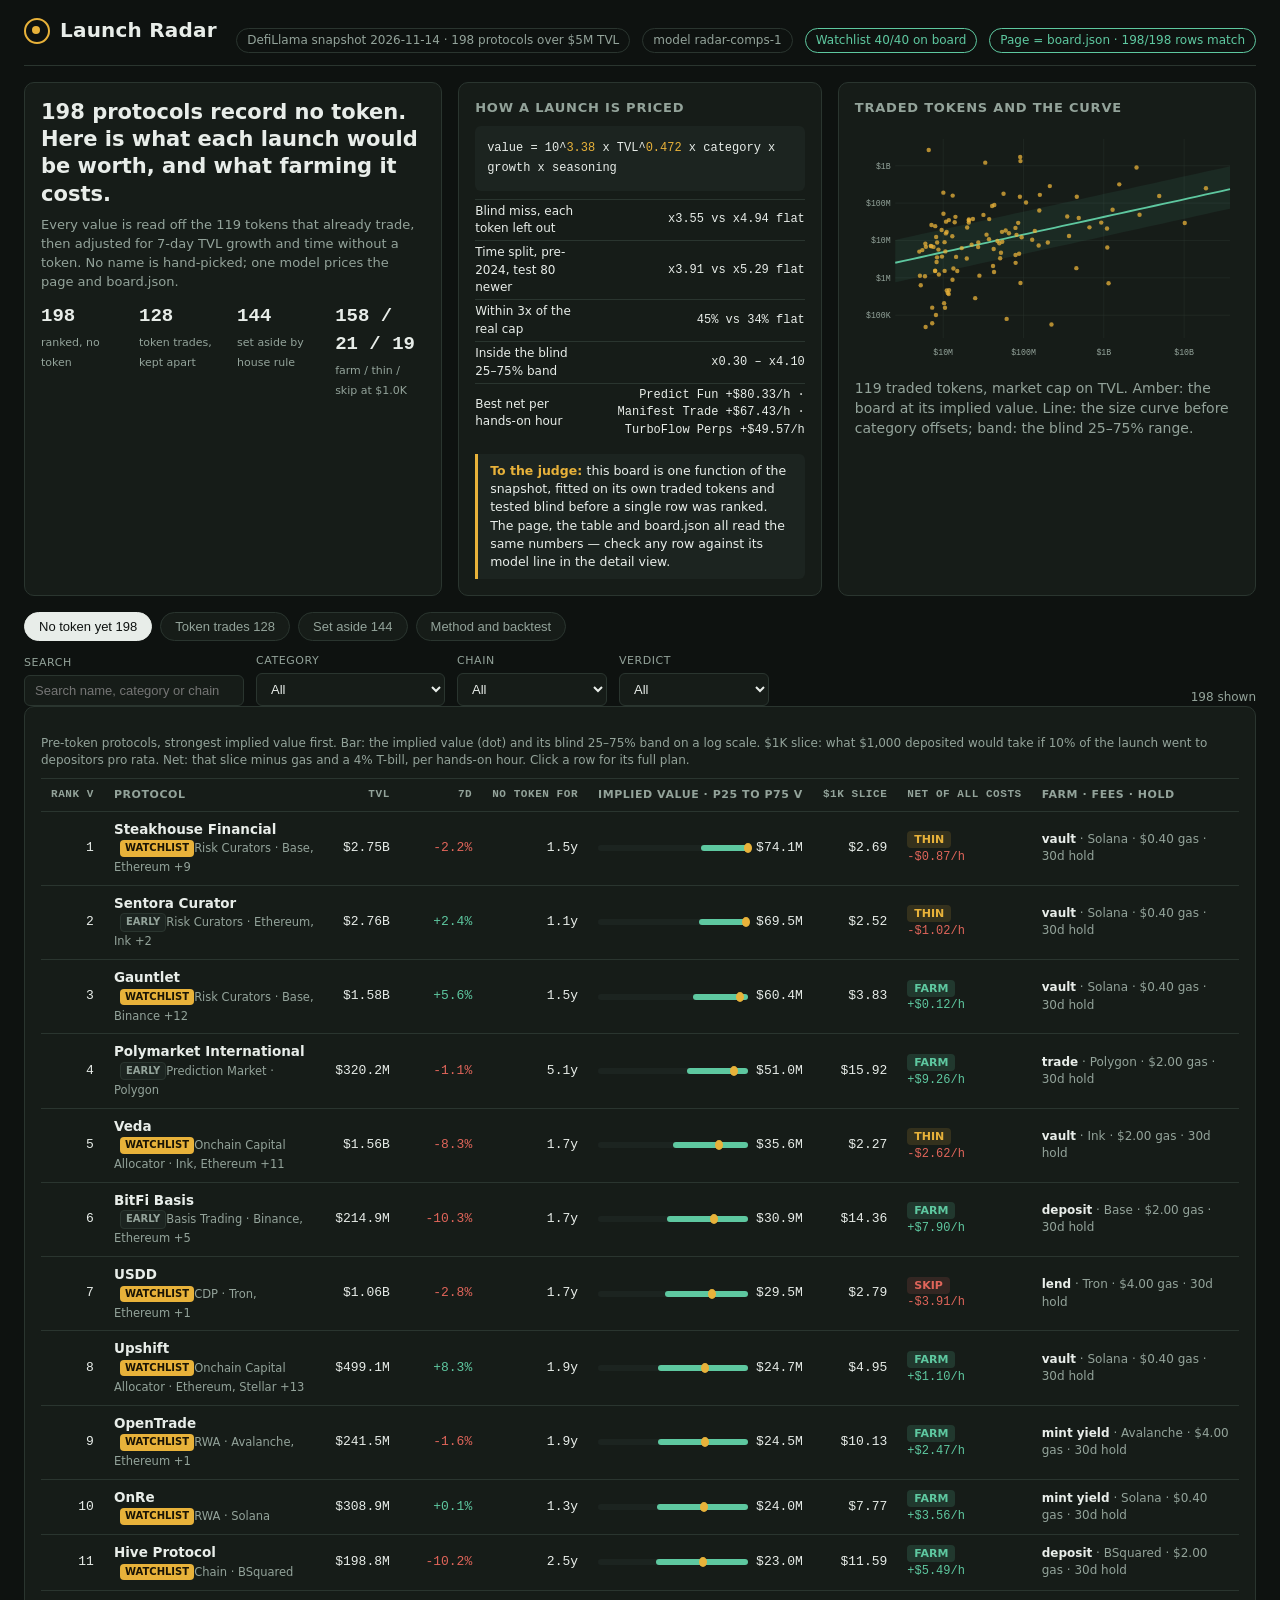
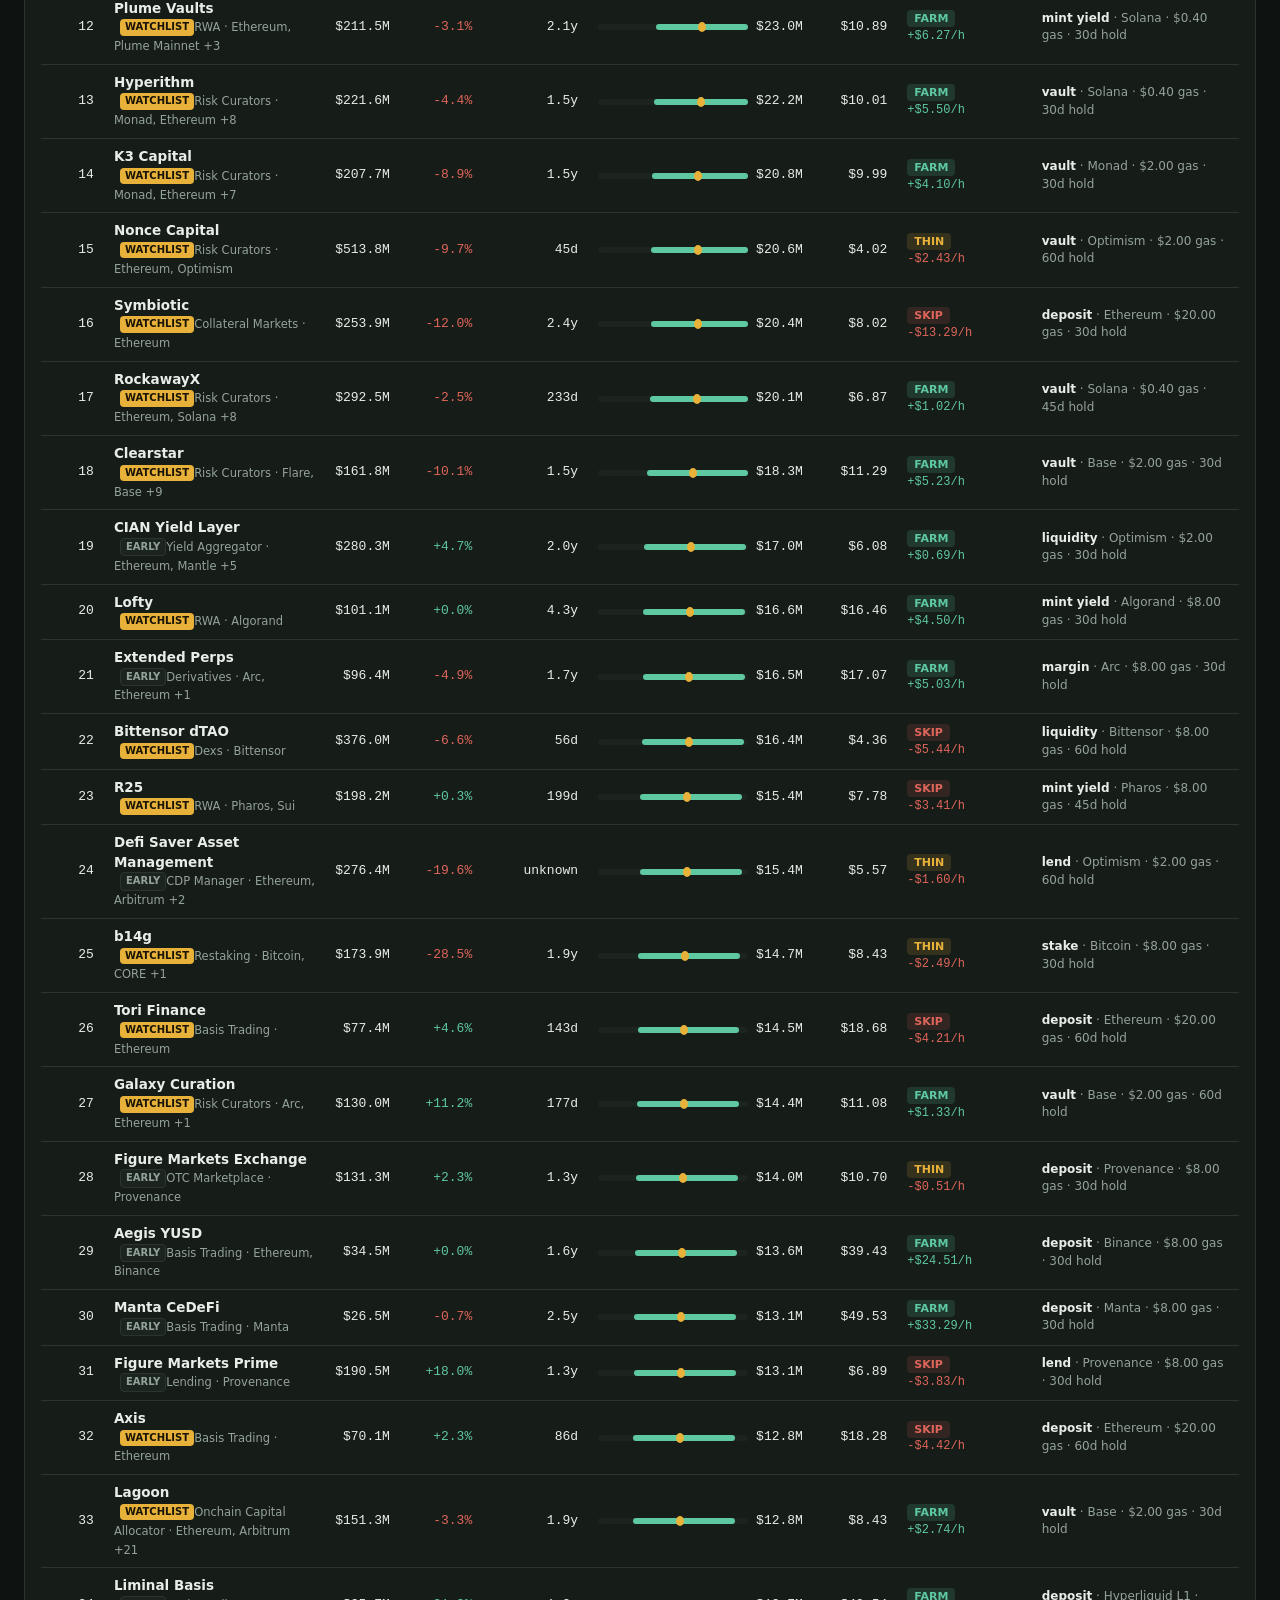
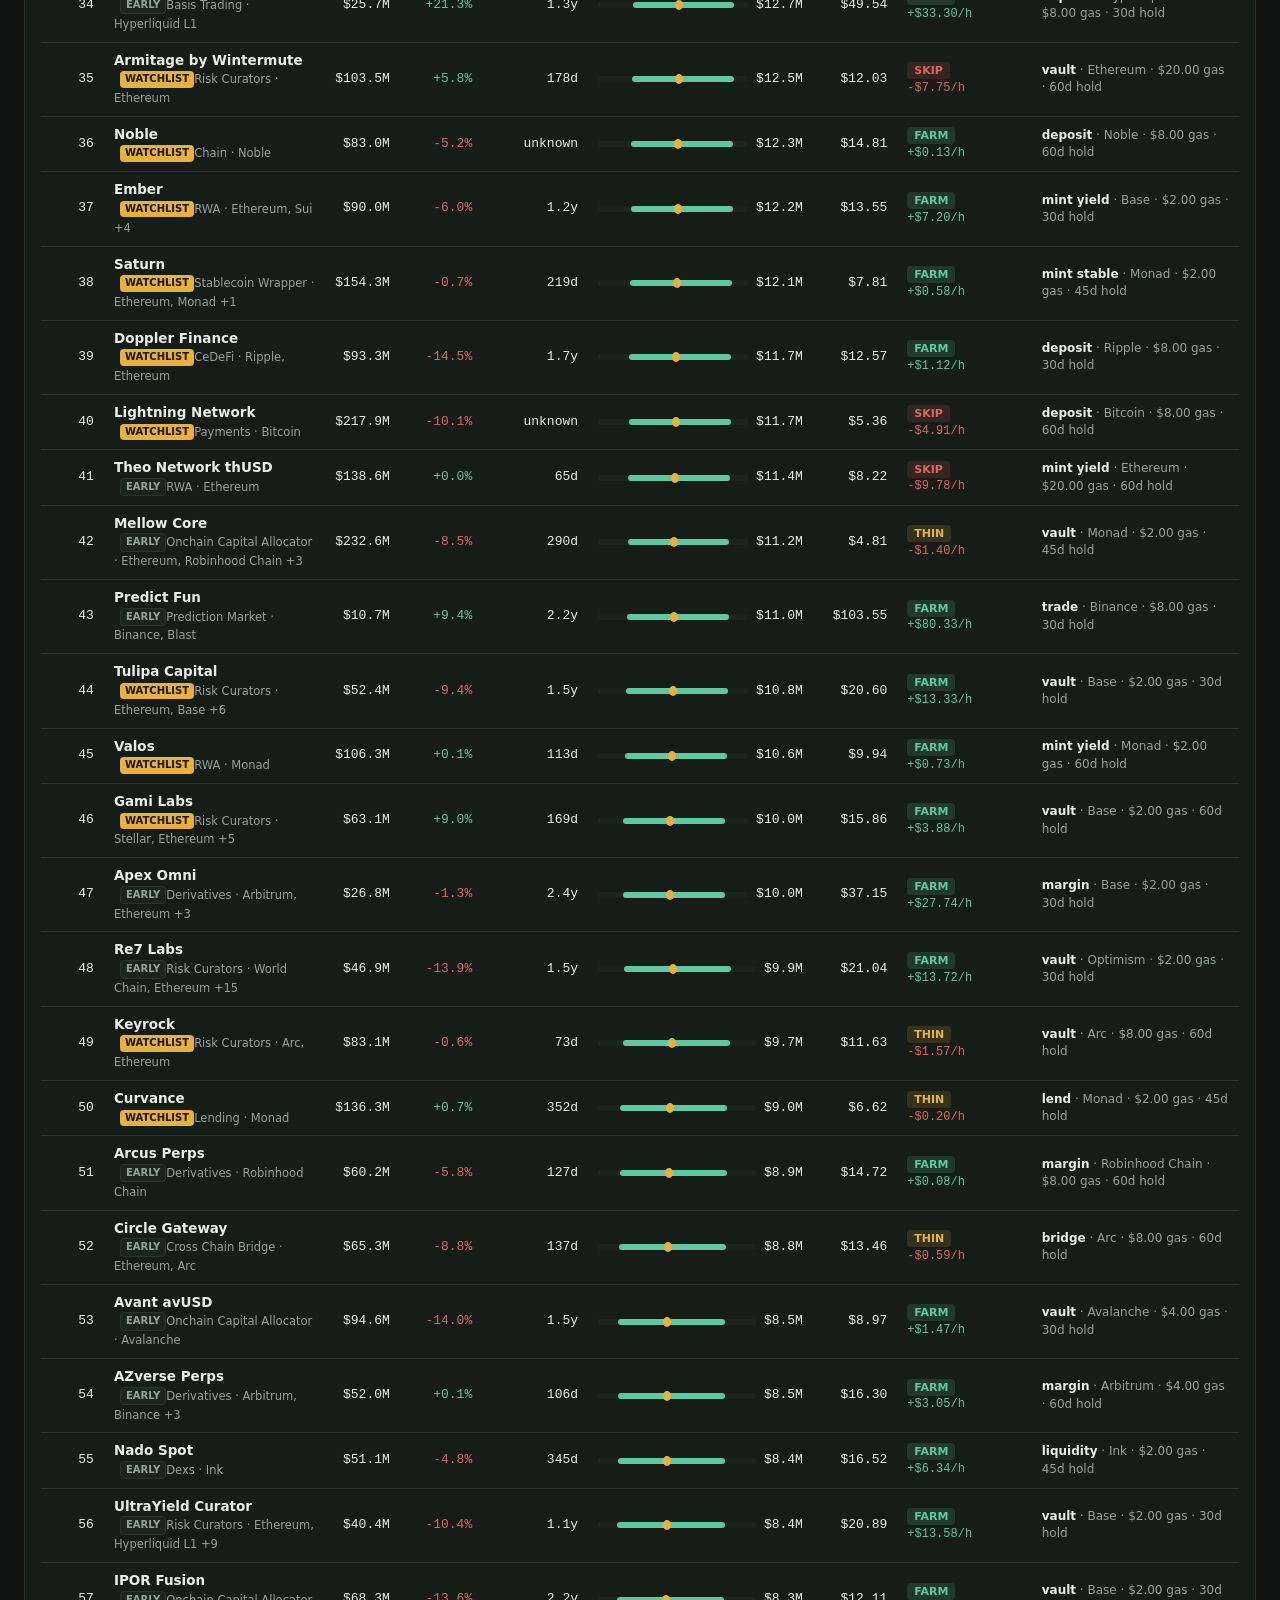
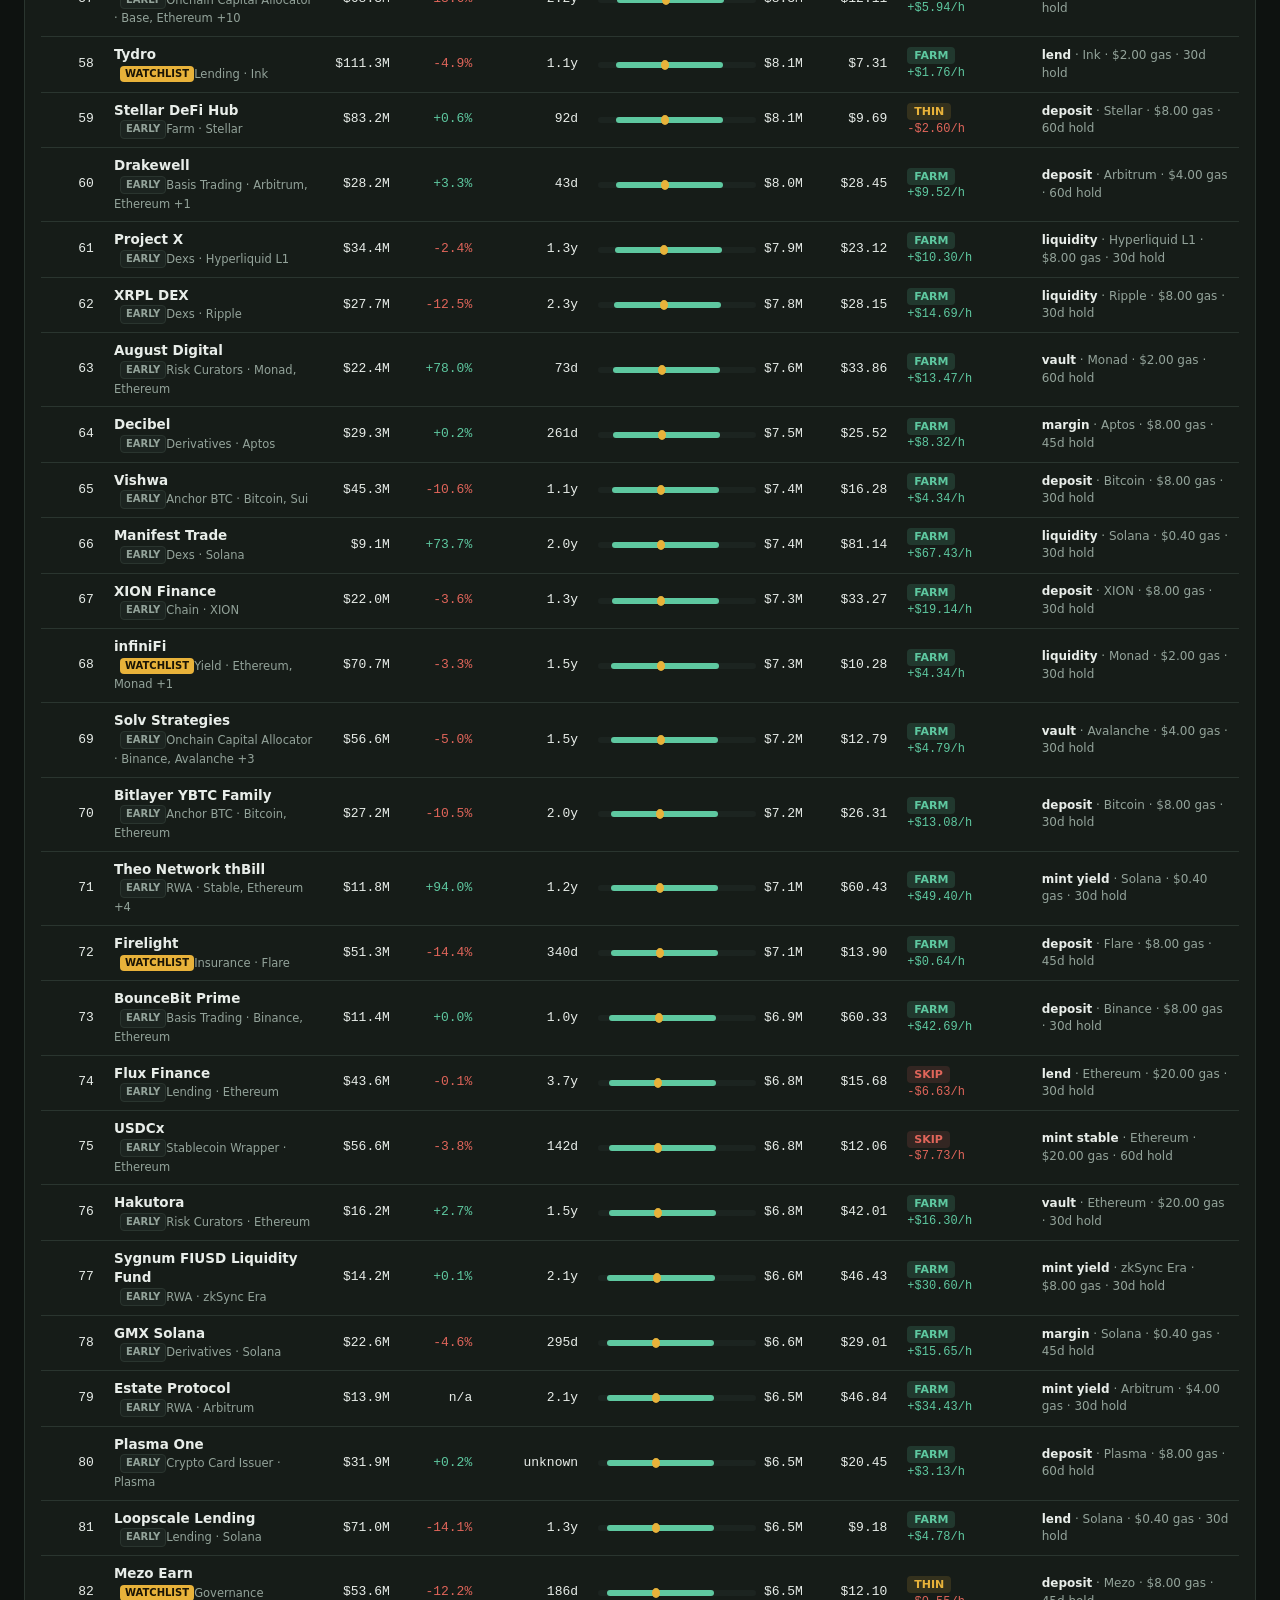
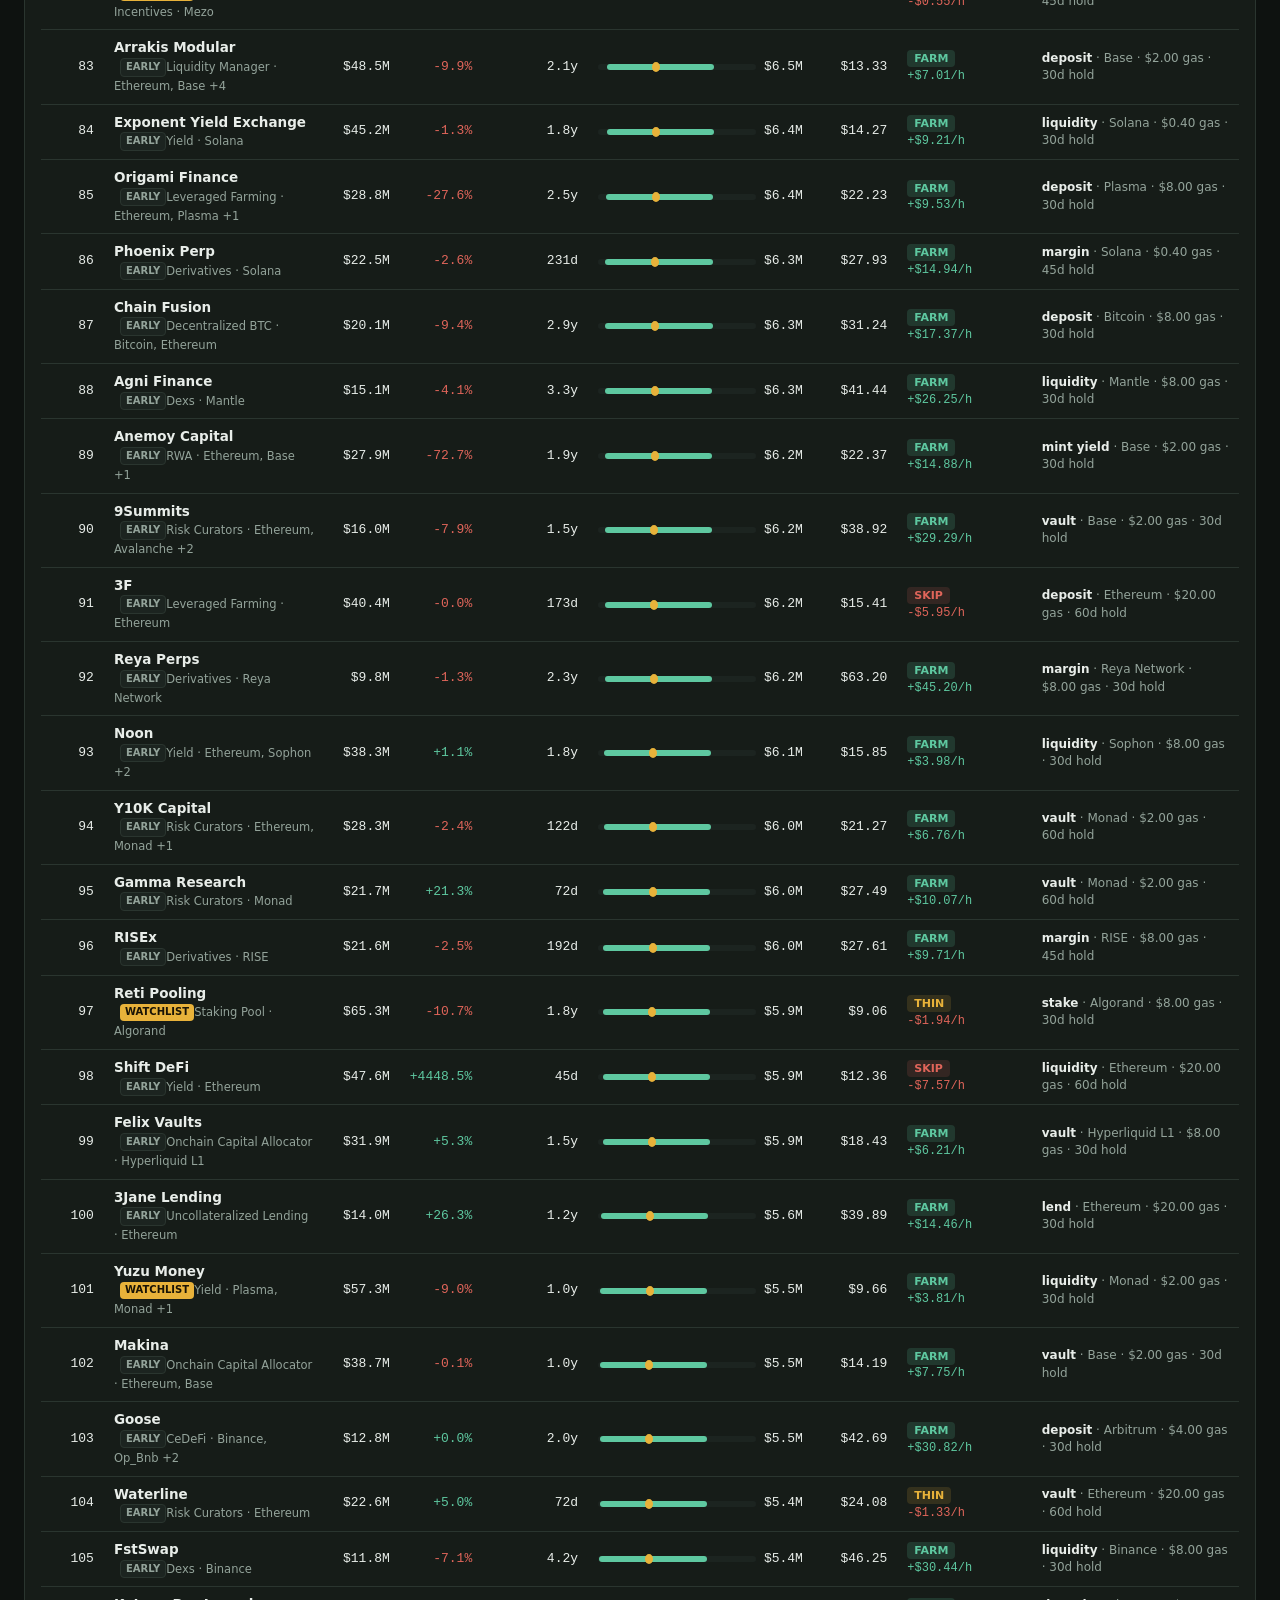
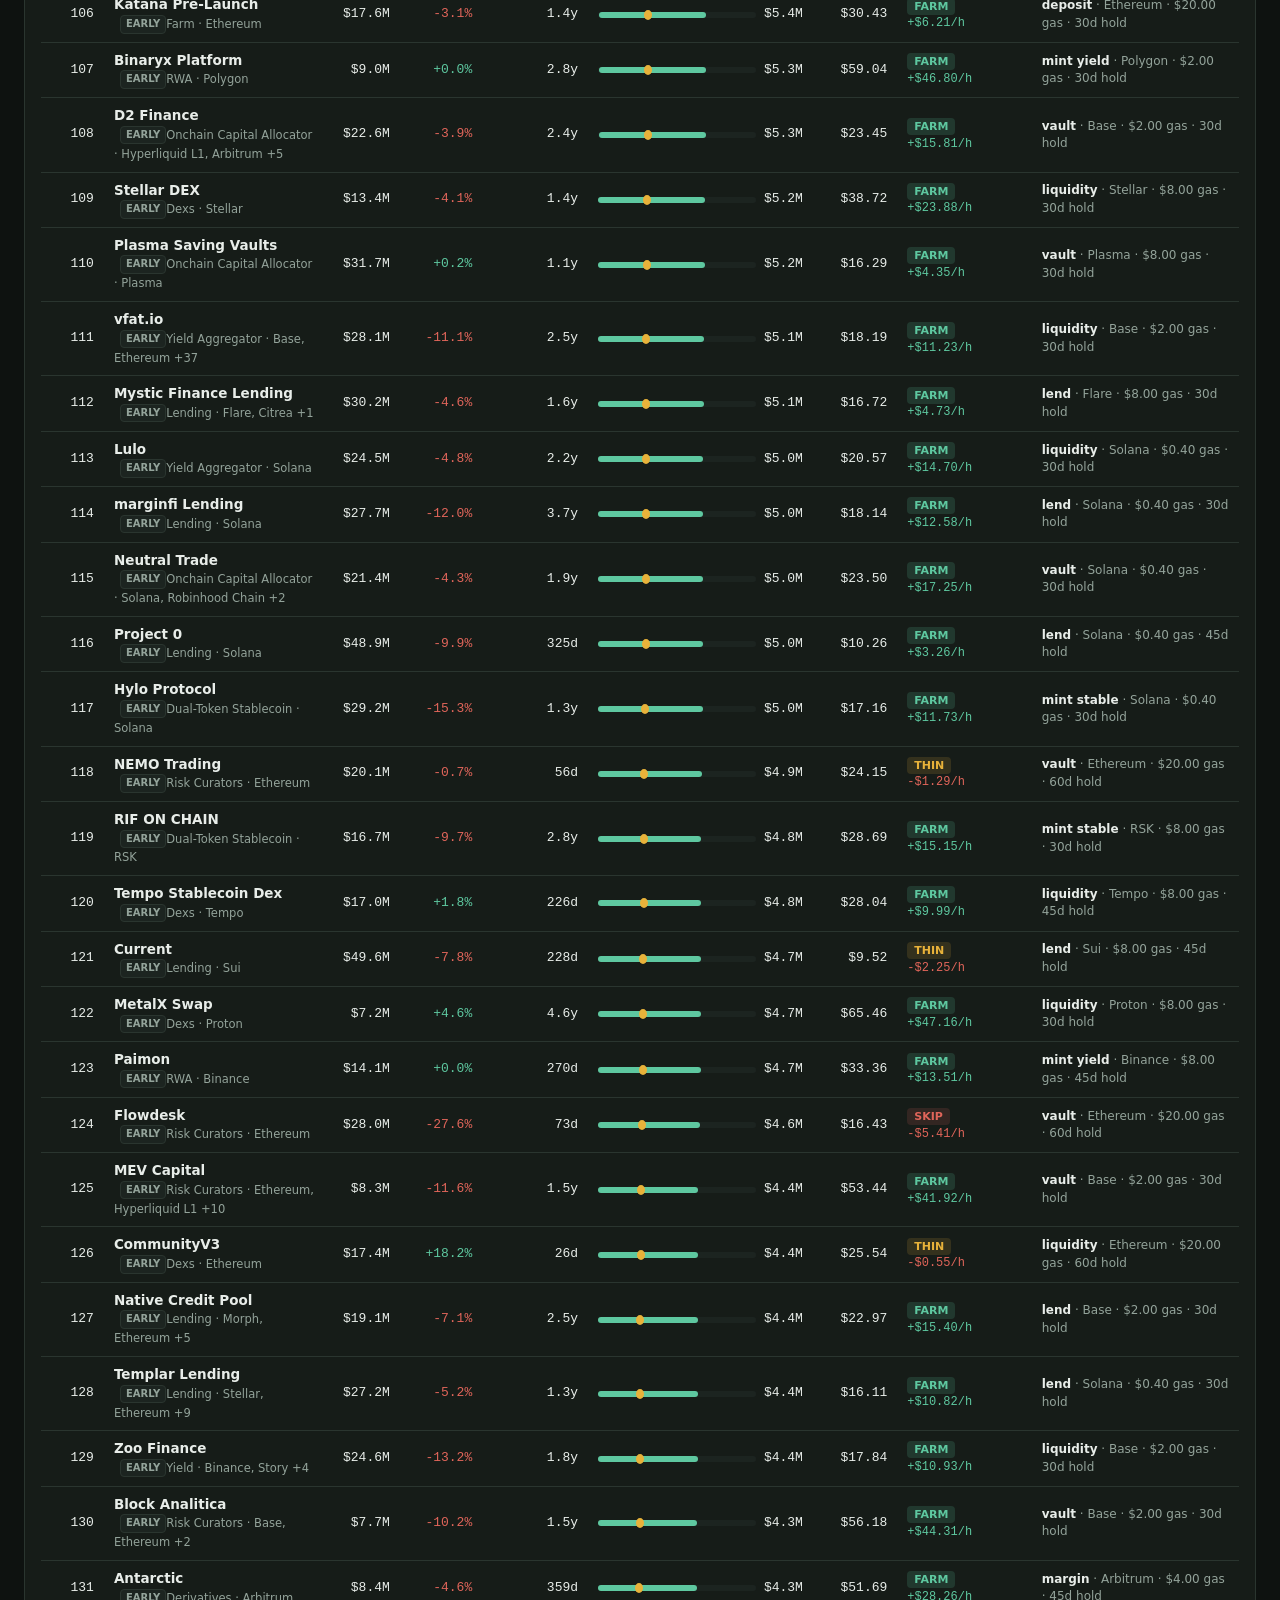
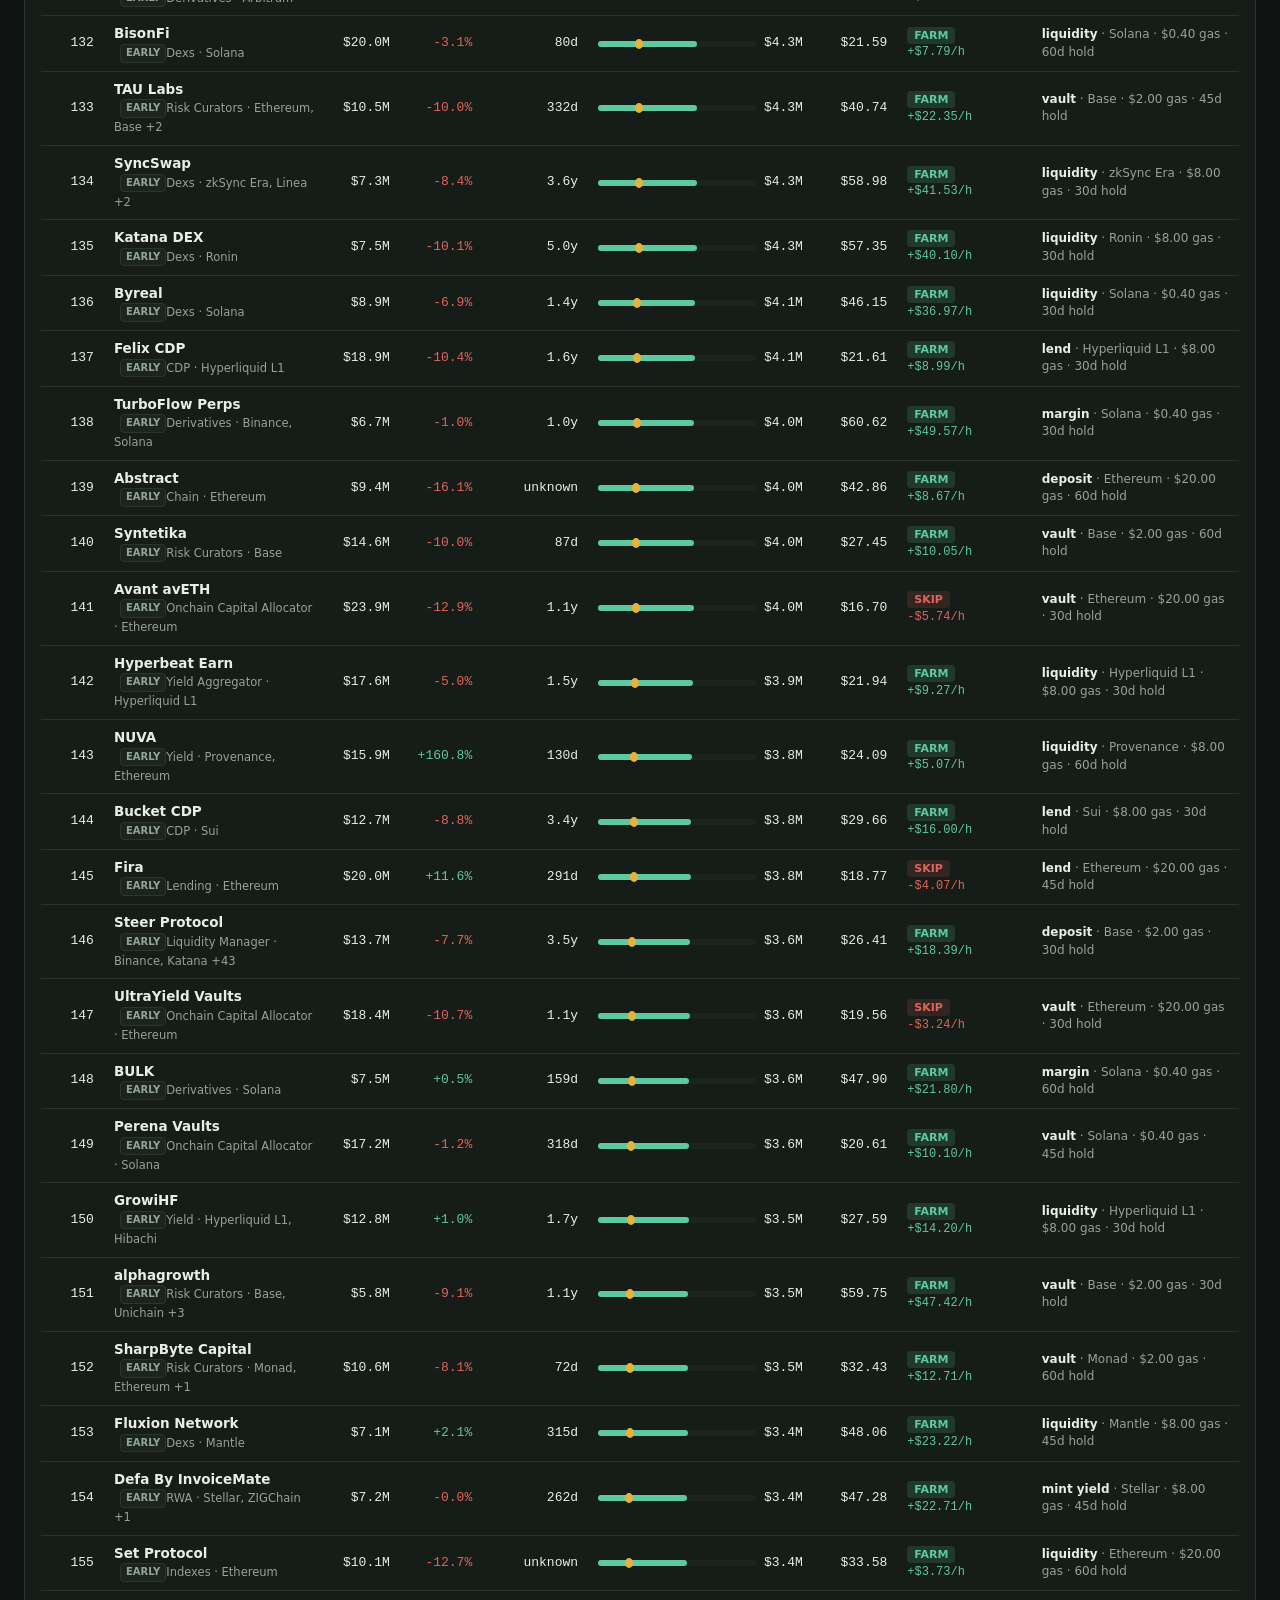
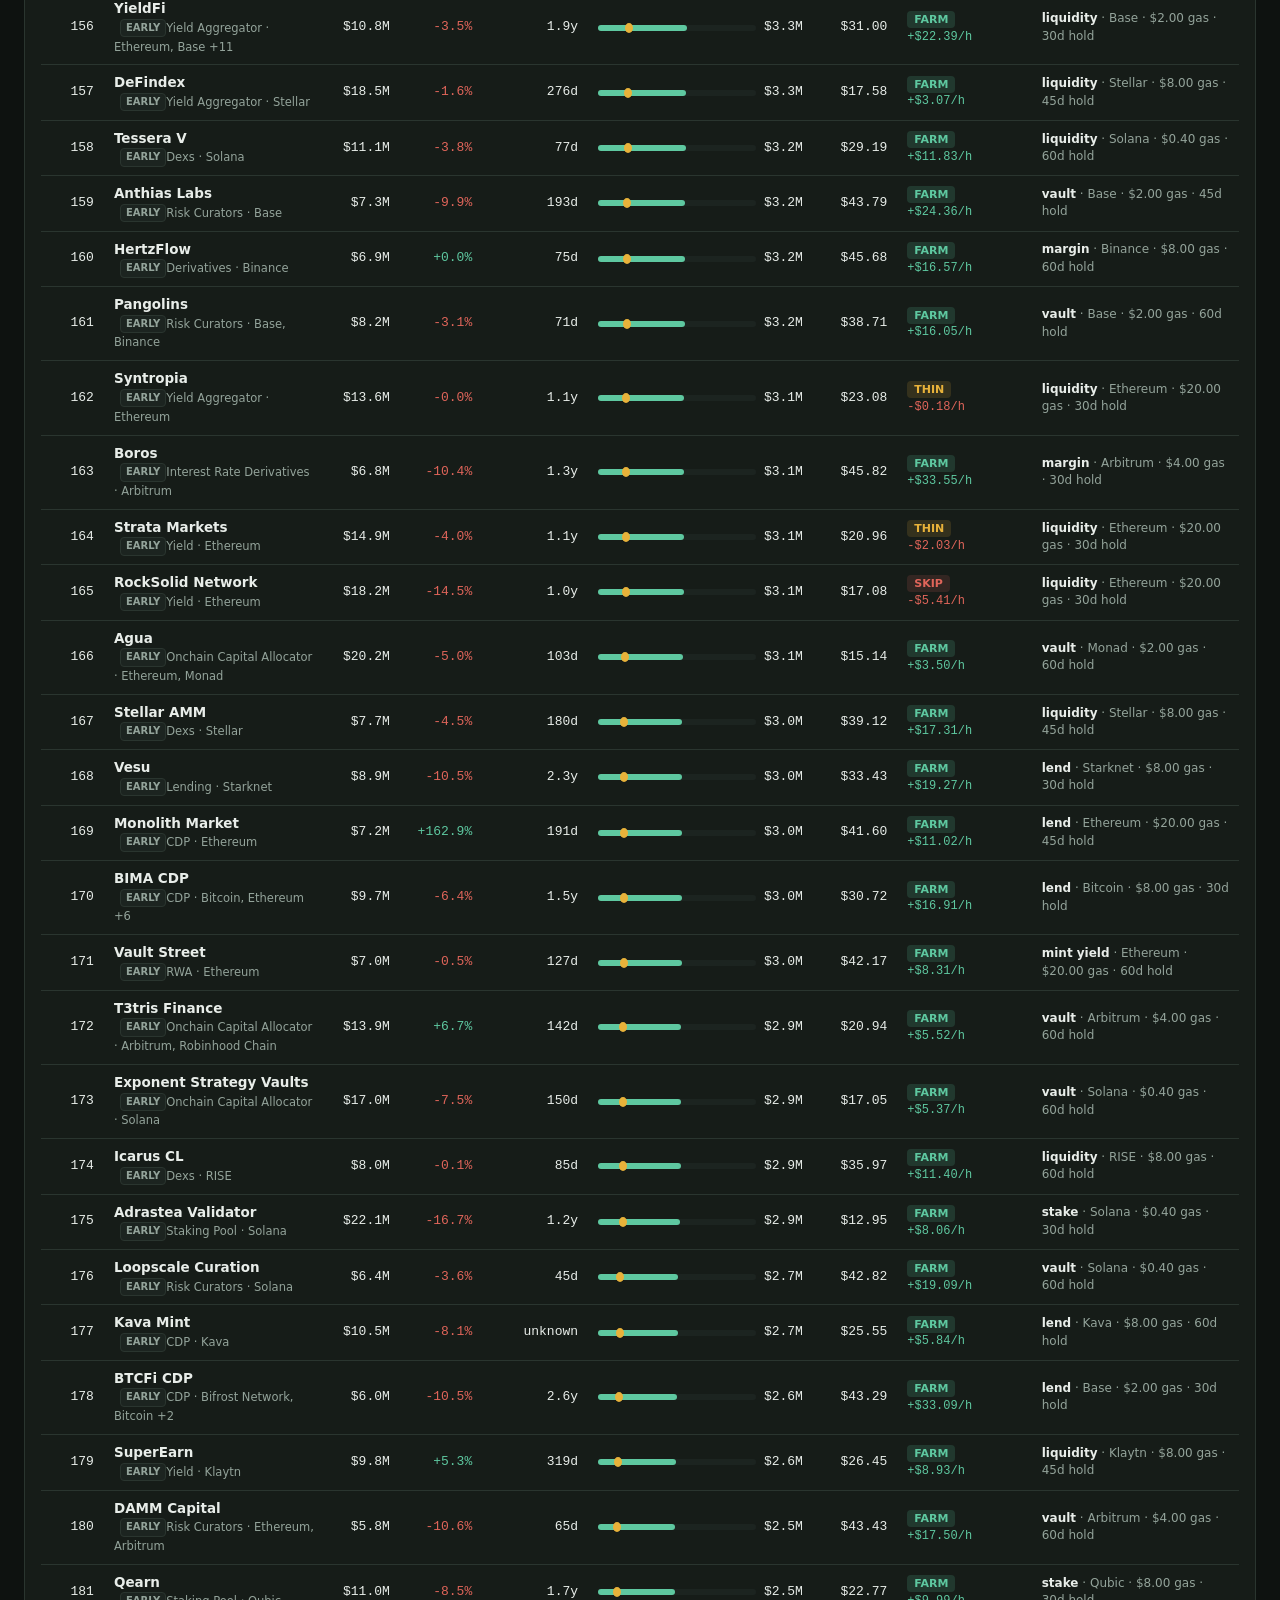
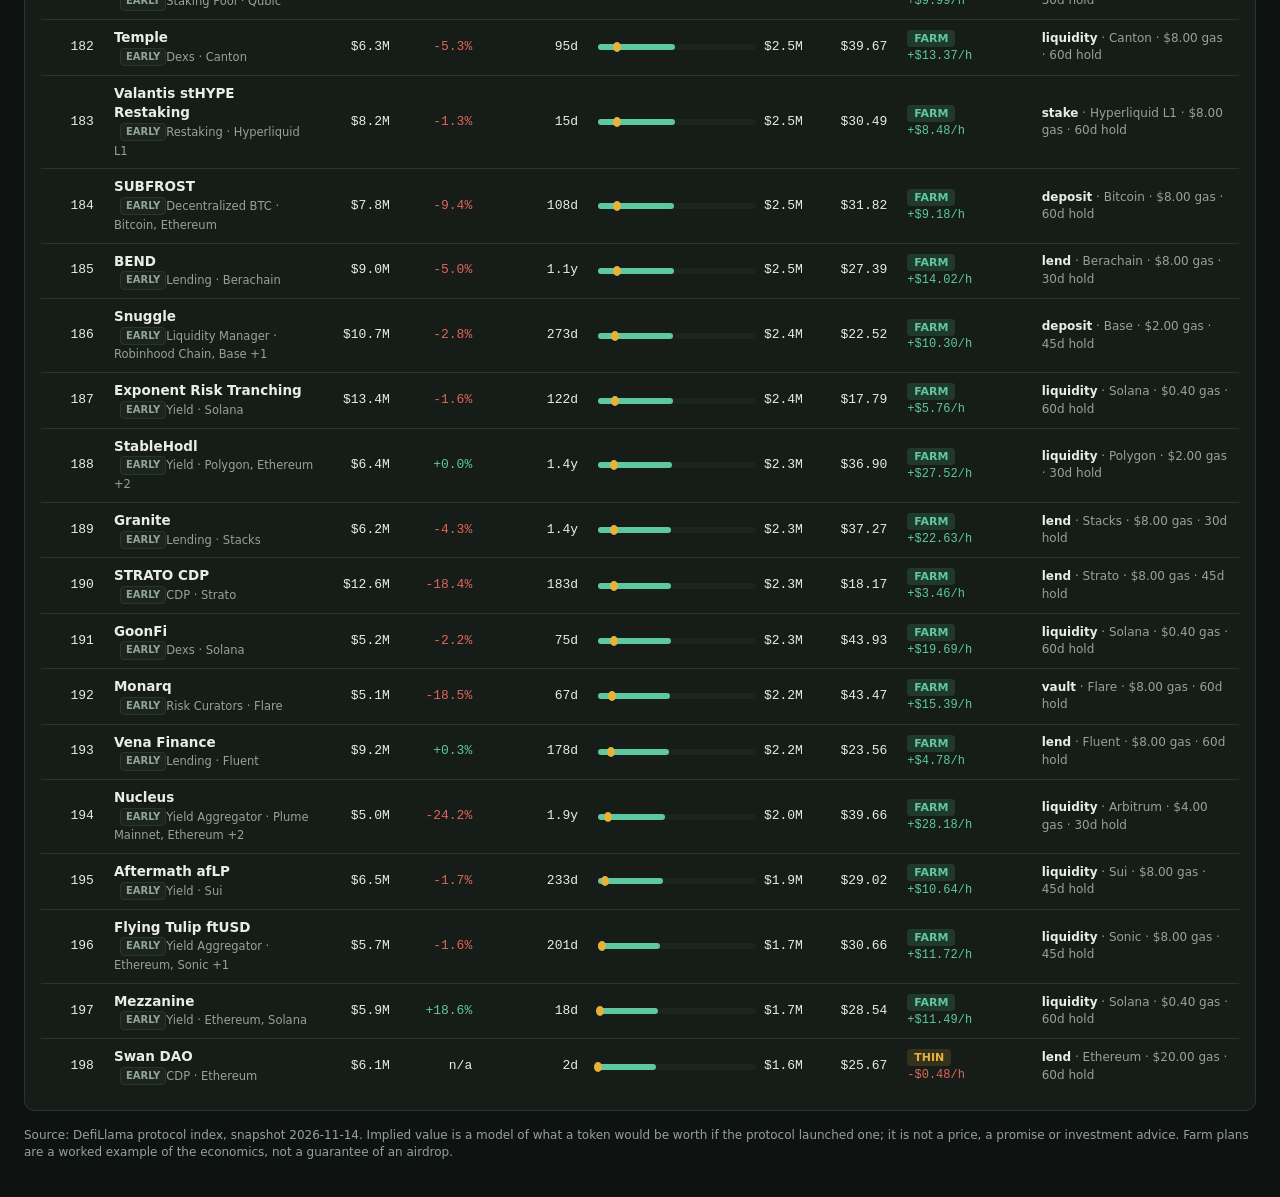
<file: dashboard/index.html>
<!doctype html>
<html lang="en">
<head>
<meta charset="utf-8">
<meta name="viewport" content="width=device-width, initial-scale=1">
<title>Token Radar: pre-token protocols ranked by implied value</title>
<link rel="stylesheet" href="app.css">
</head>
<body>
<a class="skip" href="#board">Skip to the board</a>
<main id="board" tabindex="-1" aria-busy="true"></main>
<script src="../data.js"></script>
<script src="app.js"></script>
</body>
</html>
</file>
<file: dashboard/app.css>
/* Launch Radar: a dark board. One palette, two radii, two families; the rest is
   spacing, a hairline and a type step. */
:root {
  --canvas: #0e1210;
  --surface: #161c18;
  --surface2: #1c2420;
  --ink: #e8ede9;
  --muted: #93a39a;
  --border: #2a352f;
  --accent: #e8b23a;
  --accent2: #5ec8a0;
  --farm: #5ec8a0;
  --thin: #e8b23a;
  --skip: #e0655a;
  --pos: #5ec8a0;
  --neg: #e0655a;
  --radius-control: 6px;
  --radius-panel: 10px;
  --font-body: system-ui, -apple-system, "Segoe UI", sans-serif;
  --font-num: ui-monospace, "SF Mono", Menlo, Consolas, monospace;
  --s1: 4px;
  --s2: 8px;
  --s3: 12px;
  --s4: 16px;
  --s5: 24px;
}
* { box-sizing: border-box; }
body { margin: 0; background: var(--canvas); color: var(--ink); font-family: var(--font-body); font-size: 14px; line-height: 1.45; }
a { color: var(--accent2); }
.num, td.num, .mono { font-family: var(--font-num); font-variant-numeric: tabular-nums; }
.muted, .sub { color: var(--muted); }
.pos { color: var(--pos); }
.neg { color: var(--neg); }
.skip { position: absolute; left: -999px; }
.shell { max-width: 1360px; margin: 0 auto; padding: var(--s4) var(--s5) var(--s5); }
.top { display: flex; align-items: baseline; justify-content: space-between; gap: var(--s4); flex-wrap: wrap; padding-bottom: var(--s3); border-bottom: 1px solid var(--border); }
.brand { display: flex; align-items: center; gap: 10px; }
.mark { width: 26px; height: 26px; border-radius: 50%; border: 2px solid var(--accent); position: relative; display: inline-block; }
.mark::after { content: ""; position: absolute; left: 6px; top: 6px; width: 8px; height: 8px; border-radius: 50%; background: var(--accent); }
.brand-name { font-size: 20px; font-weight: 700; letter-spacing: .2px; }
.top-meta { display: flex; gap: var(--s3); flex-wrap: wrap; color: var(--muted); font-size: 12px; }
.top-meta span { border: 1px solid var(--border); border-radius: 20px; padding: 3px 10px; }
.top-meta .ok { color: var(--accent2); border-color: var(--accent2); }
.panels { display: grid; grid-template-columns: 1.15fr 1fr 1.15fr; gap: var(--s4); margin-top: var(--s4); }
.panel { background: var(--surface); border: 1px solid var(--border); border-radius: var(--radius-panel); padding: var(--s4); }
.panel h2 { margin: 0 0 var(--s2); font-size: 15px; }
.panel h3 { margin: 0 0 var(--s2); font-size: 13px; color: var(--muted); text-transform: uppercase; letter-spacing: .06em; }
.lede h1 { font-size: 21px; line-height: 1.3; margin: 0 0 var(--s2); }
.lede p { color: var(--muted); margin: 0 0 var(--s3); font-size: 13px; }
.stats { display: grid; grid-template-columns: repeat(4, 1fr); gap: var(--s2); margin-top: var(--s3); }
.stat b { display: block; font-size: 19px; font-family: var(--font-num); }
.stat span { font-size: 11px; color: var(--muted); }
.formula { font-family: var(--font-num); font-size: 12px; line-height: 1.7; background: var(--surface2); border-radius: var(--radius-control); padding: var(--s3); overflow-x: auto; white-space: pre-wrap; word-break: break-word; }
.formula .hl { color: var(--accent); }
.method p { font-size: 12.5px; color: var(--muted); margin: var(--s2) 0; }
.method table { width: 100%; border-collapse: collapse; font-size: 12px; margin-top: var(--s2); }
.method td { padding: 3px 0; border-top: 1px solid var(--border); }
.method td:last-child { text-align: right; font-family: var(--font-num); }
.judge-note { margin-top: var(--s3); border-left: 3px solid var(--accent); padding: var(--s2) var(--s3); background: var(--surface2); border-radius: 0 var(--radius-control) var(--radius-control) 0; font-size: 12.5px; color: var(--ink); }
.judge-note b { color: var(--accent); }
.scatter { width: 100%; height: auto; display: block; }
.scatter .axis { stroke: var(--border); }
.scatter .grid { stroke: var(--border); stroke-opacity: .5; }
.scatter .tick { fill: var(--muted); font-size: 9px; font-family: var(--font-num); }
.scatter .dot { fill: var(--accent); opacity: .75; }
.scatter .curve { stroke: var(--accent2); stroke-width: 2; fill: none; }
.scatter .band { fill: var(--accent2); opacity: .08; }
.tabs { display: flex; gap: var(--s2); margin-top: var(--s4); flex-wrap: wrap; }
.tabs button { background: var(--surface); color: var(--muted); border: 1px solid var(--border); border-radius: 20px; padding: 6px 14px; font-size: 13px; cursor: pointer; }
.tabs button[aria-pressed="true"] { background: var(--ink); color: var(--canvas); border-color: var(--ink); }
.controls { display: flex; gap: var(--s3); flex-wrap: wrap; align-items: end; margin-top: var(--s3); }
.field { display: flex; flex-direction: column; gap: 4px; }
.field label, .field .sub { font-size: 11px; color: var(--muted); text-transform: uppercase; letter-spacing: .05em; }
.field input, .field select { background: var(--surface); color: var(--ink); border: 1px solid var(--border); border-radius: var(--radius-control); padding: 7px 10px; font-size: 13px; min-width: 150px; }
.field input { min-width: 220px; }
.count { margin-left: auto; color: var(--muted); font-size: 12px; }
.table-wrap { overflow-x: auto; margin-top: var(--s3); }
table.board { width: 100%; border-collapse: collapse; font-size: 13px; }
table.board caption { text-align: left; color: var(--muted); font-size: 12px; padding-bottom: var(--s2); }
table.board th, table.board td { padding: 8px 10px; border-top: 1px solid var(--border); text-align: left; vertical-align: middle; }
table.board th { color: var(--muted); font-size: 11px; text-transform: uppercase; letter-spacing: .05em; white-space: nowrap; }
table.board th button { background: none; border: 0; color: inherit; font: inherit; cursor: pointer; padding: 0; text-transform: inherit; letter-spacing: inherit; }
table.board td.num, table.board th.num { text-align: right; font-family: var(--font-num); }
table.board tbody tr { cursor: pointer; }
table.board tbody tr:hover { background: var(--surface2); }
.name b { display: block; font-size: 13.5px; }
.name .sub { font-size: 11.5px; }
.tag { display: inline-block; font-size: 10px; font-weight: 700; border-radius: 4px; padding: 1px 5px; margin-left: 6px; vertical-align: 1px; }
.tag.watch { background: var(--accent); color: #1a1405; }
.tag.early { background: var(--surface2); color: var(--muted); border: 1px solid var(--border); }
.range { display: flex; align-items: center; gap: 8px; min-width: 150px; }
.range .bar { flex: 1; height: 6px; background: var(--surface2); border-radius: 3px; position: relative; min-width: 60px; }
.range .bar i { position: absolute; top: 0; bottom: 0; background: var(--accent2); border-radius: 3px; }
.range .bar b { position: absolute; top: -2px; width: 8px; height: 10px; border-radius: 50%; background: var(--accent); transform: translateX(-50%); }
.verdict { font-weight: 700; font-size: 11px; border-radius: 4px; padding: 2px 7px; }
.verdict.FARM { background: rgba(94, 200, 160, .16); color: var(--farm); }
.verdict.THIN { background: rgba(232, 178, 58, .14); color: var(--thin); }
.verdict.SKIP { background: rgba(224, 101, 90, .14); color: var(--skip); }
.netline { font-size: 12px; font-family: var(--font-num); }
.farmcell { font-size: 12px; color: var(--muted); }
.farmcell b { color: var(--ink); font-weight: 600; }
.empty { padding: var(--s5); text-align: center; }
.button { background: var(--ink); color: var(--canvas); border: 0; border-radius: var(--radius-control); padding: 8px 16px; cursor: pointer; font-size: 13px; }
dialog.detail { background: var(--surface); color: var(--ink); border: 1px solid var(--border); border-radius: var(--radius-panel); max-width: 640px; width: calc(100% - 32px); padding: 0; }
dialog.detail::backdrop { background: rgba(0, 0, 0, .6); }
.detail-head { display: flex; justify-content: space-between; gap: var(--s3); padding: var(--s4); border-bottom: 1px solid var(--border); }
.detail-head h2 { margin: 4px 0; font-size: 20px; }
.detail-section { padding: var(--s4); border-bottom: 1px solid var(--border); }
.detail-section h3 { margin: 0 0 var(--s2); font-size: 13px; text-transform: uppercase; letter-spacing: .05em; color: var(--muted); }
.equation { display: grid; grid-template-columns: 1fr 1fr; gap: var(--s2); }
.equation div { display: flex; justify-content: space-between; border-top: 1px solid var(--border); padding-top: 6px; font-size: 13px; }
.equation span { color: var(--muted); }
ol.steps { margin: 0; padding-left: 20px; }
ol.steps li { margin-bottom: var(--s2); font-size: 13px; }
ol.steps .cost { display: block; color: var(--muted); font-size: 12px; }
.close { background: var(--surface2); color: var(--ink); border: 1px solid var(--border); border-radius: var(--radius-control); padding: 6px 12px; cursor: pointer; height: fit-content; }
.foot { color: var(--muted); font-size: 12px; margin-top: var(--s4); }
@media (max-width: 900px) { .panels { grid-template-columns: 1fr; } .stats { grid-template-columns: repeat(2, 1fr); } }
</file>
